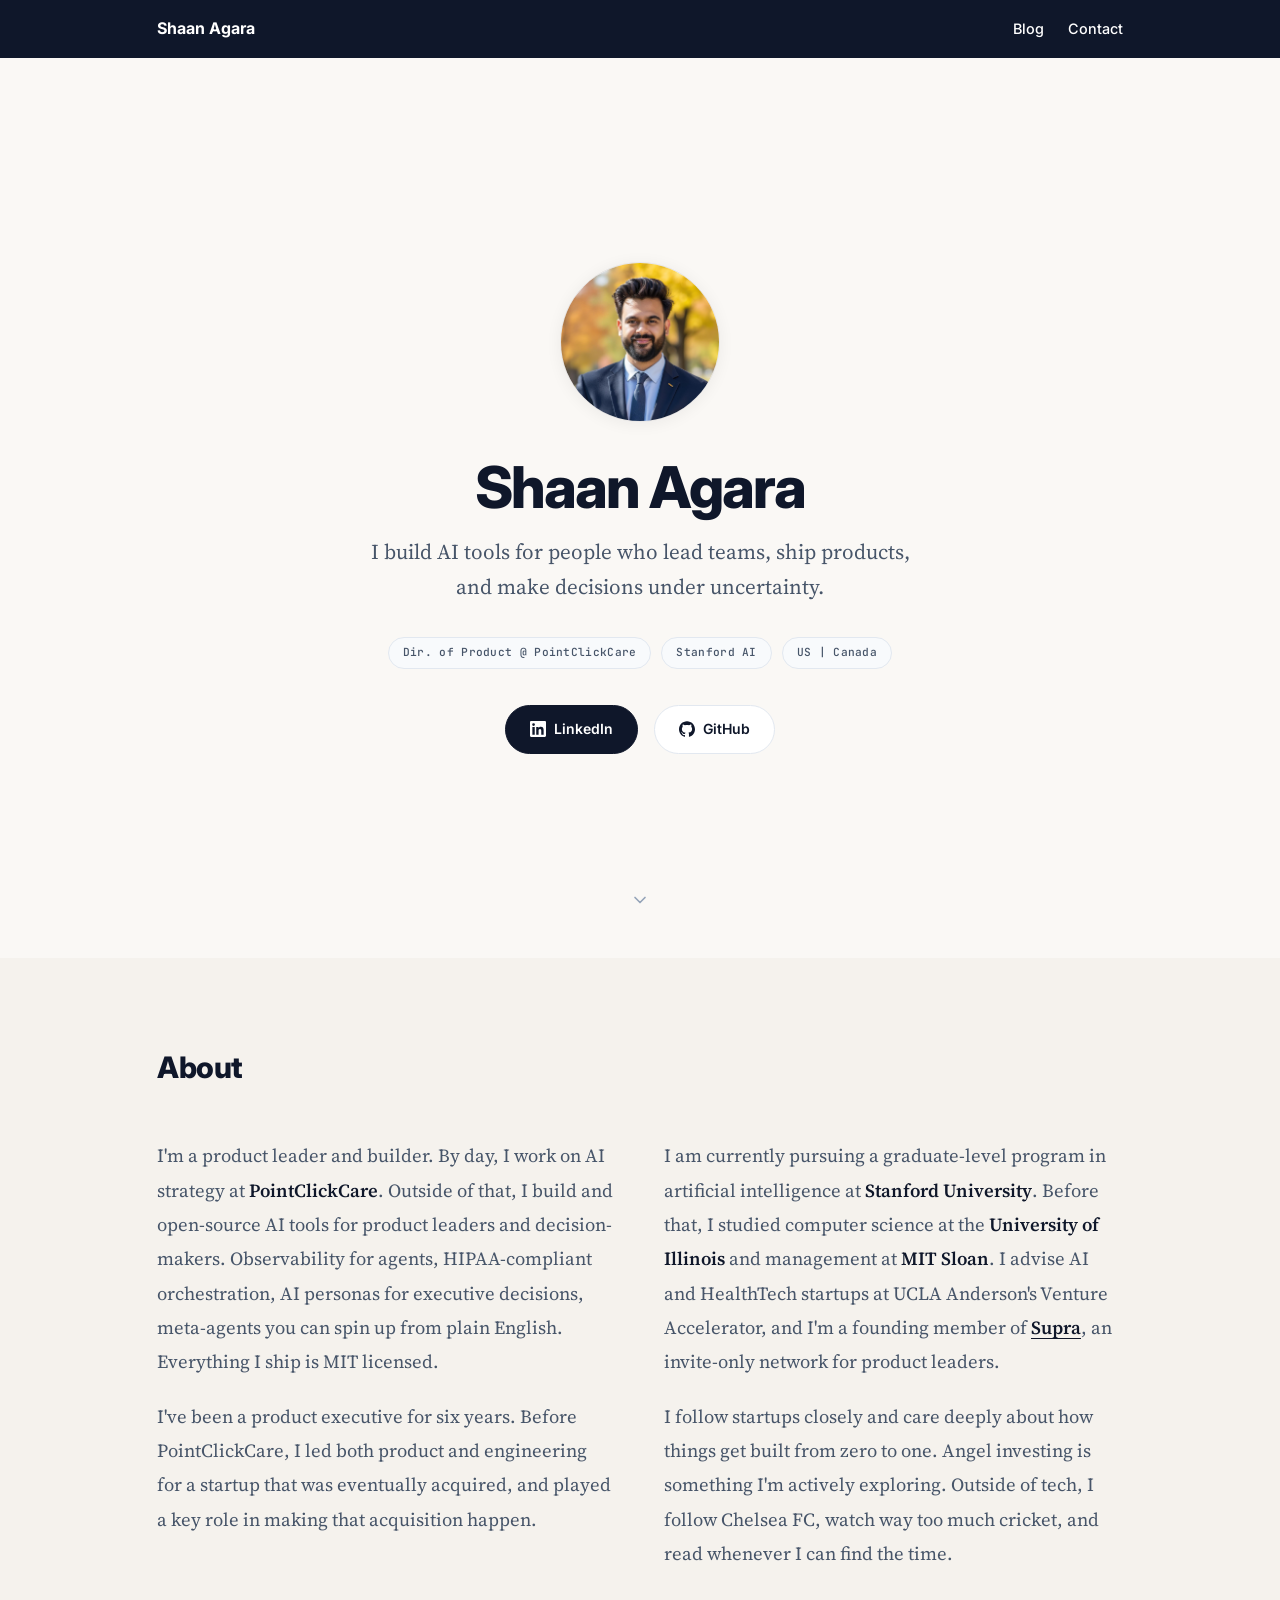
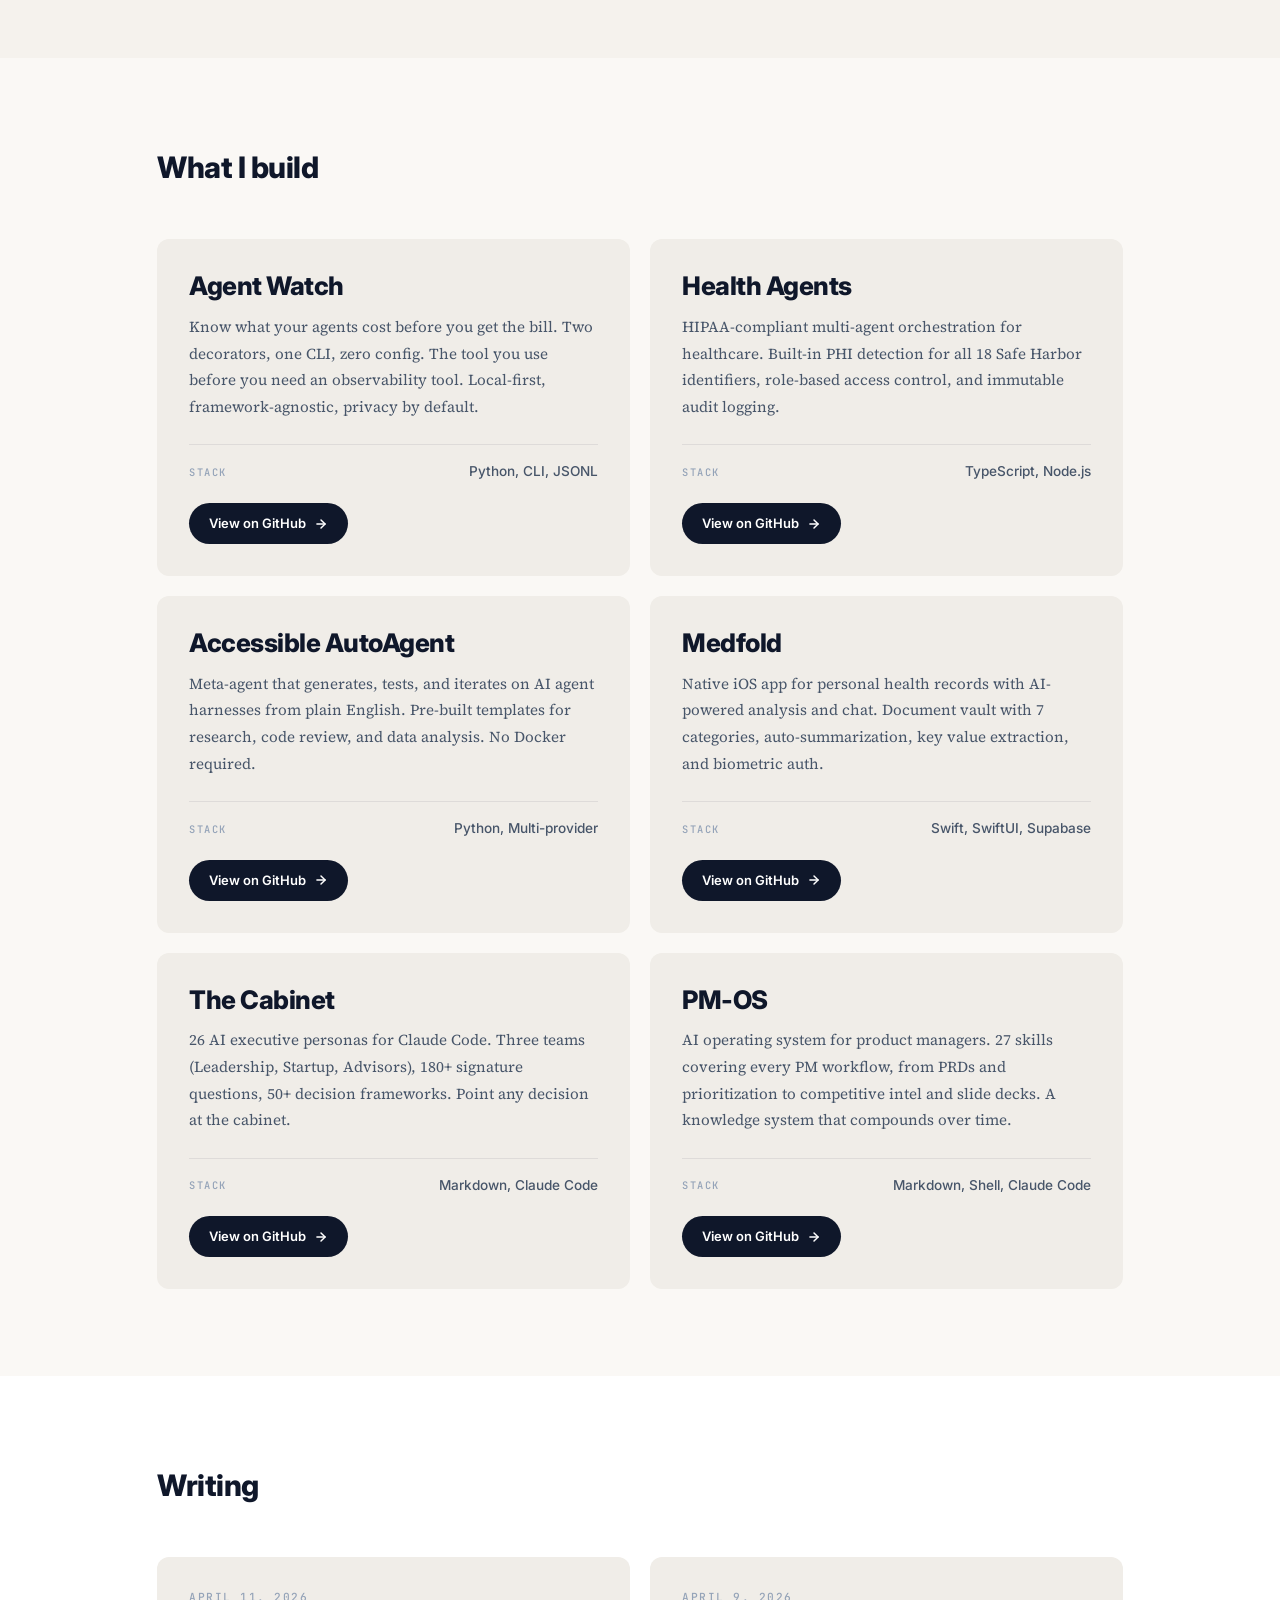
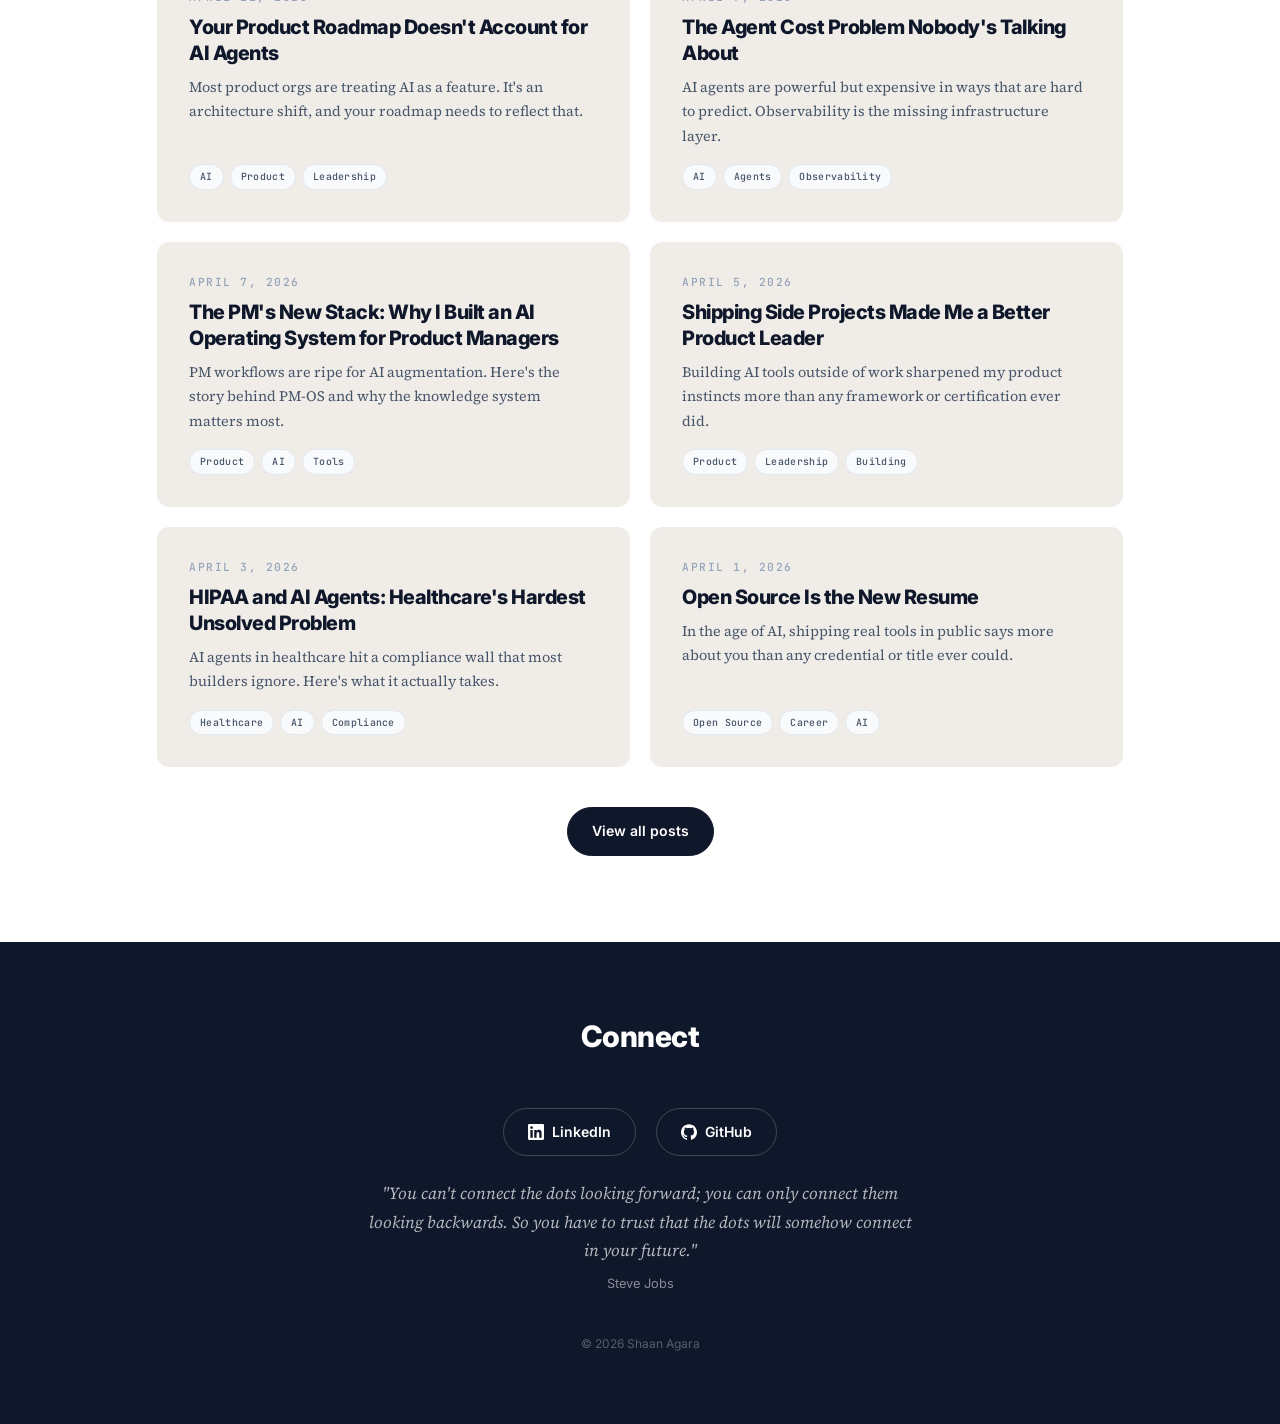
<file: index.html>
<!DOCTYPE html>
<html lang="en">
<head>
<meta charset="UTF-8">
<meta name="viewport" content="width=device-width, initial-scale=1.0">
<title>Shaan Agara</title>
<meta name="description" content="I build AI tools for people who lead teams, ship products, and make decisions under uncertainty.">
<meta property="og:title" content="Shaan Agara">
<meta property="og:description" content="I build AI tools for people who lead teams, ship products, and make decisions under uncertainty.">
<meta property="og:url" content="https://shaanagara.com">
<meta property="og:type" content="website">
<meta property="og:image" content="https://shaanagara.com/og-image.png">
<meta name="twitter:card" content="summary_large_image">
<meta name="twitter:title" content="Shaan Agara">
<meta name="twitter:description" content="I build AI tools for people who lead teams, ship products, and make decisions under uncertainty.">
<meta name="twitter:image" content="https://shaanagara.com/og-image.png">
<link rel="canonical" href="https://shaanagara.com/">
<link rel="preconnect" href="https://fonts.googleapis.com">
<link rel="preconnect" href="https://fonts.gstatic.com" crossorigin>
<link href="https://fonts.googleapis.com/css2?family=Inter:wght@400;500;600;700;800&family=JetBrains+Mono:wght@400;500&family=Source+Serif+4:ital,opsz,wght@0,8..60,400;0,8..60,500;0,8..60,600;1,8..60,400&display=swap" rel="stylesheet">
<link rel="icon" type="image/svg+xml" href="data:image/svg+xml,%3Csvg xmlns='http://www.w3.org/2000/svg' viewBox='0 0 32 32'%3E%3Ctext x='4' y='26' font-size='28'%3E%E2%9A%A1%3C/text%3E%3C/svg%3E">
<link rel="stylesheet" href="styles.css">
</head>
<body>

<!-- NAV -->
<nav class="site-nav">
  <a href="/" class="site-nav-brand">Shaan Agara</a>
  <div class="site-nav-links">
    <a href="/blog/" class="site-nav-link">Blog</a>
    <a href="/contact.html" class="site-nav-link">Contact</a>
  </div>
</nav>

<!-- HERO -->
<section class="hero bg-warm">
  <div class="hero-content">
    <img src="shaan-agara.jpeg" alt="Shaan Agara" class="headshot" loading="eager">
    <h1>Shaan Agara</h1>
    <p class="tagline">I build AI tools for people who lead teams, ship products, and make decisions under uncertainty.</p>
    <div class="pills">
      <span class="pill">Dir. of Product @ PointClickCare</span>
      <span class="pill">Stanford AI</span>
      <span class="pill">US | Canada</span>
    </div>
    <div class="hero-links">
      <a href="https://www.linkedin.com/in/shaan-agara/" class="hero-link" target="_blank" rel="noopener">
        <svg viewBox="0 0 24 24"><path d="M20.447 20.452h-3.554v-5.569c0-1.328-.027-3.037-1.852-3.037-1.853 0-2.136 1.445-2.136 2.939v5.667H9.351V9h3.414v1.561h.046c.477-.9 1.637-1.85 3.37-1.85 3.601 0 4.267 2.37 4.267 5.455v6.286zM5.337 7.433a2.062 2.062 0 01-2.063-2.065 2.064 2.064 0 112.063 2.065zm1.782 13.019H3.555V9h3.564v11.452zM22.225 0H1.771C.792 0 0 .774 0 1.729v20.542C0 23.227.792 24 1.771 24h20.451C23.2 24 24 23.227 24 22.271V1.729C24 .774 23.2 0 22.222 0h.003z"/></svg>
        LinkedIn
      </a>
      <a href="https://github.com/shaan-ad" class="hero-link secondary" target="_blank" rel="noopener">
        <svg viewBox="0 0 24 24"><path d="M12 .297c-6.63 0-12 5.373-12 12 0 5.303 3.438 9.8 8.205 11.385.6.113.82-.258.82-.577 0-.285-.01-1.04-.015-2.04-3.338.724-4.042-1.61-4.042-1.61C4.422 18.07 3.633 17.7 3.633 17.7c-1.087-.744.084-.729.084-.729 1.205.084 1.838 1.236 1.838 1.236 1.07 1.835 2.809 1.305 3.495.998.108-.776.417-1.305.76-1.605-2.665-.3-5.466-1.332-5.466-5.93 0-1.31.465-2.38 1.235-3.22-.135-.303-.54-1.523.105-3.176 0 0 1.005-.322 3.3 1.23.96-.267 1.98-.399 3-.405 1.02.006 2.04.138 3 .405 2.28-1.552 3.285-1.23 3.285-1.23.645 1.653.24 2.873.12 3.176.765.84 1.23 1.91 1.23 3.22 0 4.61-2.805 5.625-5.475 5.92.42.36.81 1.096.81 2.22 0 1.606-.015 2.896-.015 3.286 0 .315.21.69.825.57C20.565 22.092 24 17.592 24 12.297c0-6.627-5.373-12-12-12"/></svg>
        GitHub
      </a>
    </div>
  </div>
  <div class="scroll-hint">
    <svg viewBox="0 0 24 24"><polyline points="6 9 12 15 18 9"></polyline></svg>
  </div>
</section>

<hr class="section-divider">

<!-- ABOUT -->
<section class="section bg-cream about-section">
  <div class="container">
    <div class="section-label fade-in">About</div>
    <div class="about-grid fade-in">
      <div class="about">
        <p>I'm a product leader and builder. By day, I work on AI strategy at <strong>PointClickCare</strong>. Outside of that, I build and open-source AI tools for product leaders and decision-makers. Observability for agents, HIPAA-compliant orchestration, AI personas for executive decisions, meta-agents you can spin up from plain English. Everything I ship is MIT licensed.</p>
        <p>I've been a product executive for six years. Before PointClickCare, I led both product and engineering for a startup that was eventually acquired, and played a key role in making that acquisition happen.</p>
      </div>
      <div class="about">
        <p>I am currently pursuing a graduate-level program in artificial intelligence at <strong>Stanford University</strong>. Before that, I studied computer science at the <strong>University of Illinois</strong> and management at <strong>MIT Sloan</strong>. I advise AI and HealthTech startups at UCLA Anderson's Venture Accelerator, and I'm a founding member of <a href="https://joinsupra.com" target="_blank" rel="noopener">Supra</a>, an invite-only network for product leaders.</p>
        <p>I follow startups closely and care deeply about how things get built from zero to one. Angel investing is something I'm actively exploring. Outside of tech, I follow Chelsea FC, watch way too much cricket, and read whenever I can find the time.</p>
      </div>
    </div>
  </div>
</section>

<hr class="section-divider">

<!-- PROJECTS -->
<section class="section bg-warm">
  <div class="container">
    <div class="section-label fade-in">What I build</div>
    <div class="projects-grid">

      <div class="project-card fade-in">
        <div class="project-name">Agent Watch</div>
        <p class="project-desc">Know what your agents cost before you get the bill. Two decorators, one CLI, zero config. The tool you use before you need an observability tool. Local-first, framework-agnostic, privacy by default.</p>
        <div class="project-meta">
          <span class="project-meta-label">STACK</span>
          <span class="project-meta-value">Python, CLI, JSONL</span>
        </div>
        <a href="https://github.com/shaan-ad/agent-watch" class="project-cta" target="_blank" rel="noopener">
          View on GitHub <svg viewBox="0 0 24 24"><line x1="5" y1="12" x2="19" y2="12"></line><polyline points="12 5 19 12 12 19"></polyline></svg>
        </a>
      </div>

      <div class="project-card fade-in">
        <div class="project-name">Health Agents</div>
        <p class="project-desc">HIPAA-compliant multi-agent orchestration for healthcare. Built-in PHI detection for all 18 Safe Harbor identifiers, role-based access control, and immutable audit logging.</p>
        <div class="project-meta">
          <span class="project-meta-label">STACK</span>
          <span class="project-meta-value">TypeScript, Node.js</span>
        </div>
        <a href="https://github.com/shaan-ad/health-agents" class="project-cta" target="_blank" rel="noopener">
          View on GitHub <svg viewBox="0 0 24 24"><line x1="5" y1="12" x2="19" y2="12"></line><polyline points="12 5 19 12 12 19"></polyline></svg>
        </a>
      </div>

      <div class="project-card fade-in">
        <div class="project-name">Accessible AutoAgent</div>
        <p class="project-desc">Meta-agent that generates, tests, and iterates on AI agent harnesses from plain English. Pre-built templates for research, code review, and data analysis. No Docker required.</p>
        <div class="project-meta">
          <span class="project-meta-label">STACK</span>
          <span class="project-meta-value">Python, Multi-provider</span>
        </div>
        <a href="https://github.com/shaan-ad/accessible-autoagent" class="project-cta" target="_blank" rel="noopener">
          View on GitHub <svg viewBox="0 0 24 24"><line x1="5" y1="12" x2="19" y2="12"></line><polyline points="12 5 19 12 12 19"></polyline></svg>
        </a>
      </div>

      <div class="project-card fade-in">
        <div class="project-name">Medfold</div>
        <p class="project-desc">Native iOS app for personal health records with AI-powered analysis and chat. Document vault with 7 categories, auto-summarization, key value extraction, and biometric auth.</p>
        <div class="project-meta">
          <span class="project-meta-label">STACK</span>
          <span class="project-meta-value">Swift, SwiftUI, Supabase</span>
        </div>
        <a href="https://github.com/shaan-ad/Medfold" class="project-cta" target="_blank" rel="noopener">
          View on GitHub <svg viewBox="0 0 24 24"><line x1="5" y1="12" x2="19" y2="12"></line><polyline points="12 5 19 12 12 19"></polyline></svg>
        </a>
      </div>

      <div class="project-card fade-in">
        <div class="project-name">The Cabinet</div>
        <p class="project-desc">26 AI executive personas for Claude Code. Three teams (Leadership, Startup, Advisors), 180+ signature questions, 50+ decision frameworks. Point any decision at the cabinet.</p>
        <div class="project-meta">
          <span class="project-meta-label">STACK</span>
          <span class="project-meta-value">Markdown, Claude Code</span>
        </div>
        <a href="https://github.com/shaan-ad/the-cabinet" class="project-cta" target="_blank" rel="noopener">
          View on GitHub <svg viewBox="0 0 24 24"><line x1="5" y1="12" x2="19" y2="12"></line><polyline points="12 5 19 12 12 19"></polyline></svg>
        </a>
      </div>

      <div class="project-card fade-in">
        <div class="project-name">PM-OS</div>
        <p class="project-desc">AI operating system for product managers. 27 skills covering every PM workflow, from PRDs and prioritization to competitive intel and slide decks. A knowledge system that compounds over time.</p>
        <div class="project-meta">
          <span class="project-meta-label">STACK</span>
          <span class="project-meta-value">Markdown, Shell, Claude Code</span>
        </div>
        <a href="https://github.com/shaan-ad/pm-os" class="project-cta" target="_blank" rel="noopener">
          View on GitHub <svg viewBox="0 0 24 24"><line x1="5" y1="12" x2="19" y2="12"></line><polyline points="12 5 19 12 12 19"></polyline></svg>
        </a>
      </div>

    </div>
  </div>
</section>

<hr class="section-divider">

<!-- WRITING -->
<section class="section">
  <div class="container">
    <div class="section-label fade-in">Writing</div>
    <div class="blog-grid">

      <a href="blog/your-product-roadmap-ai-agents" class="blog-card fade-in">
        <span class="blog-card-date">April 11, 2026</span>
        <span class="blog-card-title">Your Product Roadmap Doesn't Account for AI Agents</span>
        <span class="blog-card-excerpt">Most product orgs are treating AI as a feature. It's an architecture shift, and your roadmap needs to reflect that.</span>
        <span class="blog-card-tags">
          <span class="blog-card-tag">AI</span>
          <span class="blog-card-tag">Product</span>
          <span class="blog-card-tag">Leadership</span>
        </span>
      </a>

      <a href="blog/agent-cost-problem" class="blog-card fade-in">
        <span class="blog-card-date">April 9, 2026</span>
        <span class="blog-card-title">The Agent Cost Problem Nobody's Talking About</span>
        <span class="blog-card-excerpt">AI agents are powerful but expensive in ways that are hard to predict. Observability is the missing infrastructure layer.</span>
        <span class="blog-card-tags">
          <span class="blog-card-tag">AI</span>
          <span class="blog-card-tag">Agents</span>
          <span class="blog-card-tag">Observability</span>
        </span>
      </a>

      <a href="blog/pm-new-stack-ai-os" class="blog-card fade-in">
        <span class="blog-card-date">April 7, 2026</span>
        <span class="blog-card-title">The PM's New Stack: Why I Built an AI Operating System for Product Managers</span>
        <span class="blog-card-excerpt">PM workflows are ripe for AI augmentation. Here's the story behind PM-OS and why the knowledge system matters most.</span>
        <span class="blog-card-tags">
          <span class="blog-card-tag">Product</span>
          <span class="blog-card-tag">AI</span>
          <span class="blog-card-tag">Tools</span>
        </span>
      </a>

      <a href="blog/shipping-side-projects" class="blog-card fade-in">
        <span class="blog-card-date">April 5, 2026</span>
        <span class="blog-card-title">Shipping Side Projects Made Me a Better Product Leader</span>
        <span class="blog-card-excerpt">Building AI tools outside of work sharpened my product instincts more than any framework or certification ever did.</span>
        <span class="blog-card-tags">
          <span class="blog-card-tag">Product</span>
          <span class="blog-card-tag">Leadership</span>
          <span class="blog-card-tag">Building</span>
        </span>
      </a>

      <a href="blog/hipaa-ai-agents" class="blog-card fade-in">
        <span class="blog-card-date">April 3, 2026</span>
        <span class="blog-card-title">HIPAA and AI Agents: Healthcare's Hardest Unsolved Problem</span>
        <span class="blog-card-excerpt">AI agents in healthcare hit a compliance wall that most builders ignore. Here's what it actually takes.</span>
        <span class="blog-card-tags">
          <span class="blog-card-tag">Healthcare</span>
          <span class="blog-card-tag">AI</span>
          <span class="blog-card-tag">Compliance</span>
        </span>
      </a>

      <a href="blog/open-source-new-resume" class="blog-card fade-in">
        <span class="blog-card-date">April 1, 2026</span>
        <span class="blog-card-title">Open Source Is the New Resume</span>
        <span class="blog-card-excerpt">In the age of AI, shipping real tools in public says more about you than any credential or title ever could.</span>
        <span class="blog-card-tags">
          <span class="blog-card-tag">Open Source</span>
          <span class="blog-card-tag">Career</span>
          <span class="blog-card-tag">AI</span>
        </span>
      </a>

    </div>
    <div class="writing-cta fade-in">
      <a href="blog/" class="hero-link">View all posts</a>
    </div>
  </div>
</section>

<!-- FOOTER -->
<footer class="footer">
  <div class="container">
    <div class="section-label">Connect</div>
    <div class="footer-links">
      <a href="https://www.linkedin.com/in/shaan-agara/" class="footer-link" target="_blank" rel="noopener">
        <svg viewBox="0 0 24 24"><path d="M20.447 20.452h-3.554v-5.569c0-1.328-.027-3.037-1.852-3.037-1.853 0-2.136 1.445-2.136 2.939v5.667H9.351V9h3.414v1.561h.046c.477-.9 1.637-1.85 3.37-1.85 3.601 0 4.267 2.37 4.267 5.455v6.286zM5.337 7.433a2.062 2.062 0 01-2.063-2.065 2.064 2.064 0 112.063 2.065zm1.782 13.019H3.555V9h3.564v11.452zM22.225 0H1.771C.792 0 0 .774 0 1.729v20.542C0 23.227.792 24 1.771 24h20.451C23.2 24 24 23.227 24 22.271V1.729C24 .774 23.2 0 22.222 0h.003z"/></svg>
        LinkedIn
      </a>
      <a href="https://github.com/shaan-ad" class="footer-link" target="_blank" rel="noopener">
        <svg viewBox="0 0 24 24"><path d="M12 .297c-6.63 0-12 5.373-12 12 0 5.303 3.438 9.8 8.205 11.385.6.113.82-.258.82-.577 0-.285-.01-1.04-.015-2.04-3.338.724-4.042-1.61-4.042-1.61C4.422 18.07 3.633 17.7 3.633 17.7c-1.087-.744.084-.729.084-.729 1.205.084 1.838 1.236 1.838 1.236 1.07 1.835 2.809 1.305 3.495.998.108-.776.417-1.305.76-1.605-2.665-.3-5.466-1.332-5.466-5.93 0-1.31.465-2.38 1.235-3.22-.135-.303-.54-1.523.105-3.176 0 0 1.005-.322 3.3 1.23.96-.267 1.98-.399 3-.405 1.02.006 2.04.138 3 .405 2.28-1.552 3.285-1.23 3.285-1.23.645 1.653.24 2.873.12 3.176.765.84 1.23 1.91 1.23 3.22 0 4.61-2.805 5.625-5.475 5.92.42.36.81 1.096.81 2.22 0 1.606-.015 2.896-.015 3.286 0 .315.21.69.825.57C20.565 22.092 24 17.592 24 12.297c0-6.627-5.373-12-12-12" fill="currentColor"/></svg>
        GitHub
      </a>
    </div>
    <p class="footer-quote">"You can't connect the dots looking forward; you can only connect them looking backwards. So you have to trust that the dots will somehow connect in your future."</p>
    <p class="footer-quote-attr">Steve Jobs</p>
    <p class="footer-copy">&copy; 2026 Shaan Agara</p>
  </div>
</footer>

<script>
const observer = new IntersectionObserver((entries) => {
  entries.forEach(entry => {
    if (entry.isIntersecting) {
      entry.target.classList.add('visible');
      observer.unobserve(entry.target);
    }
  });
}, { threshold: 0.1, rootMargin: '0px 0px -40px 0px' });

document.querySelectorAll('.fade-in').forEach(el => observer.observe(el));
</script>

</body>
</html>
</file>
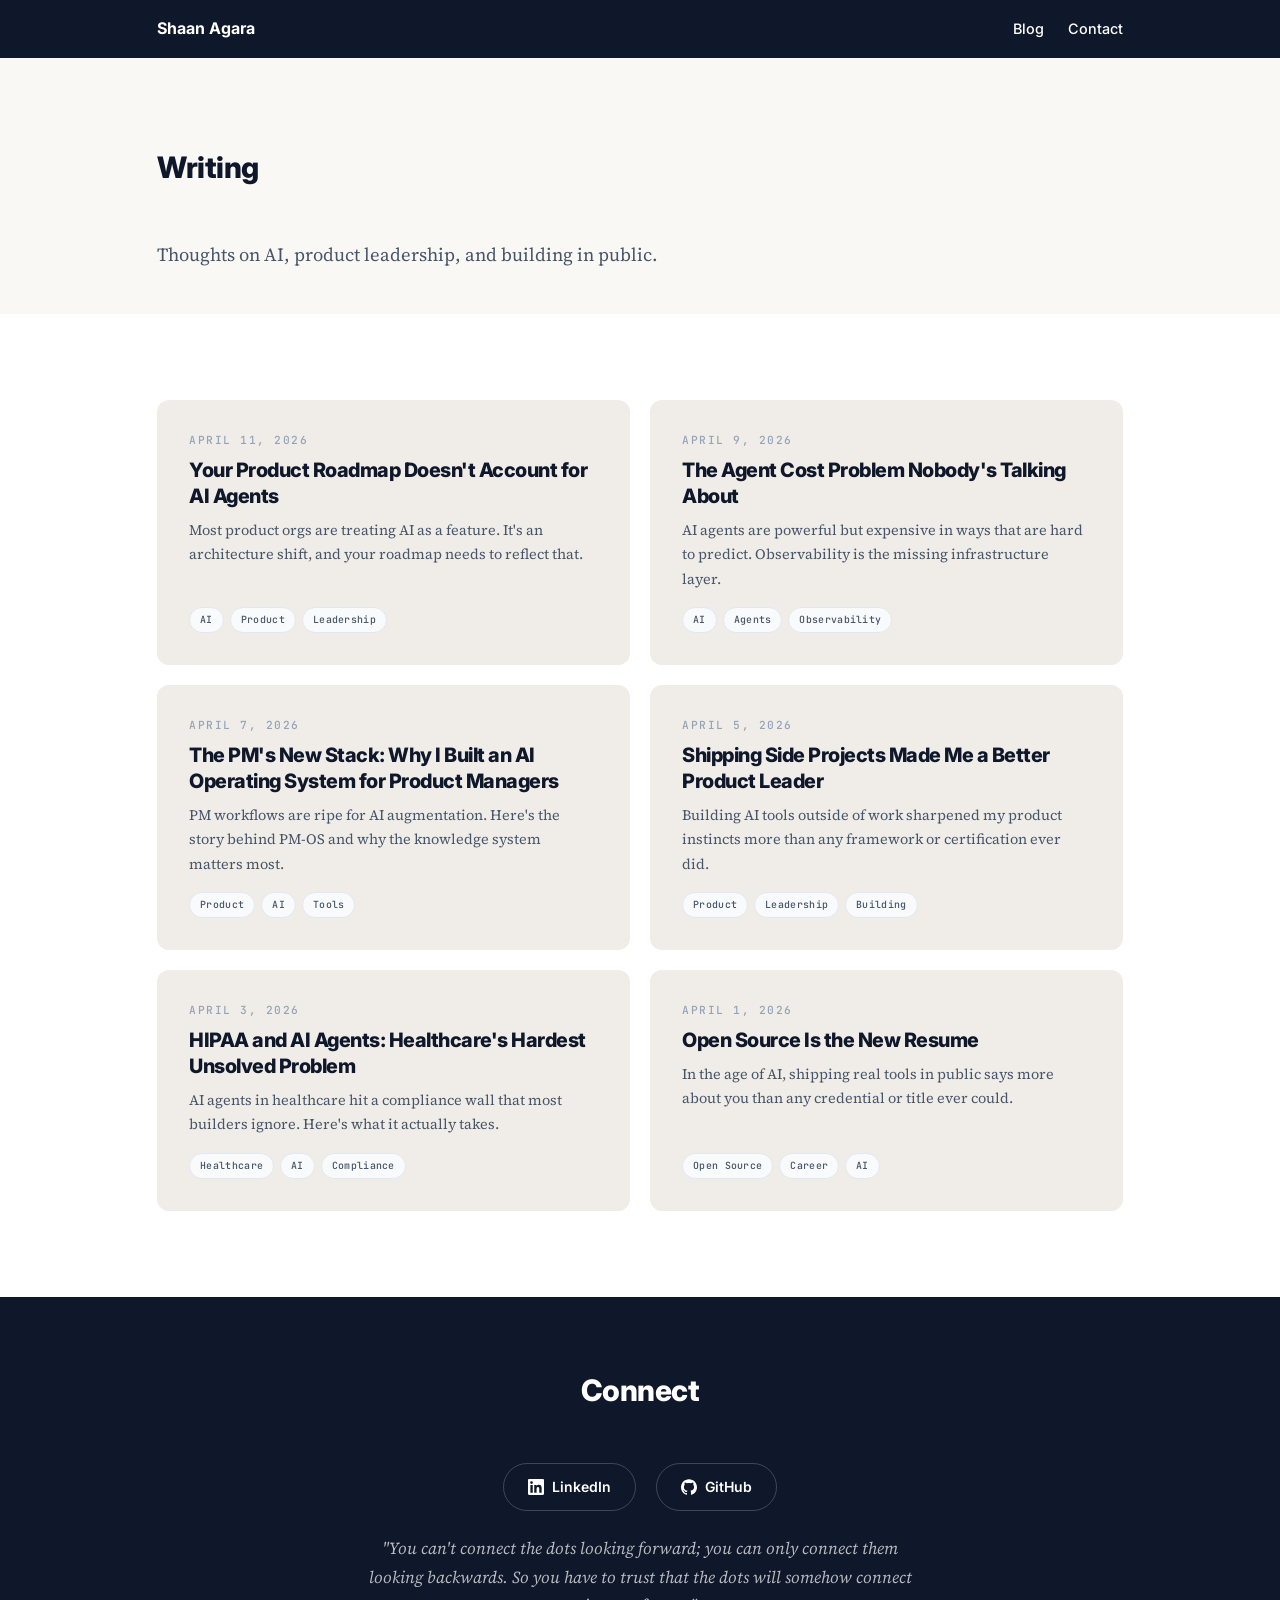
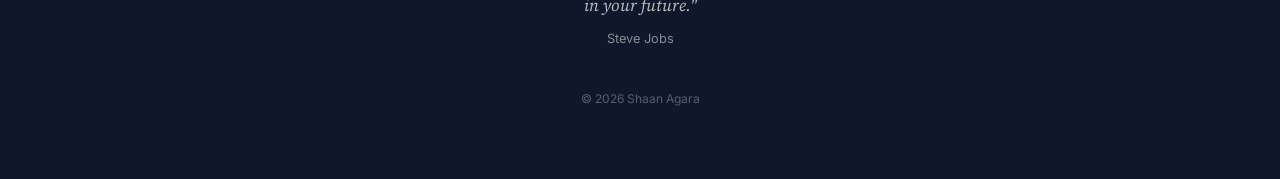
<file: blog/index.html>
<!DOCTYPE html>
<html lang="en">
<head>
<meta charset="UTF-8">
<meta name="viewport" content="width=device-width, initial-scale=1.0">
<title>Blog | Shaan Agara</title>
<meta name="description" content="Articles on AI, product management, and leadership by Shaan Agara.">
<meta property="og:title" content="Blog | Shaan Agara">
<meta property="og:description" content="Articles on AI, product management, and leadership by Shaan Agara.">
<meta property="og:url" content="https://shaanagara.com/blog/">
<meta property="og:type" content="website">
<meta property="og:image" content="https://shaanagara.com/og-image.png">
<meta name="twitter:card" content="summary_large_image">
<meta name="twitter:title" content="Blog | Shaan Agara">
<meta name="twitter:description" content="Articles on AI, product management, and leadership by Shaan Agara.">
<meta name="twitter:image" content="https://shaanagara.com/og-image.png">
<link rel="canonical" href="https://shaanagara.com/blog/">
<link rel="preconnect" href="https://fonts.googleapis.com">
<link rel="preconnect" href="https://fonts.gstatic.com" crossorigin>
<link href="https://fonts.googleapis.com/css2?family=Inter:wght@400;500;600;700;800&family=JetBrains+Mono:wght@400;500&family=Source+Serif+4:ital,opsz,wght@0,8..60,400;0,8..60,500;0,8..60,600;1,8..60,400&display=swap" rel="stylesheet">
<link rel="icon" type="image/svg+xml" href="data:image/svg+xml,%3Csvg xmlns='http://www.w3.org/2000/svg' viewBox='0 0 32 32'%3E%3Ctext x='4' y='26' font-size='28'%3E%E2%9A%A1%3C/text%3E%3C/svg%3E">
<link rel="stylesheet" href="../styles.css">
</head>
<body>

<!-- NAV -->
<nav class="site-nav">
  <a href="../" class="site-nav-brand">Shaan Agara</a>
  <div class="site-nav-links">
    <a href="./" class="site-nav-link">Blog</a>
    <a href="../contact.html" class="site-nav-link">Contact</a>
  </div>
</nav>

<!-- HEADER -->
<section class="blog-header bg-warm">
  <div class="container">
    <div class="section-label">Writing</div>
    <p class="blog-header-subtitle">Thoughts on AI, product leadership, and building in public.</p>
  </div>
</section>

<!-- POSTS -->
<section class="section">
  <div class="container">
    <div class="blog-grid">

      <a href="your-product-roadmap-ai-agents" class="blog-card fade-in">
        <span class="blog-card-date">April 11, 2026</span>
        <span class="blog-card-title">Your Product Roadmap Doesn't Account for AI Agents</span>
        <span class="blog-card-excerpt">Most product orgs are treating AI as a feature. It's an architecture shift, and your roadmap needs to reflect that.</span>
        <span class="blog-card-tags">
          <span class="blog-card-tag">AI</span>
          <span class="blog-card-tag">Product</span>
          <span class="blog-card-tag">Leadership</span>
        </span>
      </a>

      <a href="agent-cost-problem" class="blog-card fade-in">
        <span class="blog-card-date">April 9, 2026</span>
        <span class="blog-card-title">The Agent Cost Problem Nobody's Talking About</span>
        <span class="blog-card-excerpt">AI agents are powerful but expensive in ways that are hard to predict. Observability is the missing infrastructure layer.</span>
        <span class="blog-card-tags">
          <span class="blog-card-tag">AI</span>
          <span class="blog-card-tag">Agents</span>
          <span class="blog-card-tag">Observability</span>
        </span>
      </a>

      <a href="pm-new-stack-ai-os" class="blog-card fade-in">
        <span class="blog-card-date">April 7, 2026</span>
        <span class="blog-card-title">The PM's New Stack: Why I Built an AI Operating System for Product Managers</span>
        <span class="blog-card-excerpt">PM workflows are ripe for AI augmentation. Here's the story behind PM-OS and why the knowledge system matters most.</span>
        <span class="blog-card-tags">
          <span class="blog-card-tag">Product</span>
          <span class="blog-card-tag">AI</span>
          <span class="blog-card-tag">Tools</span>
        </span>
      </a>

      <a href="shipping-side-projects" class="blog-card fade-in">
        <span class="blog-card-date">April 5, 2026</span>
        <span class="blog-card-title">Shipping Side Projects Made Me a Better Product Leader</span>
        <span class="blog-card-excerpt">Building AI tools outside of work sharpened my product instincts more than any framework or certification ever did.</span>
        <span class="blog-card-tags">
          <span class="blog-card-tag">Product</span>
          <span class="blog-card-tag">Leadership</span>
          <span class="blog-card-tag">Building</span>
        </span>
      </a>

      <a href="hipaa-ai-agents" class="blog-card fade-in">
        <span class="blog-card-date">April 3, 2026</span>
        <span class="blog-card-title">HIPAA and AI Agents: Healthcare's Hardest Unsolved Problem</span>
        <span class="blog-card-excerpt">AI agents in healthcare hit a compliance wall that most builders ignore. Here's what it actually takes.</span>
        <span class="blog-card-tags">
          <span class="blog-card-tag">Healthcare</span>
          <span class="blog-card-tag">AI</span>
          <span class="blog-card-tag">Compliance</span>
        </span>
      </a>

      <a href="open-source-new-resume" class="blog-card fade-in">
        <span class="blog-card-date">April 1, 2026</span>
        <span class="blog-card-title">Open Source Is the New Resume</span>
        <span class="blog-card-excerpt">In the age of AI, shipping real tools in public says more about you than any credential or title ever could.</span>
        <span class="blog-card-tags">
          <span class="blog-card-tag">Open Source</span>
          <span class="blog-card-tag">Career</span>
          <span class="blog-card-tag">AI</span>
        </span>
      </a>

    </div>
  </div>
</section>

<!-- FOOTER -->
<footer class="footer">
  <div class="container">
    <div class="section-label">Connect</div>
    <div class="footer-links">
      <a href="https://www.linkedin.com/in/shaan-agara/" class="footer-link" target="_blank" rel="noopener">
        <svg viewBox="0 0 24 24"><path d="M20.447 20.452h-3.554v-5.569c0-1.328-.027-3.037-1.852-3.037-1.853 0-2.136 1.445-2.136 2.939v5.667H9.351V9h3.414v1.561h.046c.477-.9 1.637-1.85 3.37-1.85 3.601 0 4.267 2.37 4.267 5.455v6.286zM5.337 7.433a2.062 2.062 0 01-2.063-2.065 2.064 2.064 0 112.063 2.065zm1.782 13.019H3.555V9h3.564v11.452zM22.225 0H1.771C.792 0 0 .774 0 1.729v20.542C0 23.227.792 24 1.771 24h20.451C23.2 24 24 23.227 24 22.271V1.729C24 .774 23.2 0 22.222 0h.003z"/></svg>
        LinkedIn
      </a>
      <a href="https://github.com/shaan-ad" class="footer-link" target="_blank" rel="noopener">
        <svg viewBox="0 0 24 24"><path d="M12 .297c-6.63 0-12 5.373-12 12 0 5.303 3.438 9.8 8.205 11.385.6.113.82-.258.82-.577 0-.285-.01-1.04-.015-2.04-3.338.724-4.042-1.61-4.042-1.61C4.422 18.07 3.633 17.7 3.633 17.7c-1.087-.744.084-.729.084-.729 1.205.084 1.838 1.236 1.838 1.236 1.07 1.835 2.809 1.305 3.495.998.108-.776.417-1.305.76-1.605-2.665-.3-5.466-1.332-5.466-5.93 0-1.31.465-2.38 1.235-3.22-.135-.303-.54-1.523.105-3.176 0 0 1.005-.322 3.3 1.23.96-.267 1.98-.399 3-.405 1.02.006 2.04.138 3 .405 2.28-1.552 3.285-1.23 3.285-1.23.645 1.653.24 2.873.12 3.176.765.84 1.23 1.91 1.23 3.22 0 4.61-2.805 5.625-5.475 5.92.42.36.81 1.096.81 2.22 0 1.606-.015 2.896-.015 3.286 0 .315.21.69.825.57C20.565 22.092 24 17.592 24 12.297c0-6.627-5.373-12-12-12" fill="currentColor"/></svg>
        GitHub
      </a>
    </div>
    <p class="footer-quote">"You can't connect the dots looking forward; you can only connect them looking backwards. So you have to trust that the dots will somehow connect in your future."</p>
    <p class="footer-quote-attr">Steve Jobs</p>
    <p class="footer-copy">&copy; 2026 Shaan Agara</p>
  </div>
</footer>

<script>
const observer = new IntersectionObserver((entries) => {
  entries.forEach(entry => {
    if (entry.isIntersecting) {
      entry.target.classList.add('visible');
      observer.unobserve(entry.target);
    }
  });
}, { threshold: 0.1, rootMargin: '0px 0px -40px 0px' });
document.querySelectorAll('.fade-in').forEach(el => observer.observe(el));
</script>

</body>
</html>
</file>
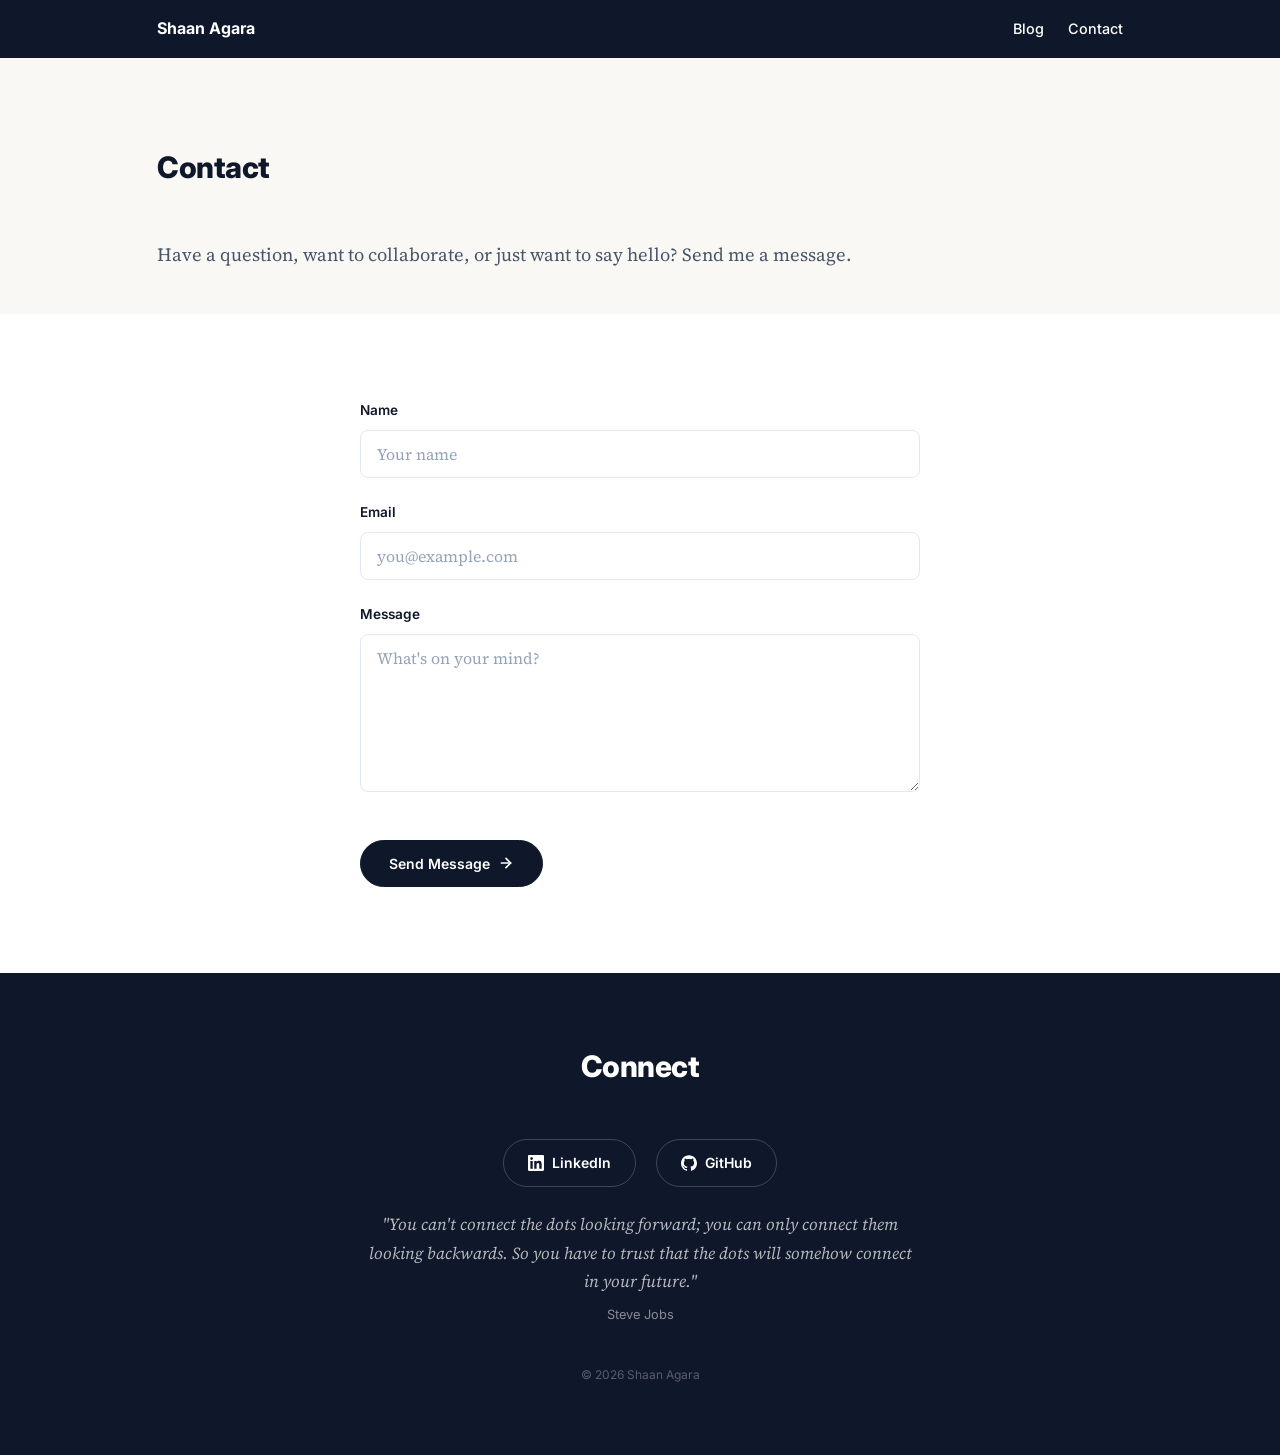
<file: contact.html>
<!DOCTYPE html>
<html lang="en">
<head>
<meta charset="UTF-8">
<meta name="viewport" content="width=device-width, initial-scale=1.0">
<title>Contact | Shaan Agara</title>
<meta name="description" content="Get in touch with Shaan Agara. Send a message about AI, product leadership, open-source collaboration, or anything else.">
<meta property="og:title" content="Contact | Shaan Agara">
<meta property="og:description" content="Get in touch with Shaan Agara. Send a message about AI, product leadership, open-source collaboration, or anything else.">
<meta property="og:url" content="https://shaanagara.com/contact.html">
<meta property="og:type" content="website">
<meta property="og:image" content="https://shaanagara.com/og-image.png">
<meta name="twitter:card" content="summary_large_image">
<meta name="twitter:title" content="Contact | Shaan Agara">
<meta name="twitter:description" content="Get in touch with Shaan Agara. Send a message about AI, product leadership, open-source collaboration, or anything else.">
<meta name="twitter:image" content="https://shaanagara.com/og-image.png">
<link rel="canonical" href="https://shaanagara.com/contact.html">
<link rel="preconnect" href="https://fonts.googleapis.com">
<link rel="preconnect" href="https://fonts.gstatic.com" crossorigin>
<link href="https://fonts.googleapis.com/css2?family=Inter:wght@400;500;600;700;800&family=JetBrains+Mono:wght@400;500&family=Source+Serif+4:ital,opsz,wght@0,8..60,400;0,8..60,500;0,8..60,600;1,8..60,400&display=swap" rel="stylesheet">
<link rel="icon" type="image/svg+xml" href="data:image/svg+xml,%3Csvg xmlns='http://www.w3.org/2000/svg' viewBox='0 0 32 32'%3E%3Ctext x='4' y='26' font-size='28'%3E%E2%9A%A1%3C/text%3E%3C/svg%3E">
<link rel="stylesheet" href="styles.css">
<script src="https://web3forms.com/client/script.js" async defer></script>
</head>
<body>

<!-- NAV -->
<nav class="site-nav">
  <a href="/" class="site-nav-brand">Shaan Agara</a>
  <div class="site-nav-links">
    <a href="/blog/" class="site-nav-link">Blog</a>
    <a href="/contact.html" class="site-nav-link">Contact</a>
  </div>
</nav>

<!-- HEADER -->
<section class="contact-header bg-warm">
  <div class="container">
    <div class="section-label">Contact</div>
    <p class="blog-header-subtitle">Have a question, want to collaborate, or just want to say hello? Send me a message.</p>
  </div>
</section>

<!-- FORM -->
<section class="section">
  <div class="container">
    <div class="contact-form-wrapper">
      <form action="https://api.web3forms.com/submit" method="POST" class="contact-form" id="contact-form">
        <input type="hidden" name="access_key" value="f45e1ec3-a1ef-4edb-92d4-cdad23d0bfe9">
        <input type="hidden" name="subject" value="New message from shaanagara.com">
        <input type="hidden" name="from_name" value="shaanagara.com Contact Form">
        <input type="checkbox" name="botcheck" class="hidden" style="display: none;">

        <div class="form-group">
          <label for="name" class="form-label">Name</label>
          <input type="text" name="name" id="name" class="form-input" placeholder="Your name" required>
        </div>

        <div class="form-group">
          <label for="email" class="form-label">Email</label>
          <input type="email" name="email" id="email" class="form-input" placeholder="you@example.com" required>
        </div>

        <div class="form-group">
          <label for="message" class="form-label">Message</label>
          <textarea name="message" id="message" class="form-input form-textarea" placeholder="What's on your mind?" rows="6" required></textarea>
        </div>

        <div class="form-group">
          <div class="h-captcha" data-captcha="true"></div>
        </div>

        <button type="submit" class="form-submit">
          Send Message
          <svg viewBox="0 0 24 24" width="16" height="16" fill="none" stroke="currentColor" stroke-width="2.5" stroke-linecap="round" stroke-linejoin="round"><line x1="5" y1="12" x2="19" y2="12"></line><polyline points="12 5 19 12 12 19"></polyline></svg>
        </button>
      </form>

      <div class="contact-success" id="contact-success" style="display: none;">
        <div class="success-icon">&#10003;</div>
        <h2>Message sent</h2>
        <p>Thanks for reaching out. I'll get back to you as soon as I can.</p>
        <a href="/" class="hero-link secondary" style="margin-top: 24px;">Back to home</a>
      </div>
    </div>
  </div>
</section>

<!-- FOOTER -->
<footer class="footer">
  <div class="container">
    <div class="section-label">Connect</div>
    <div class="footer-links">
      <a href="https://www.linkedin.com/in/shaan-agara/" class="footer-link" target="_blank" rel="noopener">
        <svg viewBox="0 0 24 24"><path d="M20.447 20.452h-3.554v-5.569c0-1.328-.027-3.037-1.852-3.037-1.853 0-2.136 1.445-2.136 2.939v5.667H9.351V9h3.414v1.561h.046c.477-.9 1.637-1.85 3.37-1.85 3.601 0 4.267 2.37 4.267 5.455v6.286zM5.337 7.433a2.062 2.062 0 01-2.063-2.065 2.064 2.064 0 112.063 2.065zm1.782 13.019H3.555V9h3.564v11.452zM22.225 0H1.771C.792 0 0 .774 0 1.729v20.542C0 23.227.792 24 1.771 24h20.451C23.2 24 24 23.227 24 22.271V1.729C24 .774 23.2 0 22.222 0h.003z"/></svg>
        LinkedIn
      </a>
      <a href="https://github.com/shaan-ad" class="footer-link" target="_blank" rel="noopener">
        <svg viewBox="0 0 24 24"><path d="M12 .297c-6.63 0-12 5.373-12 12 0 5.303 3.438 9.8 8.205 11.385.6.113.82-.258.82-.577 0-.285-.01-1.04-.015-2.04-3.338.724-4.042-1.61-4.042-1.61C4.422 18.07 3.633 17.7 3.633 17.7c-1.087-.744.084-.729.084-.729 1.205.084 1.838 1.236 1.838 1.236 1.07 1.835 2.809 1.305 3.495.998.108-.776.417-1.305.76-1.605-2.665-.3-5.466-1.332-5.466-5.93 0-1.31.465-2.38 1.235-3.22-.135-.303-.54-1.523.105-3.176 0 0 1.005-.322 3.3 1.23.96-.267 1.98-.399 3-.405 1.02.006 2.04.138 3 .405 2.28-1.552 3.285-1.23 3.285-1.23.645 1.653.24 2.873.12 3.176.765.84 1.23 1.91 1.23 3.22 0 4.61-2.805 5.625-5.475 5.92.42.36.81 1.096.81 2.22 0 1.606-.015 2.896-.015 3.286 0 .315.21.69.825.57C20.565 22.092 24 17.592 24 12.297c0-6.627-5.373-12-12-12" fill="currentColor"/></svg>
        GitHub
      </a>
    </div>
    <p class="footer-quote">"You can't connect the dots looking forward; you can only connect them looking backwards. So you have to trust that the dots will somehow connect in your future."</p>
    <p class="footer-quote-attr">Steve Jobs</p>
    <p class="footer-copy">&copy; 2026 Shaan Agara</p>
  </div>
</footer>

<script>
const form = document.getElementById('contact-form');
const successDiv = document.getElementById('contact-success');

form.addEventListener('submit', async function(e) {
  e.preventDefault();
  const formData = new FormData(form);
  const submitBtn = form.querySelector('.form-submit');
  submitBtn.disabled = true;
  submitBtn.textContent = 'Sending...';

  try {
    const response = await fetch('https://api.web3forms.com/submit', {
      method: 'POST',
      body: formData
    });
    const data = await response.json();
    if (data.success) {
      form.style.display = 'none';
      successDiv.style.display = 'flex';
    } else {
      submitBtn.disabled = false;
      submitBtn.textContent = 'Send Message';
      alert('Something went wrong. Please try again.');
    }
  } catch (err) {
    submitBtn.disabled = false;
    submitBtn.textContent = 'Send Message';
    alert('Something went wrong. Please try again.');
  }
});
</script>

</body>
</html>
</file>
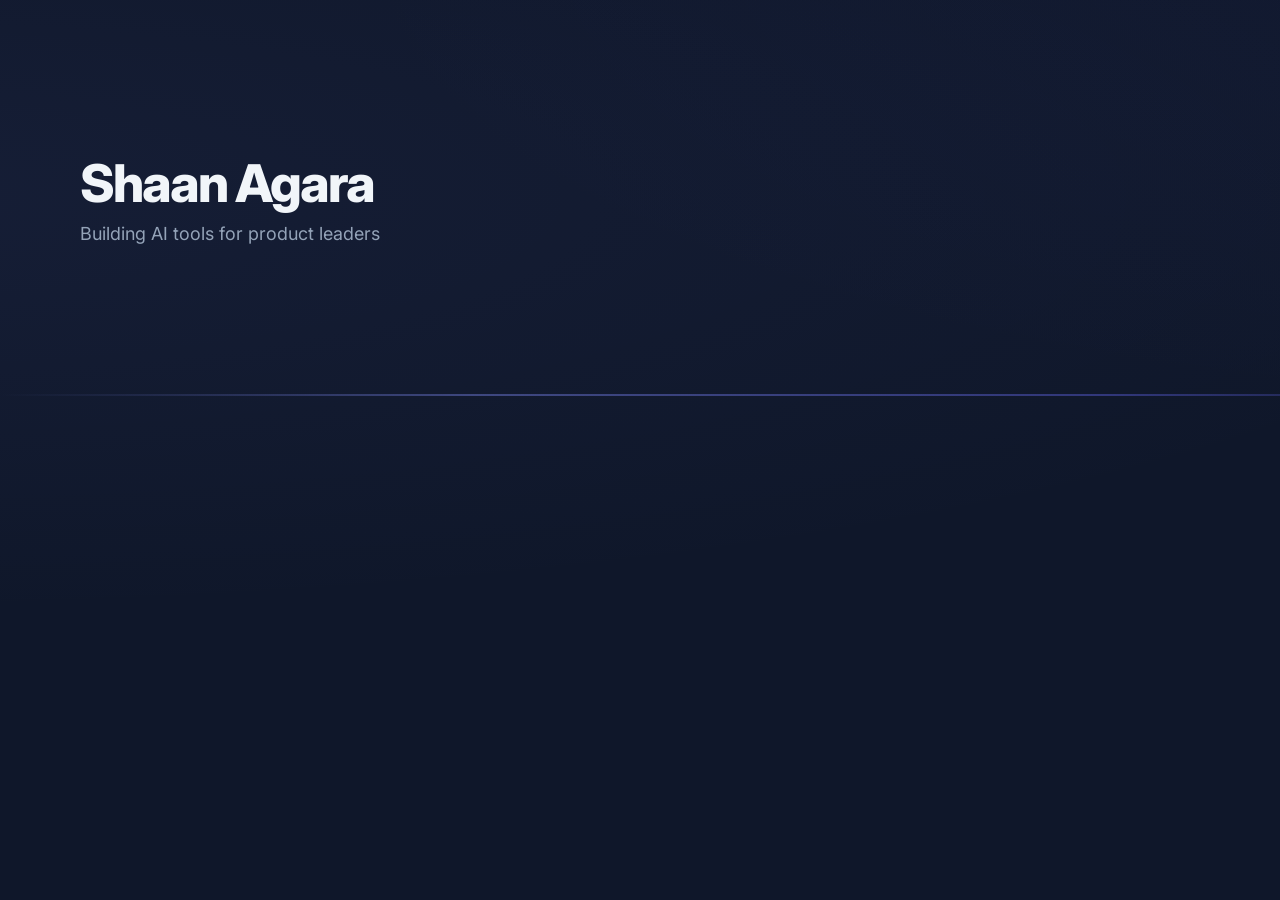
<file: linkedin-banner.html>
<!DOCTYPE html>
<html lang="en">
<head>
<meta charset="UTF-8">
<meta name="viewport" content="width=1584">
<title>LinkedIn Banner</title>
<link rel="preconnect" href="https://fonts.googleapis.com">
<link rel="preconnect" href="https://fonts.gstatic.com" crossorigin>
<link href="https://fonts.googleapis.com/css2?family=Inter:wght@400;500;700;800&family=JetBrains+Mono:wght@400;500&display=swap" rel="stylesheet">
<style>
* { margin: 0; padding: 0; box-sizing: border-box; }
body {
  width: 1584px;
  height: 396px;
  background: #0f172a;
  font-family: 'Inter', sans-serif;
  -webkit-font-smoothing: antialiased;
  overflow: hidden;
  position: relative;
}
/* Subtle gradient accent */
body::before {
  content: '';
  position: absolute;
  top: -100%;
  left: -50%;
  width: 200%;
  height: 300%;
  background:
    radial-gradient(ellipse at 20% 50%, rgba(129,140,248,0.06), transparent 50%),
    radial-gradient(ellipse at 80% 30%, rgba(99,102,241,0.04), transparent 40%);
}
.container {
  position: relative;
  z-index: 1;
  display: flex;
  align-items: center;
  justify-content: space-between;
  height: 100%;
  padding: 0 80px;
}
.left {
  display: flex;
  flex-direction: column;
  gap: 8px;
}
.name {
  font-size: 52px;
  font-weight: 800;
  color: #f1f5f9;
  letter-spacing: -2px;
}
.subtitle {
  font-size: 18px;
  color: #94a3b8;
  font-weight: 400;
}
.right {
  display: flex;
  flex-direction: column;
  gap: 10px;
  align-items: flex-end;
}
.project-pill {
  font-family: 'JetBrains Mono', monospace;
  font-size: 12px;
  font-weight: 500;
  color: #64748b;
  background: rgba(255, 255, 255, 0.03);
  border: 1px solid rgba(255, 255, 255, 0.06);
  border-radius: 8px;
  padding: 8px 16px;
  letter-spacing: 0.3px;
}
.project-pill.accent {
  color: #818cf8;
  border-color: rgba(129, 140, 248, 0.15);
  background: rgba(129, 140, 248, 0.05);
}
/* Thin accent line at bottom */
.accent-line {
  position: absolute;
  bottom: 0;
  left: 0;
  width: 100%;
  height: 2px;
  background: linear-gradient(90deg, transparent, #818cf8 30%, #6366f1 70%, transparent);
  opacity: 0.4;
}
</style>
</head>
<body>
<div class="container">
  <div class="left">
    <div class="name">Shaan Agara</div>
    <div class="subtitle">Building AI tools for product leaders</div>
  </div>
  <div class="right">
    <span class="project-pill accent">PM-OS</span>
    <span class="project-pill">Agent Watch</span>
    <span class="project-pill">Health Agents</span>
    <span class="project-pill">The Cabinet</span>
    <span class="project-pill">AutoAgent</span>
    <span class="project-pill">Medfold</span>
  </div>
</div>
<div class="accent-line"></div>
</body>
</html>
</file>
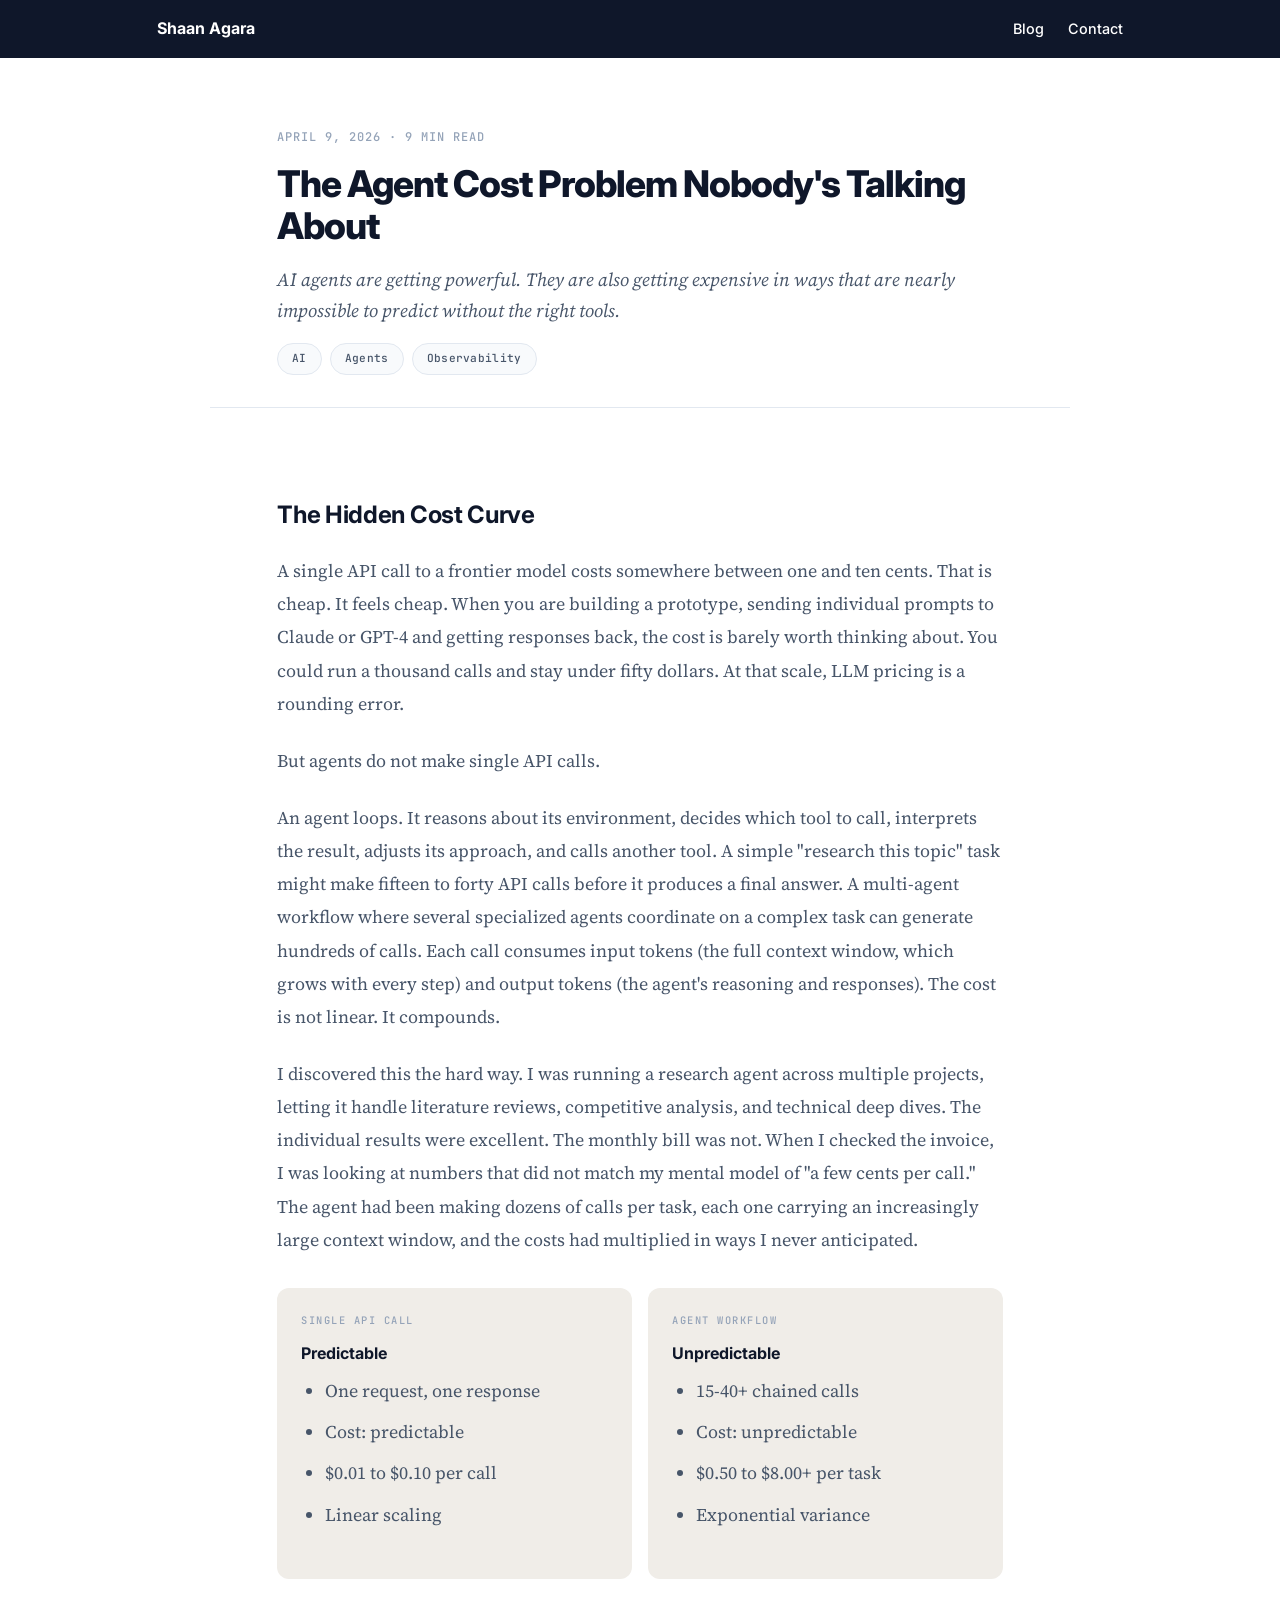
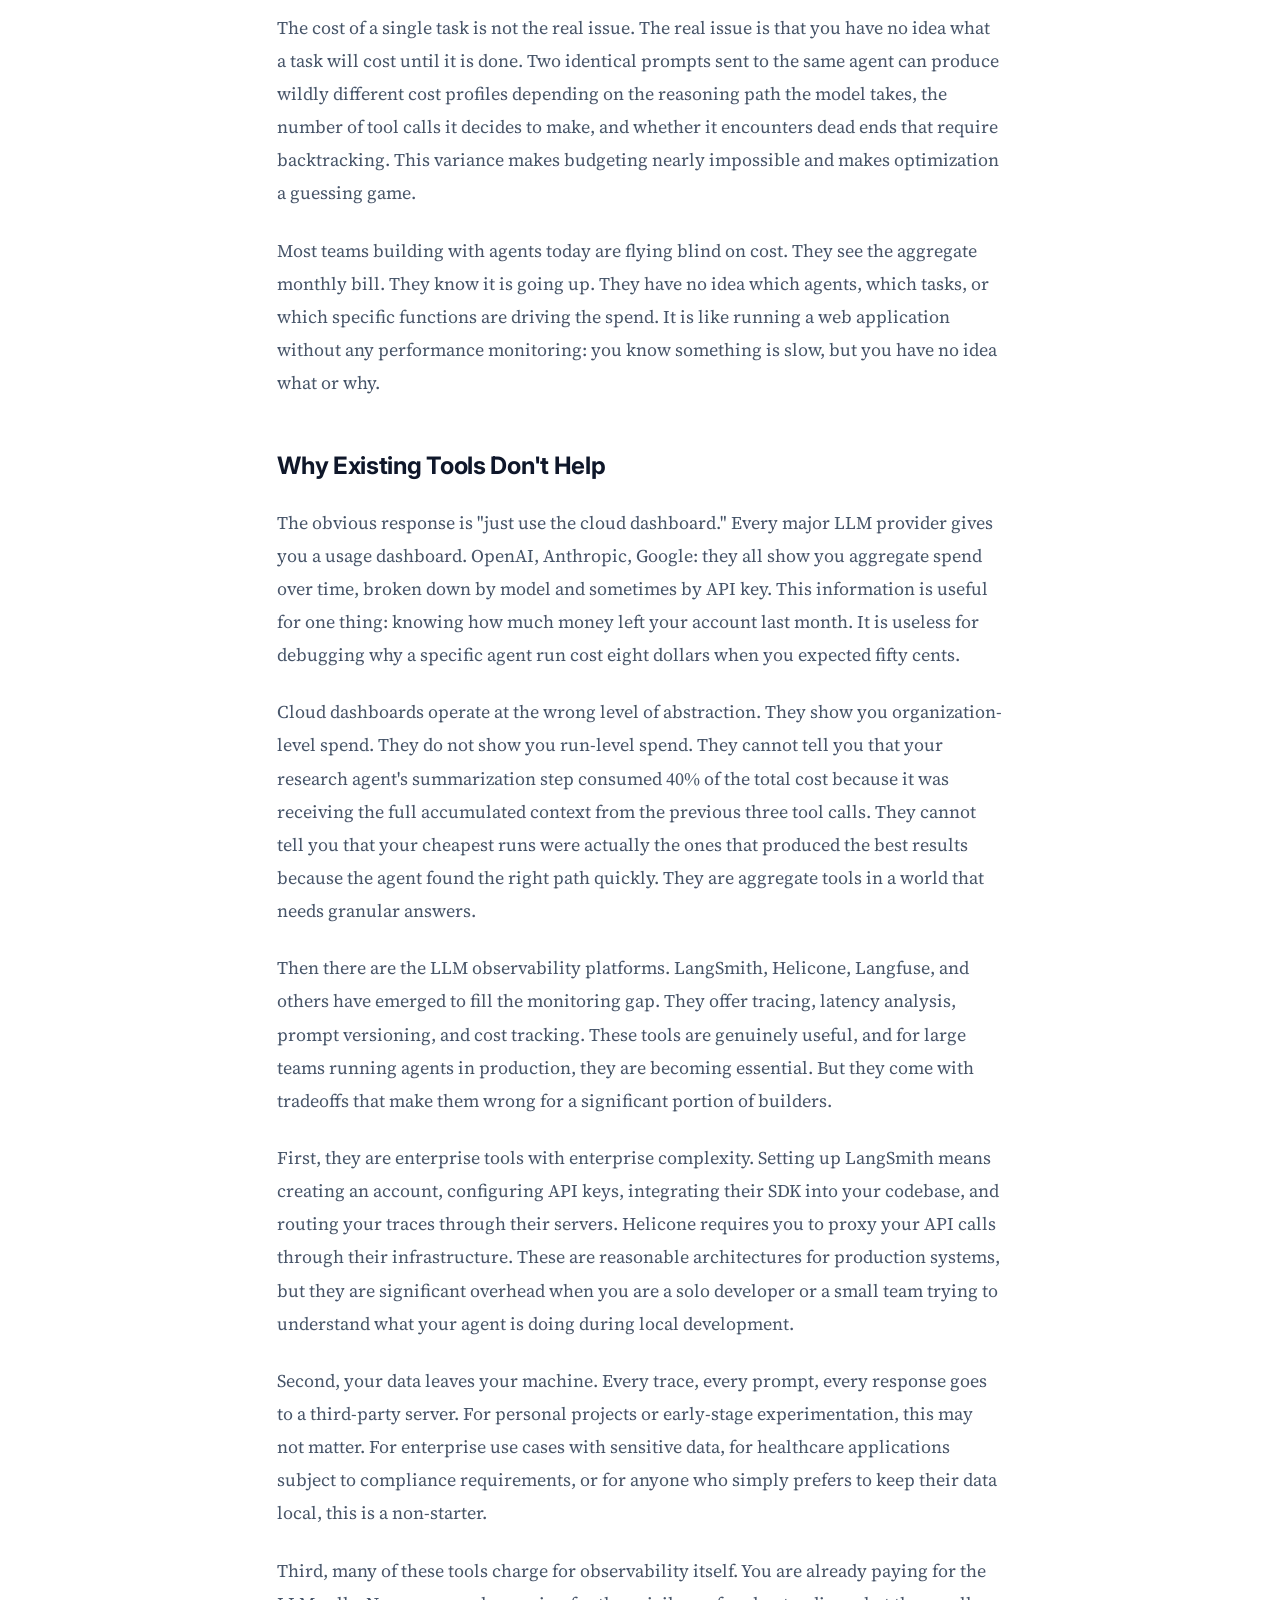
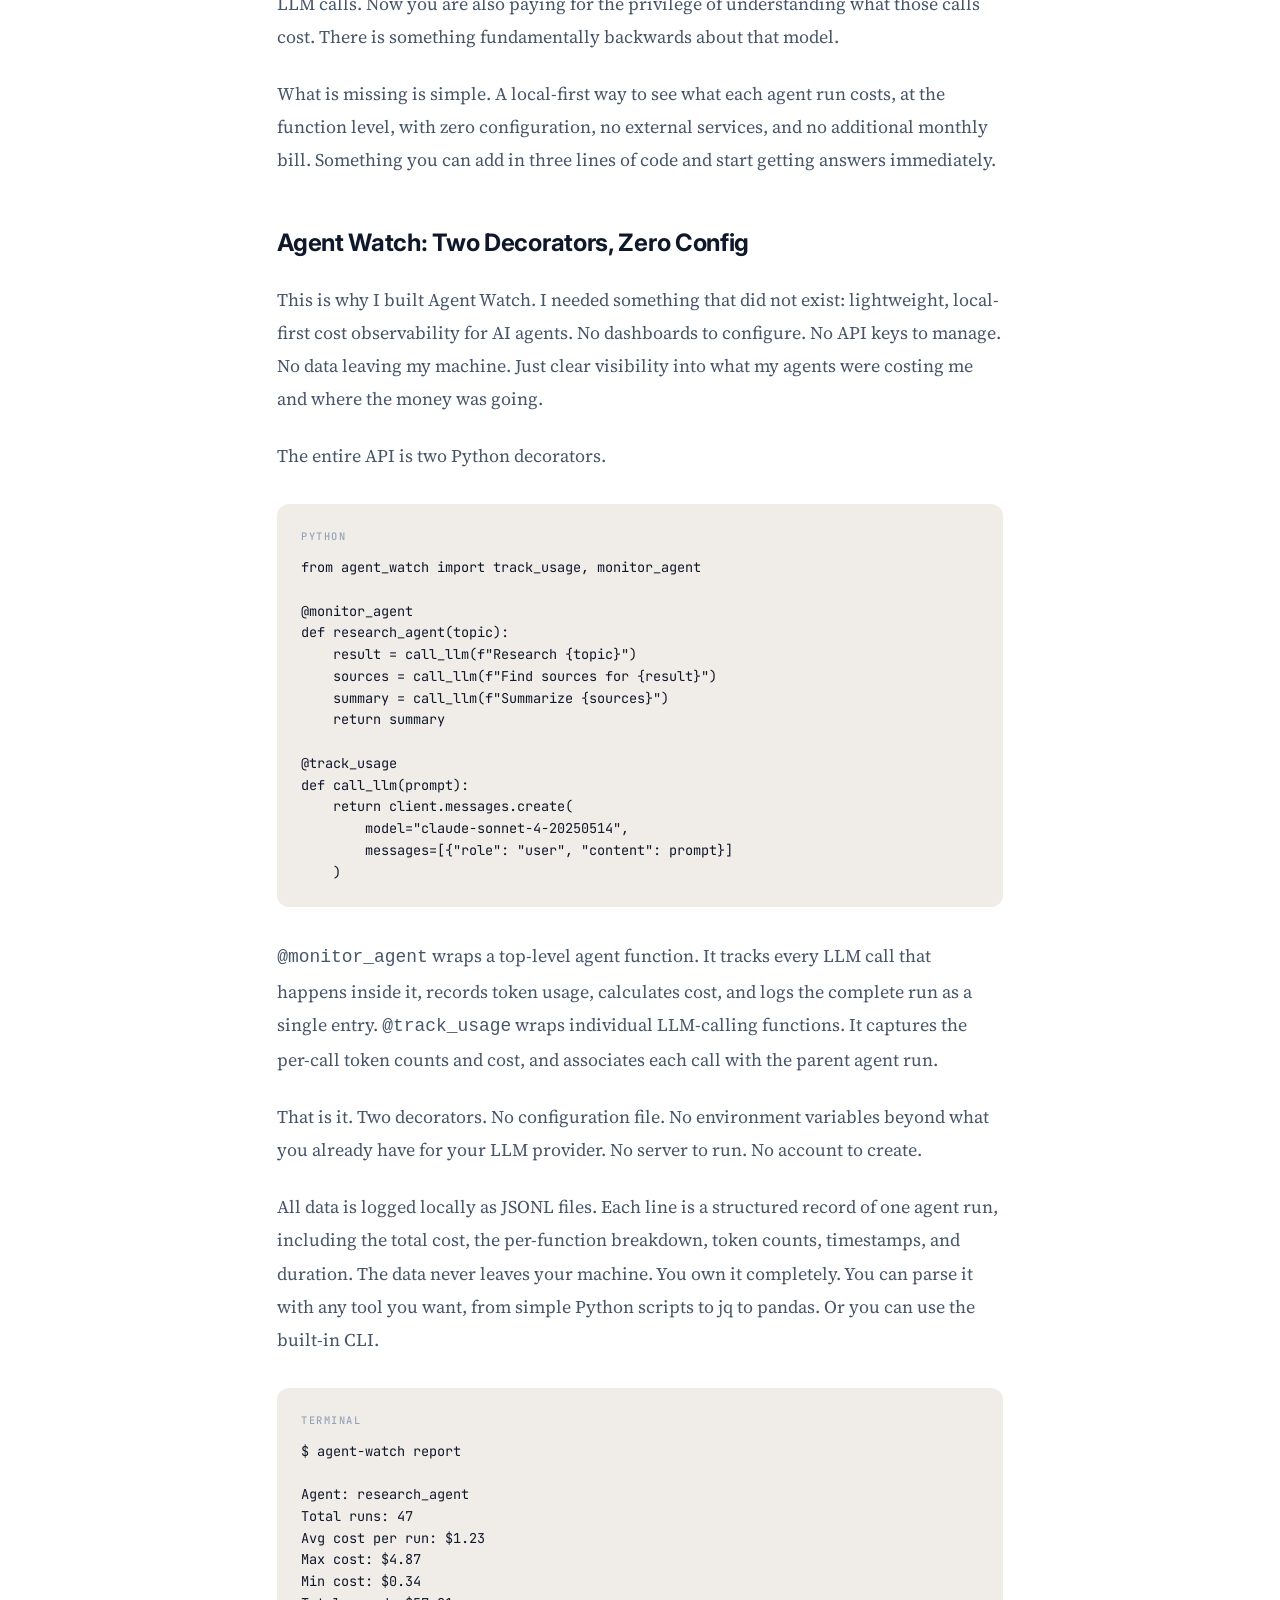
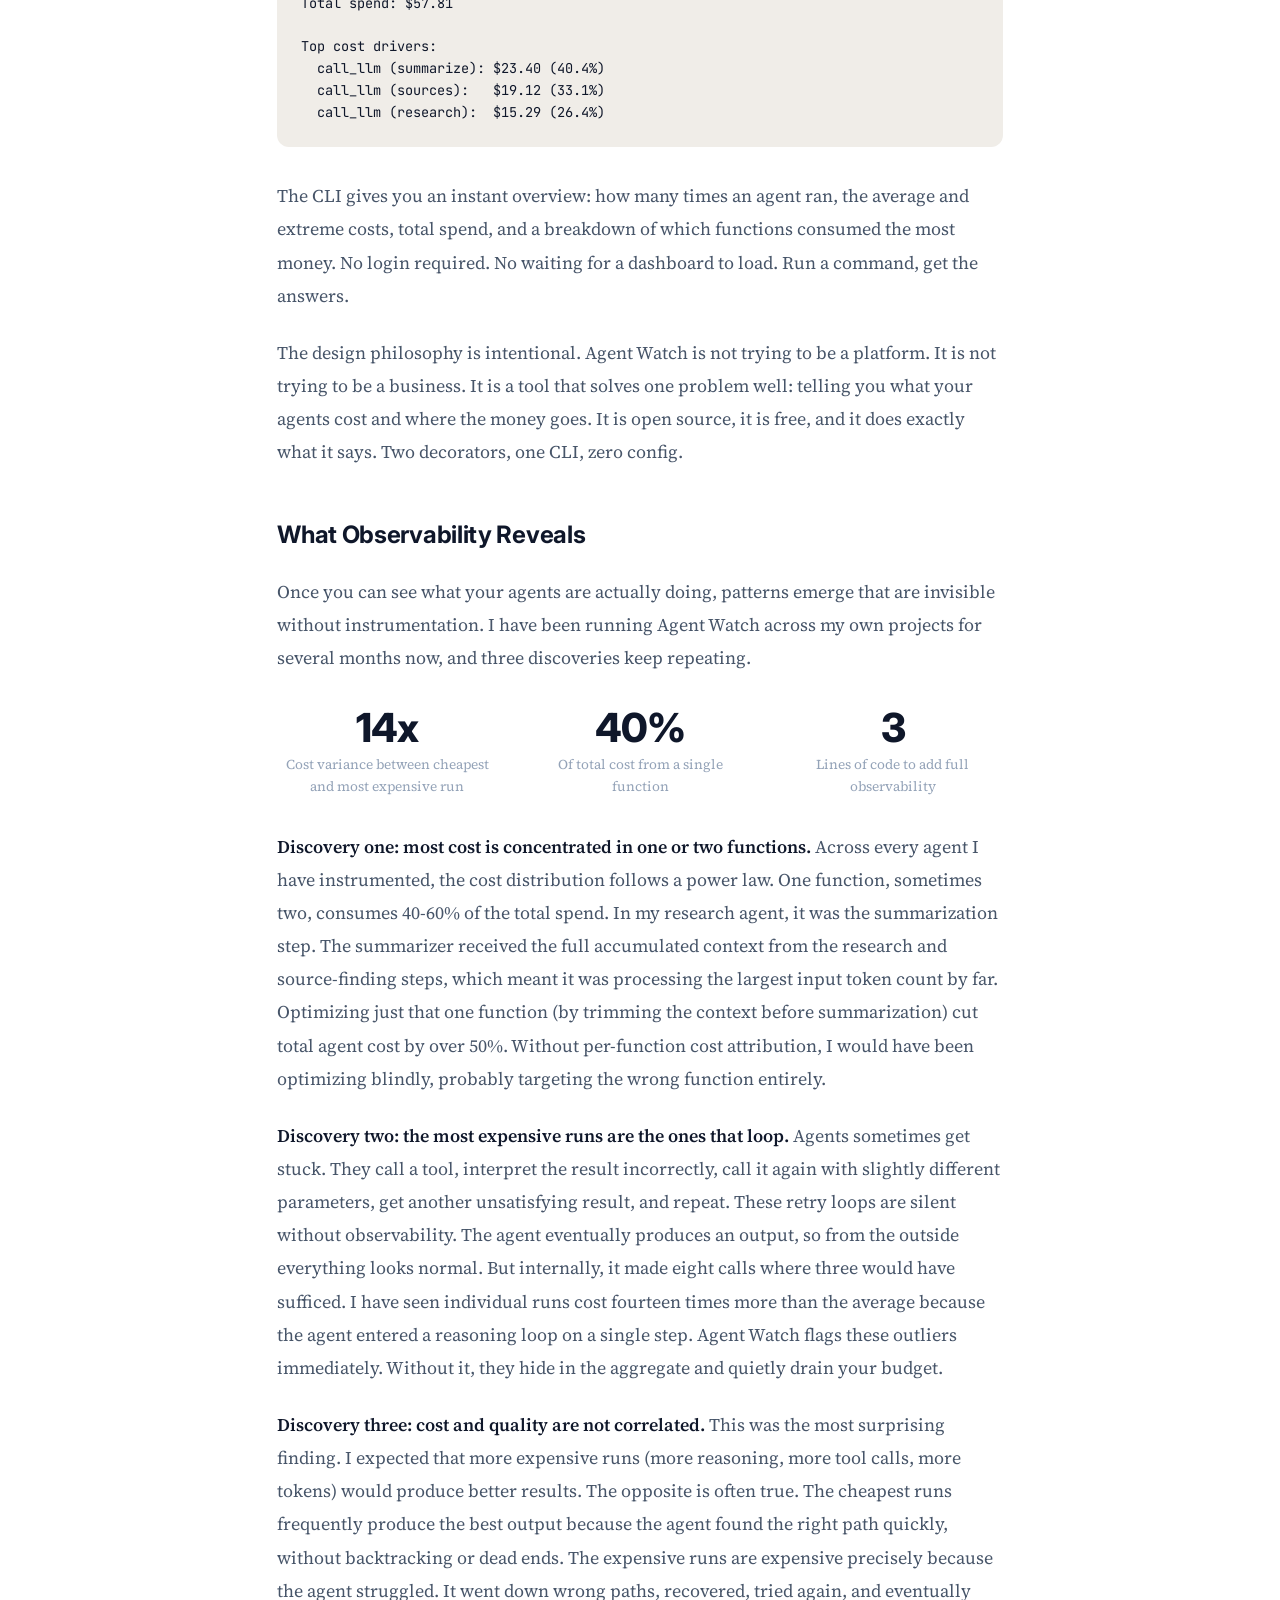
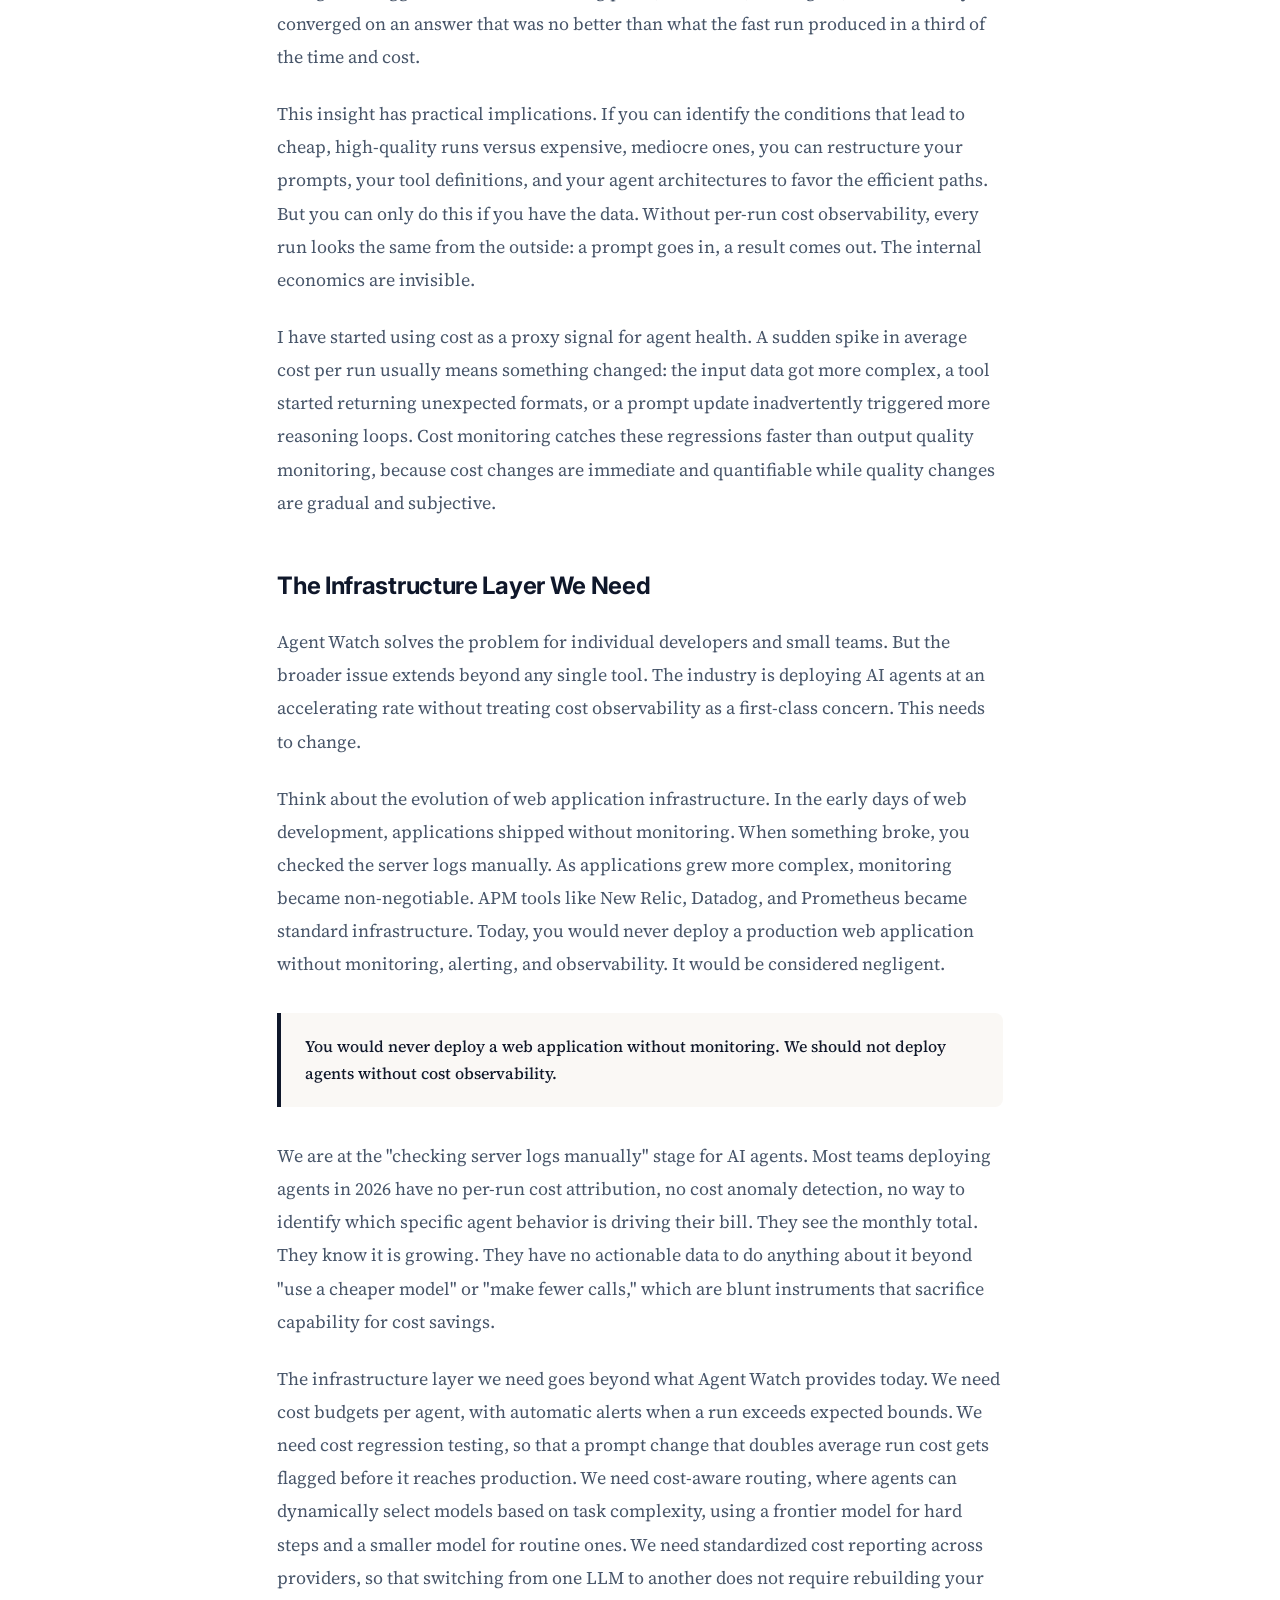
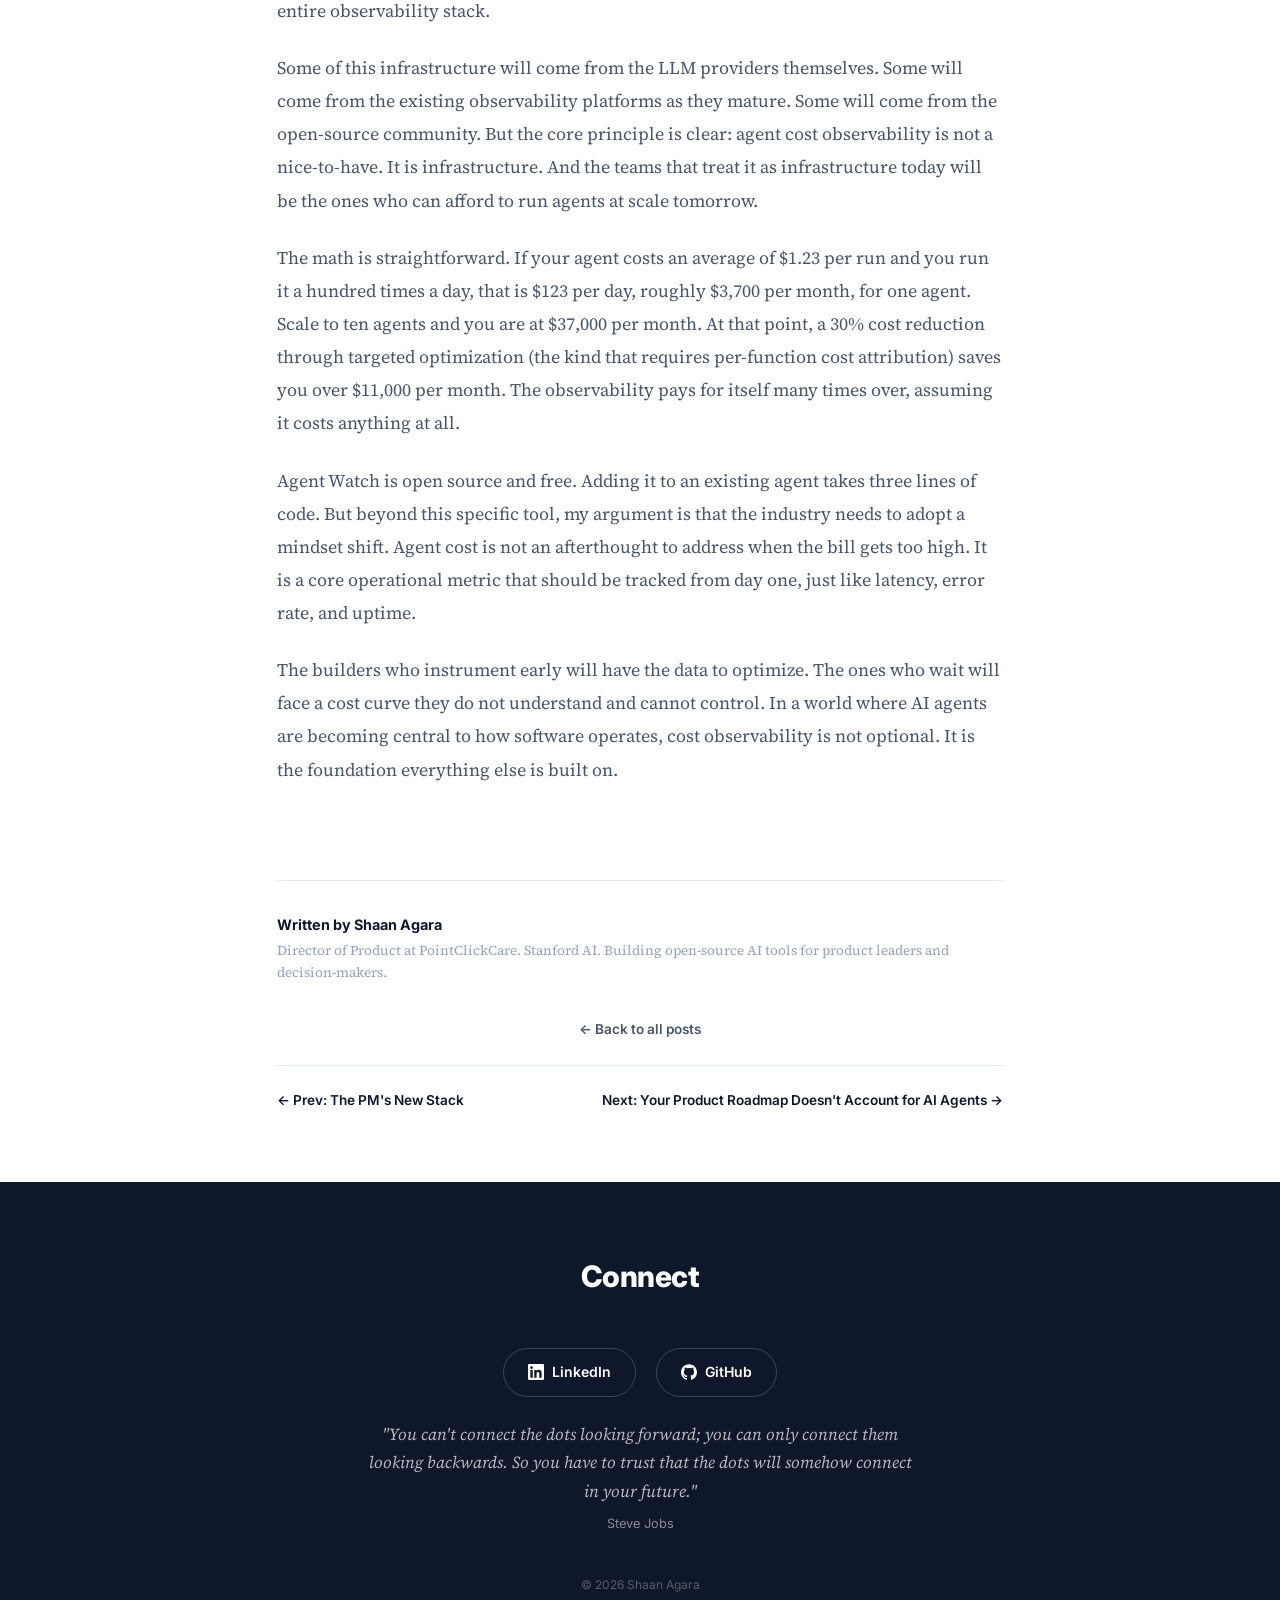
<file: blog/agent-cost-problem.html>
<!DOCTYPE html>
<html lang="en">
<head>
<meta charset="UTF-8">
<meta name="viewport" content="width=device-width, initial-scale=1.0">
<title>The Agent Cost Problem Nobody's Talking About | Shaan Agara</title>
<meta name="description" content="AI agents are powerful but expensive in unpredictable ways. Why observability for AI agents is the next critical infrastructure layer, and how Agent Watch solves it.">
<meta property="og:title" content="The Agent Cost Problem Nobody's Talking About | Shaan Agara">
<meta property="og:description" content="AI agents are powerful but expensive in unpredictable ways. Why observability for AI agents is the next critical infrastructure layer, and how Agent Watch solves it.">
<meta property="og:url" content="https://shaanagara.com/blog/agent-cost-problem">
<meta property="og:type" content="article">
<meta property="og:image" content="https://shaanagara.com/og-image.png">
<meta name="twitter:card" content="summary_large_image">
<meta name="twitter:title" content="The Agent Cost Problem Nobody's Talking About | Shaan Agara">
<meta name="twitter:description" content="AI agents are powerful but expensive in unpredictable ways. Why observability for AI agents is the next critical infrastructure layer, and how Agent Watch solves it.">
<meta name="twitter:image" content="https://shaanagara.com/og-image.png">
<link rel="canonical" href="https://shaanagara.com/blog/agent-cost-problem">
<link rel="preconnect" href="https://fonts.googleapis.com">
<link rel="preconnect" href="https://fonts.gstatic.com" crossorigin>
<link href="https://fonts.googleapis.com/css2?family=Inter:wght@400;500;600;700;800&family=JetBrains+Mono:wght@400;500&family=Source+Serif+4:ital,opsz,wght@0,8..60,400;0,8..60,500;0,8..60,600;1,8..60,400&display=swap" rel="stylesheet">
<link rel="icon" type="image/svg+xml" href="data:image/svg+xml,%3Csvg xmlns='http://www.w3.org/2000/svg' viewBox='0 0 32 32'%3E%3Ctext x='4' y='26' font-size='28'%3E%E2%9A%A1%3C/text%3E%3C/svg%3E">
<link rel="stylesheet" href="../styles.css">
<script type="application/ld+json">
{
  "@context": "https://schema.org",
  "@type": "Article",
  "headline": "The Agent Cost Problem Nobody's Talking About",
  "author": { "@type": "Person", "name": "Shaan Agara" },
  "datePublished": "2026-04-09",
  "description": "AI agents are powerful but expensive in unpredictable ways. Why observability for AI agents is the next critical infrastructure layer, and how Agent Watch solves it.",
  "url": "https://shaanagara.com/blog/agent-cost-problem"
}
</script>
</head>
<body>

<!-- NAV -->
<nav class="site-nav">
  <a href="../" class="site-nav-brand">Shaan Agara</a>
  <div class="site-nav-links">
    <a href="./" class="site-nav-link">Blog</a>
    <a href="../contact.html" class="site-nav-link">Contact</a>
  </div>
</nav>

<article>
  <header class="article-header">
    <div class="article-meta">APRIL 9, 2026 · 9 MIN READ</div>
    <h1 class="article-title">The Agent Cost Problem Nobody's Talking About</h1>
    <p class="article-subtitle">AI agents are getting powerful. They are also getting expensive in ways that are nearly impossible to predict without the right tools.</p>
    <div class="article-tags">
      <span class="pill">AI</span>
      <span class="pill">Agents</span>
      <span class="pill">Observability</span>
    </div>
  </header>

  <hr class="article-divider">

  <div class="article-body">

    <h2>The Hidden Cost Curve</h2>

    <p>A single API call to a frontier model costs somewhere between one and ten cents. That is cheap. It feels cheap. When you are building a prototype, sending individual prompts to Claude or GPT-4 and getting responses back, the cost is barely worth thinking about. You could run a thousand calls and stay under fifty dollars. At that scale, LLM pricing is a rounding error.</p>

    <p>But agents do not make single API calls.</p>

    <p>An agent loops. It reasons about its environment, decides which tool to call, interprets the result, adjusts its approach, and calls another tool. A simple "research this topic" task might make fifteen to forty API calls before it produces a final answer. A multi-agent workflow where several specialized agents coordinate on a complex task can generate hundreds of calls. Each call consumes input tokens (the full context window, which grows with every step) and output tokens (the agent's reasoning and responses). The cost is not linear. It compounds.</p>

    <p>I discovered this the hard way. I was running a research agent across multiple projects, letting it handle literature reviews, competitive analysis, and technical deep dives. The individual results were excellent. The monthly bill was not. When I checked the invoice, I was looking at numbers that did not match my mental model of "a few cents per call." The agent had been making dozens of calls per task, each one carrying an increasingly large context window, and the costs had multiplied in ways I never anticipated.</p>

    <div class="visual-comparison">
      <div class="visual-comparison-card">
        <div class="visual-comparison-label">SINGLE API CALL</div>
        <div class="visual-comparison-title">Predictable</div>
        <div class="visual-comparison-text">
          <ul>
            <li>One request, one response</li>
            <li>Cost: predictable</li>
            <li>$0.01 to $0.10 per call</li>
            <li>Linear scaling</li>
          </ul>
        </div>
      </div>
      <div class="visual-comparison-card">
        <div class="visual-comparison-label">AGENT WORKFLOW</div>
        <div class="visual-comparison-title">Unpredictable</div>
        <div class="visual-comparison-text">
          <ul>
            <li>15-40+ chained calls</li>
            <li>Cost: unpredictable</li>
            <li>$0.50 to $8.00+ per task</li>
            <li>Exponential variance</li>
          </ul>
        </div>
      </div>
    </div>

    <p>The cost of a single task is not the real issue. The real issue is that you have no idea what a task will cost until it is done. Two identical prompts sent to the same agent can produce wildly different cost profiles depending on the reasoning path the model takes, the number of tool calls it decides to make, and whether it encounters dead ends that require backtracking. This variance makes budgeting nearly impossible and makes optimization a guessing game.</p>

    <p>Most teams building with agents today are flying blind on cost. They see the aggregate monthly bill. They know it is going up. They have no idea which agents, which tasks, or which specific functions are driving the spend. It is like running a web application without any performance monitoring: you know something is slow, but you have no idea what or why.</p>

    <h2>Why Existing Tools Don't Help</h2>

    <p>The obvious response is "just use the cloud dashboard." Every major LLM provider gives you a usage dashboard. OpenAI, Anthropic, Google: they all show you aggregate spend over time, broken down by model and sometimes by API key. This information is useful for one thing: knowing how much money left your account last month. It is useless for debugging why a specific agent run cost eight dollars when you expected fifty cents.</p>

    <p>Cloud dashboards operate at the wrong level of abstraction. They show you organization-level spend. They do not show you run-level spend. They cannot tell you that your research agent's summarization step consumed 40% of the total cost because it was receiving the full accumulated context from the previous three tool calls. They cannot tell you that your cheapest runs were actually the ones that produced the best results because the agent found the right path quickly. They are aggregate tools in a world that needs granular answers.</p>

    <p>Then there are the LLM observability platforms. LangSmith, Helicone, Langfuse, and others have emerged to fill the monitoring gap. They offer tracing, latency analysis, prompt versioning, and cost tracking. These tools are genuinely useful, and for large teams running agents in production, they are becoming essential. But they come with tradeoffs that make them wrong for a significant portion of builders.</p>

    <p>First, they are enterprise tools with enterprise complexity. Setting up LangSmith means creating an account, configuring API keys, integrating their SDK into your codebase, and routing your traces through their servers. Helicone requires you to proxy your API calls through their infrastructure. These are reasonable architectures for production systems, but they are significant overhead when you are a solo developer or a small team trying to understand what your agent is doing during local development.</p>

    <p>Second, your data leaves your machine. Every trace, every prompt, every response goes to a third-party server. For personal projects or early-stage experimentation, this may not matter. For enterprise use cases with sensitive data, for healthcare applications subject to compliance requirements, or for anyone who simply prefers to keep their data local, this is a non-starter.</p>

    <p>Third, many of these tools charge for observability itself. You are already paying for the LLM calls. Now you are also paying for the privilege of understanding what those calls cost. There is something fundamentally backwards about that model.</p>

    <p>What is missing is simple. A local-first way to see what each agent run costs, at the function level, with zero configuration, no external services, and no additional monthly bill. Something you can add in three lines of code and start getting answers immediately.</p>

    <h2>Agent Watch: Two Decorators, Zero Config</h2>

    <p>This is why I built Agent Watch. I needed something that did not exist: lightweight, local-first cost observability for AI agents. No dashboards to configure. No API keys to manage. No data leaving my machine. Just clear visibility into what my agents were costing me and where the money was going.</p>

    <p>The entire API is two Python decorators.</p>

    <div class="visual-code">
      <div class="visual-code-label">Python</div>
      <pre>from agent_watch import track_usage, monitor_agent

@monitor_agent
def research_agent(topic):
    result = call_llm(f"Research {topic}")
    sources = call_llm(f"Find sources for {result}")
    summary = call_llm(f"Summarize {sources}")
    return summary

@track_usage
def call_llm(prompt):
    return client.messages.create(
        model="claude-sonnet-4-20250514",
        messages=[{"role": "user", "content": prompt}]
    )</pre>
    </div>

    <p><code>@monitor_agent</code> wraps a top-level agent function. It tracks every LLM call that happens inside it, records token usage, calculates cost, and logs the complete run as a single entry. <code>@track_usage</code> wraps individual LLM-calling functions. It captures the per-call token counts and cost, and associates each call with the parent agent run.</p>

    <p>That is it. Two decorators. No configuration file. No environment variables beyond what you already have for your LLM provider. No server to run. No account to create.</p>

    <p>All data is logged locally as JSONL files. Each line is a structured record of one agent run, including the total cost, the per-function breakdown, token counts, timestamps, and duration. The data never leaves your machine. You own it completely. You can parse it with any tool you want, from simple Python scripts to jq to pandas. Or you can use the built-in CLI.</p>

    <div class="visual-code">
      <div class="visual-code-label">Terminal</div>
      <pre>$ agent-watch report

Agent: research_agent
Total runs: 47
Avg cost per run: $1.23
Max cost: $4.87
Min cost: $0.34
Total spend: $57.81

Top cost drivers:
  call_llm (summarize): $23.40 (40.4%)
  call_llm (sources):   $19.12 (33.1%)
  call_llm (research):  $15.29 (26.4%)</pre>
    </div>

    <p>The CLI gives you an instant overview: how many times an agent ran, the average and extreme costs, total spend, and a breakdown of which functions consumed the most money. No login required. No waiting for a dashboard to load. Run a command, get the answers.</p>

    <p>The design philosophy is intentional. Agent Watch is not trying to be a platform. It is not trying to be a business. It is a tool that solves one problem well: telling you what your agents cost and where the money goes. It is open source, it is free, and it does exactly what it says. Two decorators, one CLI, zero config.</p>

    <h2>What Observability Reveals</h2>

    <p>Once you can see what your agents are actually doing, patterns emerge that are invisible without instrumentation. I have been running Agent Watch across my own projects for several months now, and three discoveries keep repeating.</p>

    <div class="visual-metric">
      <div class="visual-metric-item">
        <div class="visual-metric-number">14x</div>
        <div class="visual-metric-label">Cost variance between cheapest and most expensive run</div>
      </div>
      <div class="visual-metric-item">
        <div class="visual-metric-number">40%</div>
        <div class="visual-metric-label">Of total cost from a single function</div>
      </div>
      <div class="visual-metric-item">
        <div class="visual-metric-number">3</div>
        <div class="visual-metric-label">Lines of code to add full observability</div>
      </div>
    </div>

    <p><strong>Discovery one: most cost is concentrated in one or two functions.</strong> Across every agent I have instrumented, the cost distribution follows a power law. One function, sometimes two, consumes 40-60% of the total spend. In my research agent, it was the summarization step. The summarizer received the full accumulated context from the research and source-finding steps, which meant it was processing the largest input token count by far. Optimizing just that one function (by trimming the context before summarization) cut total agent cost by over 50%. Without per-function cost attribution, I would have been optimizing blindly, probably targeting the wrong function entirely.</p>

    <p><strong>Discovery two: the most expensive runs are the ones that loop.</strong> Agents sometimes get stuck. They call a tool, interpret the result incorrectly, call it again with slightly different parameters, get another unsatisfying result, and repeat. These retry loops are silent without observability. The agent eventually produces an output, so from the outside everything looks normal. But internally, it made eight calls where three would have sufficed. I have seen individual runs cost fourteen times more than the average because the agent entered a reasoning loop on a single step. Agent Watch flags these outliers immediately. Without it, they hide in the aggregate and quietly drain your budget.</p>

    <p><strong>Discovery three: cost and quality are not correlated.</strong> This was the most surprising finding. I expected that more expensive runs (more reasoning, more tool calls, more tokens) would produce better results. The opposite is often true. The cheapest runs frequently produce the best output because the agent found the right path quickly, without backtracking or dead ends. The expensive runs are expensive precisely because the agent struggled. It went down wrong paths, recovered, tried again, and eventually converged on an answer that was no better than what the fast run produced in a third of the time and cost.</p>

    <p>This insight has practical implications. If you can identify the conditions that lead to cheap, high-quality runs versus expensive, mediocre ones, you can restructure your prompts, your tool definitions, and your agent architectures to favor the efficient paths. But you can only do this if you have the data. Without per-run cost observability, every run looks the same from the outside: a prompt goes in, a result comes out. The internal economics are invisible.</p>

    <p>I have started using cost as a proxy signal for agent health. A sudden spike in average cost per run usually means something changed: the input data got more complex, a tool started returning unexpected formats, or a prompt update inadvertently triggered more reasoning loops. Cost monitoring catches these regressions faster than output quality monitoring, because cost changes are immediate and quantifiable while quality changes are gradual and subjective.</p>

    <h2>The Infrastructure Layer We Need</h2>

    <p>Agent Watch solves the problem for individual developers and small teams. But the broader issue extends beyond any single tool. The industry is deploying AI agents at an accelerating rate without treating cost observability as a first-class concern. This needs to change.</p>

    <p>Think about the evolution of web application infrastructure. In the early days of web development, applications shipped without monitoring. When something broke, you checked the server logs manually. As applications grew more complex, monitoring became non-negotiable. APM tools like New Relic, Datadog, and Prometheus became standard infrastructure. Today, you would never deploy a production web application without monitoring, alerting, and observability. It would be considered negligent.</p>

    <div class="visual-callout">
      <p>You would never deploy a web application without monitoring. We should not deploy agents without cost observability.</p>
    </div>

    <p>We are at the "checking server logs manually" stage for AI agents. Most teams deploying agents in 2026 have no per-run cost attribution, no cost anomaly detection, no way to identify which specific agent behavior is driving their bill. They see the monthly total. They know it is growing. They have no actionable data to do anything about it beyond "use a cheaper model" or "make fewer calls," which are blunt instruments that sacrifice capability for cost savings.</p>

    <p>The infrastructure layer we need goes beyond what Agent Watch provides today. We need cost budgets per agent, with automatic alerts when a run exceeds expected bounds. We need cost regression testing, so that a prompt change that doubles average run cost gets flagged before it reaches production. We need cost-aware routing, where agents can dynamically select models based on task complexity, using a frontier model for hard steps and a smaller model for routine ones. We need standardized cost reporting across providers, so that switching from one LLM to another does not require rebuilding your entire observability stack.</p>

    <p>Some of this infrastructure will come from the LLM providers themselves. Some will come from the existing observability platforms as they mature. Some will come from the open-source community. But the core principle is clear: agent cost observability is not a nice-to-have. It is infrastructure. And the teams that treat it as infrastructure today will be the ones who can afford to run agents at scale tomorrow.</p>

    <p>The math is straightforward. If your agent costs an average of $1.23 per run and you run it a hundred times a day, that is $123 per day, roughly $3,700 per month, for one agent. Scale to ten agents and you are at $37,000 per month. At that point, a 30% cost reduction through targeted optimization (the kind that requires per-function cost attribution) saves you over $11,000 per month. The observability pays for itself many times over, assuming it costs anything at all.</p>

    <p>Agent Watch is open source and free. Adding it to an existing agent takes three lines of code. But beyond this specific tool, my argument is that the industry needs to adopt a mindset shift. Agent cost is not an afterthought to address when the bill gets too high. It is a core operational metric that should be tracked from day one, just like latency, error rate, and uptime.</p>

    <p>The builders who instrument early will have the data to optimize. The ones who wait will face a cost curve they do not understand and cannot control. In a world where AI agents are becoming central to how software operates, cost observability is not optional. It is the foundation everything else is built on.</p>

  </div>

  <footer class="article-footer">
    <div class="article-author">
      <div class="article-author-name">Written by Shaan Agara</div>
      <div class="article-author-bio">Director of Product at PointClickCare. Stanford AI. Building open-source AI tools for product leaders and decision-makers.</div>
    </div>
    <div class="article-back">
      <a href="./">&larr; Back to all posts</a>
    </div>
    <div class="article-nav">
      <a href="pm-new-stack-ai-os">&larr; Prev: The PM's New Stack</a>
      <a href="your-product-roadmap-ai-agents">Next: Your Product Roadmap Doesn't Account for AI Agents &rarr;</a>
    </div>
  </footer>
</article>

<!-- FOOTER -->
<footer class="footer">
  <div class="container">
    <div class="section-label">Connect</div>
    <div class="footer-links">
      <a href="https://www.linkedin.com/in/shaan-agara/" class="footer-link" target="_blank" rel="noopener">
        <svg viewBox="0 0 24 24"><path d="M20.447 20.452h-3.554v-5.569c0-1.328-.027-3.037-1.852-3.037-1.853 0-2.136 1.445-2.136 2.939v5.667H9.351V9h3.414v1.561h.046c.477-.9 1.637-1.85 3.37-1.85 3.601 0 4.267 2.37 4.267 5.455v6.286zM5.337 7.433a2.062 2.062 0 01-2.063-2.065 2.064 2.064 0 112.063 2.065zm1.782 13.019H3.555V9h3.564v11.452zM22.225 0H1.771C.792 0 0 .774 0 1.729v20.542C0 23.227.792 24 1.771 24h20.451C23.2 24 24 23.227 24 22.271V1.729C24 .774 23.2 0 22.222 0h.003z"/></svg>
        LinkedIn
      </a>
      <a href="https://github.com/shaan-ad" class="footer-link" target="_blank" rel="noopener">
        <svg viewBox="0 0 24 24"><path d="M12 .297c-6.63 0-12 5.373-12 12 0 5.303 3.438 9.8 8.205 11.385.6.113.82-.258.82-.577 0-.285-.01-1.04-.015-2.04-3.338.724-4.042-1.61-4.042-1.61C4.422 18.07 3.633 17.7 3.633 17.7c-1.087-.744.084-.729.084-.729 1.205.084 1.838 1.236 1.838 1.236 1.07 1.835 2.809 1.305 3.495.998.108-.776.417-1.305.76-1.605-2.665-.3-5.466-1.332-5.466-5.93 0-1.31.465-2.38 1.235-3.22-.135-.303-.54-1.523.105-3.176 0 0 1.005-.322 3.3 1.23.96-.267 1.98-.399 3-.405 1.02.006 2.04.138 3 .405 2.28-1.552 3.285-1.23 3.285-1.23.645 1.653.24 2.873.12 3.176.765.84 1.23 1.91 1.23 3.22 0 4.61-2.805 5.625-5.475 5.92.42.36.81 1.096.81 2.22 0 1.606-.015 2.896-.015 3.286 0 .315.21.69.825.57C20.565 22.092 24 17.592 24 12.297c0-6.627-5.373-12-12-12" fill="currentColor"/></svg>
        GitHub
      </a>
    </div>
    <p class="footer-quote">"You can't connect the dots looking forward; you can only connect them looking backwards. So you have to trust that the dots will somehow connect in your future."</p>
    <p class="footer-quote-attr">Steve Jobs</p>
    <p class="footer-copy">&copy; 2026 Shaan Agara</p>
  </div>
</footer>

<script>
const observer = new IntersectionObserver((entries) => {
  entries.forEach(entry => {
    if (entry.isIntersecting) {
      entry.target.classList.add('visible');
      observer.unobserve(entry.target);
    }
  });
}, { threshold: 0.1, rootMargin: '0px 0px -40px 0px' });
document.querySelectorAll('.fade-in').forEach(el => observer.observe(el));
</script>

</body>
</html>
</file>
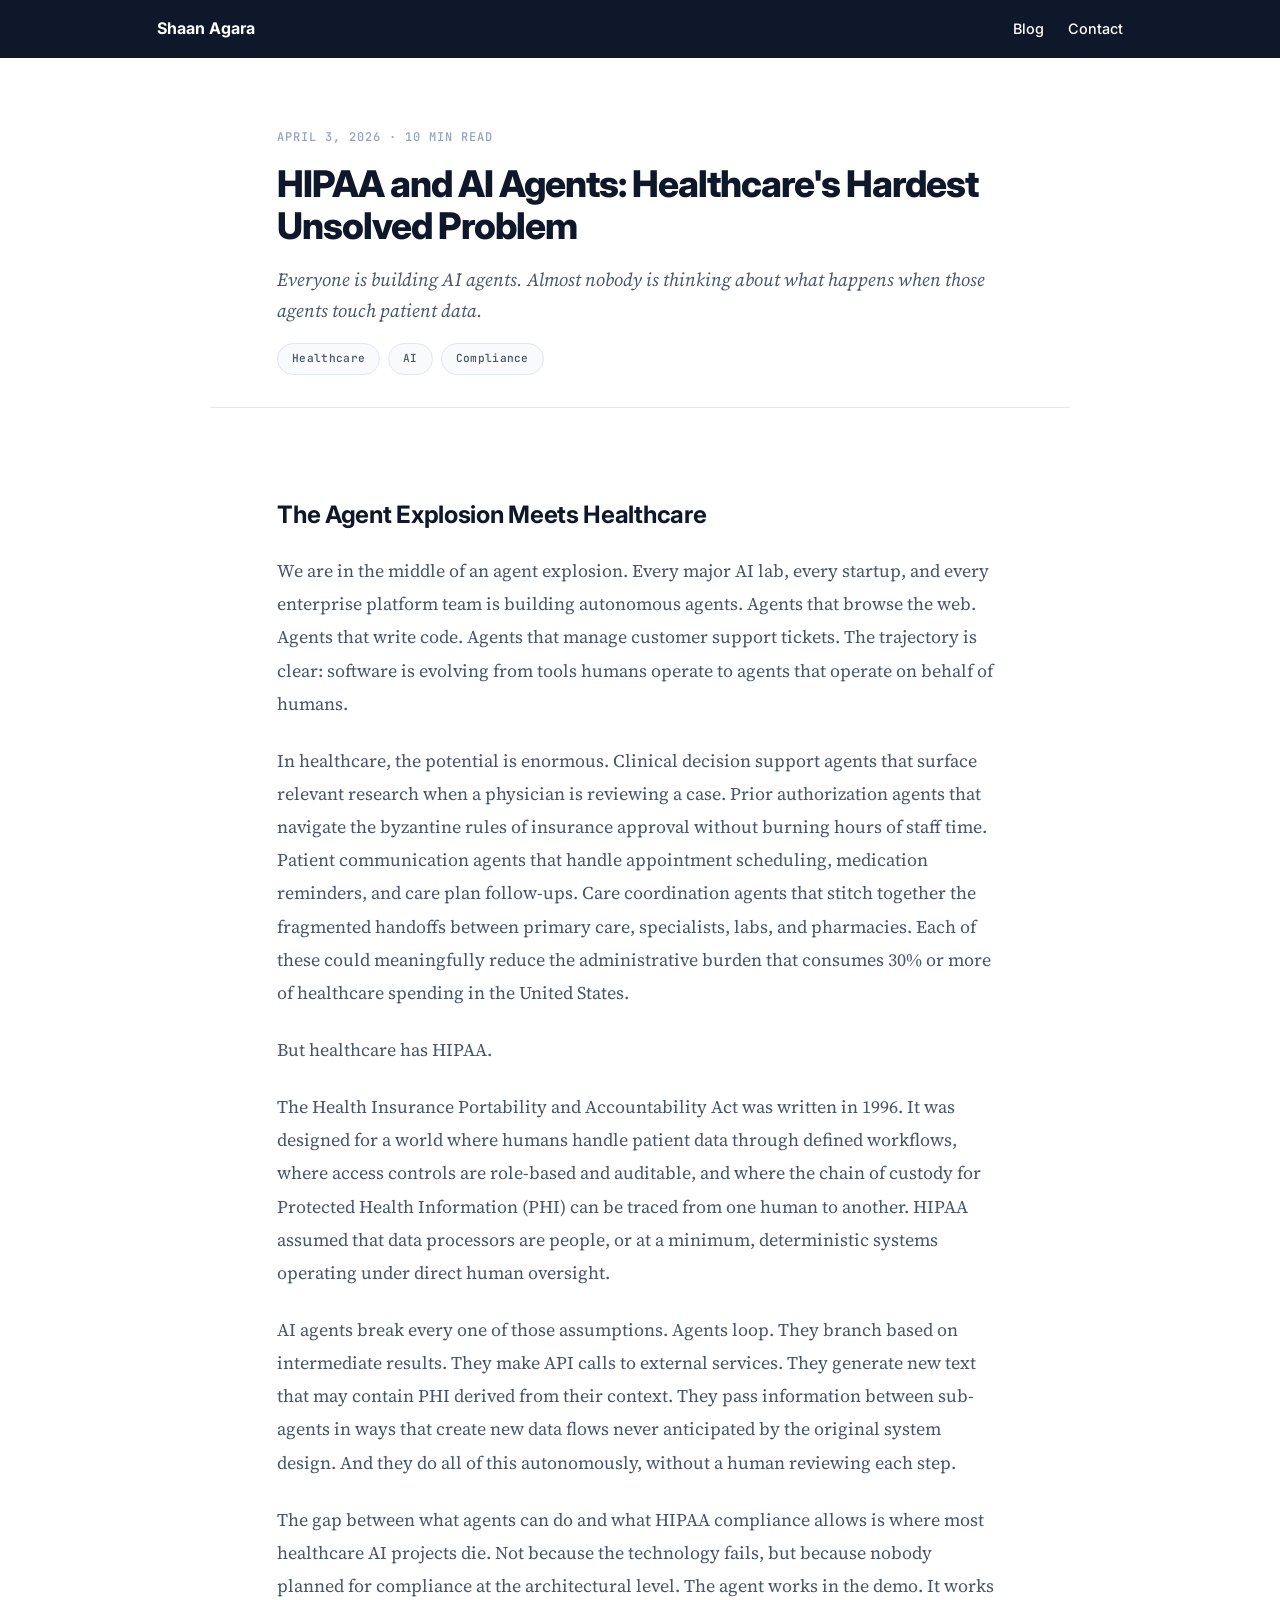
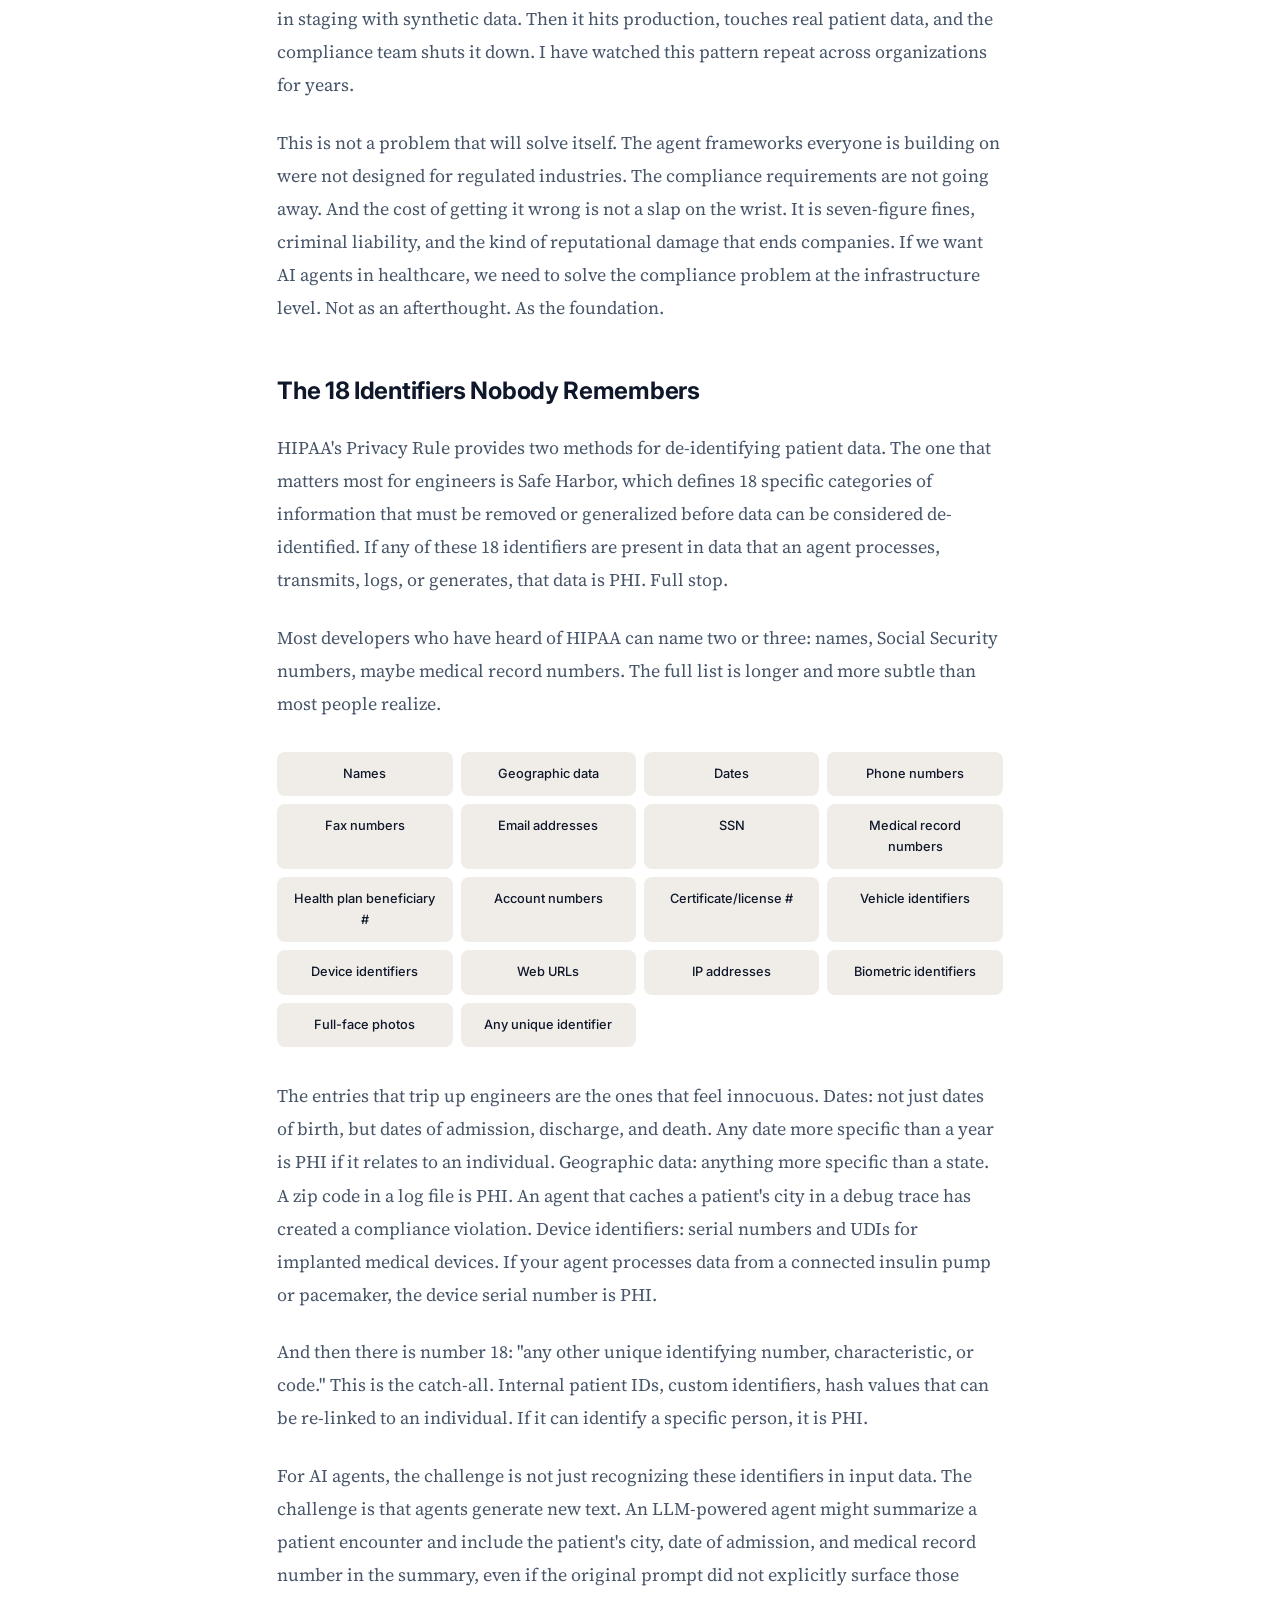
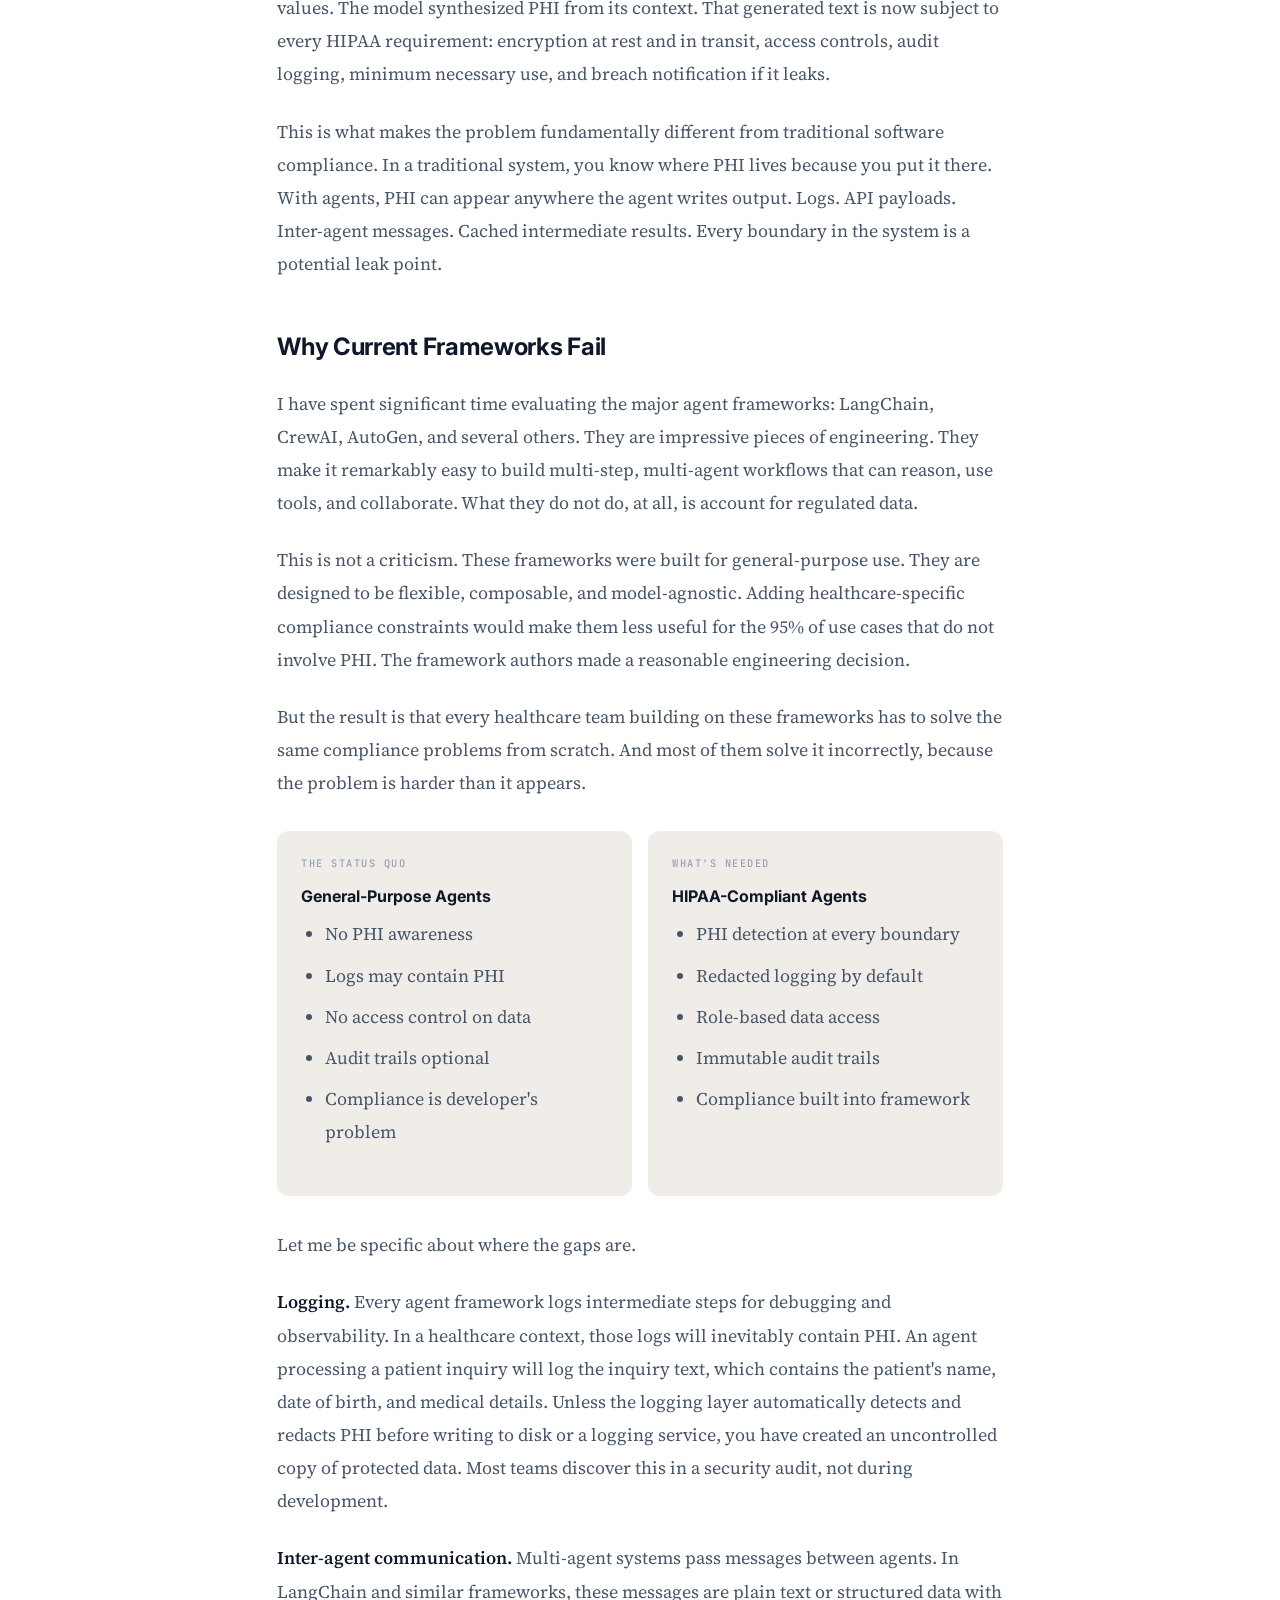
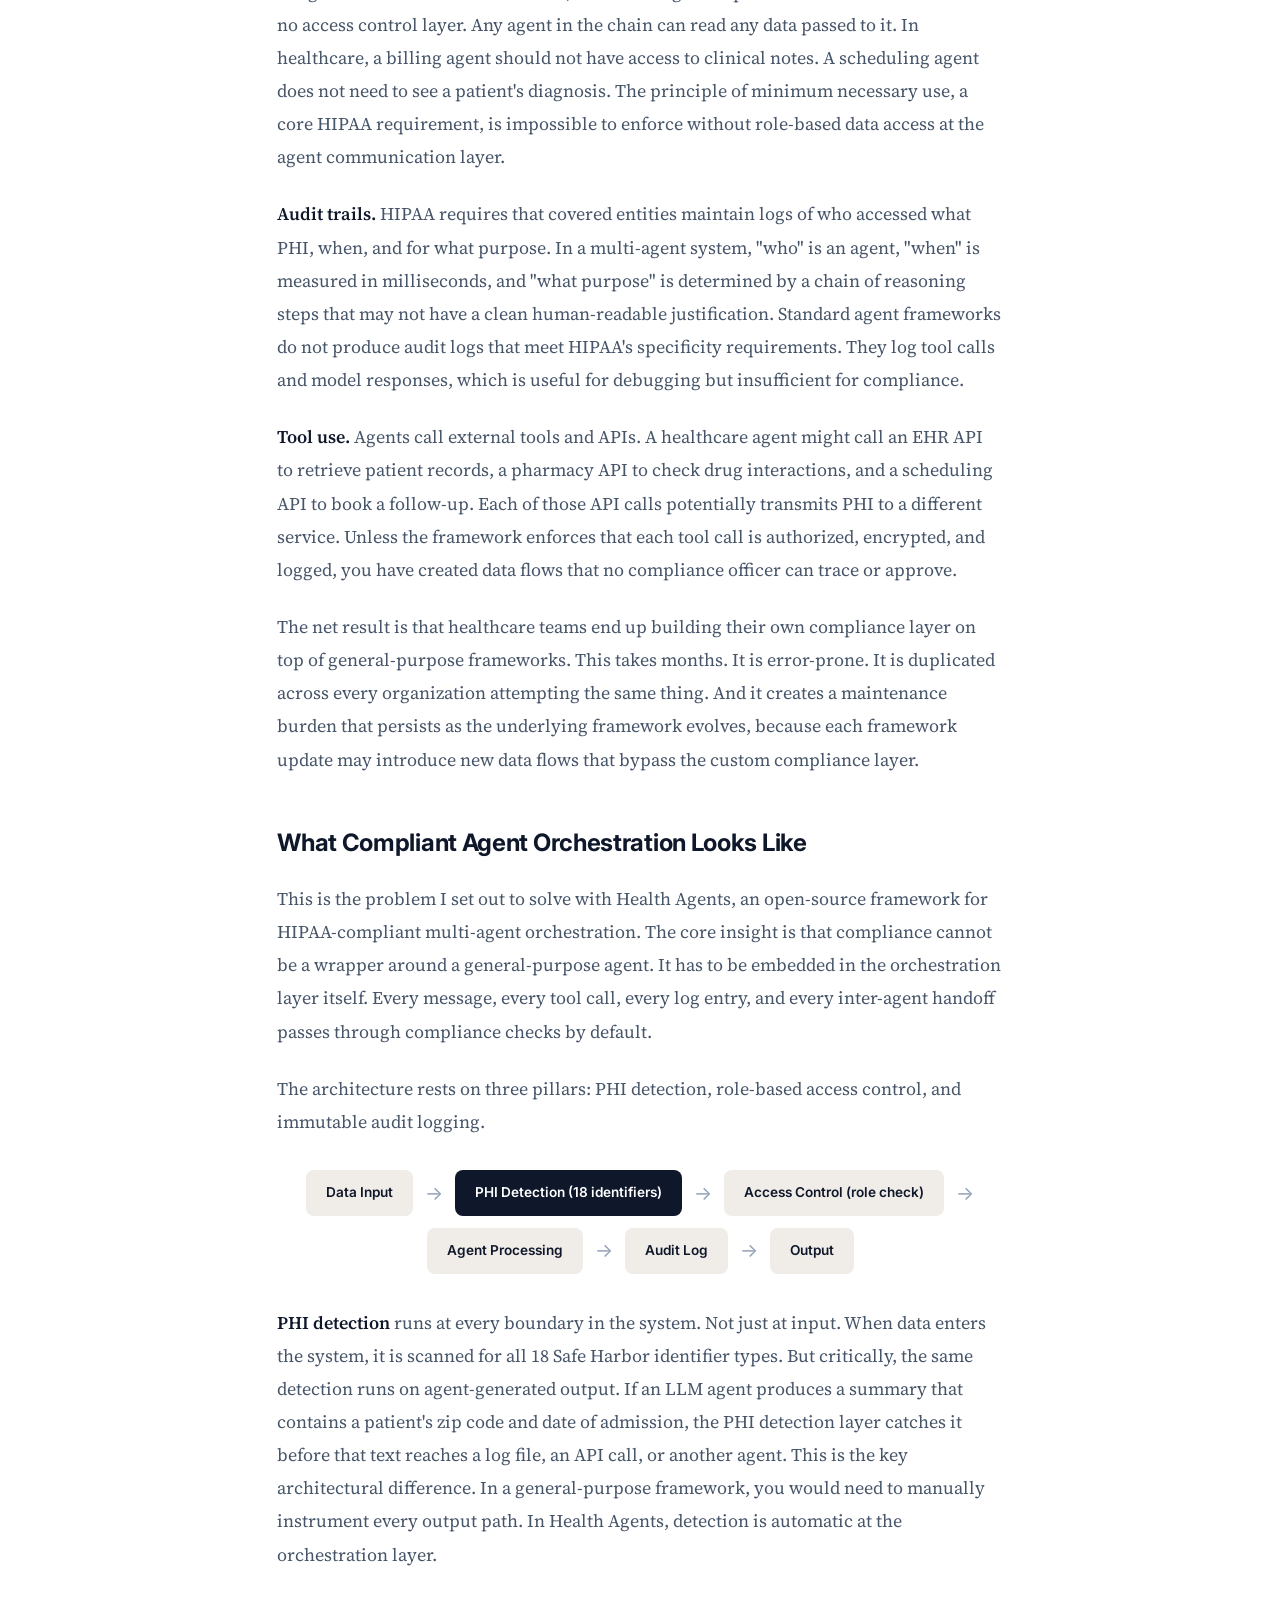
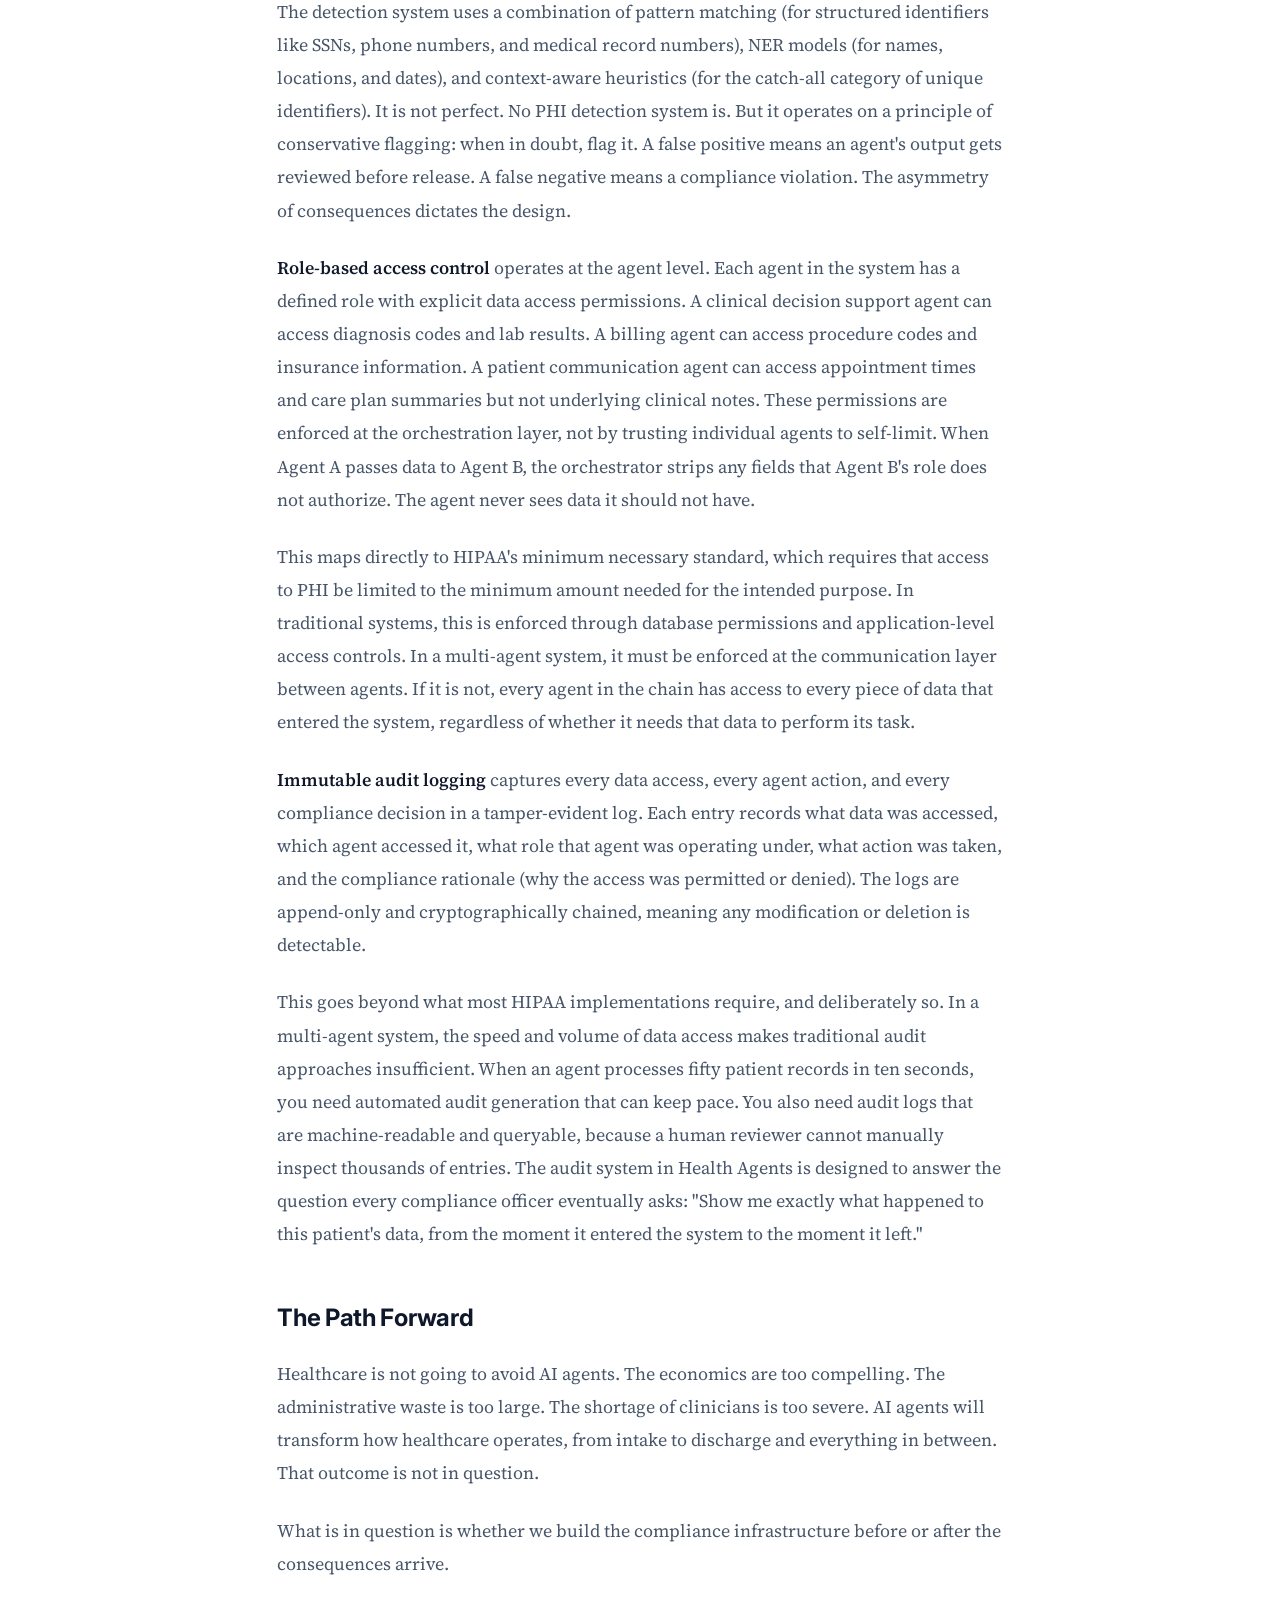
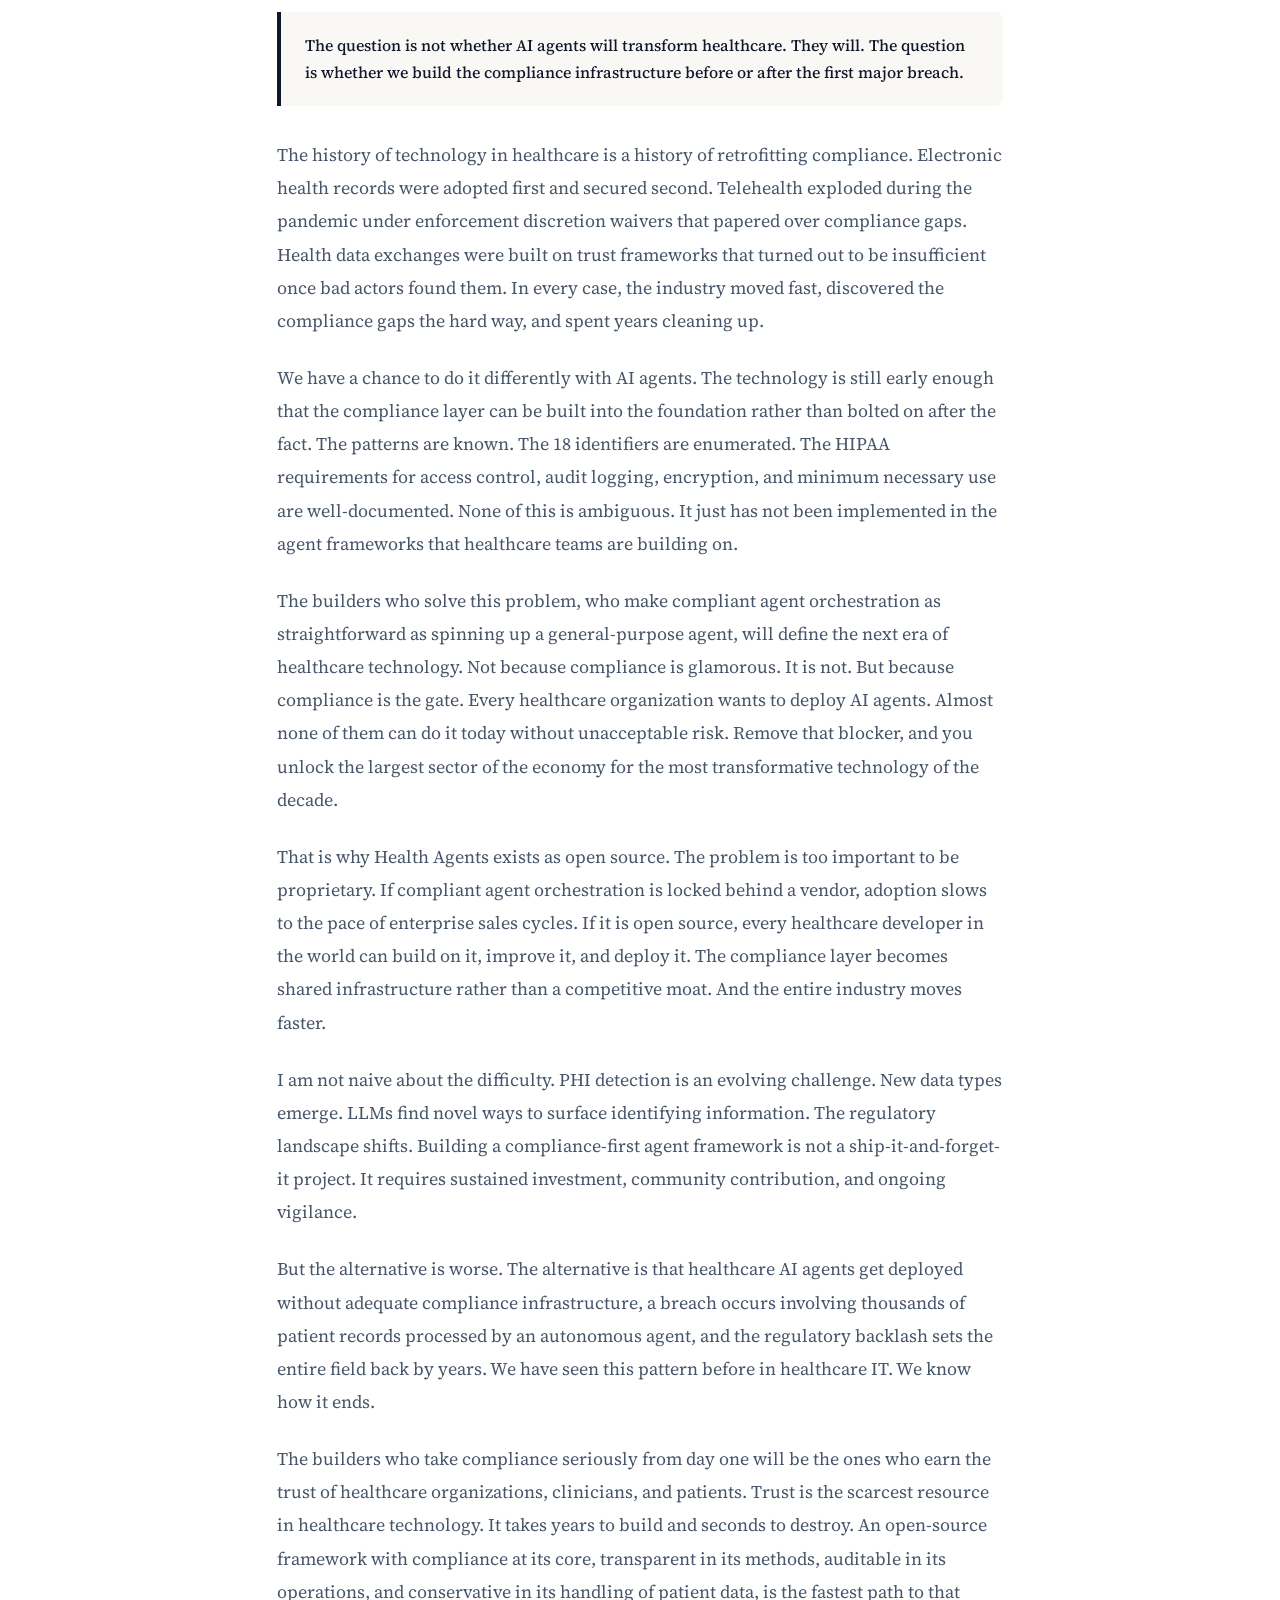
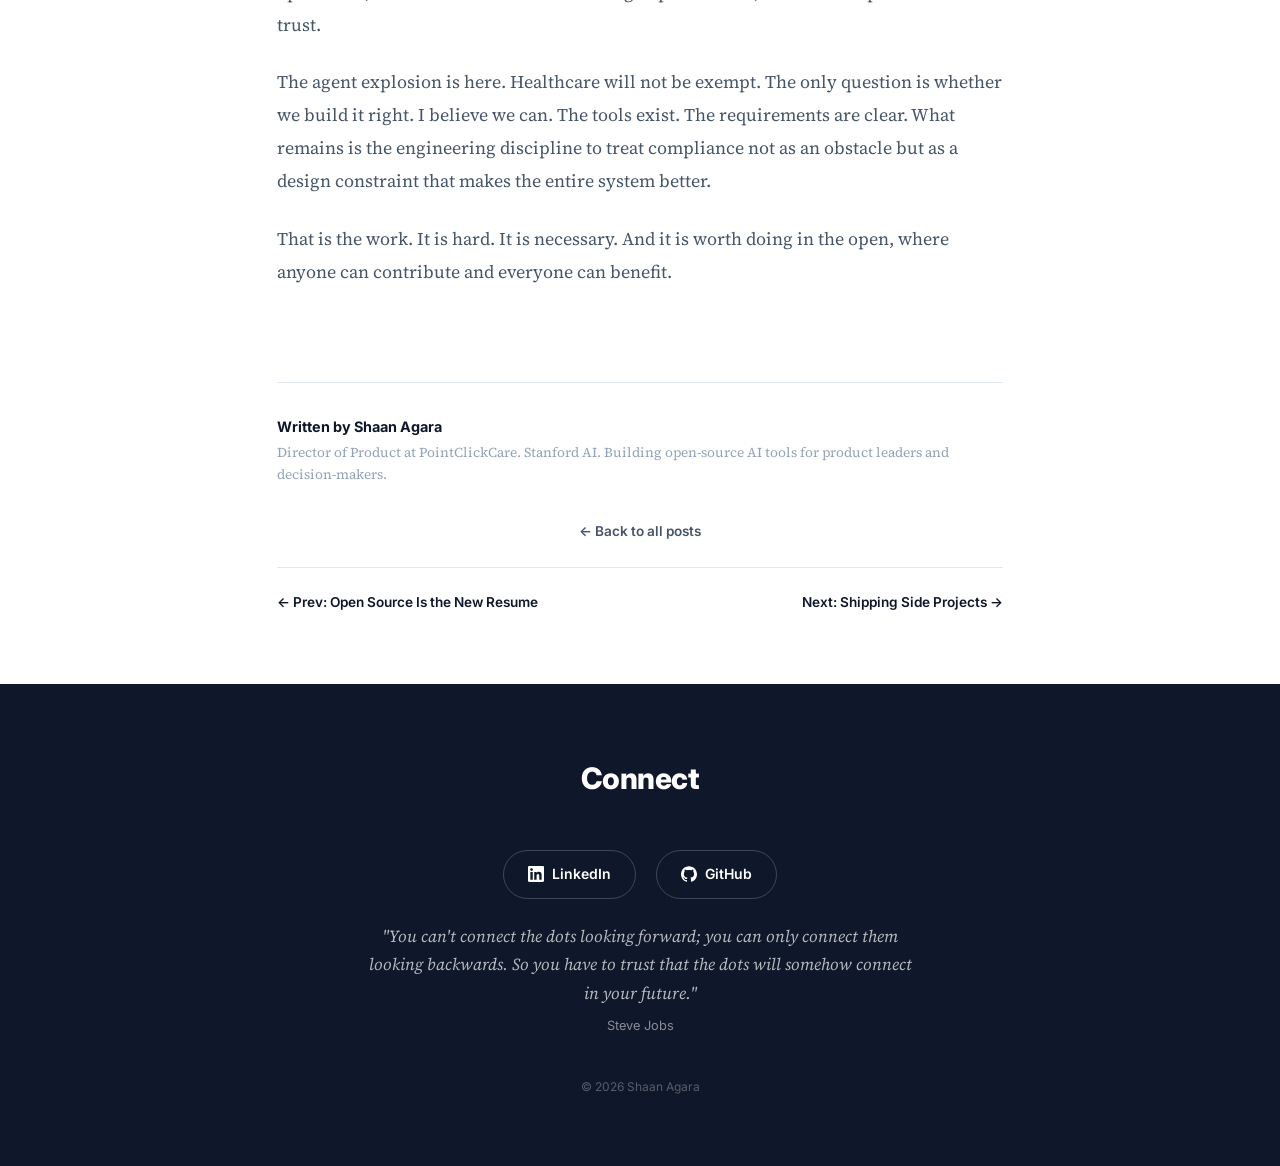
<file: blog/hipaa-ai-agents.html>
<!DOCTYPE html>
<html lang="en">
<head>
<meta charset="UTF-8">
<meta name="viewport" content="width=device-width, initial-scale=1.0">
<title>HIPAA and AI Agents: Healthcare's Hardest Unsolved Problem | Shaan Agara</title>
<meta name="description" content="AI agents in healthcare hit a compliance wall most builders ignore. The 18 Safe Harbor identifiers, why current frameworks fail, and what compliant agent orchestration requires.">
<meta property="og:title" content="HIPAA and AI Agents: Healthcare's Hardest Unsolved Problem | Shaan Agara">
<meta property="og:description" content="AI agents in healthcare hit a compliance wall most builders ignore. The 18 Safe Harbor identifiers, why current frameworks fail, and what compliant agent orchestration requires.">
<meta property="og:url" content="https://shaanagara.com/blog/hipaa-ai-agents">
<meta property="og:type" content="article">
<meta property="og:image" content="https://shaanagara.com/og-image.png">
<meta name="twitter:card" content="summary_large_image">
<meta name="twitter:title" content="HIPAA and AI Agents: Healthcare's Hardest Unsolved Problem | Shaan Agara">
<meta name="twitter:description" content="AI agents in healthcare hit a compliance wall most builders ignore. The 18 Safe Harbor identifiers, why current frameworks fail, and what compliant agent orchestration requires.">
<meta name="twitter:image" content="https://shaanagara.com/og-image.png">
<link rel="canonical" href="https://shaanagara.com/blog/hipaa-ai-agents">
<link rel="preconnect" href="https://fonts.googleapis.com">
<link rel="preconnect" href="https://fonts.gstatic.com" crossorigin>
<link href="https://fonts.googleapis.com/css2?family=Inter:wght@400;500;600;700;800&family=JetBrains+Mono:wght@400;500&family=Source+Serif+4:ital,opsz,wght@0,8..60,400;0,8..60,500;0,8..60,600;1,8..60,400&display=swap" rel="stylesheet">
<link rel="icon" type="image/svg+xml" href="data:image/svg+xml,%3Csvg xmlns='http://www.w3.org/2000/svg' viewBox='0 0 32 32'%3E%3Ctext x='4' y='26' font-size='28'%3E%E2%9A%A1%3C/text%3E%3C/svg%3E">
<link rel="stylesheet" href="../styles.css">
<script type="application/ld+json">
{
  "@context": "https://schema.org",
  "@type": "Article",
  "headline": "HIPAA and AI Agents: Healthcare's Hardest Unsolved Problem",
  "author": { "@type": "Person", "name": "Shaan Agara" },
  "datePublished": "2026-04-03",
  "description": "AI agents in healthcare hit a compliance wall most builders ignore. The 18 Safe Harbor identifiers, why current frameworks fail, and what compliant agent orchestration requires.",
  "url": "https://shaanagara.com/blog/hipaa-ai-agents"
}
</script>
</head>
<body>

<!-- NAV -->
<nav class="site-nav">
  <a href="../" class="site-nav-brand">Shaan Agara</a>
  <div class="site-nav-links">
    <a href="./" class="site-nav-link">Blog</a>
    <a href="../contact.html" class="site-nav-link">Contact</a>
  </div>
</nav>

<article>
  <header class="article-header">
    <div class="article-meta">APRIL 3, 2026 · 10 MIN READ</div>
    <h1 class="article-title">HIPAA and AI Agents: Healthcare's Hardest Unsolved Problem</h1>
    <p class="article-subtitle">Everyone is building AI agents. Almost nobody is thinking about what happens when those agents touch patient data.</p>
    <div class="article-tags">
      <span class="pill">Healthcare</span>
      <span class="pill">AI</span>
      <span class="pill">Compliance</span>
    </div>
  </header>

  <hr class="article-divider">

  <div class="article-body">

    <h2>The Agent Explosion Meets Healthcare</h2>

    <p>We are in the middle of an agent explosion. Every major AI lab, every startup, and every enterprise platform team is building autonomous agents. Agents that browse the web. Agents that write code. Agents that manage customer support tickets. The trajectory is clear: software is evolving from tools humans operate to agents that operate on behalf of humans.</p>

    <p>In healthcare, the potential is enormous. Clinical decision support agents that surface relevant research when a physician is reviewing a case. Prior authorization agents that navigate the byzantine rules of insurance approval without burning hours of staff time. Patient communication agents that handle appointment scheduling, medication reminders, and care plan follow-ups. Care coordination agents that stitch together the fragmented handoffs between primary care, specialists, labs, and pharmacies. Each of these could meaningfully reduce the administrative burden that consumes 30% or more of healthcare spending in the United States.</p>

    <p>But healthcare has HIPAA.</p>

    <p>The Health Insurance Portability and Accountability Act was written in 1996. It was designed for a world where humans handle patient data through defined workflows, where access controls are role-based and auditable, and where the chain of custody for Protected Health Information (PHI) can be traced from one human to another. HIPAA assumed that data processors are people, or at a minimum, deterministic systems operating under direct human oversight.</p>

    <p>AI agents break every one of those assumptions. Agents loop. They branch based on intermediate results. They make API calls to external services. They generate new text that may contain PHI derived from their context. They pass information between sub-agents in ways that create new data flows never anticipated by the original system design. And they do all of this autonomously, without a human reviewing each step.</p>

    <p>The gap between what agents can do and what HIPAA compliance allows is where most healthcare AI projects die. Not because the technology fails, but because nobody planned for compliance at the architectural level. The agent works in the demo. It works in staging with synthetic data. Then it hits production, touches real patient data, and the compliance team shuts it down. I have watched this pattern repeat across organizations for years.</p>

    <p>This is not a problem that will solve itself. The agent frameworks everyone is building on were not designed for regulated industries. The compliance requirements are not going away. And the cost of getting it wrong is not a slap on the wrist. It is seven-figure fines, criminal liability, and the kind of reputational damage that ends companies. If we want AI agents in healthcare, we need to solve the compliance problem at the infrastructure level. Not as an afterthought. As the foundation.</p>

    <h2>The 18 Identifiers Nobody Remembers</h2>

    <p>HIPAA's Privacy Rule provides two methods for de-identifying patient data. The one that matters most for engineers is Safe Harbor, which defines 18 specific categories of information that must be removed or generalized before data can be considered de-identified. If any of these 18 identifiers are present in data that an agent processes, transmits, logs, or generates, that data is PHI. Full stop.</p>

    <p>Most developers who have heard of HIPAA can name two or three: names, Social Security numbers, maybe medical record numbers. The full list is longer and more subtle than most people realize.</p>

    <div class="visual-grid">
      <div class="visual-grid-item">Names</div>
      <div class="visual-grid-item">Geographic data</div>
      <div class="visual-grid-item">Dates</div>
      <div class="visual-grid-item">Phone numbers</div>
      <div class="visual-grid-item">Fax numbers</div>
      <div class="visual-grid-item">Email addresses</div>
      <div class="visual-grid-item">SSN</div>
      <div class="visual-grid-item">Medical record numbers</div>
      <div class="visual-grid-item">Health plan beneficiary #</div>
      <div class="visual-grid-item">Account numbers</div>
      <div class="visual-grid-item">Certificate/license #</div>
      <div class="visual-grid-item">Vehicle identifiers</div>
      <div class="visual-grid-item">Device identifiers</div>
      <div class="visual-grid-item">Web URLs</div>
      <div class="visual-grid-item">IP addresses</div>
      <div class="visual-grid-item">Biometric identifiers</div>
      <div class="visual-grid-item">Full-face photos</div>
      <div class="visual-grid-item">Any unique identifier</div>
    </div>

    <p>The entries that trip up engineers are the ones that feel innocuous. Dates: not just dates of birth, but dates of admission, discharge, and death. Any date more specific than a year is PHI if it relates to an individual. Geographic data: anything more specific than a state. A zip code in a log file is PHI. An agent that caches a patient's city in a debug trace has created a compliance violation. Device identifiers: serial numbers and UDIs for implanted medical devices. If your agent processes data from a connected insulin pump or pacemaker, the device serial number is PHI.</p>

    <p>And then there is number 18: "any other unique identifying number, characteristic, or code." This is the catch-all. Internal patient IDs, custom identifiers, hash values that can be re-linked to an individual. If it can identify a specific person, it is PHI.</p>

    <p>For AI agents, the challenge is not just recognizing these identifiers in input data. The challenge is that agents generate new text. An LLM-powered agent might summarize a patient encounter and include the patient's city, date of admission, and medical record number in the summary, even if the original prompt did not explicitly surface those values. The model synthesized PHI from its context. That generated text is now subject to every HIPAA requirement: encryption at rest and in transit, access controls, audit logging, minimum necessary use, and breach notification if it leaks.</p>

    <p>This is what makes the problem fundamentally different from traditional software compliance. In a traditional system, you know where PHI lives because you put it there. With agents, PHI can appear anywhere the agent writes output. Logs. API payloads. Inter-agent messages. Cached intermediate results. Every boundary in the system is a potential leak point.</p>

    <h2>Why Current Frameworks Fail</h2>

    <p>I have spent significant time evaluating the major agent frameworks: LangChain, CrewAI, AutoGen, and several others. They are impressive pieces of engineering. They make it remarkably easy to build multi-step, multi-agent workflows that can reason, use tools, and collaborate. What they do not do, at all, is account for regulated data.</p>

    <p>This is not a criticism. These frameworks were built for general-purpose use. They are designed to be flexible, composable, and model-agnostic. Adding healthcare-specific compliance constraints would make them less useful for the 95% of use cases that do not involve PHI. The framework authors made a reasonable engineering decision.</p>

    <p>But the result is that every healthcare team building on these frameworks has to solve the same compliance problems from scratch. And most of them solve it incorrectly, because the problem is harder than it appears.</p>

    <div class="visual-comparison">
      <div class="visual-comparison-card">
        <div class="visual-comparison-label">THE STATUS QUO</div>
        <div class="visual-comparison-title">General-Purpose Agents</div>
        <div class="visual-comparison-text">
          <ul>
            <li>No PHI awareness</li>
            <li>Logs may contain PHI</li>
            <li>No access control on data</li>
            <li>Audit trails optional</li>
            <li>Compliance is developer's problem</li>
          </ul>
        </div>
      </div>
      <div class="visual-comparison-card">
        <div class="visual-comparison-label">WHAT'S NEEDED</div>
        <div class="visual-comparison-title">HIPAA-Compliant Agents</div>
        <div class="visual-comparison-text">
          <ul>
            <li>PHI detection at every boundary</li>
            <li>Redacted logging by default</li>
            <li>Role-based data access</li>
            <li>Immutable audit trails</li>
            <li>Compliance built into framework</li>
          </ul>
        </div>
      </div>
    </div>

    <p>Let me be specific about where the gaps are.</p>

    <p><strong>Logging.</strong> Every agent framework logs intermediate steps for debugging and observability. In a healthcare context, those logs will inevitably contain PHI. An agent processing a patient inquiry will log the inquiry text, which contains the patient's name, date of birth, and medical details. Unless the logging layer automatically detects and redacts PHI before writing to disk or a logging service, you have created an uncontrolled copy of protected data. Most teams discover this in a security audit, not during development.</p>

    <p><strong>Inter-agent communication.</strong> Multi-agent systems pass messages between agents. In LangChain and similar frameworks, these messages are plain text or structured data with no access control layer. Any agent in the chain can read any data passed to it. In healthcare, a billing agent should not have access to clinical notes. A scheduling agent does not need to see a patient's diagnosis. The principle of minimum necessary use, a core HIPAA requirement, is impossible to enforce without role-based data access at the agent communication layer.</p>

    <p><strong>Audit trails.</strong> HIPAA requires that covered entities maintain logs of who accessed what PHI, when, and for what purpose. In a multi-agent system, "who" is an agent, "when" is measured in milliseconds, and "what purpose" is determined by a chain of reasoning steps that may not have a clean human-readable justification. Standard agent frameworks do not produce audit logs that meet HIPAA's specificity requirements. They log tool calls and model responses, which is useful for debugging but insufficient for compliance.</p>

    <p><strong>Tool use.</strong> Agents call external tools and APIs. A healthcare agent might call an EHR API to retrieve patient records, a pharmacy API to check drug interactions, and a scheduling API to book a follow-up. Each of those API calls potentially transmits PHI to a different service. Unless the framework enforces that each tool call is authorized, encrypted, and logged, you have created data flows that no compliance officer can trace or approve.</p>

    <p>The net result is that healthcare teams end up building their own compliance layer on top of general-purpose frameworks. This takes months. It is error-prone. It is duplicated across every organization attempting the same thing. And it creates a maintenance burden that persists as the underlying framework evolves, because each framework update may introduce new data flows that bypass the custom compliance layer.</p>

    <h2>What Compliant Agent Orchestration Looks Like</h2>

    <p>This is the problem I set out to solve with Health Agents, an open-source framework for HIPAA-compliant multi-agent orchestration. The core insight is that compliance cannot be a wrapper around a general-purpose agent. It has to be embedded in the orchestration layer itself. Every message, every tool call, every log entry, and every inter-agent handoff passes through compliance checks by default.</p>

    <p>The architecture rests on three pillars: PHI detection, role-based access control, and immutable audit logging.</p>

    <div class="visual-flow">
      <div class="visual-flow-step">Data Input</div>
      <span class="visual-flow-arrow">&rarr;</span>
      <div class="visual-flow-step active">PHI Detection (18 identifiers)</div>
      <span class="visual-flow-arrow">&rarr;</span>
      <div class="visual-flow-step">Access Control (role check)</div>
      <span class="visual-flow-arrow">&rarr;</span>
      <div class="visual-flow-step">Agent Processing</div>
      <span class="visual-flow-arrow">&rarr;</span>
      <div class="visual-flow-step">Audit Log</div>
      <span class="visual-flow-arrow">&rarr;</span>
      <div class="visual-flow-step">Output</div>
    </div>

    <p><strong>PHI detection</strong> runs at every boundary in the system. Not just at input. When data enters the system, it is scanned for all 18 Safe Harbor identifier types. But critically, the same detection runs on agent-generated output. If an LLM agent produces a summary that contains a patient's zip code and date of admission, the PHI detection layer catches it before that text reaches a log file, an API call, or another agent. This is the key architectural difference. In a general-purpose framework, you would need to manually instrument every output path. In Health Agents, detection is automatic at the orchestration layer.</p>

    <p>The detection system uses a combination of pattern matching (for structured identifiers like SSNs, phone numbers, and medical record numbers), NER models (for names, locations, and dates), and context-aware heuristics (for the catch-all category of unique identifiers). It is not perfect. No PHI detection system is. But it operates on a principle of conservative flagging: when in doubt, flag it. A false positive means an agent's output gets reviewed before release. A false negative means a compliance violation. The asymmetry of consequences dictates the design.</p>

    <p><strong>Role-based access control</strong> operates at the agent level. Each agent in the system has a defined role with explicit data access permissions. A clinical decision support agent can access diagnosis codes and lab results. A billing agent can access procedure codes and insurance information. A patient communication agent can access appointment times and care plan summaries but not underlying clinical notes. These permissions are enforced at the orchestration layer, not by trusting individual agents to self-limit. When Agent A passes data to Agent B, the orchestrator strips any fields that Agent B's role does not authorize. The agent never sees data it should not have.</p>

    <p>This maps directly to HIPAA's minimum necessary standard, which requires that access to PHI be limited to the minimum amount needed for the intended purpose. In traditional systems, this is enforced through database permissions and application-level access controls. In a multi-agent system, it must be enforced at the communication layer between agents. If it is not, every agent in the chain has access to every piece of data that entered the system, regardless of whether it needs that data to perform its task.</p>

    <p><strong>Immutable audit logging</strong> captures every data access, every agent action, and every compliance decision in a tamper-evident log. Each entry records what data was accessed, which agent accessed it, what role that agent was operating under, what action was taken, and the compliance rationale (why the access was permitted or denied). The logs are append-only and cryptographically chained, meaning any modification or deletion is detectable.</p>

    <p>This goes beyond what most HIPAA implementations require, and deliberately so. In a multi-agent system, the speed and volume of data access makes traditional audit approaches insufficient. When an agent processes fifty patient records in ten seconds, you need automated audit generation that can keep pace. You also need audit logs that are machine-readable and queryable, because a human reviewer cannot manually inspect thousands of entries. The audit system in Health Agents is designed to answer the question every compliance officer eventually asks: "Show me exactly what happened to this patient's data, from the moment it entered the system to the moment it left."</p>

    <h2>The Path Forward</h2>

    <p>Healthcare is not going to avoid AI agents. The economics are too compelling. The administrative waste is too large. The shortage of clinicians is too severe. AI agents will transform how healthcare operates, from intake to discharge and everything in between. That outcome is not in question.</p>

    <p>What is in question is whether we build the compliance infrastructure before or after the consequences arrive.</p>

    <div class="visual-callout">
      <p>The question is not whether AI agents will transform healthcare. They will. The question is whether we build the compliance infrastructure before or after the first major breach.</p>
    </div>

    <p>The history of technology in healthcare is a history of retrofitting compliance. Electronic health records were adopted first and secured second. Telehealth exploded during the pandemic under enforcement discretion waivers that papered over compliance gaps. Health data exchanges were built on trust frameworks that turned out to be insufficient once bad actors found them. In every case, the industry moved fast, discovered the compliance gaps the hard way, and spent years cleaning up.</p>

    <p>We have a chance to do it differently with AI agents. The technology is still early enough that the compliance layer can be built into the foundation rather than bolted on after the fact. The patterns are known. The 18 identifiers are enumerated. The HIPAA requirements for access control, audit logging, encryption, and minimum necessary use are well-documented. None of this is ambiguous. It just has not been implemented in the agent frameworks that healthcare teams are building on.</p>

    <p>The builders who solve this problem, who make compliant agent orchestration as straightforward as spinning up a general-purpose agent, will define the next era of healthcare technology. Not because compliance is glamorous. It is not. But because compliance is the gate. Every healthcare organization wants to deploy AI agents. Almost none of them can do it today without unacceptable risk. Remove that blocker, and you unlock the largest sector of the economy for the most transformative technology of the decade.</p>

    <p>That is why Health Agents exists as open source. The problem is too important to be proprietary. If compliant agent orchestration is locked behind a vendor, adoption slows to the pace of enterprise sales cycles. If it is open source, every healthcare developer in the world can build on it, improve it, and deploy it. The compliance layer becomes shared infrastructure rather than a competitive moat. And the entire industry moves faster.</p>

    <p>I am not naive about the difficulty. PHI detection is an evolving challenge. New data types emerge. LLMs find novel ways to surface identifying information. The regulatory landscape shifts. Building a compliance-first agent framework is not a ship-it-and-forget-it project. It requires sustained investment, community contribution, and ongoing vigilance.</p>

    <p>But the alternative is worse. The alternative is that healthcare AI agents get deployed without adequate compliance infrastructure, a breach occurs involving thousands of patient records processed by an autonomous agent, and the regulatory backlash sets the entire field back by years. We have seen this pattern before in healthcare IT. We know how it ends.</p>

    <p>The builders who take compliance seriously from day one will be the ones who earn the trust of healthcare organizations, clinicians, and patients. Trust is the scarcest resource in healthcare technology. It takes years to build and seconds to destroy. An open-source framework with compliance at its core, transparent in its methods, auditable in its operations, and conservative in its handling of patient data, is the fastest path to that trust.</p>

    <p>The agent explosion is here. Healthcare will not be exempt. The only question is whether we build it right. I believe we can. The tools exist. The requirements are clear. What remains is the engineering discipline to treat compliance not as an obstacle but as a design constraint that makes the entire system better.</p>

    <p>That is the work. It is hard. It is necessary. And it is worth doing in the open, where anyone can contribute and everyone can benefit.</p>

  </div>

  <footer class="article-footer">
    <div class="article-author">
      <div class="article-author-name">Written by Shaan Agara</div>
      <div class="article-author-bio">Director of Product at PointClickCare. Stanford AI. Building open-source AI tools for product leaders and decision-makers.</div>
    </div>
    <div class="article-back">
      <a href="./">&larr; Back to all posts</a>
    </div>
    <div class="article-nav">
      <a href="open-source-new-resume">&larr; Prev: Open Source Is the New Resume</a>
      <a href="shipping-side-projects">Next: Shipping Side Projects &rarr;</a>
    </div>
  </footer>
</article>

<!-- FOOTER -->
<footer class="footer">
  <div class="container">
    <div class="section-label">Connect</div>
    <div class="footer-links">
      <a href="https://www.linkedin.com/in/shaan-agara/" class="footer-link" target="_blank" rel="noopener">
        <svg viewBox="0 0 24 24"><path d="M20.447 20.452h-3.554v-5.569c0-1.328-.027-3.037-1.852-3.037-1.853 0-2.136 1.445-2.136 2.939v5.667H9.351V9h3.414v1.561h.046c.477-.9 1.637-1.85 3.37-1.85 3.601 0 4.267 2.37 4.267 5.455v6.286zM5.337 7.433a2.062 2.062 0 01-2.063-2.065 2.064 2.064 0 112.063 2.065zm1.782 13.019H3.555V9h3.564v11.452zM22.225 0H1.771C.792 0 0 .774 0 1.729v20.542C0 23.227.792 24 1.771 24h20.451C23.2 24 24 23.227 24 22.271V1.729C24 .774 23.2 0 22.222 0h.003z"/></svg>
        LinkedIn
      </a>
      <a href="https://github.com/shaan-ad" class="footer-link" target="_blank" rel="noopener">
        <svg viewBox="0 0 24 24"><path d="M12 .297c-6.63 0-12 5.373-12 12 0 5.303 3.438 9.8 8.205 11.385.6.113.82-.258.82-.577 0-.285-.01-1.04-.015-2.04-3.338.724-4.042-1.61-4.042-1.61C4.422 18.07 3.633 17.7 3.633 17.7c-1.087-.744.084-.729.084-.729 1.205.084 1.838 1.236 1.838 1.236 1.07 1.835 2.809 1.305 3.495.998.108-.776.417-1.305.76-1.605-2.665-.3-5.466-1.332-5.466-5.93 0-1.31.465-2.38 1.235-3.22-.135-.303-.54-1.523.105-3.176 0 0 1.005-.322 3.3 1.23.96-.267 1.98-.399 3-.405 1.02.006 2.04.138 3 .405 2.28-1.552 3.285-1.23 3.285-1.23.645 1.653.24 2.873.12 3.176.765.84 1.23 1.91 1.23 3.22 0 4.61-2.805 5.625-5.475 5.92.42.36.81 1.096.81 2.22 0 1.606-.015 2.896-.015 3.286 0 .315.21.69.825.57C20.565 22.092 24 17.592 24 12.297c0-6.627-5.373-12-12-12" fill="currentColor"/></svg>
        GitHub
      </a>
    </div>
    <p class="footer-quote">"You can't connect the dots looking forward; you can only connect them looking backwards. So you have to trust that the dots will somehow connect in your future."</p>
    <p class="footer-quote-attr">Steve Jobs</p>
    <p class="footer-copy">&copy; 2026 Shaan Agara</p>
  </div>
</footer>

<script>
const observer = new IntersectionObserver((entries) => {
  entries.forEach(entry => {
    if (entry.isIntersecting) {
      entry.target.classList.add('visible');
      observer.unobserve(entry.target);
    }
  });
}, { threshold: 0.1, rootMargin: '0px 0px -40px 0px' });
document.querySelectorAll('.fade-in').forEach(el => observer.observe(el));
</script>

</body>
</html>
</file>
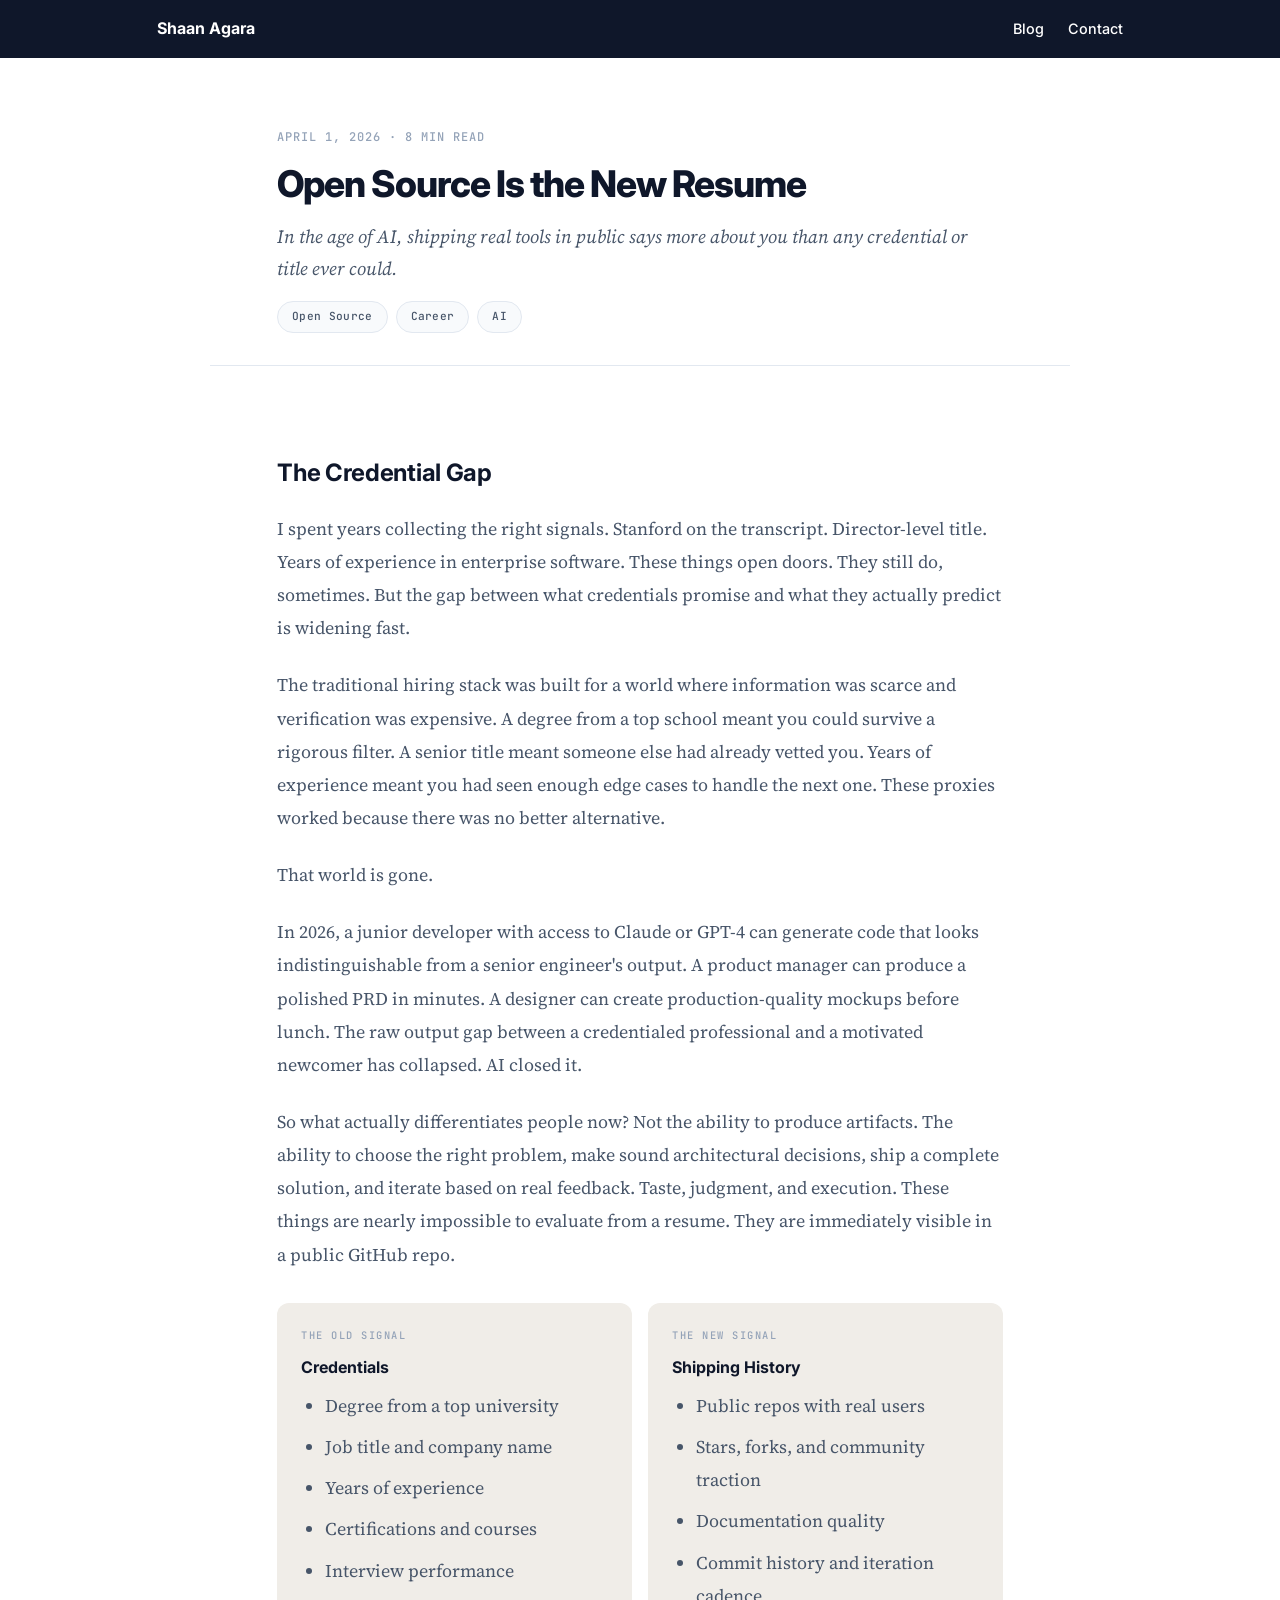
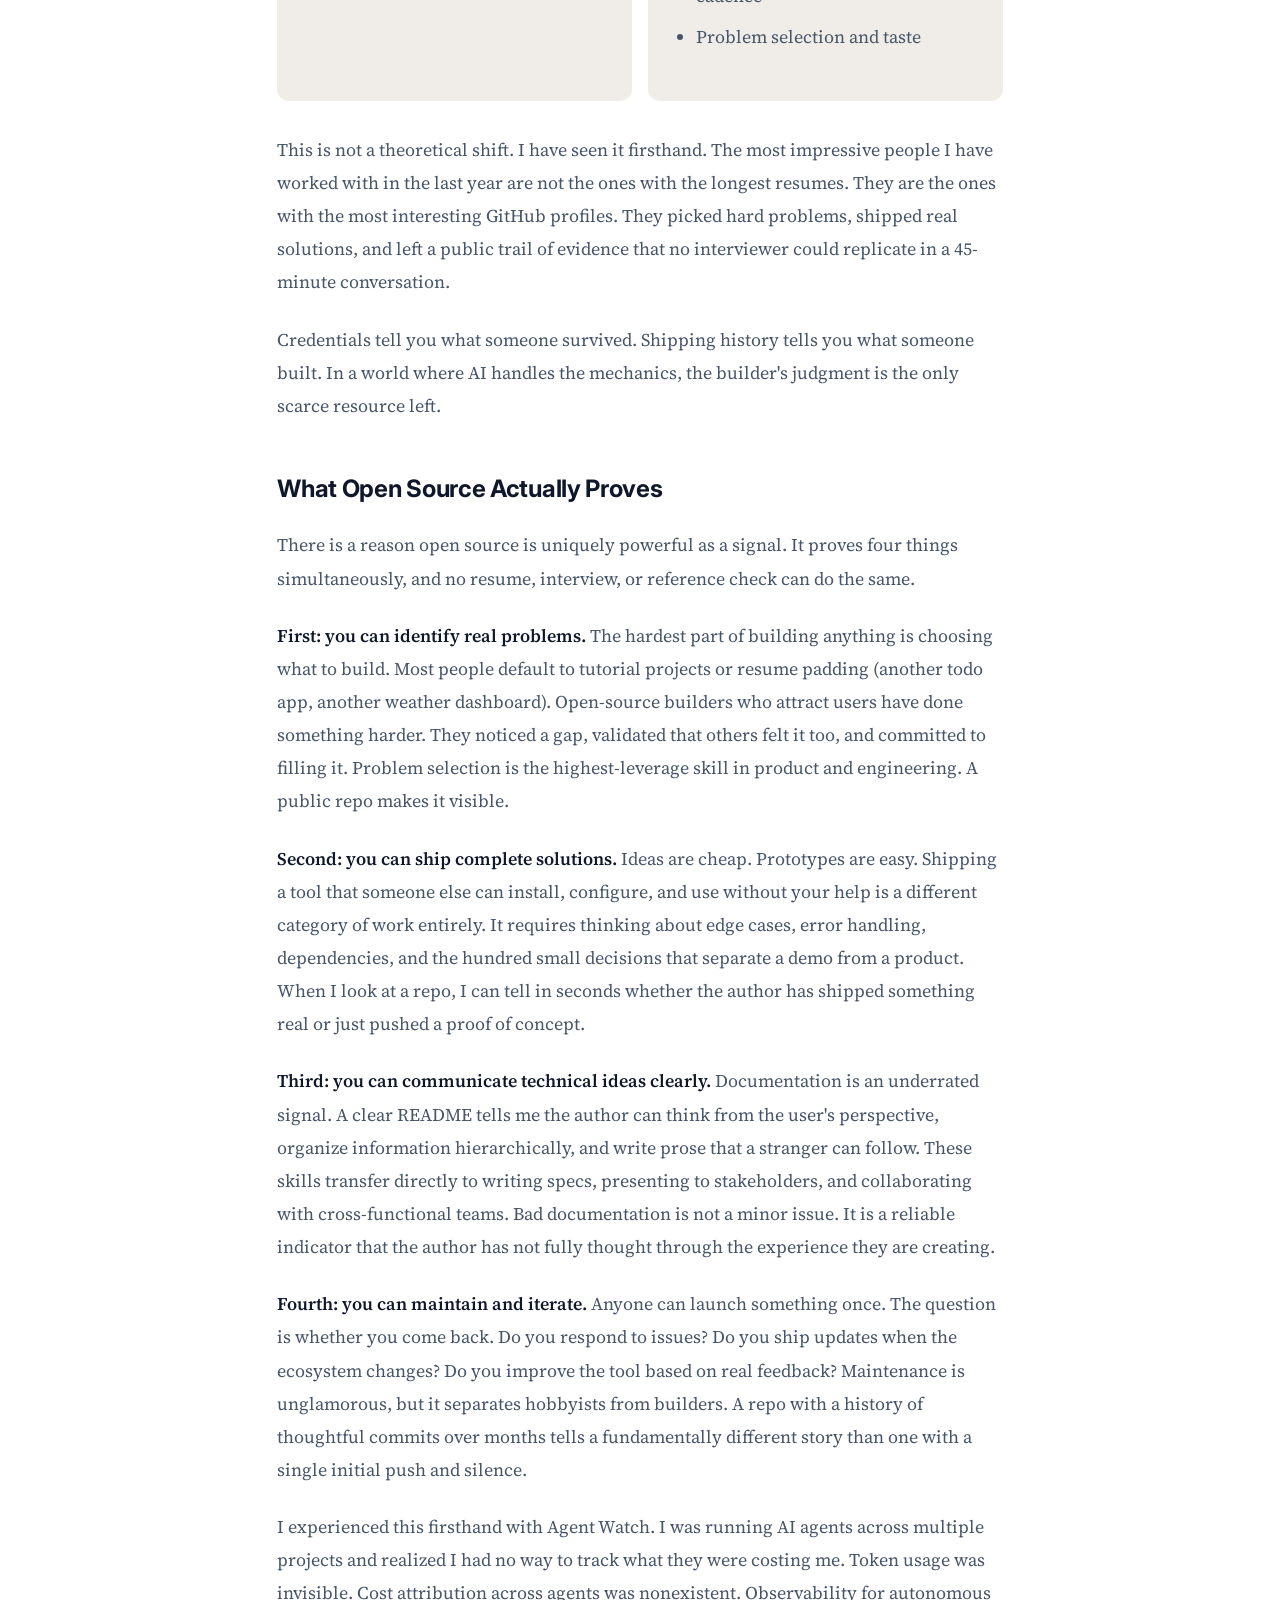
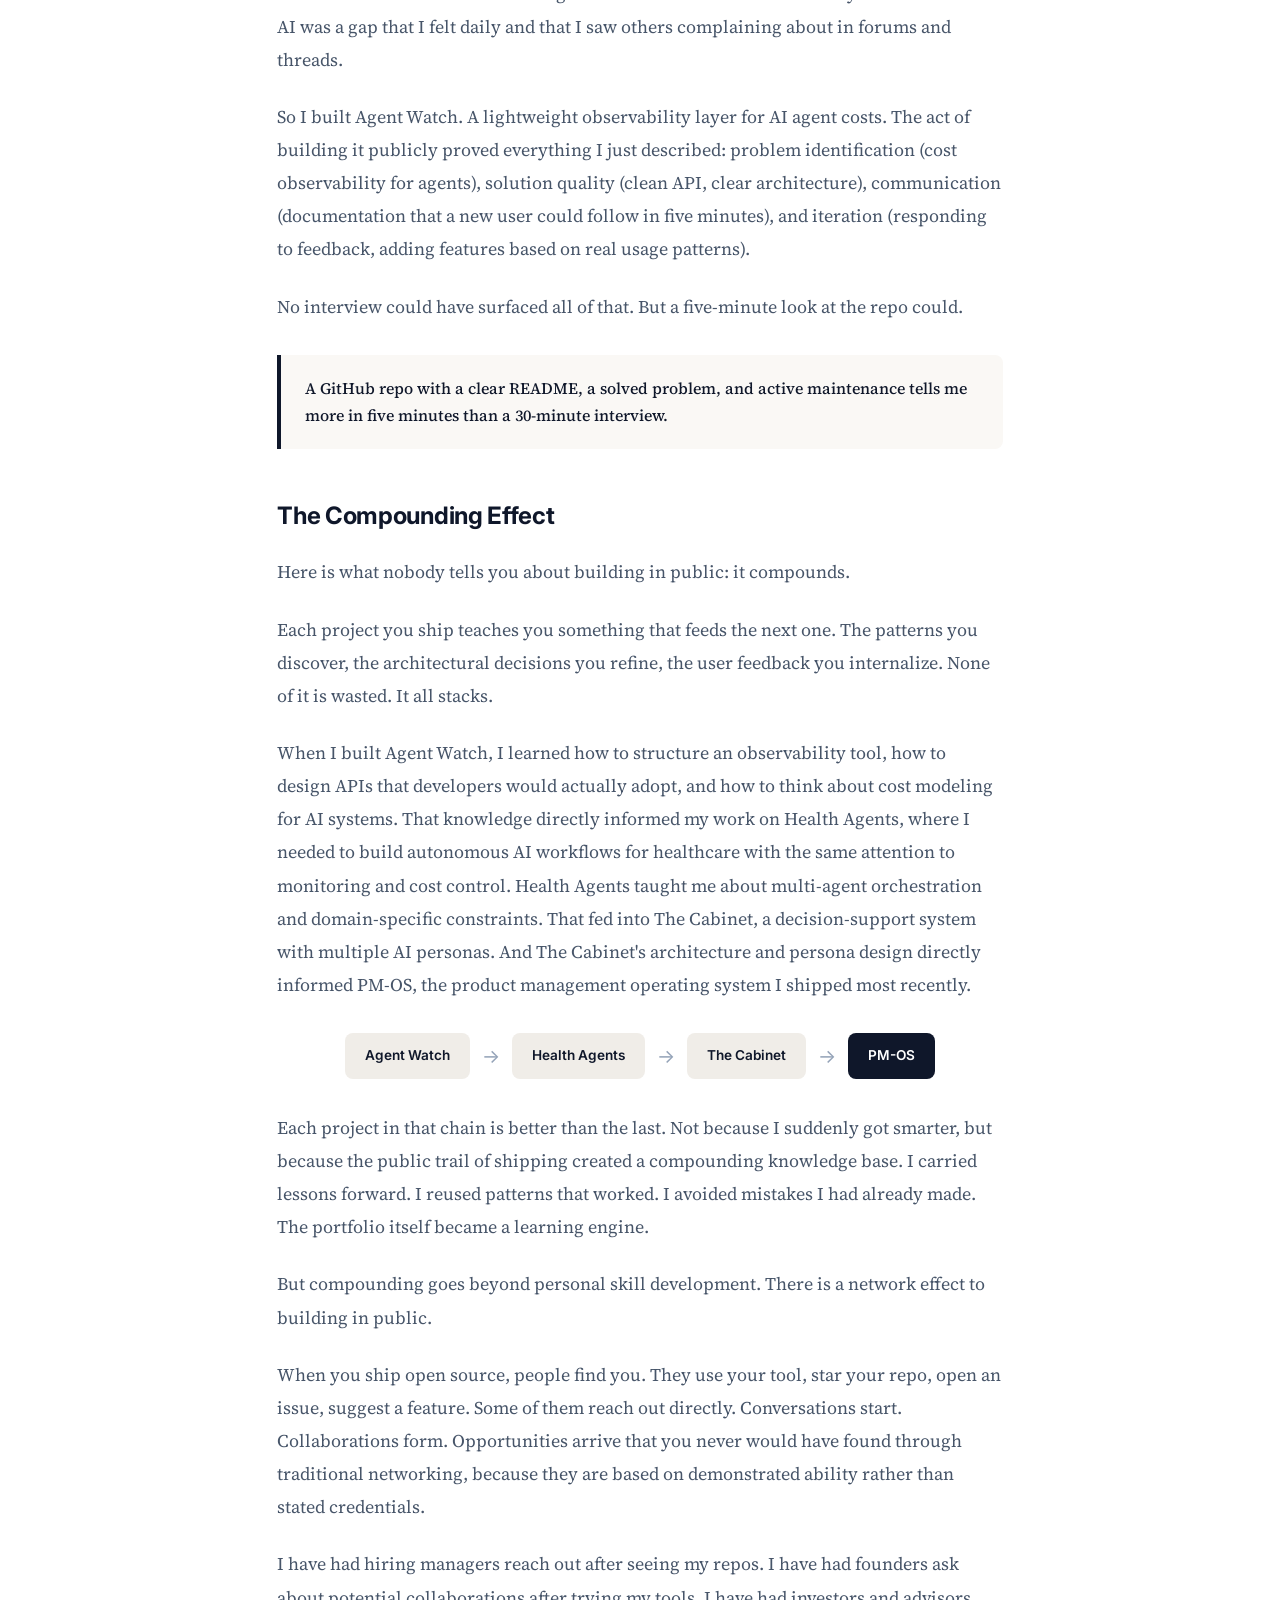
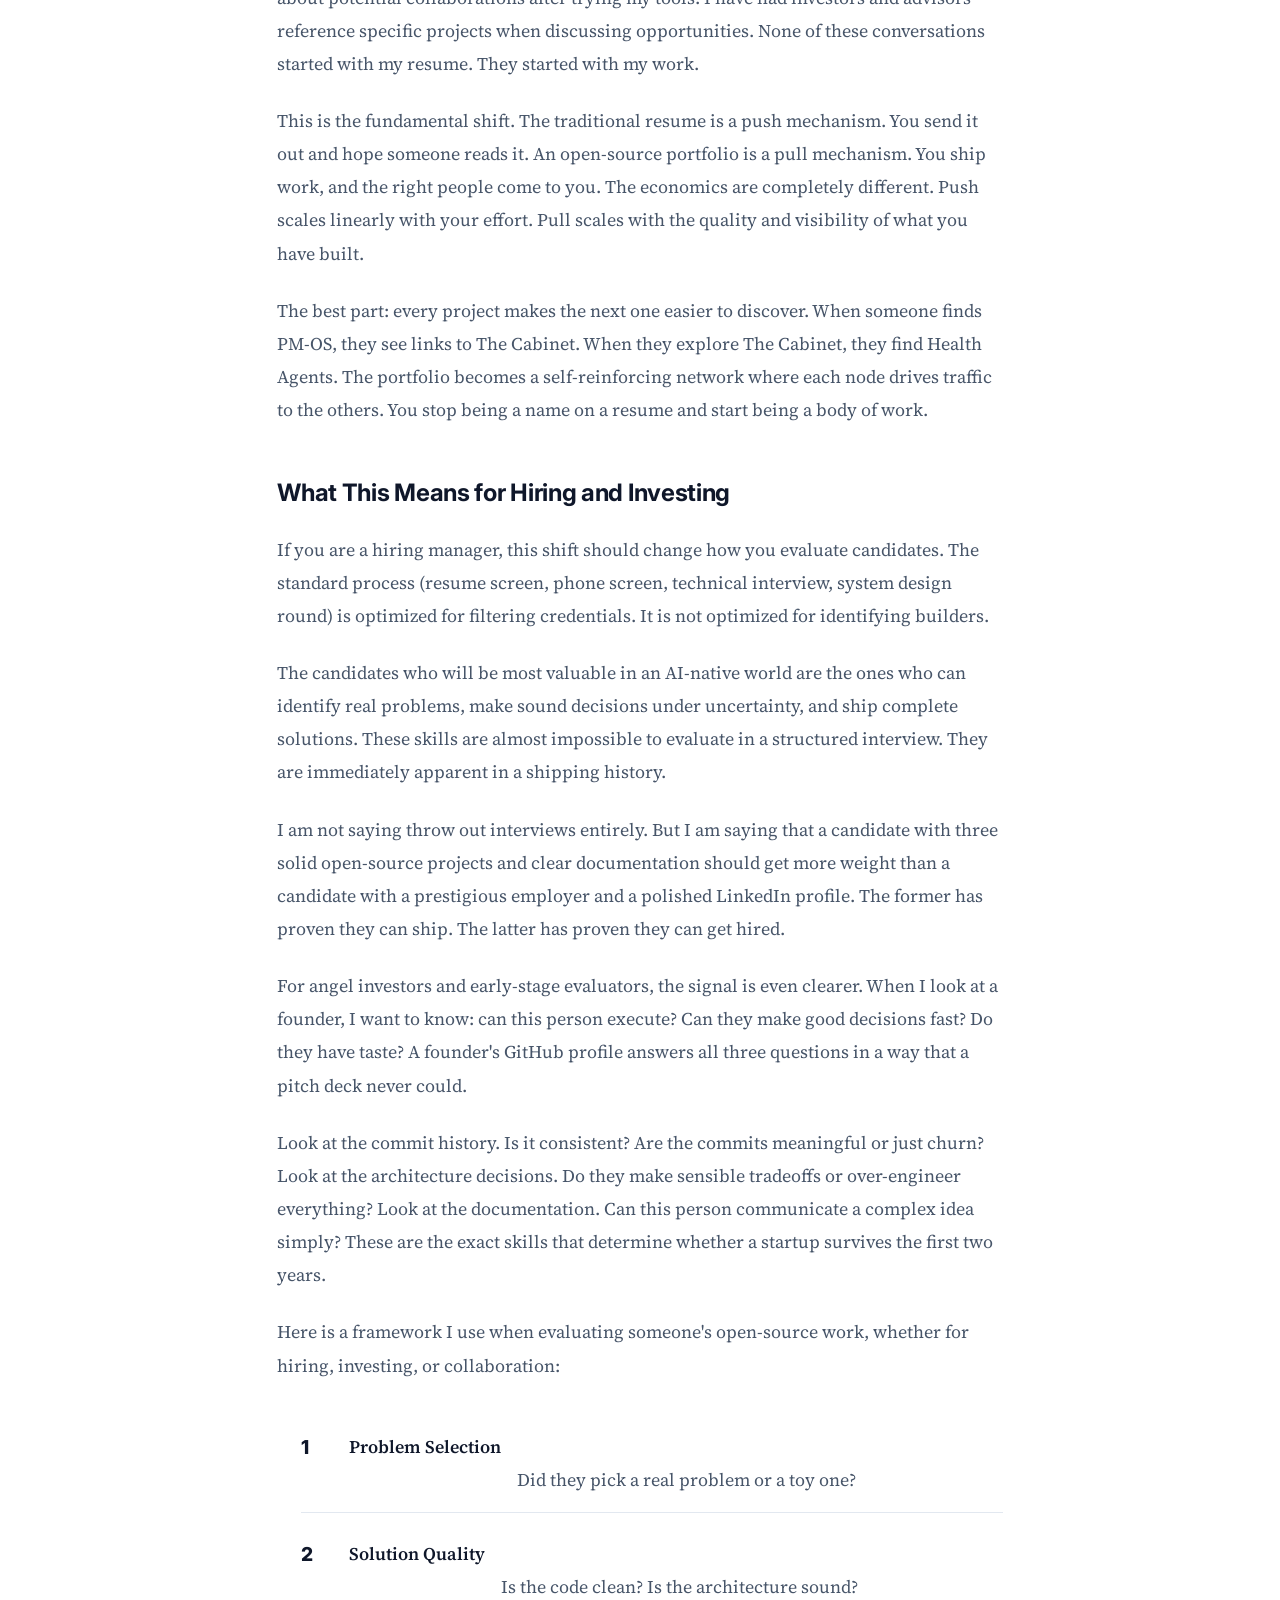
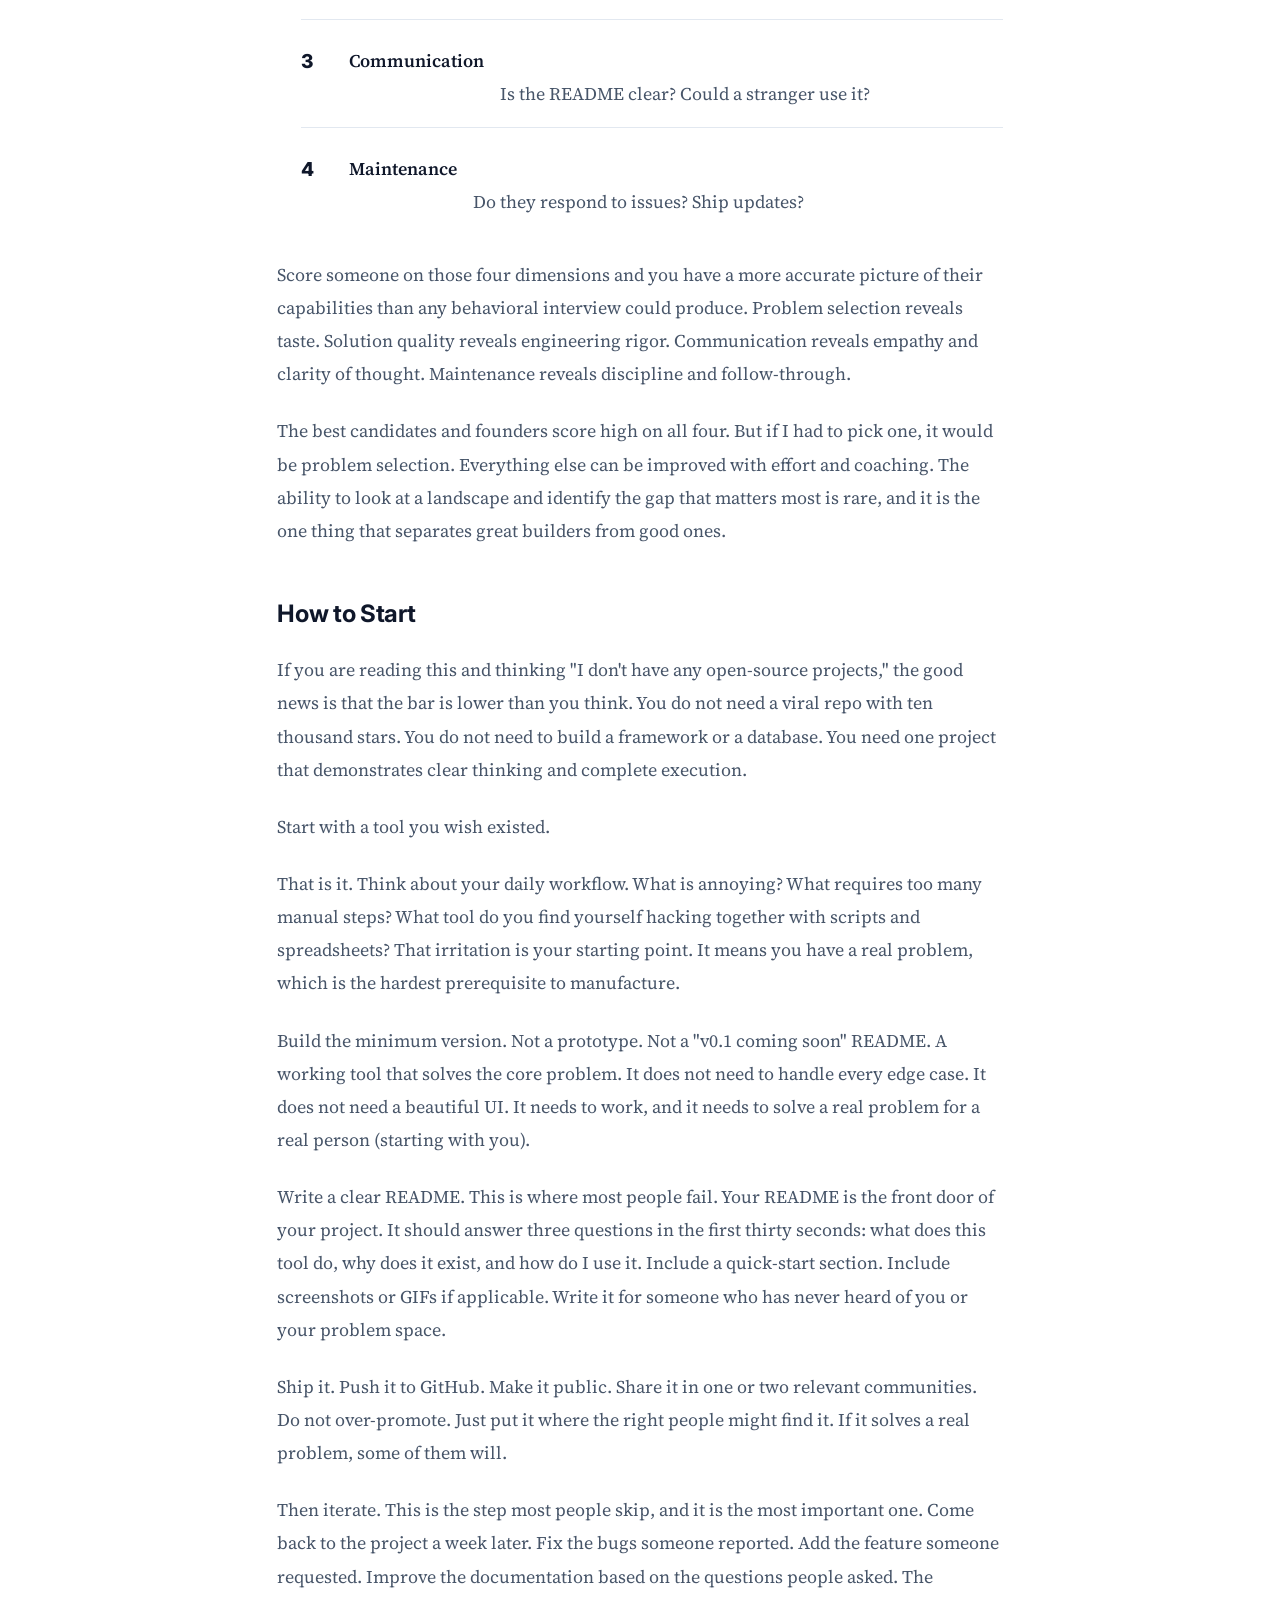
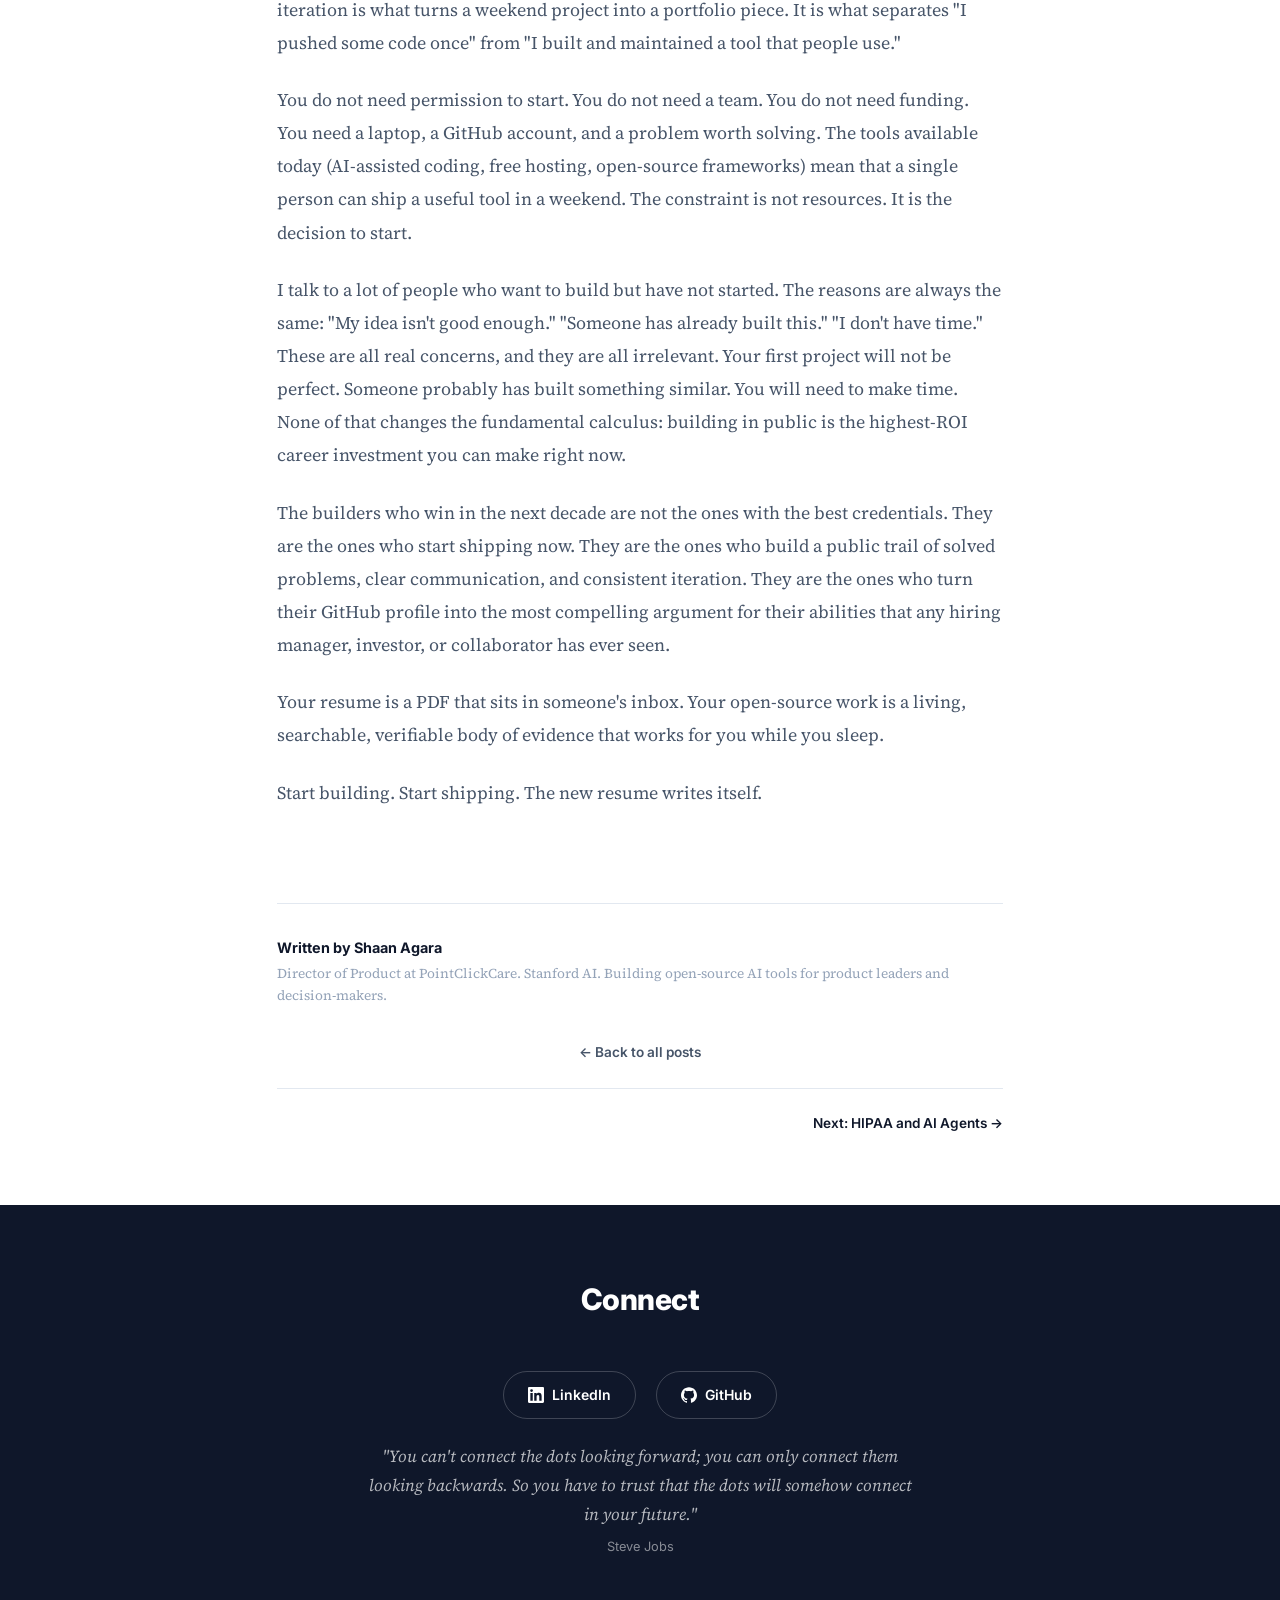
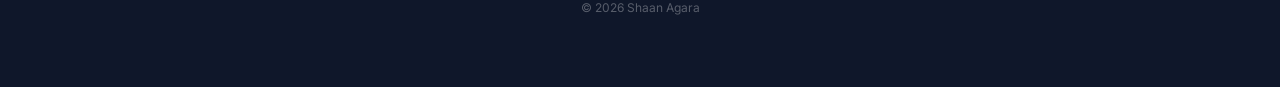
<file: blog/open-source-new-resume.html>
<!DOCTYPE html>
<html lang="en">
<head>
<meta charset="UTF-8">
<meta name="viewport" content="width=device-width, initial-scale=1.0">
<title>Open Source Is the New Resume | Shaan Agara</title>
<meta name="description" content="In the age of AI, shipping real tools in public says more than credentials. Why open-source builders are pulling ahead in hiring, investing, and career strategy.">
<meta property="og:title" content="Open Source Is the New Resume | Shaan Agara">
<meta property="og:description" content="In the age of AI, shipping real tools in public says more than credentials. Why open-source builders are pulling ahead in hiring, investing, and career strategy.">
<meta property="og:url" content="https://shaanagara.com/blog/open-source-new-resume">
<meta property="og:type" content="article">
<meta property="og:image" content="https://shaanagara.com/og-image.png">
<meta name="twitter:card" content="summary_large_image">
<meta name="twitter:title" content="Open Source Is the New Resume | Shaan Agara">
<meta name="twitter:description" content="In the age of AI, shipping real tools in public says more than credentials. Why open-source builders are pulling ahead in hiring, investing, and career strategy.">
<meta name="twitter:image" content="https://shaanagara.com/og-image.png">
<link rel="canonical" href="https://shaanagara.com/blog/open-source-new-resume">
<link rel="preconnect" href="https://fonts.googleapis.com">
<link rel="preconnect" href="https://fonts.gstatic.com" crossorigin>
<link href="https://fonts.googleapis.com/css2?family=Inter:wght@400;500;600;700;800&family=JetBrains+Mono:wght@400;500&family=Source+Serif+4:ital,opsz,wght@0,8..60,400;0,8..60,500;0,8..60,600;1,8..60,400&display=swap" rel="stylesheet">
<link rel="icon" type="image/svg+xml" href="data:image/svg+xml,%3Csvg xmlns='http://www.w3.org/2000/svg' viewBox='0 0 32 32'%3E%3Ctext x='4' y='26' font-size='28'%3E%E2%9A%A1%3C/text%3E%3C/svg%3E">
<link rel="stylesheet" href="../styles.css">
<script type="application/ld+json">
{
  "@context": "https://schema.org",
  "@type": "Article",
  "headline": "Open Source Is the New Resume",
  "author": { "@type": "Person", "name": "Shaan Agara" },
  "datePublished": "2026-04-01",
  "description": "In the age of AI, shipping real tools in public says more than credentials. Why open-source builders are pulling ahead in hiring, investing, and career strategy.",
  "url": "https://shaanagara.com/blog/open-source-new-resume"
}
</script>
</head>
<body>

<!-- NAV -->
<nav class="site-nav">
  <a href="../" class="site-nav-brand">Shaan Agara</a>
  <div class="site-nav-links">
    <a href="./" class="site-nav-link">Blog</a>
    <a href="../contact.html" class="site-nav-link">Contact</a>
  </div>
</nav>

<article>
  <header class="article-header">
    <div class="article-meta">APRIL 1, 2026 · 8 MIN READ</div>
    <h1 class="article-title">Open Source Is the New Resume</h1>
    <p class="article-subtitle">In the age of AI, shipping real tools in public says more about you than any credential or title ever could.</p>
    <div class="article-tags">
      <span class="pill">Open Source</span>
      <span class="pill">Career</span>
      <span class="pill">AI</span>
    </div>
  </header>

  <hr class="article-divider">

  <div class="article-body">

    <h2>The Credential Gap</h2>

    <p>I spent years collecting the right signals. Stanford on the transcript. Director-level title. Years of experience in enterprise software. These things open doors. They still do, sometimes. But the gap between what credentials promise and what they actually predict is widening fast.</p>

    <p>The traditional hiring stack was built for a world where information was scarce and verification was expensive. A degree from a top school meant you could survive a rigorous filter. A senior title meant someone else had already vetted you. Years of experience meant you had seen enough edge cases to handle the next one. These proxies worked because there was no better alternative.</p>

    <p>That world is gone.</p>

    <p>In 2026, a junior developer with access to Claude or GPT-4 can generate code that looks indistinguishable from a senior engineer's output. A product manager can produce a polished PRD in minutes. A designer can create production-quality mockups before lunch. The raw output gap between a credentialed professional and a motivated newcomer has collapsed. AI closed it.</p>

    <p>So what actually differentiates people now? Not the ability to produce artifacts. The ability to choose the right problem, make sound architectural decisions, ship a complete solution, and iterate based on real feedback. Taste, judgment, and execution. These things are nearly impossible to evaluate from a resume. They are immediately visible in a public GitHub repo.</p>

    <div class="visual-comparison">
      <div class="visual-comparison-card">
        <div class="visual-comparison-label">THE OLD SIGNAL</div>
        <div class="visual-comparison-title">Credentials</div>
        <div class="visual-comparison-text">
          <ul>
            <li>Degree from a top university</li>
            <li>Job title and company name</li>
            <li>Years of experience</li>
            <li>Certifications and courses</li>
            <li>Interview performance</li>
          </ul>
        </div>
      </div>
      <div class="visual-comparison-card">
        <div class="visual-comparison-label">THE NEW SIGNAL</div>
        <div class="visual-comparison-title">Shipping History</div>
        <div class="visual-comparison-text">
          <ul>
            <li>Public repos with real users</li>
            <li>Stars, forks, and community traction</li>
            <li>Documentation quality</li>
            <li>Commit history and iteration cadence</li>
            <li>Problem selection and taste</li>
          </ul>
        </div>
      </div>
    </div>

    <p>This is not a theoretical shift. I have seen it firsthand. The most impressive people I have worked with in the last year are not the ones with the longest resumes. They are the ones with the most interesting GitHub profiles. They picked hard problems, shipped real solutions, and left a public trail of evidence that no interviewer could replicate in a 45-minute conversation.</p>

    <p>Credentials tell you what someone survived. Shipping history tells you what someone built. In a world where AI handles the mechanics, the builder's judgment is the only scarce resource left.</p>

    <h2>What Open Source Actually Proves</h2>

    <p>There is a reason open source is uniquely powerful as a signal. It proves four things simultaneously, and no resume, interview, or reference check can do the same.</p>

    <p><strong>First: you can identify real problems.</strong> The hardest part of building anything is choosing what to build. Most people default to tutorial projects or resume padding (another todo app, another weather dashboard). Open-source builders who attract users have done something harder. They noticed a gap, validated that others felt it too, and committed to filling it. Problem selection is the highest-leverage skill in product and engineering. A public repo makes it visible.</p>

    <p><strong>Second: you can ship complete solutions.</strong> Ideas are cheap. Prototypes are easy. Shipping a tool that someone else can install, configure, and use without your help is a different category of work entirely. It requires thinking about edge cases, error handling, dependencies, and the hundred small decisions that separate a demo from a product. When I look at a repo, I can tell in seconds whether the author has shipped something real or just pushed a proof of concept.</p>

    <p><strong>Third: you can communicate technical ideas clearly.</strong> Documentation is an underrated signal. A clear README tells me the author can think from the user's perspective, organize information hierarchically, and write prose that a stranger can follow. These skills transfer directly to writing specs, presenting to stakeholders, and collaborating with cross-functional teams. Bad documentation is not a minor issue. It is a reliable indicator that the author has not fully thought through the experience they are creating.</p>

    <p><strong>Fourth: you can maintain and iterate.</strong> Anyone can launch something once. The question is whether you come back. Do you respond to issues? Do you ship updates when the ecosystem changes? Do you improve the tool based on real feedback? Maintenance is unglamorous, but it separates hobbyists from builders. A repo with a history of thoughtful commits over months tells a fundamentally different story than one with a single initial push and silence.</p>

    <p>I experienced this firsthand with Agent Watch. I was running AI agents across multiple projects and realized I had no way to track what they were costing me. Token usage was invisible. Cost attribution across agents was nonexistent. Observability for autonomous AI was a gap that I felt daily and that I saw others complaining about in forums and threads.</p>

    <p>So I built Agent Watch. A lightweight observability layer for AI agent costs. The act of building it publicly proved everything I just described: problem identification (cost observability for agents), solution quality (clean API, clear architecture), communication (documentation that a new user could follow in five minutes), and iteration (responding to feedback, adding features based on real usage patterns).</p>

    <p>No interview could have surfaced all of that. But a five-minute look at the repo could.</p>

    <div class="visual-callout">
      <p>A GitHub repo with a clear README, a solved problem, and active maintenance tells me more in five minutes than a 30-minute interview.</p>
    </div>

    <h2>The Compounding Effect</h2>

    <p>Here is what nobody tells you about building in public: it compounds.</p>

    <p>Each project you ship teaches you something that feeds the next one. The patterns you discover, the architectural decisions you refine, the user feedback you internalize. None of it is wasted. It all stacks.</p>

    <p>When I built Agent Watch, I learned how to structure an observability tool, how to design APIs that developers would actually adopt, and how to think about cost modeling for AI systems. That knowledge directly informed my work on Health Agents, where I needed to build autonomous AI workflows for healthcare with the same attention to monitoring and cost control. Health Agents taught me about multi-agent orchestration and domain-specific constraints. That fed into The Cabinet, a decision-support system with multiple AI personas. And The Cabinet's architecture and persona design directly informed PM-OS, the product management operating system I shipped most recently.</p>

    <div class="visual-flow">
      <div class="visual-flow-step">Agent Watch</div>
      <span class="visual-flow-arrow">&rarr;</span>
      <div class="visual-flow-step">Health Agents</div>
      <span class="visual-flow-arrow">&rarr;</span>
      <div class="visual-flow-step">The Cabinet</div>
      <span class="visual-flow-arrow">&rarr;</span>
      <div class="visual-flow-step active">PM-OS</div>
    </div>

    <p>Each project in that chain is better than the last. Not because I suddenly got smarter, but because the public trail of shipping created a compounding knowledge base. I carried lessons forward. I reused patterns that worked. I avoided mistakes I had already made. The portfolio itself became a learning engine.</p>

    <p>But compounding goes beyond personal skill development. There is a network effect to building in public.</p>

    <p>When you ship open source, people find you. They use your tool, star your repo, open an issue, suggest a feature. Some of them reach out directly. Conversations start. Collaborations form. Opportunities arrive that you never would have found through traditional networking, because they are based on demonstrated ability rather than stated credentials.</p>

    <p>I have had hiring managers reach out after seeing my repos. I have had founders ask about potential collaborations after trying my tools. I have had investors and advisors reference specific projects when discussing opportunities. None of these conversations started with my resume. They started with my work.</p>

    <p>This is the fundamental shift. The traditional resume is a push mechanism. You send it out and hope someone reads it. An open-source portfolio is a pull mechanism. You ship work, and the right people come to you. The economics are completely different. Push scales linearly with your effort. Pull scales with the quality and visibility of what you have built.</p>

    <p>The best part: every project makes the next one easier to discover. When someone finds PM-OS, they see links to The Cabinet. When they explore The Cabinet, they find Health Agents. The portfolio becomes a self-reinforcing network where each node drives traffic to the others. You stop being a name on a resume and start being a body of work.</p>

    <h2>What This Means for Hiring and Investing</h2>

    <p>If you are a hiring manager, this shift should change how you evaluate candidates. The standard process (resume screen, phone screen, technical interview, system design round) is optimized for filtering credentials. It is not optimized for identifying builders.</p>

    <p>The candidates who will be most valuable in an AI-native world are the ones who can identify real problems, make sound decisions under uncertainty, and ship complete solutions. These skills are almost impossible to evaluate in a structured interview. They are immediately apparent in a shipping history.</p>

    <p>I am not saying throw out interviews entirely. But I am saying that a candidate with three solid open-source projects and clear documentation should get more weight than a candidate with a prestigious employer and a polished LinkedIn profile. The former has proven they can ship. The latter has proven they can get hired.</p>

    <p>For angel investors and early-stage evaluators, the signal is even clearer. When I look at a founder, I want to know: can this person execute? Can they make good decisions fast? Do they have taste? A founder's GitHub profile answers all three questions in a way that a pitch deck never could.</p>

    <p>Look at the commit history. Is it consistent? Are the commits meaningful or just churn? Look at the architecture decisions. Do they make sensible tradeoffs or over-engineer everything? Look at the documentation. Can this person communicate a complex idea simply? These are the exact skills that determine whether a startup survives the first two years.</p>

    <p>Here is a framework I use when evaluating someone's open-source work, whether for hiring, investing, or collaboration:</p>

    <ol class="visual-framework">
      <li><strong>Problem Selection</strong><br>Did they pick a real problem or a toy one?</li>
      <li><strong>Solution Quality</strong><br>Is the code clean? Is the architecture sound?</li>
      <li><strong>Communication</strong><br>Is the README clear? Could a stranger use it?</li>
      <li><strong>Maintenance</strong><br>Do they respond to issues? Ship updates?</li>
    </ol>

    <p>Score someone on those four dimensions and you have a more accurate picture of their capabilities than any behavioral interview could produce. Problem selection reveals taste. Solution quality reveals engineering rigor. Communication reveals empathy and clarity of thought. Maintenance reveals discipline and follow-through.</p>

    <p>The best candidates and founders score high on all four. But if I had to pick one, it would be problem selection. Everything else can be improved with effort and coaching. The ability to look at a landscape and identify the gap that matters most is rare, and it is the one thing that separates great builders from good ones.</p>

    <h2>How to Start</h2>

    <p>If you are reading this and thinking "I don't have any open-source projects," the good news is that the bar is lower than you think. You do not need a viral repo with ten thousand stars. You do not need to build a framework or a database. You need one project that demonstrates clear thinking and complete execution.</p>

    <p>Start with a tool you wish existed.</p>

    <p>That is it. Think about your daily workflow. What is annoying? What requires too many manual steps? What tool do you find yourself hacking together with scripts and spreadsheets? That irritation is your starting point. It means you have a real problem, which is the hardest prerequisite to manufacture.</p>

    <p>Build the minimum version. Not a prototype. Not a "v0.1 coming soon" README. A working tool that solves the core problem. It does not need to handle every edge case. It does not need a beautiful UI. It needs to work, and it needs to solve a real problem for a real person (starting with you).</p>

    <p>Write a clear README. This is where most people fail. Your README is the front door of your project. It should answer three questions in the first thirty seconds: what does this tool do, why does it exist, and how do I use it. Include a quick-start section. Include screenshots or GIFs if applicable. Write it for someone who has never heard of you or your problem space.</p>

    <p>Ship it. Push it to GitHub. Make it public. Share it in one or two relevant communities. Do not over-promote. Just put it where the right people might find it. If it solves a real problem, some of them will.</p>

    <p>Then iterate. This is the step most people skip, and it is the most important one. Come back to the project a week later. Fix the bugs someone reported. Add the feature someone requested. Improve the documentation based on the questions people asked. The iteration is what turns a weekend project into a portfolio piece. It is what separates "I pushed some code once" from "I built and maintained a tool that people use."</p>

    <p>You do not need permission to start. You do not need a team. You do not need funding. You need a laptop, a GitHub account, and a problem worth solving. The tools available today (AI-assisted coding, free hosting, open-source frameworks) mean that a single person can ship a useful tool in a weekend. The constraint is not resources. It is the decision to start.</p>

    <p>I talk to a lot of people who want to build but have not started. The reasons are always the same: "My idea isn't good enough." "Someone has already built this." "I don't have time." These are all real concerns, and they are all irrelevant. Your first project will not be perfect. Someone probably has built something similar. You will need to make time. None of that changes the fundamental calculus: building in public is the highest-ROI career investment you can make right now.</p>

    <p>The builders who win in the next decade are not the ones with the best credentials. They are the ones who start shipping now. They are the ones who build a public trail of solved problems, clear communication, and consistent iteration. They are the ones who turn their GitHub profile into the most compelling argument for their abilities that any hiring manager, investor, or collaborator has ever seen.</p>

    <p>Your resume is a PDF that sits in someone's inbox. Your open-source work is a living, searchable, verifiable body of evidence that works for you while you sleep.</p>

    <p>Start building. Start shipping. The new resume writes itself.</p>

  </div>

  <footer class="article-footer">
    <div class="article-author">
      <div class="article-author-name">Written by Shaan Agara</div>
      <div class="article-author-bio">Director of Product at PointClickCare. Stanford AI. Building open-source AI tools for product leaders and decision-makers.</div>
    </div>
    <div class="article-back">
      <a href="./">&larr; Back to all posts</a>
    </div>
    <div class="article-nav">
      <span></span>
      <a href="hipaa-ai-agents">Next: HIPAA and AI Agents &rarr;</a>
    </div>
  </footer>
</article>

<!-- FOOTER -->
<footer class="footer">
  <div class="container">
    <div class="section-label">Connect</div>
    <div class="footer-links">
      <a href="https://www.linkedin.com/in/shaan-agara/" class="footer-link" target="_blank" rel="noopener">
        <svg viewBox="0 0 24 24"><path d="M20.447 20.452h-3.554v-5.569c0-1.328-.027-3.037-1.852-3.037-1.853 0-2.136 1.445-2.136 2.939v5.667H9.351V9h3.414v1.561h.046c.477-.9 1.637-1.85 3.37-1.85 3.601 0 4.267 2.37 4.267 5.455v6.286zM5.337 7.433a2.062 2.062 0 01-2.063-2.065 2.064 2.064 0 112.063 2.065zm1.782 13.019H3.555V9h3.564v11.452zM22.225 0H1.771C.792 0 0 .774 0 1.729v20.542C0 23.227.792 24 1.771 24h20.451C23.2 24 24 23.227 24 22.271V1.729C24 .774 23.2 0 22.222 0h.003z"/></svg>
        LinkedIn
      </a>
      <a href="https://github.com/shaan-ad" class="footer-link" target="_blank" rel="noopener">
        <svg viewBox="0 0 24 24"><path d="M12 .297c-6.63 0-12 5.373-12 12 0 5.303 3.438 9.8 8.205 11.385.6.113.82-.258.82-.577 0-.285-.01-1.04-.015-2.04-3.338.724-4.042-1.61-4.042-1.61C4.422 18.07 3.633 17.7 3.633 17.7c-1.087-.744.084-.729.084-.729 1.205.084 1.838 1.236 1.838 1.236 1.07 1.835 2.809 1.305 3.495.998.108-.776.417-1.305.76-1.605-2.665-.3-5.466-1.332-5.466-5.93 0-1.31.465-2.38 1.235-3.22-.135-.303-.54-1.523.105-3.176 0 0 1.005-.322 3.3 1.23.96-.267 1.98-.399 3-.405 1.02.006 2.04.138 3 .405 2.28-1.552 3.285-1.23 3.285-1.23.645 1.653.24 2.873.12 3.176.765.84 1.23 1.91 1.23 3.22 0 4.61-2.805 5.625-5.475 5.92.42.36.81 1.096.81 2.22 0 1.606-.015 2.896-.015 3.286 0 .315.21.69.825.57C20.565 22.092 24 17.592 24 12.297c0-6.627-5.373-12-12-12" fill="currentColor"/></svg>
        GitHub
      </a>
    </div>
    <p class="footer-quote">"You can't connect the dots looking forward; you can only connect them looking backwards. So you have to trust that the dots will somehow connect in your future."</p>
    <p class="footer-quote-attr">Steve Jobs</p>
    <p class="footer-copy">&copy; 2026 Shaan Agara</p>
  </div>
</footer>

<script>
const observer = new IntersectionObserver((entries) => {
  entries.forEach(entry => {
    if (entry.isIntersecting) {
      entry.target.classList.add('visible');
      observer.unobserve(entry.target);
    }
  });
}, { threshold: 0.1, rootMargin: '0px 0px -40px 0px' });
document.querySelectorAll('.fade-in').forEach(el => observer.observe(el));
</script>

</body>
</html>
</file>
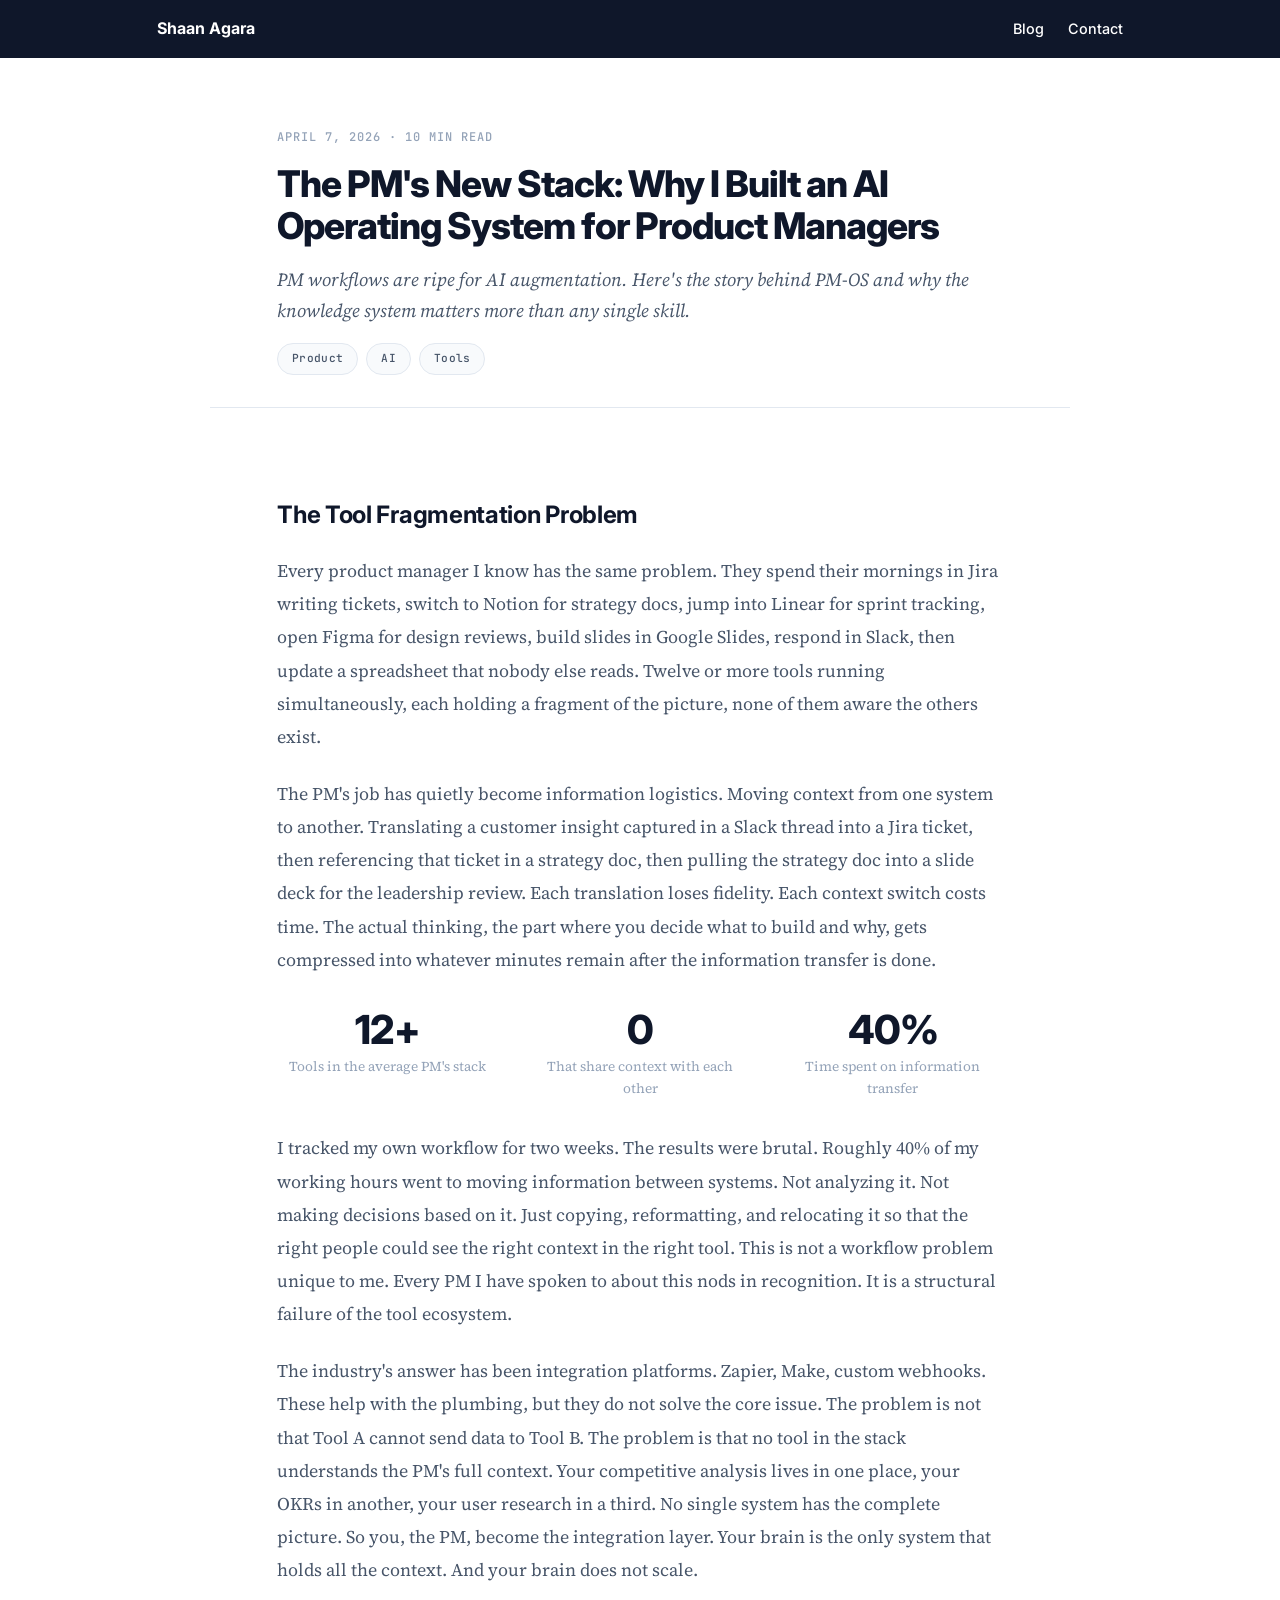
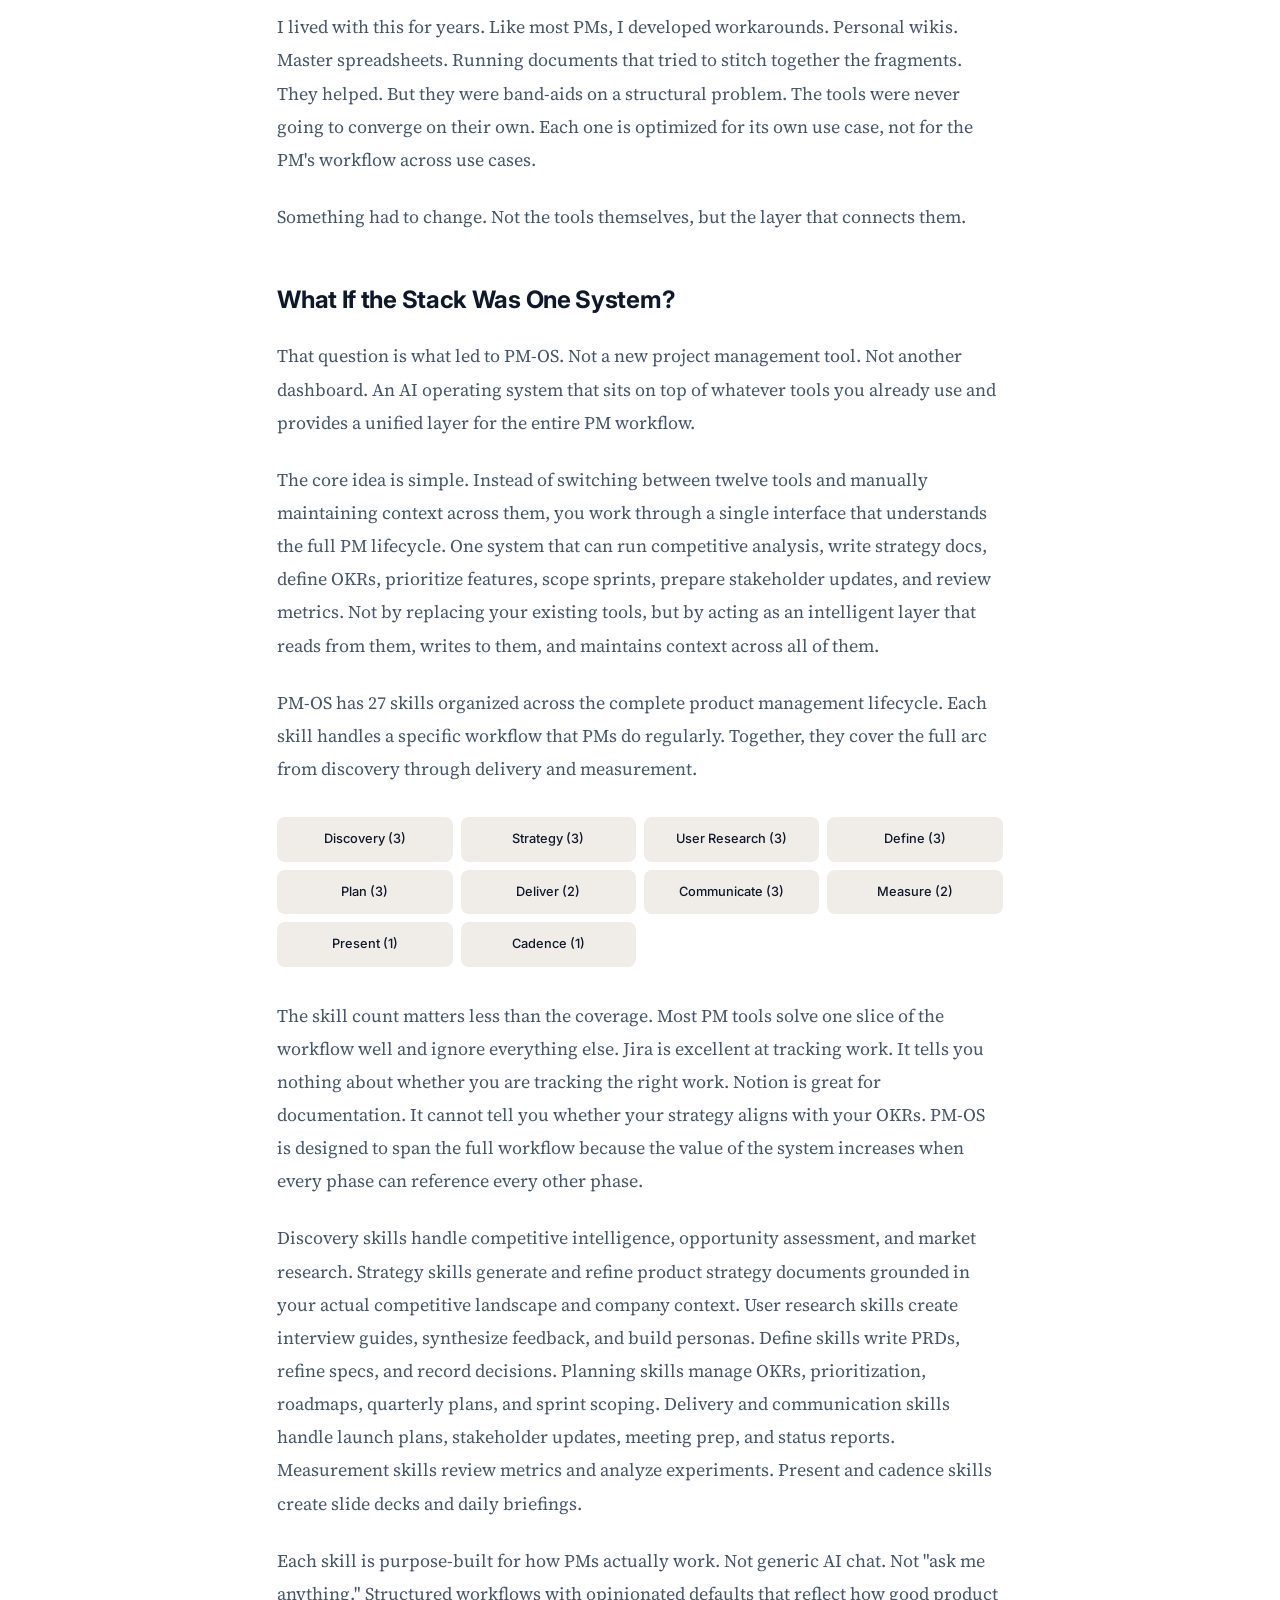
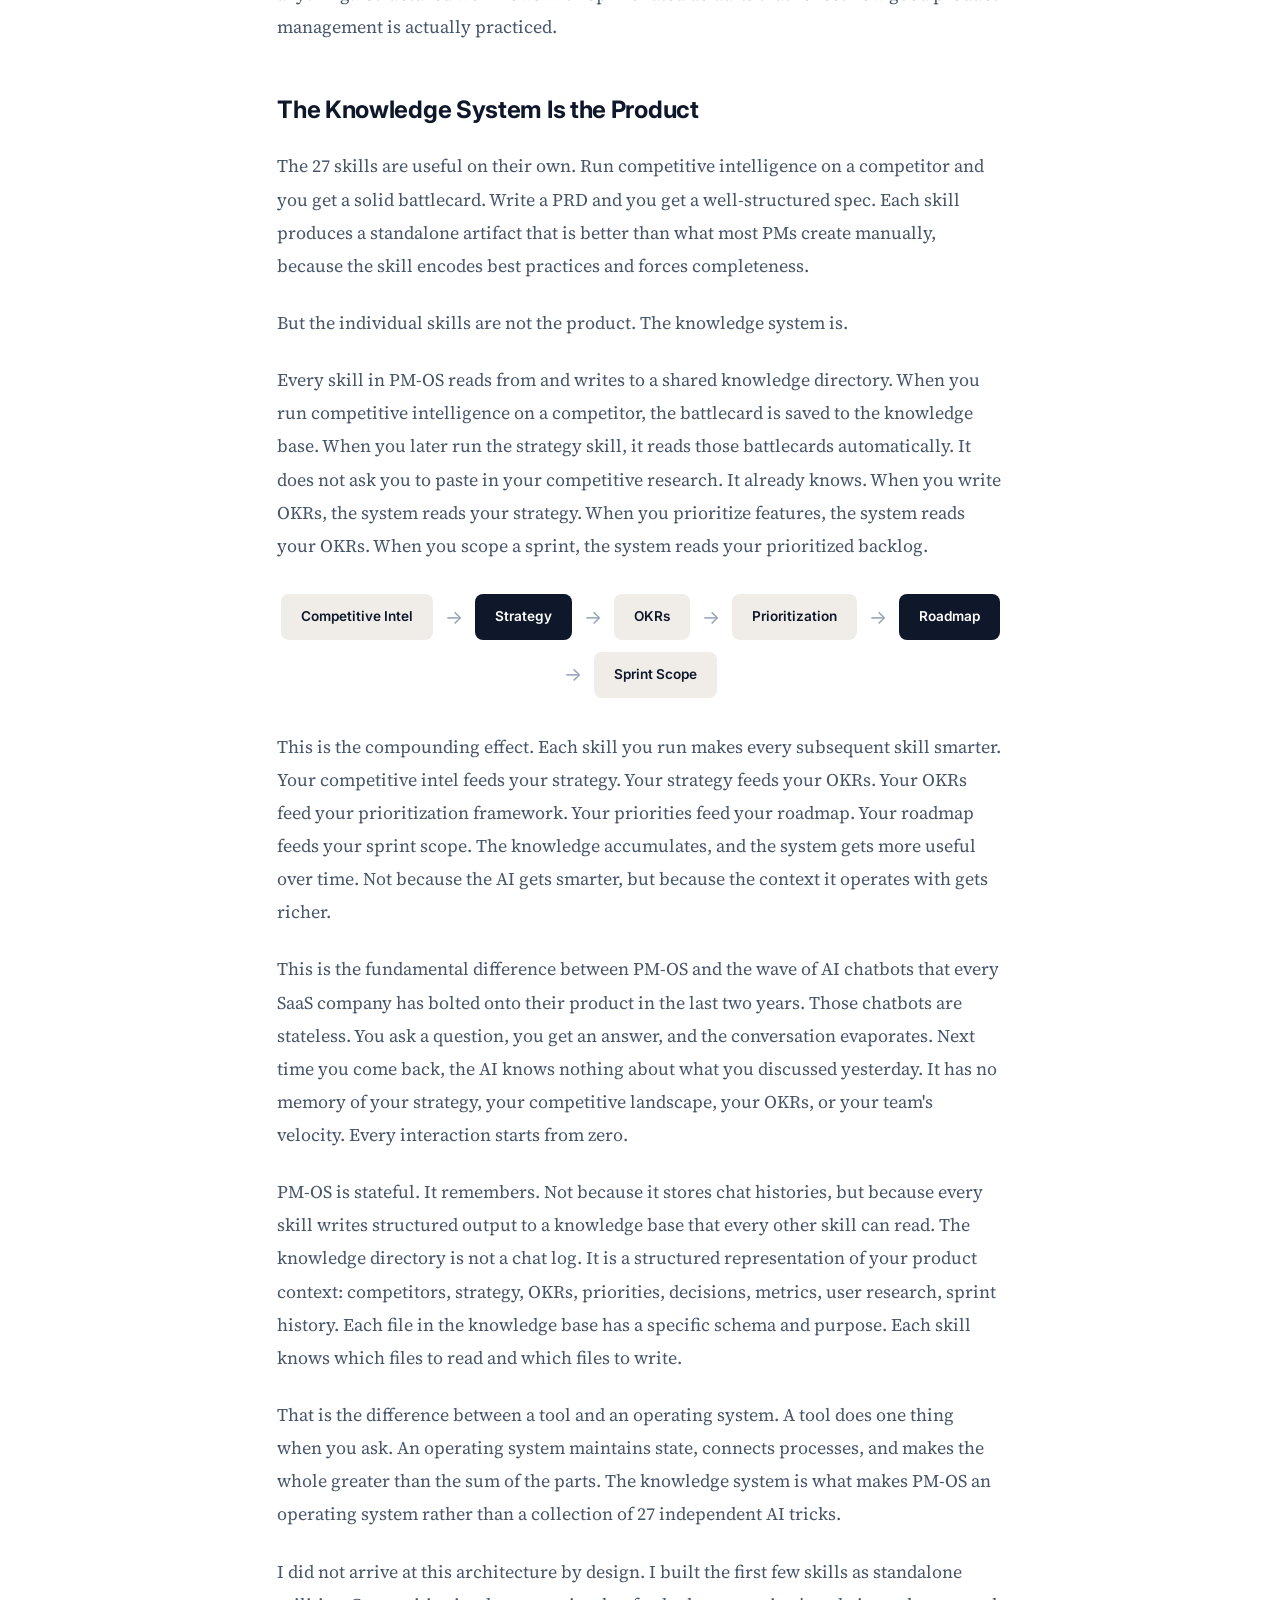
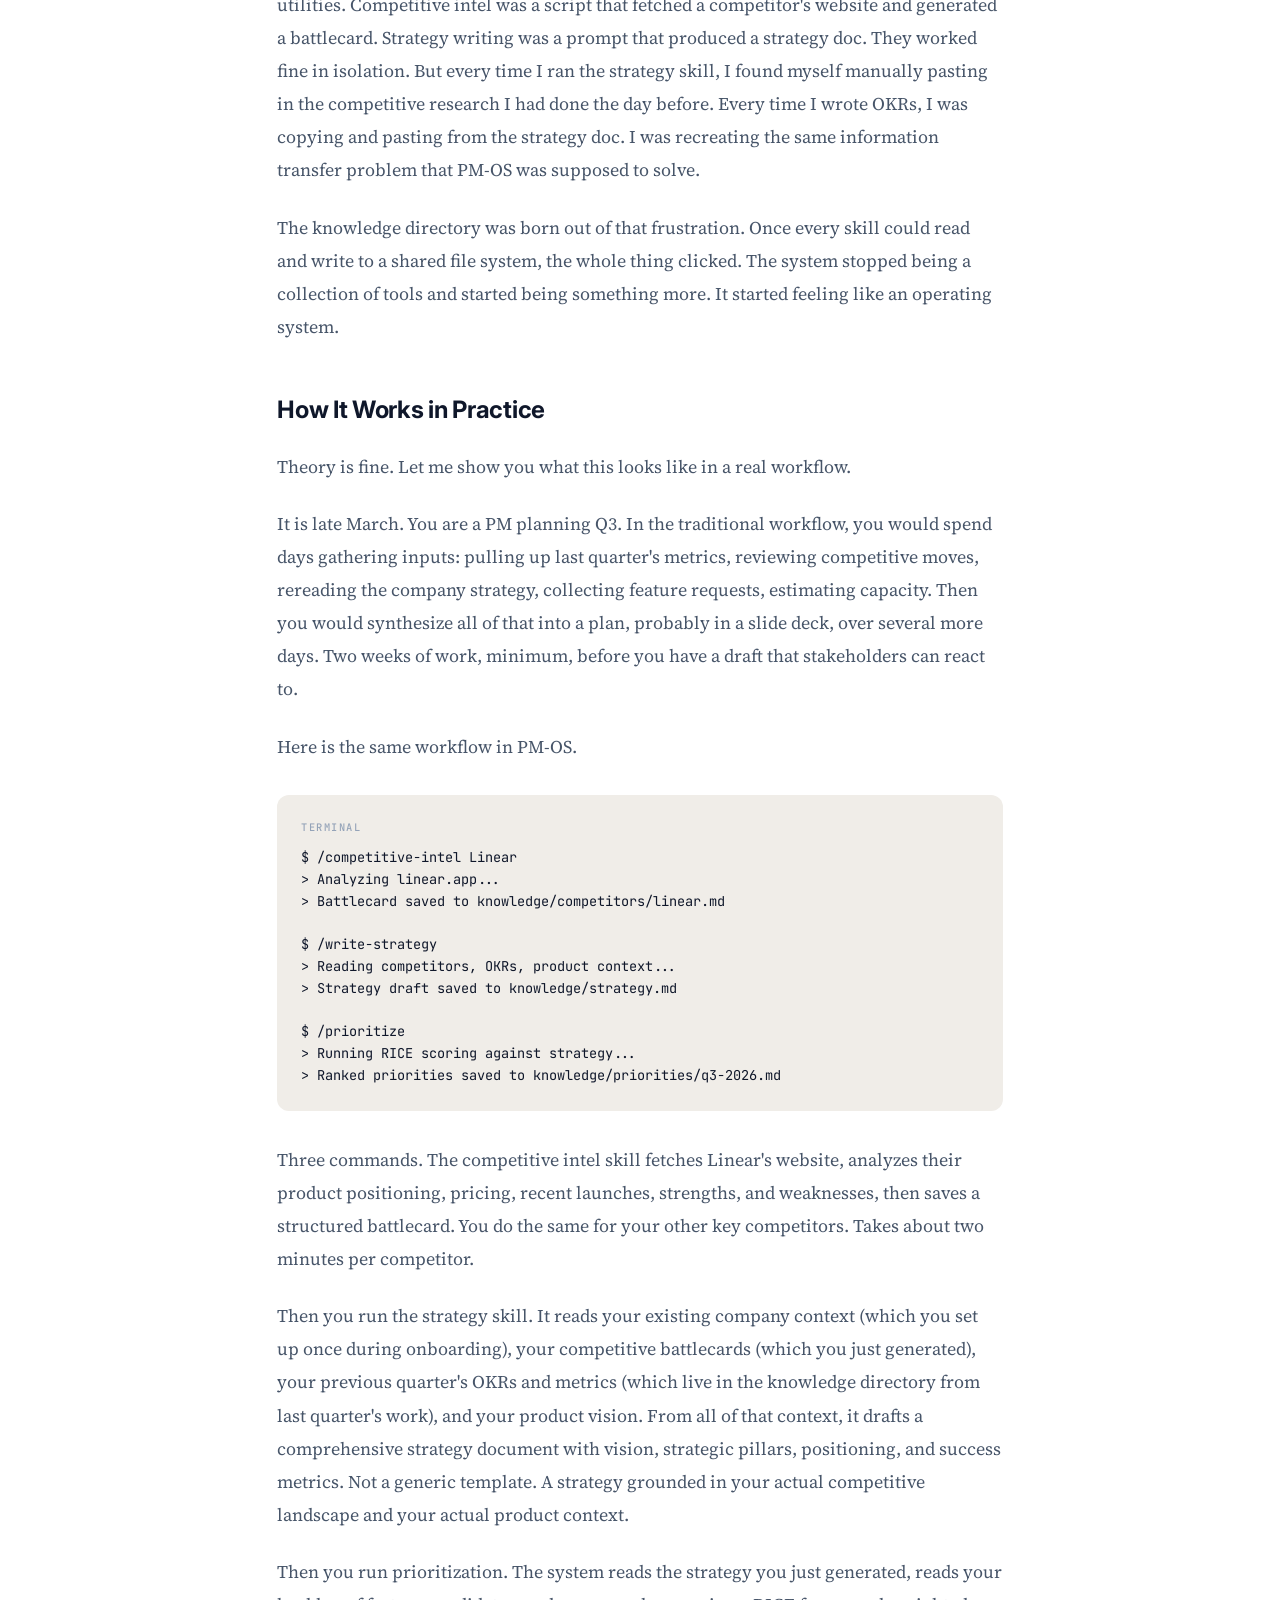
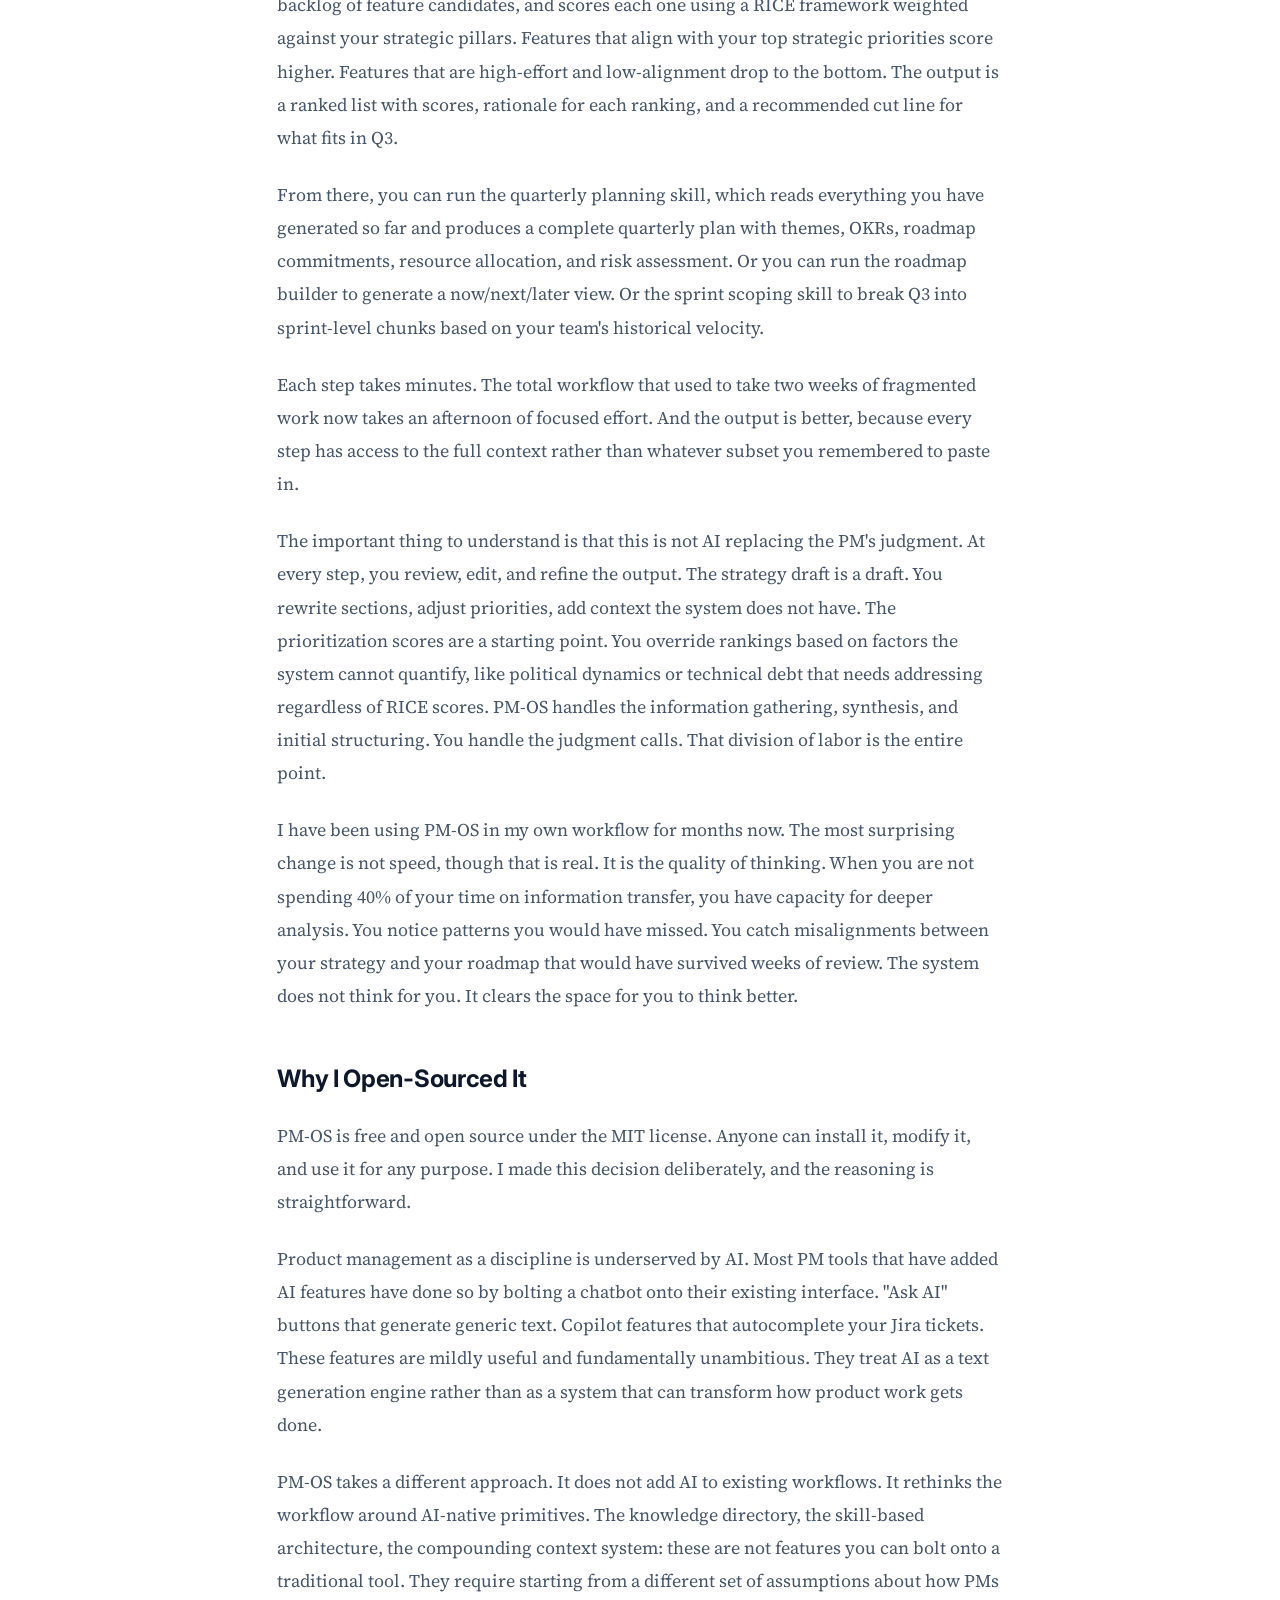
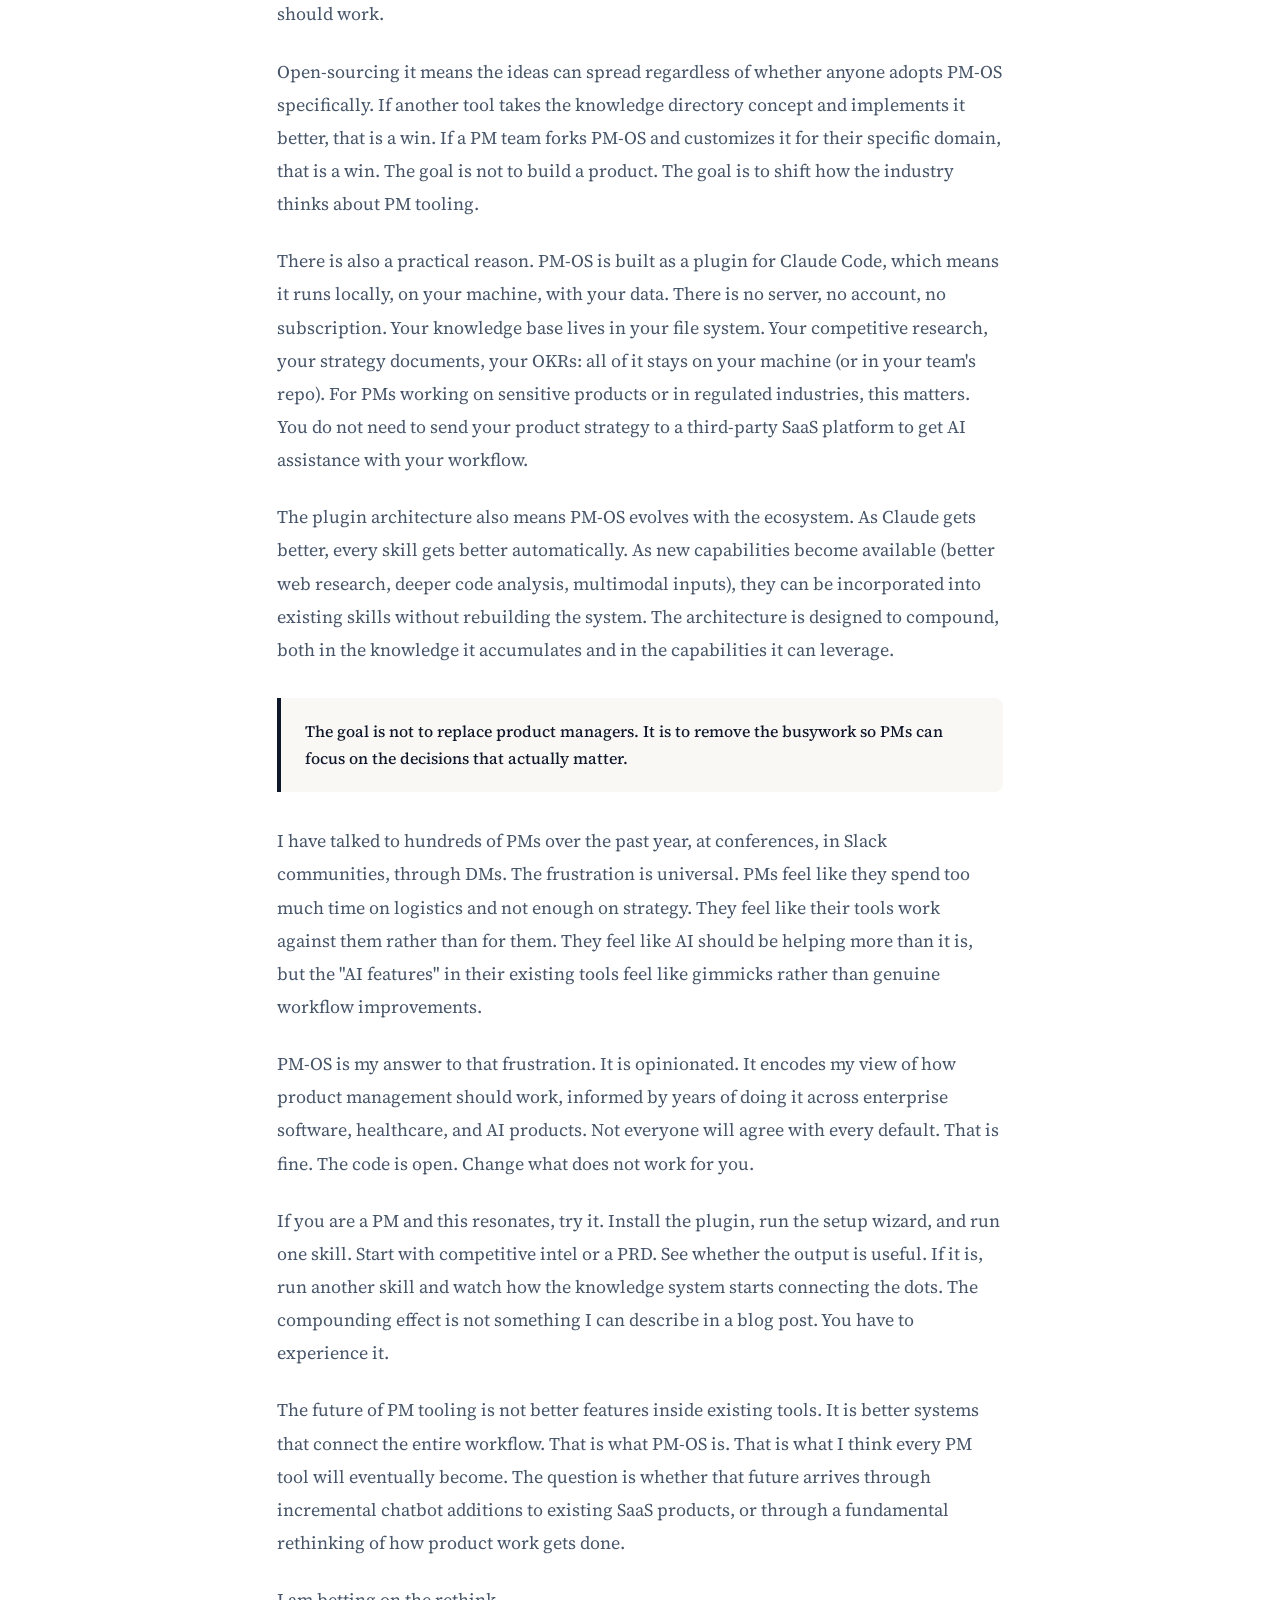
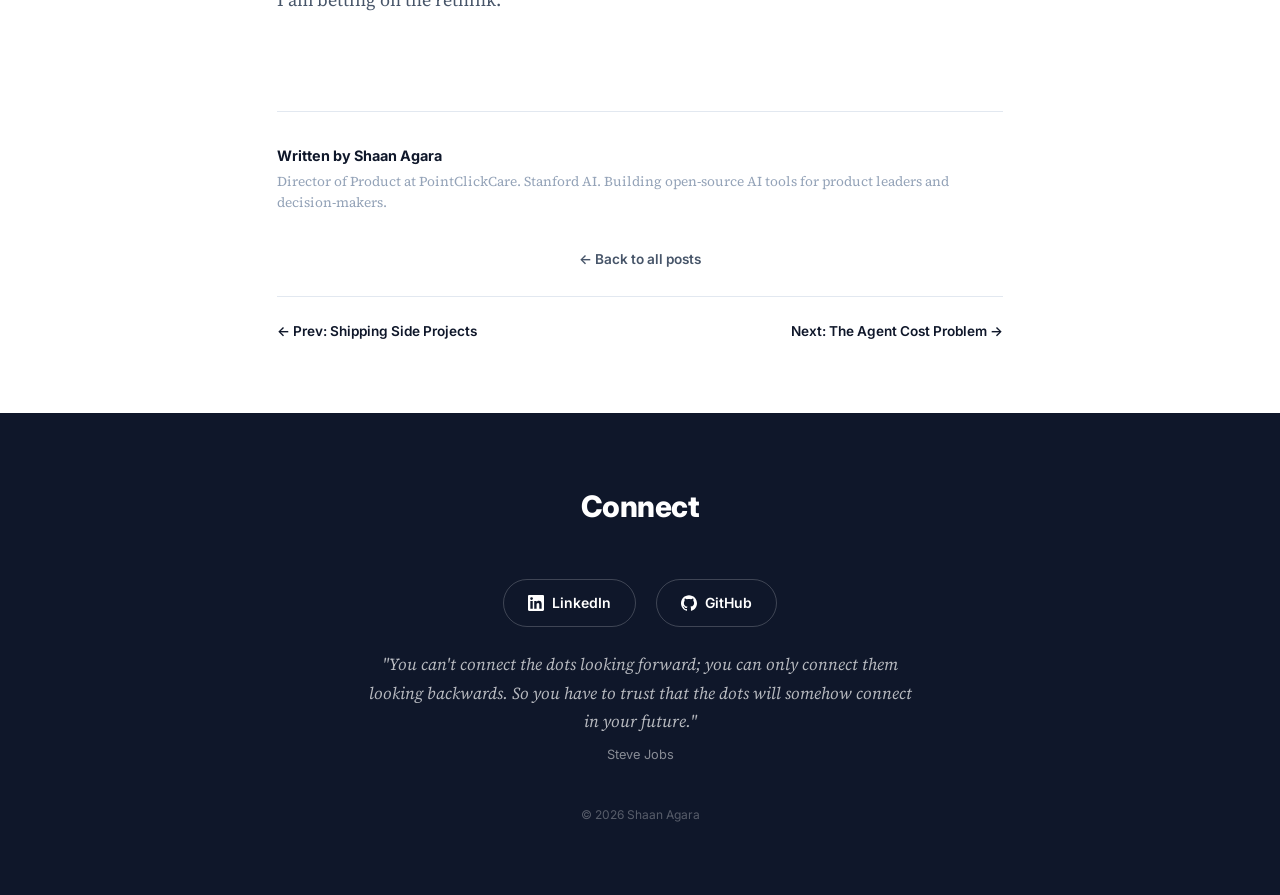
<file: blog/pm-new-stack-ai-os.html>
<!DOCTYPE html>
<html lang="en">
<head>
<meta charset="UTF-8">
<meta name="viewport" content="width=device-width, initial-scale=1.0">
<title>The PM's New Stack: Why I Built an AI Operating System for Product Managers | Shaan Agara</title>
<meta name="description" content="PM workflows are ripe for AI augmentation. The story behind PM-OS: 27 AI skills, a compounding knowledge system, and why it changes how product managers work.">
<meta property="og:title" content="The PM's New Stack: Why I Built an AI Operating System for Product Managers | Shaan Agara">
<meta property="og:description" content="PM workflows are ripe for AI augmentation. The story behind PM-OS: 27 AI skills, a compounding knowledge system, and why it changes how product managers work.">
<meta property="og:url" content="https://shaanagara.com/blog/pm-new-stack-ai-os">
<meta property="og:type" content="article">
<meta property="og:image" content="https://shaanagara.com/og-image.png">
<meta name="twitter:card" content="summary_large_image">
<meta name="twitter:title" content="The PM's New Stack: Why I Built an AI Operating System for Product Managers | Shaan Agara">
<meta name="twitter:description" content="PM workflows are ripe for AI augmentation. The story behind PM-OS: 27 AI skills, a compounding knowledge system, and why it changes how product managers work.">
<meta name="twitter:image" content="https://shaanagara.com/og-image.png">
<link rel="canonical" href="https://shaanagara.com/blog/pm-new-stack-ai-os">
<link rel="preconnect" href="https://fonts.googleapis.com">
<link rel="preconnect" href="https://fonts.gstatic.com" crossorigin>
<link href="https://fonts.googleapis.com/css2?family=Inter:wght@400;500;600;700;800&family=JetBrains+Mono:wght@400;500&family=Source+Serif+4:ital,opsz,wght@0,8..60,400;0,8..60,500;0,8..60,600;1,8..60,400&display=swap" rel="stylesheet">
<link rel="icon" type="image/svg+xml" href="data:image/svg+xml,%3Csvg xmlns='http://www.w3.org/2000/svg' viewBox='0 0 32 32'%3E%3Ctext x='4' y='26' font-size='28'%3E%E2%9A%A1%3C/text%3E%3C/svg%3E">
<link rel="stylesheet" href="../styles.css">
<script type="application/ld+json">
{
  "@context": "https://schema.org",
  "@type": "Article",
  "headline": "The PM's New Stack: Why I Built an AI Operating System for Product Managers",
  "author": { "@type": "Person", "name": "Shaan Agara" },
  "datePublished": "2026-04-07",
  "description": "PM workflows are ripe for AI augmentation. The story behind PM-OS: 27 AI skills, a compounding knowledge system, and why it changes how product managers work.",
  "url": "https://shaanagara.com/blog/pm-new-stack-ai-os"
}
</script>
</head>
<body>

<!-- NAV -->
<nav class="site-nav">
  <a href="../" class="site-nav-brand">Shaan Agara</a>
  <div class="site-nav-links">
    <a href="./" class="site-nav-link">Blog</a>
    <a href="../contact.html" class="site-nav-link">Contact</a>
  </div>
</nav>

<article>
  <header class="article-header">
    <div class="article-meta">APRIL 7, 2026 · 10 MIN READ</div>
    <h1 class="article-title">The PM's New Stack: Why I Built an AI Operating System for Product Managers</h1>
    <p class="article-subtitle">PM workflows are ripe for AI augmentation. Here's the story behind PM-OS and why the knowledge system matters more than any single skill.</p>
    <div class="article-tags">
      <span class="pill">Product</span>
      <span class="pill">AI</span>
      <span class="pill">Tools</span>
    </div>
  </header>

  <hr class="article-divider">

  <div class="article-body">

    <h2>The Tool Fragmentation Problem</h2>

    <p>Every product manager I know has the same problem. They spend their mornings in Jira writing tickets, switch to Notion for strategy docs, jump into Linear for sprint tracking, open Figma for design reviews, build slides in Google Slides, respond in Slack, then update a spreadsheet that nobody else reads. Twelve or more tools running simultaneously, each holding a fragment of the picture, none of them aware the others exist.</p>

    <p>The PM's job has quietly become information logistics. Moving context from one system to another. Translating a customer insight captured in a Slack thread into a Jira ticket, then referencing that ticket in a strategy doc, then pulling the strategy doc into a slide deck for the leadership review. Each translation loses fidelity. Each context switch costs time. The actual thinking, the part where you decide what to build and why, gets compressed into whatever minutes remain after the information transfer is done.</p>

    <div class="visual-metric">
      <div class="visual-metric-item">
        <div class="visual-metric-number">12+</div>
        <div class="visual-metric-label">Tools in the average PM's stack</div>
      </div>
      <div class="visual-metric-item">
        <div class="visual-metric-number">0</div>
        <div class="visual-metric-label">That share context with each other</div>
      </div>
      <div class="visual-metric-item">
        <div class="visual-metric-number">40%</div>
        <div class="visual-metric-label">Time spent on information transfer</div>
      </div>
    </div>

    <p>I tracked my own workflow for two weeks. The results were brutal. Roughly 40% of my working hours went to moving information between systems. Not analyzing it. Not making decisions based on it. Just copying, reformatting, and relocating it so that the right people could see the right context in the right tool. This is not a workflow problem unique to me. Every PM I have spoken to about this nods in recognition. It is a structural failure of the tool ecosystem.</p>

    <p>The industry's answer has been integration platforms. Zapier, Make, custom webhooks. These help with the plumbing, but they do not solve the core issue. The problem is not that Tool A cannot send data to Tool B. The problem is that no tool in the stack understands the PM's full context. Your competitive analysis lives in one place, your OKRs in another, your user research in a third. No single system has the complete picture. So you, the PM, become the integration layer. Your brain is the only system that holds all the context. And your brain does not scale.</p>

    <p>I lived with this for years. Like most PMs, I developed workarounds. Personal wikis. Master spreadsheets. Running documents that tried to stitch together the fragments. They helped. But they were band-aids on a structural problem. The tools were never going to converge on their own. Each one is optimized for its own use case, not for the PM's workflow across use cases.</p>

    <p>Something had to change. Not the tools themselves, but the layer that connects them.</p>

    <h2>What If the Stack Was One System?</h2>

    <p>That question is what led to PM-OS. Not a new project management tool. Not another dashboard. An AI operating system that sits on top of whatever tools you already use and provides a unified layer for the entire PM workflow.</p>

    <p>The core idea is simple. Instead of switching between twelve tools and manually maintaining context across them, you work through a single interface that understands the full PM lifecycle. One system that can run competitive analysis, write strategy docs, define OKRs, prioritize features, scope sprints, prepare stakeholder updates, and review metrics. Not by replacing your existing tools, but by acting as an intelligent layer that reads from them, writes to them, and maintains context across all of them.</p>

    <p>PM-OS has 27 skills organized across the complete product management lifecycle. Each skill handles a specific workflow that PMs do regularly. Together, they cover the full arc from discovery through delivery and measurement.</p>

    <div class="visual-grid">
      <div class="visual-grid-item">Discovery (3)</div>
      <div class="visual-grid-item">Strategy (3)</div>
      <div class="visual-grid-item">User Research (3)</div>
      <div class="visual-grid-item">Define (3)</div>
      <div class="visual-grid-item">Plan (3)</div>
      <div class="visual-grid-item">Deliver (2)</div>
      <div class="visual-grid-item">Communicate (3)</div>
      <div class="visual-grid-item">Measure (2)</div>
      <div class="visual-grid-item">Present (1)</div>
      <div class="visual-grid-item">Cadence (1)</div>
    </div>

    <p>The skill count matters less than the coverage. Most PM tools solve one slice of the workflow well and ignore everything else. Jira is excellent at tracking work. It tells you nothing about whether you are tracking the right work. Notion is great for documentation. It cannot tell you whether your strategy aligns with your OKRs. PM-OS is designed to span the full workflow because the value of the system increases when every phase can reference every other phase.</p>

    <p>Discovery skills handle competitive intelligence, opportunity assessment, and market research. Strategy skills generate and refine product strategy documents grounded in your actual competitive landscape and company context. User research skills create interview guides, synthesize feedback, and build personas. Define skills write PRDs, refine specs, and record decisions. Planning skills manage OKRs, prioritization, roadmaps, quarterly plans, and sprint scoping. Delivery and communication skills handle launch plans, stakeholder updates, meeting prep, and status reports. Measurement skills review metrics and analyze experiments. Present and cadence skills create slide decks and daily briefings.</p>

    <p>Each skill is purpose-built for how PMs actually work. Not generic AI chat. Not "ask me anything." Structured workflows with opinionated defaults that reflect how good product management is actually practiced.</p>

    <h2>The Knowledge System Is the Product</h2>

    <p>The 27 skills are useful on their own. Run competitive intelligence on a competitor and you get a solid battlecard. Write a PRD and you get a well-structured spec. Each skill produces a standalone artifact that is better than what most PMs create manually, because the skill encodes best practices and forces completeness.</p>

    <p>But the individual skills are not the product. The knowledge system is.</p>

    <p>Every skill in PM-OS reads from and writes to a shared knowledge directory. When you run competitive intelligence on a competitor, the battlecard is saved to the knowledge base. When you later run the strategy skill, it reads those battlecards automatically. It does not ask you to paste in your competitive research. It already knows. When you write OKRs, the system reads your strategy. When you prioritize features, the system reads your OKRs. When you scope a sprint, the system reads your prioritized backlog.</p>

    <div class="visual-flow">
      <div class="visual-flow-step">Competitive Intel</div>
      <span class="visual-flow-arrow">&rarr;</span>
      <div class="visual-flow-step active">Strategy</div>
      <span class="visual-flow-arrow">&rarr;</span>
      <div class="visual-flow-step">OKRs</div>
      <span class="visual-flow-arrow">&rarr;</span>
      <div class="visual-flow-step">Prioritization</div>
      <span class="visual-flow-arrow">&rarr;</span>
      <div class="visual-flow-step active">Roadmap</div>
      <span class="visual-flow-arrow">&rarr;</span>
      <div class="visual-flow-step">Sprint Scope</div>
    </div>

    <p>This is the compounding effect. Each skill you run makes every subsequent skill smarter. Your competitive intel feeds your strategy. Your strategy feeds your OKRs. Your OKRs feed your prioritization framework. Your priorities feed your roadmap. Your roadmap feeds your sprint scope. The knowledge accumulates, and the system gets more useful over time. Not because the AI gets smarter, but because the context it operates with gets richer.</p>

    <p>This is the fundamental difference between PM-OS and the wave of AI chatbots that every SaaS company has bolted onto their product in the last two years. Those chatbots are stateless. You ask a question, you get an answer, and the conversation evaporates. Next time you come back, the AI knows nothing about what you discussed yesterday. It has no memory of your strategy, your competitive landscape, your OKRs, or your team's velocity. Every interaction starts from zero.</p>

    <p>PM-OS is stateful. It remembers. Not because it stores chat histories, but because every skill writes structured output to a knowledge base that every other skill can read. The knowledge directory is not a chat log. It is a structured representation of your product context: competitors, strategy, OKRs, priorities, decisions, metrics, user research, sprint history. Each file in the knowledge base has a specific schema and purpose. Each skill knows which files to read and which files to write.</p>

    <p>That is the difference between a tool and an operating system. A tool does one thing when you ask. An operating system maintains state, connects processes, and makes the whole greater than the sum of the parts. The knowledge system is what makes PM-OS an operating system rather than a collection of 27 independent AI tricks.</p>

    <p>I did not arrive at this architecture by design. I built the first few skills as standalone utilities. Competitive intel was a script that fetched a competitor's website and generated a battlecard. Strategy writing was a prompt that produced a strategy doc. They worked fine in isolation. But every time I ran the strategy skill, I found myself manually pasting in the competitive research I had done the day before. Every time I wrote OKRs, I was copying and pasting from the strategy doc. I was recreating the same information transfer problem that PM-OS was supposed to solve.</p>

    <p>The knowledge directory was born out of that frustration. Once every skill could read and write to a shared file system, the whole thing clicked. The system stopped being a collection of tools and started being something more. It started feeling like an operating system.</p>

    <h2>How It Works in Practice</h2>

    <p>Theory is fine. Let me show you what this looks like in a real workflow.</p>

    <p>It is late March. You are a PM planning Q3. In the traditional workflow, you would spend days gathering inputs: pulling up last quarter's metrics, reviewing competitive moves, rereading the company strategy, collecting feature requests, estimating capacity. Then you would synthesize all of that into a plan, probably in a slide deck, over several more days. Two weeks of work, minimum, before you have a draft that stakeholders can react to.</p>

    <p>Here is the same workflow in PM-OS.</p>

    <div class="visual-code">
      <div class="visual-code-label">Terminal</div>
      <pre>$ /competitive-intel Linear
> Analyzing linear.app...
> Battlecard saved to knowledge/competitors/linear.md

$ /write-strategy
> Reading competitors, OKRs, product context...
> Strategy draft saved to knowledge/strategy.md

$ /prioritize
> Running RICE scoring against strategy...
> Ranked priorities saved to knowledge/priorities/q3-2026.md</pre>
    </div>

    <p>Three commands. The competitive intel skill fetches Linear's website, analyzes their product positioning, pricing, recent launches, strengths, and weaknesses, then saves a structured battlecard. You do the same for your other key competitors. Takes about two minutes per competitor.</p>

    <p>Then you run the strategy skill. It reads your existing company context (which you set up once during onboarding), your competitive battlecards (which you just generated), your previous quarter's OKRs and metrics (which live in the knowledge directory from last quarter's work), and your product vision. From all of that context, it drafts a comprehensive strategy document with vision, strategic pillars, positioning, and success metrics. Not a generic template. A strategy grounded in your actual competitive landscape and your actual product context.</p>

    <p>Then you run prioritization. The system reads the strategy you just generated, reads your backlog of feature candidates, and scores each one using a RICE framework weighted against your strategic pillars. Features that align with your top strategic priorities score higher. Features that are high-effort and low-alignment drop to the bottom. The output is a ranked list with scores, rationale for each ranking, and a recommended cut line for what fits in Q3.</p>

    <p>From there, you can run the quarterly planning skill, which reads everything you have generated so far and produces a complete quarterly plan with themes, OKRs, roadmap commitments, resource allocation, and risk assessment. Or you can run the roadmap builder to generate a now/next/later view. Or the sprint scoping skill to break Q3 into sprint-level chunks based on your team's historical velocity.</p>

    <p>Each step takes minutes. The total workflow that used to take two weeks of fragmented work now takes an afternoon of focused effort. And the output is better, because every step has access to the full context rather than whatever subset you remembered to paste in.</p>

    <p>The important thing to understand is that this is not AI replacing the PM's judgment. At every step, you review, edit, and refine the output. The strategy draft is a draft. You rewrite sections, adjust priorities, add context the system does not have. The prioritization scores are a starting point. You override rankings based on factors the system cannot quantify, like political dynamics or technical debt that needs addressing regardless of RICE scores. PM-OS handles the information gathering, synthesis, and initial structuring. You handle the judgment calls. That division of labor is the entire point.</p>

    <p>I have been using PM-OS in my own workflow for months now. The most surprising change is not speed, though that is real. It is the quality of thinking. When you are not spending 40% of your time on information transfer, you have capacity for deeper analysis. You notice patterns you would have missed. You catch misalignments between your strategy and your roadmap that would have survived weeks of review. The system does not think for you. It clears the space for you to think better.</p>

    <h2>Why I Open-Sourced It</h2>

    <p>PM-OS is free and open source under the MIT license. Anyone can install it, modify it, and use it for any purpose. I made this decision deliberately, and the reasoning is straightforward.</p>

    <p>Product management as a discipline is underserved by AI. Most PM tools that have added AI features have done so by bolting a chatbot onto their existing interface. "Ask AI" buttons that generate generic text. Copilot features that autocomplete your Jira tickets. These features are mildly useful and fundamentally unambitious. They treat AI as a text generation engine rather than as a system that can transform how product work gets done.</p>

    <p>PM-OS takes a different approach. It does not add AI to existing workflows. It rethinks the workflow around AI-native primitives. The knowledge directory, the skill-based architecture, the compounding context system: these are not features you can bolt onto a traditional tool. They require starting from a different set of assumptions about how PMs should work.</p>

    <p>Open-sourcing it means the ideas can spread regardless of whether anyone adopts PM-OS specifically. If another tool takes the knowledge directory concept and implements it better, that is a win. If a PM team forks PM-OS and customizes it for their specific domain, that is a win. The goal is not to build a product. The goal is to shift how the industry thinks about PM tooling.</p>

    <p>There is also a practical reason. PM-OS is built as a plugin for Claude Code, which means it runs locally, on your machine, with your data. There is no server, no account, no subscription. Your knowledge base lives in your file system. Your competitive research, your strategy documents, your OKRs: all of it stays on your machine (or in your team's repo). For PMs working on sensitive products or in regulated industries, this matters. You do not need to send your product strategy to a third-party SaaS platform to get AI assistance with your workflow.</p>

    <p>The plugin architecture also means PM-OS evolves with the ecosystem. As Claude gets better, every skill gets better automatically. As new capabilities become available (better web research, deeper code analysis, multimodal inputs), they can be incorporated into existing skills without rebuilding the system. The architecture is designed to compound, both in the knowledge it accumulates and in the capabilities it can leverage.</p>

    <div class="visual-callout">
      <p>The goal is not to replace product managers. It is to remove the busywork so PMs can focus on the decisions that actually matter.</p>
    </div>

    <p>I have talked to hundreds of PMs over the past year, at conferences, in Slack communities, through DMs. The frustration is universal. PMs feel like they spend too much time on logistics and not enough on strategy. They feel like their tools work against them rather than for them. They feel like AI should be helping more than it is, but the "AI features" in their existing tools feel like gimmicks rather than genuine workflow improvements.</p>

    <p>PM-OS is my answer to that frustration. It is opinionated. It encodes my view of how product management should work, informed by years of doing it across enterprise software, healthcare, and AI products. Not everyone will agree with every default. That is fine. The code is open. Change what does not work for you.</p>

    <p>If you are a PM and this resonates, try it. Install the plugin, run the setup wizard, and run one skill. Start with competitive intel or a PRD. See whether the output is useful. If it is, run another skill and watch how the knowledge system starts connecting the dots. The compounding effect is not something I can describe in a blog post. You have to experience it.</p>

    <p>The future of PM tooling is not better features inside existing tools. It is better systems that connect the entire workflow. That is what PM-OS is. That is what I think every PM tool will eventually become. The question is whether that future arrives through incremental chatbot additions to existing SaaS products, or through a fundamental rethinking of how product work gets done.</p>

    <p>I am betting on the rethink.</p>

  </div>

  <footer class="article-footer">
    <div class="article-author">
      <div class="article-author-name">Written by Shaan Agara</div>
      <div class="article-author-bio">Director of Product at PointClickCare. Stanford AI. Building open-source AI tools for product leaders and decision-makers.</div>
    </div>
    <div class="article-back">
      <a href="./">&larr; Back to all posts</a>
    </div>
    <div class="article-nav">
      <a href="shipping-side-projects">&larr; Prev: Shipping Side Projects</a>
      <a href="agent-cost-problem">Next: The Agent Cost Problem &rarr;</a>
    </div>
  </footer>
</article>

<!-- FOOTER -->
<footer class="footer">
  <div class="container">
    <div class="section-label">Connect</div>
    <div class="footer-links">
      <a href="https://www.linkedin.com/in/shaan-agara/" class="footer-link" target="_blank" rel="noopener">
        <svg viewBox="0 0 24 24"><path d="M20.447 20.452h-3.554v-5.569c0-1.328-.027-3.037-1.852-3.037-1.853 0-2.136 1.445-2.136 2.939v5.667H9.351V9h3.414v1.561h.046c.477-.9 1.637-1.85 3.37-1.85 3.601 0 4.267 2.37 4.267 5.455v6.286zM5.337 7.433a2.062 2.062 0 01-2.063-2.065 2.064 2.064 0 112.063 2.065zm1.782 13.019H3.555V9h3.564v11.452zM22.225 0H1.771C.792 0 0 .774 0 1.729v20.542C0 23.227.792 24 1.771 24h20.451C23.2 24 24 23.227 24 22.271V1.729C24 .774 23.2 0 22.222 0h.003z"/></svg>
        LinkedIn
      </a>
      <a href="https://github.com/shaan-ad" class="footer-link" target="_blank" rel="noopener">
        <svg viewBox="0 0 24 24"><path d="M12 .297c-6.63 0-12 5.373-12 12 0 5.303 3.438 9.8 8.205 11.385.6.113.82-.258.82-.577 0-.285-.01-1.04-.015-2.04-3.338.724-4.042-1.61-4.042-1.61C4.422 18.07 3.633 17.7 3.633 17.7c-1.087-.744.084-.729.084-.729 1.205.084 1.838 1.236 1.838 1.236 1.07 1.835 2.809 1.305 3.495.998.108-.776.417-1.305.76-1.605-2.665-.3-5.466-1.332-5.466-5.93 0-1.31.465-2.38 1.235-3.22-.135-.303-.54-1.523.105-3.176 0 0 1.005-.322 3.3 1.23.96-.267 1.98-.399 3-.405 1.02.006 2.04.138 3 .405 2.28-1.552 3.285-1.23 3.285-1.23.645 1.653.24 2.873.12 3.176.765.84 1.23 1.91 1.23 3.22 0 4.61-2.805 5.625-5.475 5.92.42.36.81 1.096.81 2.22 0 1.606-.015 2.896-.015 3.286 0 .315.21.69.825.57C20.565 22.092 24 17.592 24 12.297c0-6.627-5.373-12-12-12" fill="currentColor"/></svg>
        GitHub
      </a>
    </div>
    <p class="footer-quote">"You can't connect the dots looking forward; you can only connect them looking backwards. So you have to trust that the dots will somehow connect in your future."</p>
    <p class="footer-quote-attr">Steve Jobs</p>
    <p class="footer-copy">&copy; 2026 Shaan Agara</p>
  </div>
</footer>

<script>
const observer = new IntersectionObserver((entries) => {
  entries.forEach(entry => {
    if (entry.isIntersecting) {
      entry.target.classList.add('visible');
      observer.unobserve(entry.target);
    }
  });
}, { threshold: 0.1, rootMargin: '0px 0px -40px 0px' });
document.querySelectorAll('.fade-in').forEach(el => observer.observe(el));
</script>

</body>
</html>
</file>
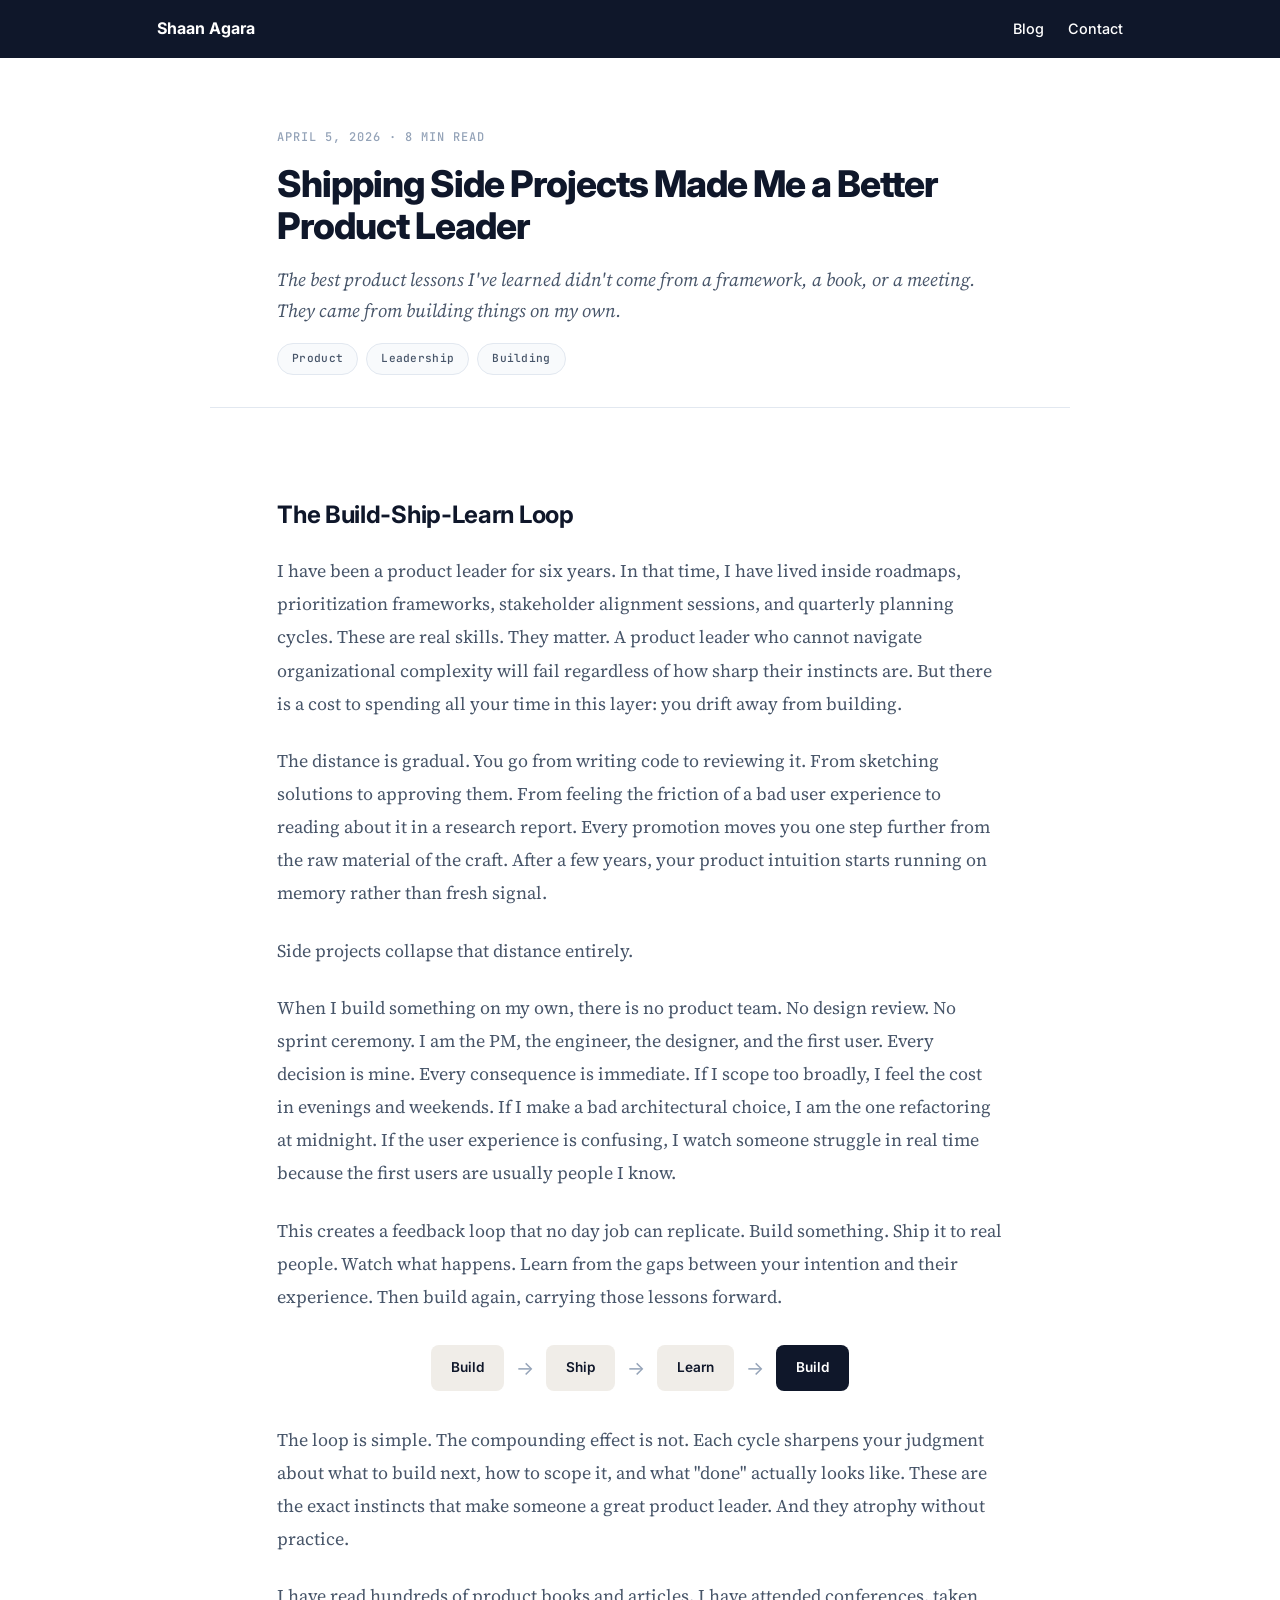
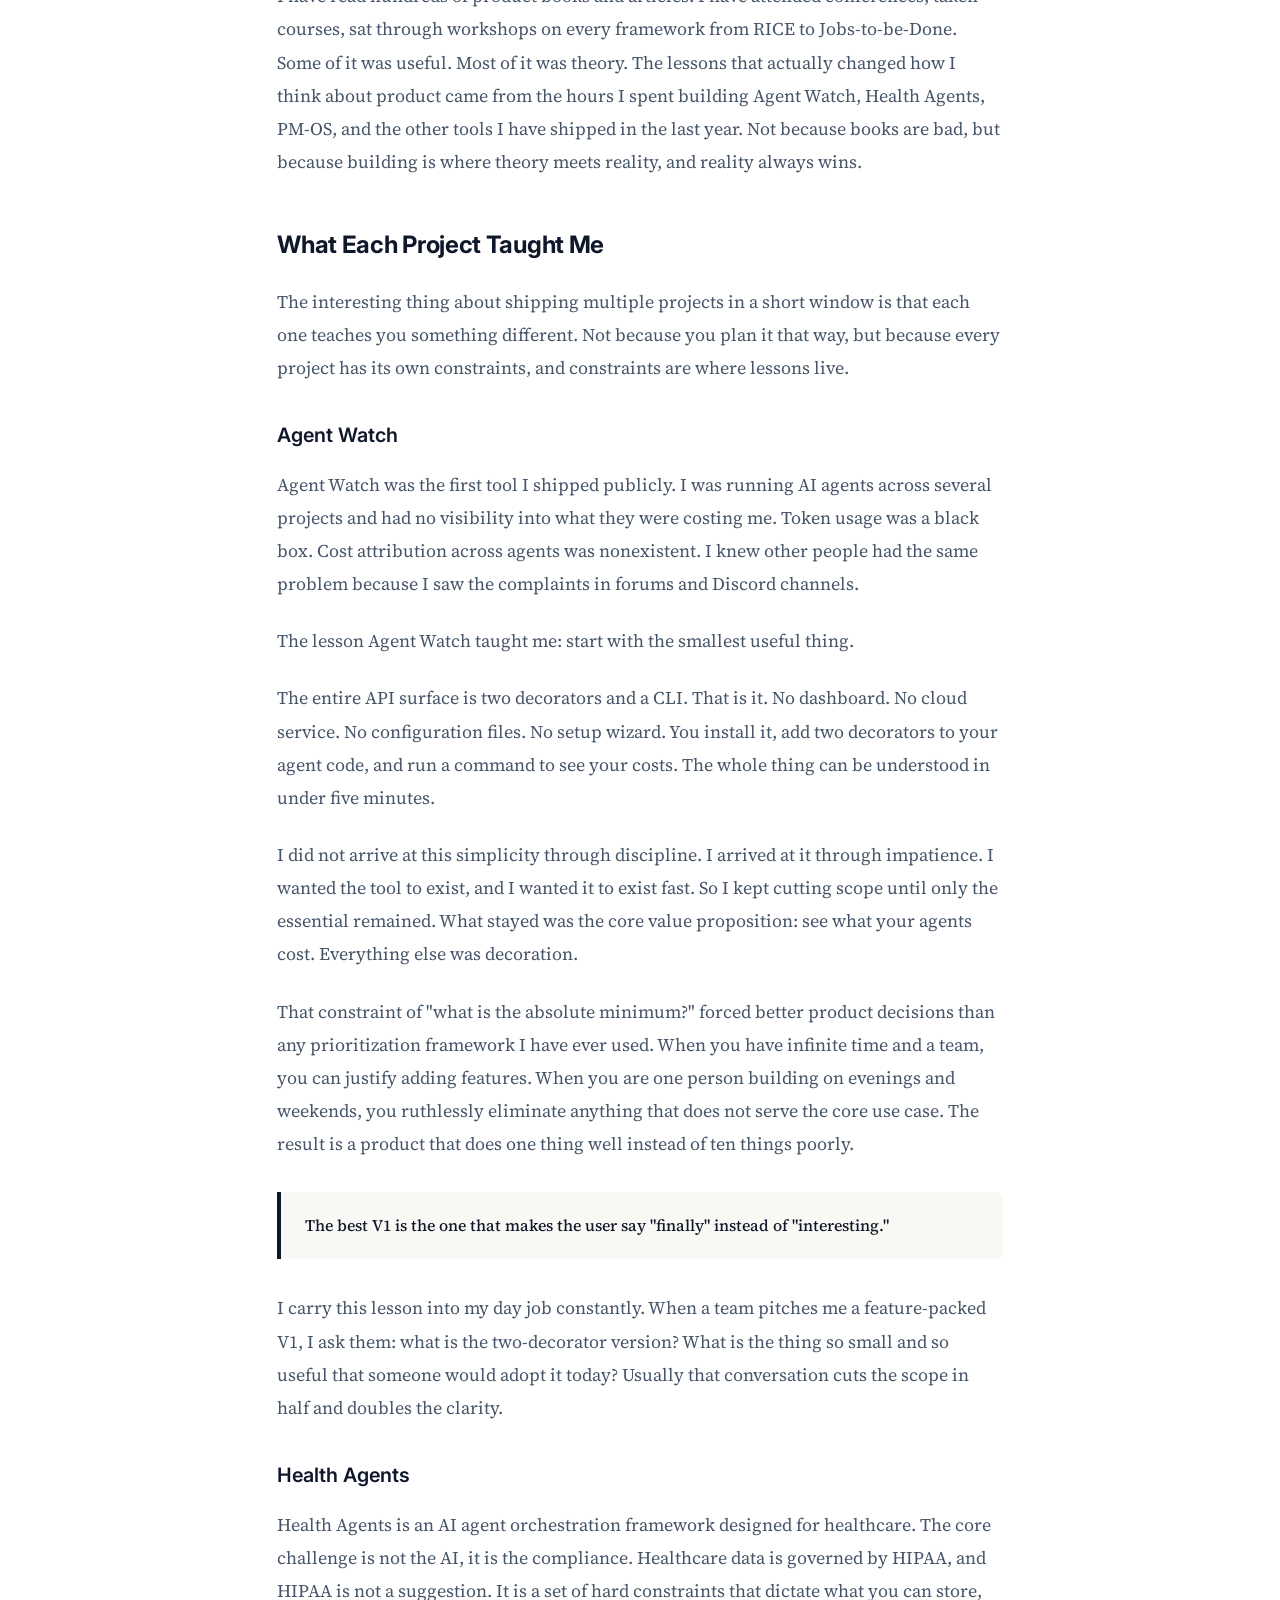
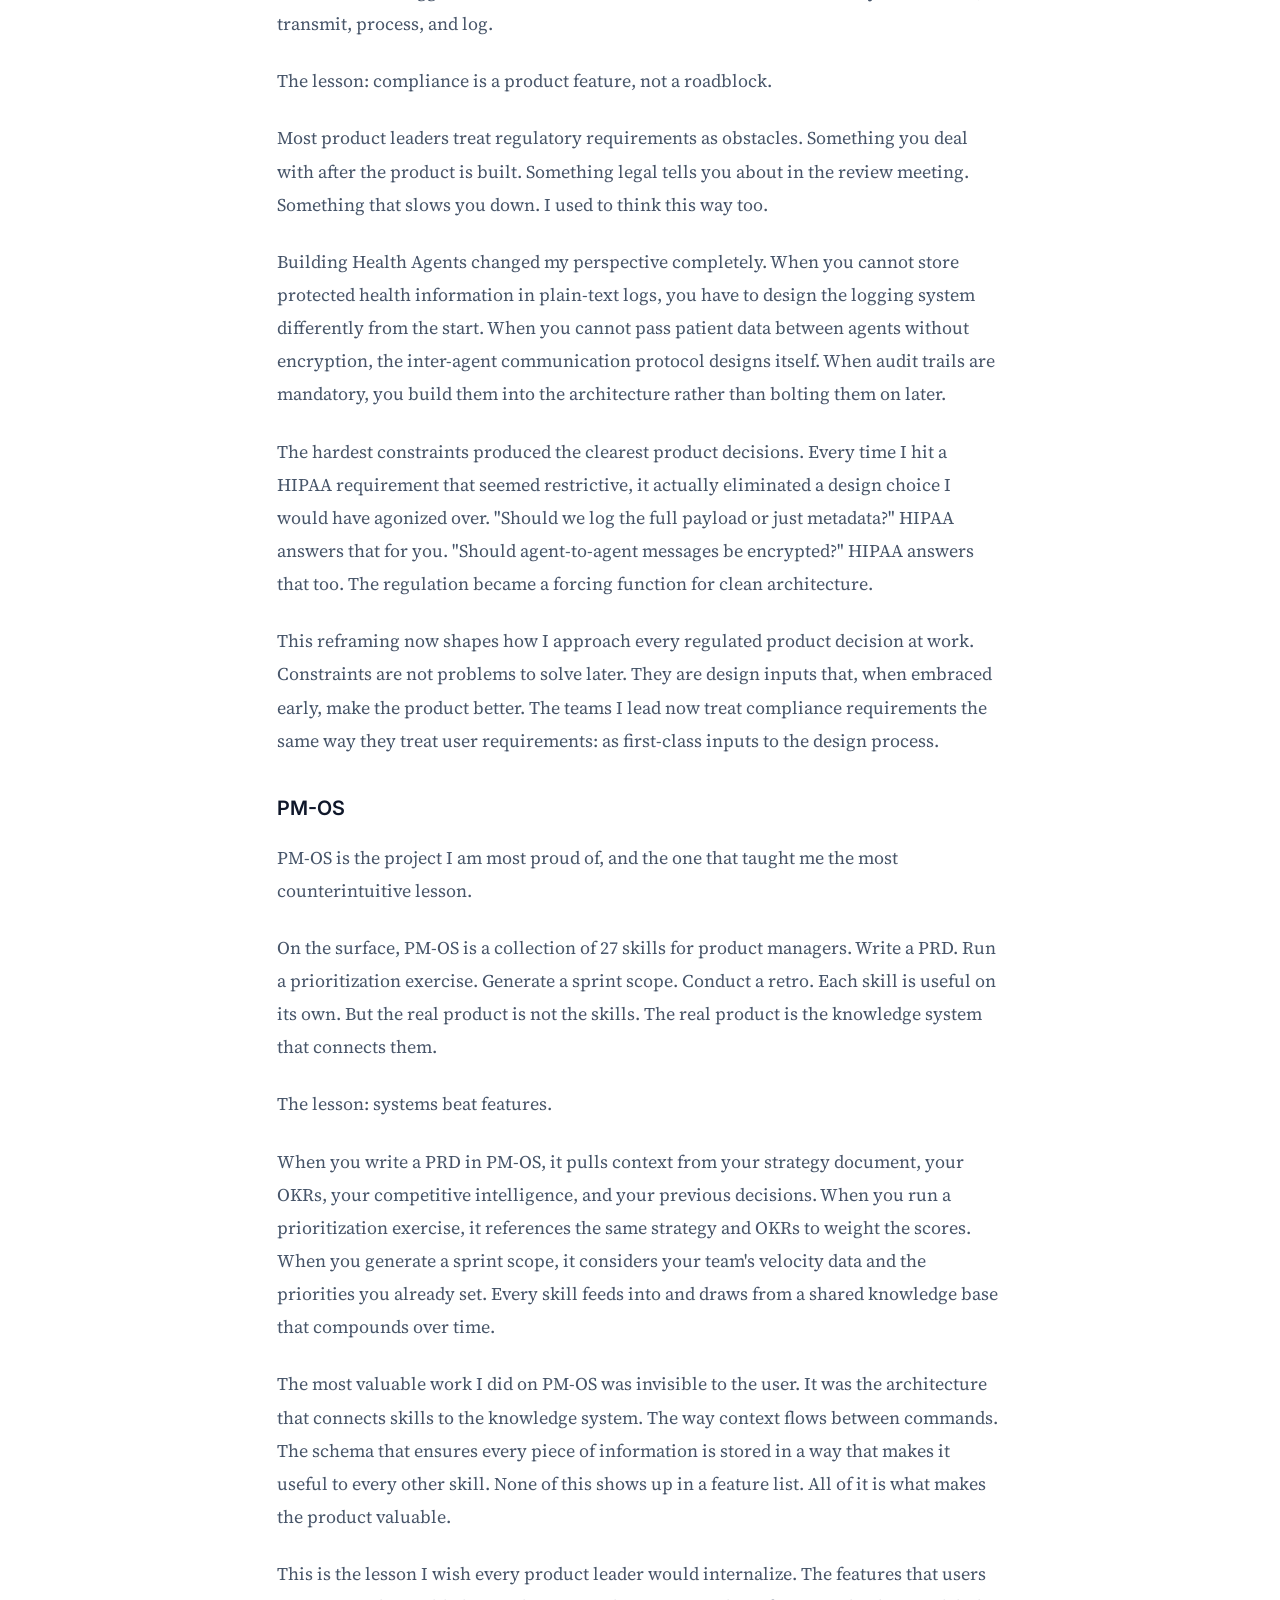
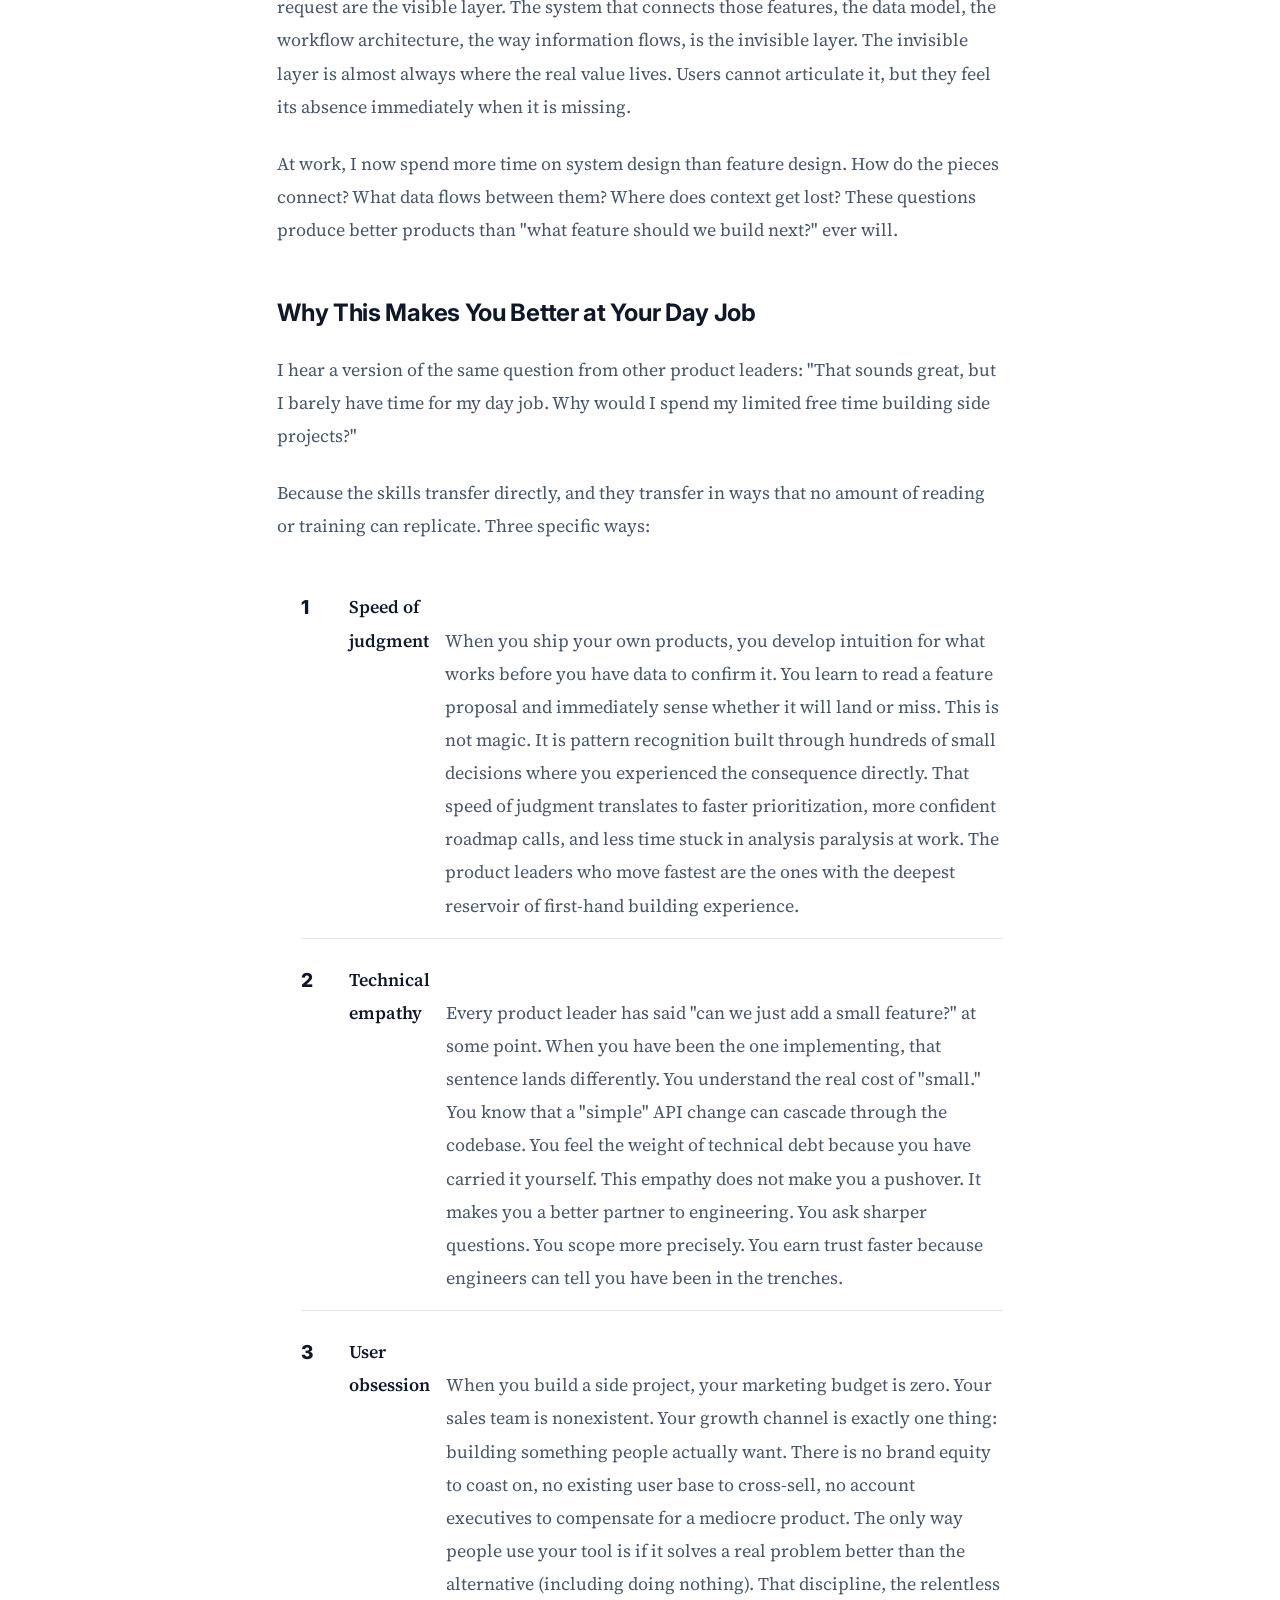
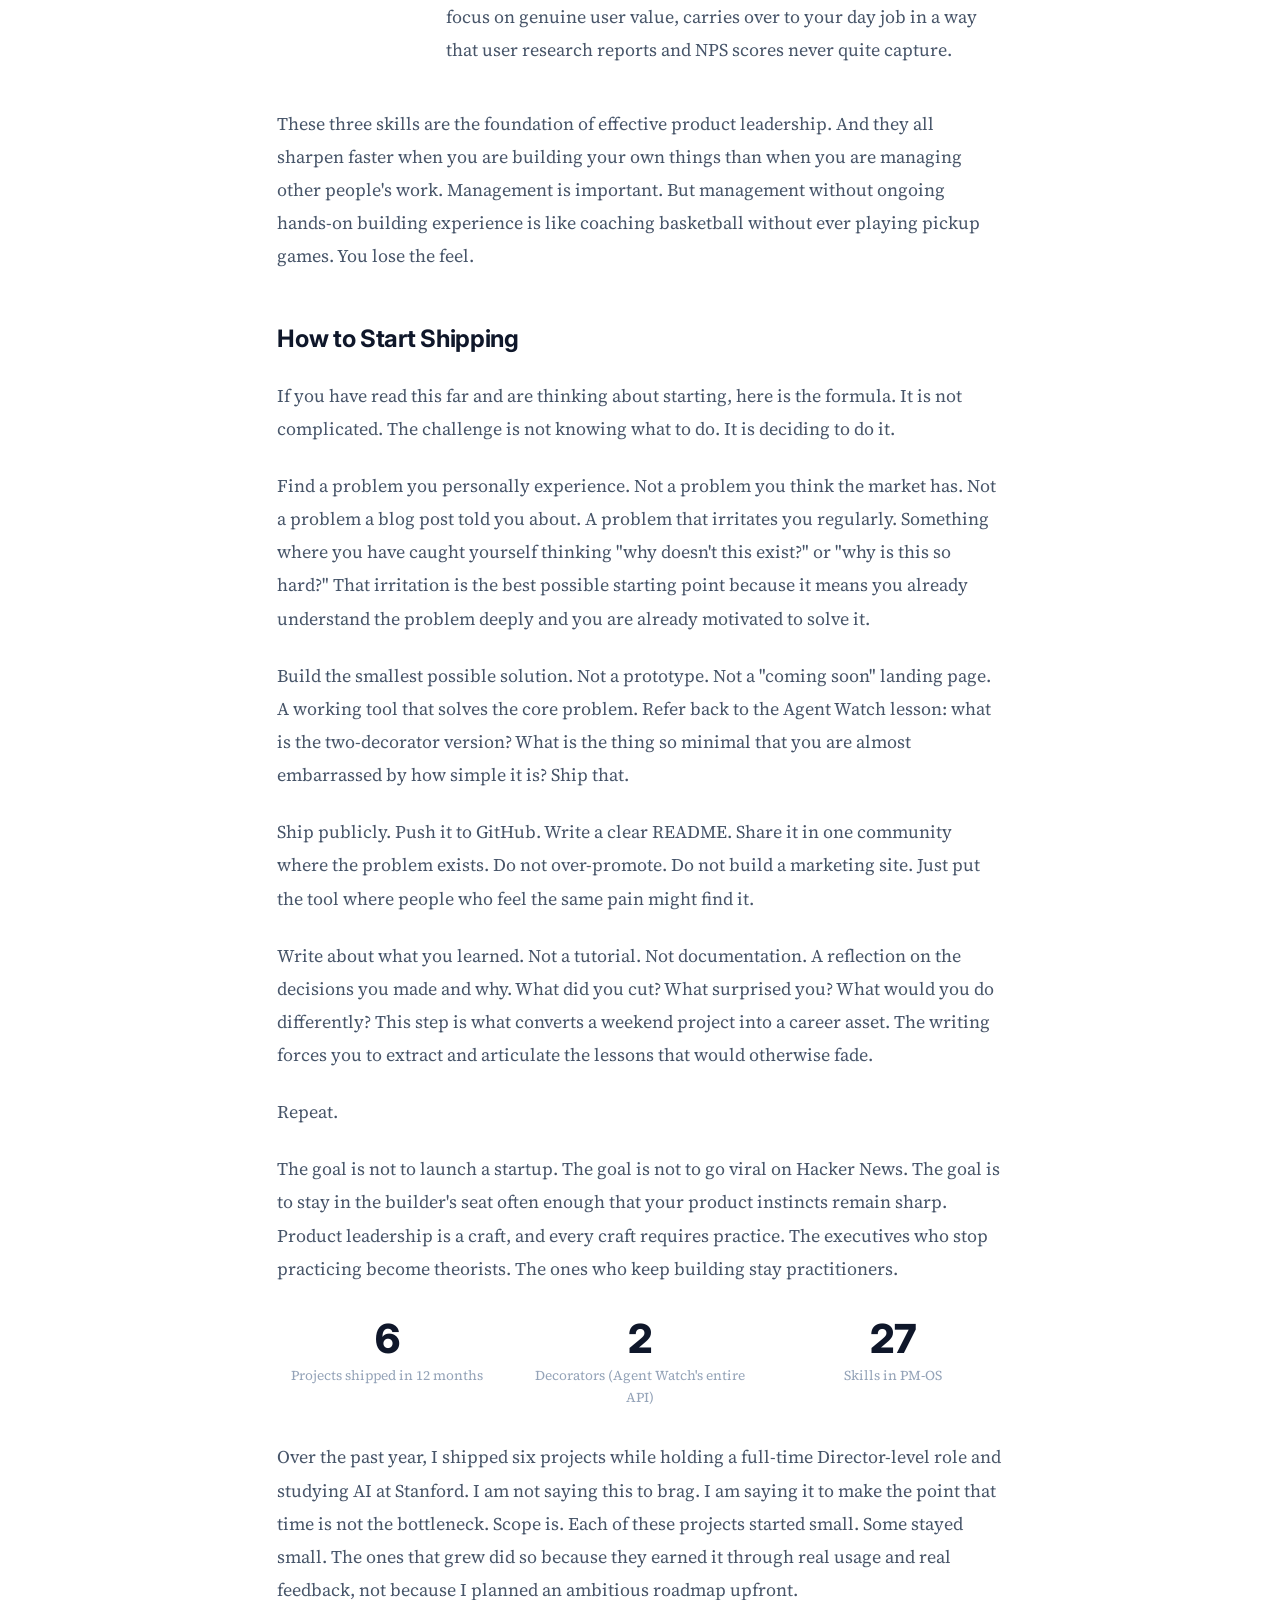
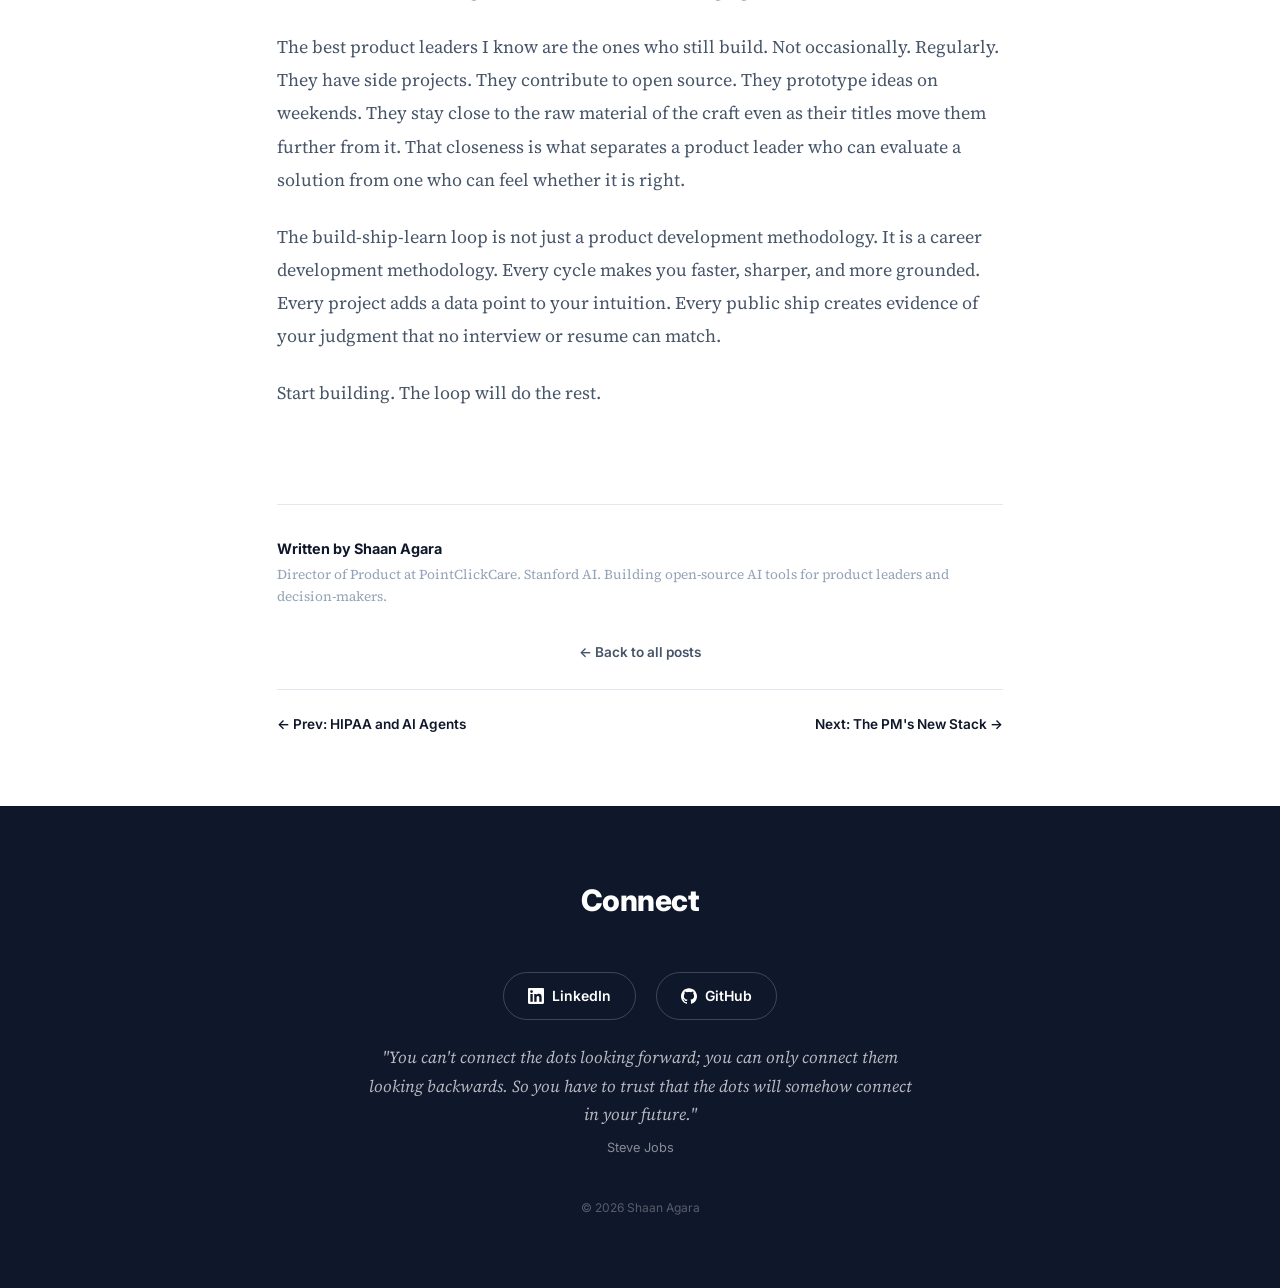
<file: blog/shipping-side-projects.html>
<!DOCTYPE html>
<html lang="en">
<head>
<meta charset="UTF-8">
<meta name="viewport" content="width=device-width, initial-scale=1.0">
<title>Shipping Side Projects Made Me a Better Product Leader | Shaan Agara</title>
<meta name="description" content="Building open-source AI tools outside of work sharpened my product instincts more than any framework. The build-ship-learn loop applied to career growth.">
<meta property="og:title" content="Shipping Side Projects Made Me a Better Product Leader | Shaan Agara">
<meta property="og:description" content="Building open-source AI tools outside of work sharpened my product instincts more than any framework. The build-ship-learn loop applied to career growth.">
<meta property="og:url" content="https://shaanagara.com/blog/shipping-side-projects">
<meta property="og:type" content="article">
<meta property="og:image" content="https://shaanagara.com/og-image.png">
<meta name="twitter:card" content="summary_large_image">
<meta name="twitter:title" content="Shipping Side Projects Made Me a Better Product Leader | Shaan Agara">
<meta name="twitter:description" content="Building open-source AI tools outside of work sharpened my product instincts more than any framework. The build-ship-learn loop applied to career growth.">
<meta name="twitter:image" content="https://shaanagara.com/og-image.png">
<link rel="canonical" href="https://shaanagara.com/blog/shipping-side-projects">
<link rel="preconnect" href="https://fonts.googleapis.com">
<link rel="preconnect" href="https://fonts.gstatic.com" crossorigin>
<link href="https://fonts.googleapis.com/css2?family=Inter:wght@400;500;600;700;800&family=JetBrains+Mono:wght@400;500&family=Source+Serif+4:ital,opsz,wght@0,8..60,400;0,8..60,500;0,8..60,600;1,8..60,400&display=swap" rel="stylesheet">
<link rel="icon" type="image/svg+xml" href="data:image/svg+xml,%3Csvg xmlns='http://www.w3.org/2000/svg' viewBox='0 0 32 32'%3E%3Ctext x='4' y='26' font-size='28'%3E%E2%9A%A1%3C/text%3E%3C/svg%3E">
<link rel="stylesheet" href="../styles.css">
<script type="application/ld+json">
{
  "@context": "https://schema.org",
  "@type": "Article",
  "headline": "Shipping Side Projects Made Me a Better Product Leader",
  "author": { "@type": "Person", "name": "Shaan Agara" },
  "datePublished": "2026-04-05",
  "description": "Building open-source AI tools outside of work sharpened my product instincts more than any framework. The build-ship-learn loop applied to career growth.",
  "url": "https://shaanagara.com/blog/shipping-side-projects"
}
</script>
</head>
<body>

<!-- NAV -->
<nav class="site-nav">
  <a href="../" class="site-nav-brand">Shaan Agara</a>
  <div class="site-nav-links">
    <a href="./" class="site-nav-link">Blog</a>
    <a href="../contact.html" class="site-nav-link">Contact</a>
  </div>
</nav>

<article>
  <header class="article-header">
    <div class="article-meta">APRIL 5, 2026 · 8 MIN READ</div>
    <h1 class="article-title">Shipping Side Projects Made Me a Better Product Leader</h1>
    <p class="article-subtitle">The best product lessons I've learned didn't come from a framework, a book, or a meeting. They came from building things on my own.</p>
    <div class="article-tags">
      <span class="pill">Product</span>
      <span class="pill">Leadership</span>
      <span class="pill">Building</span>
    </div>
  </header>

  <hr class="article-divider">

  <div class="article-body">

    <h2>The Build-Ship-Learn Loop</h2>

    <p>I have been a product leader for six years. In that time, I have lived inside roadmaps, prioritization frameworks, stakeholder alignment sessions, and quarterly planning cycles. These are real skills. They matter. A product leader who cannot navigate organizational complexity will fail regardless of how sharp their instincts are. But there is a cost to spending all your time in this layer: you drift away from building.</p>

    <p>The distance is gradual. You go from writing code to reviewing it. From sketching solutions to approving them. From feeling the friction of a bad user experience to reading about it in a research report. Every promotion moves you one step further from the raw material of the craft. After a few years, your product intuition starts running on memory rather than fresh signal.</p>

    <p>Side projects collapse that distance entirely.</p>

    <p>When I build something on my own, there is no product team. No design review. No sprint ceremony. I am the PM, the engineer, the designer, and the first user. Every decision is mine. Every consequence is immediate. If I scope too broadly, I feel the cost in evenings and weekends. If I make a bad architectural choice, I am the one refactoring at midnight. If the user experience is confusing, I watch someone struggle in real time because the first users are usually people I know.</p>

    <p>This creates a feedback loop that no day job can replicate. Build something. Ship it to real people. Watch what happens. Learn from the gaps between your intention and their experience. Then build again, carrying those lessons forward.</p>

    <div class="visual-flow">
      <div class="visual-flow-step">Build</div>
      <span class="visual-flow-arrow">&rarr;</span>
      <div class="visual-flow-step">Ship</div>
      <span class="visual-flow-arrow">&rarr;</span>
      <div class="visual-flow-step">Learn</div>
      <span class="visual-flow-arrow">&rarr;</span>
      <div class="visual-flow-step active">Build</div>
    </div>

    <p>The loop is simple. The compounding effect is not. Each cycle sharpens your judgment about what to build next, how to scope it, and what "done" actually looks like. These are the exact instincts that make someone a great product leader. And they atrophy without practice.</p>

    <p>I have read hundreds of product books and articles. I have attended conferences, taken courses, sat through workshops on every framework from RICE to Jobs-to-be-Done. Some of it was useful. Most of it was theory. The lessons that actually changed how I think about product came from the hours I spent building Agent Watch, Health Agents, PM-OS, and the other tools I have shipped in the last year. Not because books are bad, but because building is where theory meets reality, and reality always wins.</p>

    <h2>What Each Project Taught Me</h2>

    <p>The interesting thing about shipping multiple projects in a short window is that each one teaches you something different. Not because you plan it that way, but because every project has its own constraints, and constraints are where lessons live.</p>

    <h3>Agent Watch</h3>

    <p>Agent Watch was the first tool I shipped publicly. I was running AI agents across several projects and had no visibility into what they were costing me. Token usage was a black box. Cost attribution across agents was nonexistent. I knew other people had the same problem because I saw the complaints in forums and Discord channels.</p>

    <p>The lesson Agent Watch taught me: start with the smallest useful thing.</p>

    <p>The entire API surface is two decorators and a CLI. That is it. No dashboard. No cloud service. No configuration files. No setup wizard. You install it, add two decorators to your agent code, and run a command to see your costs. The whole thing can be understood in under five minutes.</p>

    <p>I did not arrive at this simplicity through discipline. I arrived at it through impatience. I wanted the tool to exist, and I wanted it to exist fast. So I kept cutting scope until only the essential remained. What stayed was the core value proposition: see what your agents cost. Everything else was decoration.</p>

    <p>That constraint of "what is the absolute minimum?" forced better product decisions than any prioritization framework I have ever used. When you have infinite time and a team, you can justify adding features. When you are one person building on evenings and weekends, you ruthlessly eliminate anything that does not serve the core use case. The result is a product that does one thing well instead of ten things poorly.</p>

    <div class="visual-callout">
      <p>The best V1 is the one that makes the user say "finally" instead of "interesting."</p>
    </div>

    <p>I carry this lesson into my day job constantly. When a team pitches me a feature-packed V1, I ask them: what is the two-decorator version? What is the thing so small and so useful that someone would adopt it today? Usually that conversation cuts the scope in half and doubles the clarity.</p>

    <h3>Health Agents</h3>

    <p>Health Agents is an AI agent orchestration framework designed for healthcare. The core challenge is not the AI, it is the compliance. Healthcare data is governed by HIPAA, and HIPAA is not a suggestion. It is a set of hard constraints that dictate what you can store, transmit, process, and log.</p>

    <p>The lesson: compliance is a product feature, not a roadblock.</p>

    <p>Most product leaders treat regulatory requirements as obstacles. Something you deal with after the product is built. Something legal tells you about in the review meeting. Something that slows you down. I used to think this way too.</p>

    <p>Building Health Agents changed my perspective completely. When you cannot store protected health information in plain-text logs, you have to design the logging system differently from the start. When you cannot pass patient data between agents without encryption, the inter-agent communication protocol designs itself. When audit trails are mandatory, you build them into the architecture rather than bolting them on later.</p>

    <p>The hardest constraints produced the clearest product decisions. Every time I hit a HIPAA requirement that seemed restrictive, it actually eliminated a design choice I would have agonized over. "Should we log the full payload or just metadata?" HIPAA answers that for you. "Should agent-to-agent messages be encrypted?" HIPAA answers that too. The regulation became a forcing function for clean architecture.</p>

    <p>This reframing now shapes how I approach every regulated product decision at work. Constraints are not problems to solve later. They are design inputs that, when embraced early, make the product better. The teams I lead now treat compliance requirements the same way they treat user requirements: as first-class inputs to the design process.</p>

    <h3>PM-OS</h3>

    <p>PM-OS is the project I am most proud of, and the one that taught me the most counterintuitive lesson.</p>

    <p>On the surface, PM-OS is a collection of 27 skills for product managers. Write a PRD. Run a prioritization exercise. Generate a sprint scope. Conduct a retro. Each skill is useful on its own. But the real product is not the skills. The real product is the knowledge system that connects them.</p>

    <p>The lesson: systems beat features.</p>

    <p>When you write a PRD in PM-OS, it pulls context from your strategy document, your OKRs, your competitive intelligence, and your previous decisions. When you run a prioritization exercise, it references the same strategy and OKRs to weight the scores. When you generate a sprint scope, it considers your team's velocity data and the priorities you already set. Every skill feeds into and draws from a shared knowledge base that compounds over time.</p>

    <p>The most valuable work I did on PM-OS was invisible to the user. It was the architecture that connects skills to the knowledge system. The way context flows between commands. The schema that ensures every piece of information is stored in a way that makes it useful to every other skill. None of this shows up in a feature list. All of it is what makes the product valuable.</p>

    <p>This is the lesson I wish every product leader would internalize. The features that users request are the visible layer. The system that connects those features, the data model, the workflow architecture, the way information flows, is the invisible layer. The invisible layer is almost always where the real value lives. Users cannot articulate it, but they feel its absence immediately when it is missing.</p>

    <p>At work, I now spend more time on system design than feature design. How do the pieces connect? What data flows between them? Where does context get lost? These questions produce better products than "what feature should we build next?" ever will.</p>

    <h2>Why This Makes You Better at Your Day Job</h2>

    <p>I hear a version of the same question from other product leaders: "That sounds great, but I barely have time for my day job. Why would I spend my limited free time building side projects?"</p>

    <p>Because the skills transfer directly, and they transfer in ways that no amount of reading or training can replicate. Three specific ways:</p>

    <ol class="visual-framework">
      <li><strong>Speed of judgment</strong><br>When you ship your own products, you develop intuition for what works before you have data to confirm it. You learn to read a feature proposal and immediately sense whether it will land or miss. This is not magic. It is pattern recognition built through hundreds of small decisions where you experienced the consequence directly. That speed of judgment translates to faster prioritization, more confident roadmap calls, and less time stuck in analysis paralysis at work. The product leaders who move fastest are the ones with the deepest reservoir of first-hand building experience.</li>
      <li><strong>Technical empathy</strong><br>Every product leader has said "can we just add a small feature?" at some point. When you have been the one implementing, that sentence lands differently. You understand the real cost of "small." You know that a "simple" API change can cascade through the codebase. You feel the weight of technical debt because you have carried it yourself. This empathy does not make you a pushover. It makes you a better partner to engineering. You ask sharper questions. You scope more precisely. You earn trust faster because engineers can tell you have been in the trenches.</li>
      <li><strong>User obsession</strong><br>When you build a side project, your marketing budget is zero. Your sales team is nonexistent. Your growth channel is exactly one thing: building something people actually want. There is no brand equity to coast on, no existing user base to cross-sell, no account executives to compensate for a mediocre product. The only way people use your tool is if it solves a real problem better than the alternative (including doing nothing). That discipline, the relentless focus on genuine user value, carries over to your day job in a way that user research reports and NPS scores never quite capture.</li>
    </ol>

    <p>These three skills are the foundation of effective product leadership. And they all sharpen faster when you are building your own things than when you are managing other people's work. Management is important. But management without ongoing hands-on building experience is like coaching basketball without ever playing pickup games. You lose the feel.</p>

    <h2>How to Start Shipping</h2>

    <p>If you have read this far and are thinking about starting, here is the formula. It is not complicated. The challenge is not knowing what to do. It is deciding to do it.</p>

    <p>Find a problem you personally experience. Not a problem you think the market has. Not a problem a blog post told you about. A problem that irritates you regularly. Something where you have caught yourself thinking "why doesn't this exist?" or "why is this so hard?" That irritation is the best possible starting point because it means you already understand the problem deeply and you are already motivated to solve it.</p>

    <p>Build the smallest possible solution. Not a prototype. Not a "coming soon" landing page. A working tool that solves the core problem. Refer back to the Agent Watch lesson: what is the two-decorator version? What is the thing so minimal that you are almost embarrassed by how simple it is? Ship that.</p>

    <p>Ship publicly. Push it to GitHub. Write a clear README. Share it in one community where the problem exists. Do not over-promote. Do not build a marketing site. Just put the tool where people who feel the same pain might find it.</p>

    <p>Write about what you learned. Not a tutorial. Not documentation. A reflection on the decisions you made and why. What did you cut? What surprised you? What would you do differently? This step is what converts a weekend project into a career asset. The writing forces you to extract and articulate the lessons that would otherwise fade.</p>

    <p>Repeat.</p>

    <p>The goal is not to launch a startup. The goal is not to go viral on Hacker News. The goal is to stay in the builder's seat often enough that your product instincts remain sharp. Product leadership is a craft, and every craft requires practice. The executives who stop practicing become theorists. The ones who keep building stay practitioners.</p>

    <div class="visual-metric">
      <div class="visual-metric-item">
        <div class="visual-metric-number">6</div>
        <div class="visual-metric-label">Projects shipped in 12 months</div>
      </div>
      <div class="visual-metric-item">
        <div class="visual-metric-number">2</div>
        <div class="visual-metric-label">Decorators (Agent Watch's entire API)</div>
      </div>
      <div class="visual-metric-item">
        <div class="visual-metric-number">27</div>
        <div class="visual-metric-label">Skills in PM-OS</div>
      </div>
    </div>

    <p>Over the past year, I shipped six projects while holding a full-time Director-level role and studying AI at Stanford. I am not saying this to brag. I am saying it to make the point that time is not the bottleneck. Scope is. Each of these projects started small. Some stayed small. The ones that grew did so because they earned it through real usage and real feedback, not because I planned an ambitious roadmap upfront.</p>

    <p>The best product leaders I know are the ones who still build. Not occasionally. Regularly. They have side projects. They contribute to open source. They prototype ideas on weekends. They stay close to the raw material of the craft even as their titles move them further from it. That closeness is what separates a product leader who can evaluate a solution from one who can feel whether it is right.</p>

    <p>The build-ship-learn loop is not just a product development methodology. It is a career development methodology. Every cycle makes you faster, sharper, and more grounded. Every project adds a data point to your intuition. Every public ship creates evidence of your judgment that no interview or resume can match.</p>

    <p>Start building. The loop will do the rest.</p>

  </div>

  <footer class="article-footer">
    <div class="article-author">
      <div class="article-author-name">Written by Shaan Agara</div>
      <div class="article-author-bio">Director of Product at PointClickCare. Stanford AI. Building open-source AI tools for product leaders and decision-makers.</div>
    </div>
    <div class="article-back">
      <a href="./">&larr; Back to all posts</a>
    </div>
    <div class="article-nav">
      <a href="hipaa-ai-agents">&larr; Prev: HIPAA and AI Agents</a>
      <a href="pm-new-stack-ai-os">Next: The PM's New Stack &rarr;</a>
    </div>
  </footer>
</article>

<!-- FOOTER -->
<footer class="footer">
  <div class="container">
    <div class="section-label">Connect</div>
    <div class="footer-links">
      <a href="https://www.linkedin.com/in/shaan-agara/" class="footer-link" target="_blank" rel="noopener">
        <svg viewBox="0 0 24 24"><path d="M20.447 20.452h-3.554v-5.569c0-1.328-.027-3.037-1.852-3.037-1.853 0-2.136 1.445-2.136 2.939v5.667H9.351V9h3.414v1.561h.046c.477-.9 1.637-1.85 3.37-1.85 3.601 0 4.267 2.37 4.267 5.455v6.286zM5.337 7.433a2.062 2.062 0 01-2.063-2.065 2.064 2.064 0 112.063 2.065zm1.782 13.019H3.555V9h3.564v11.452zM22.225 0H1.771C.792 0 0 .774 0 1.729v20.542C0 23.227.792 24 1.771 24h20.451C23.2 24 24 23.227 24 22.271V1.729C24 .774 23.2 0 22.222 0h.003z"/></svg>
        LinkedIn
      </a>
      <a href="https://github.com/shaan-ad" class="footer-link" target="_blank" rel="noopener">
        <svg viewBox="0 0 24 24"><path d="M12 .297c-6.63 0-12 5.373-12 12 0 5.303 3.438 9.8 8.205 11.385.6.113.82-.258.82-.577 0-.285-.01-1.04-.015-2.04-3.338.724-4.042-1.61-4.042-1.61C4.422 18.07 3.633 17.7 3.633 17.7c-1.087-.744.084-.729.084-.729 1.205.084 1.838 1.236 1.838 1.236 1.07 1.835 2.809 1.305 3.495.998.108-.776.417-1.305.76-1.605-2.665-.3-5.466-1.332-5.466-5.93 0-1.31.465-2.38 1.235-3.22-.135-.303-.54-1.523.105-3.176 0 0 1.005-.322 3.3 1.23.96-.267 1.98-.399 3-.405 1.02.006 2.04.138 3 .405 2.28-1.552 3.285-1.23 3.285-1.23.645 1.653.24 2.873.12 3.176.765.84 1.23 1.91 1.23 3.22 0 4.61-2.805 5.625-5.475 5.92.42.36.81 1.096.81 2.22 0 1.606-.015 2.896-.015 3.286 0 .315.21.69.825.57C20.565 22.092 24 17.592 24 12.297c0-6.627-5.373-12-12-12" fill="currentColor"/></svg>
        GitHub
      </a>
    </div>
    <p class="footer-quote">"You can't connect the dots looking forward; you can only connect them looking backwards. So you have to trust that the dots will somehow connect in your future."</p>
    <p class="footer-quote-attr">Steve Jobs</p>
    <p class="footer-copy">&copy; 2026 Shaan Agara</p>
  </div>
</footer>

<script>
const observer = new IntersectionObserver((entries) => {
  entries.forEach(entry => {
    if (entry.isIntersecting) {
      entry.target.classList.add('visible');
      observer.unobserve(entry.target);
    }
  });
}, { threshold: 0.1, rootMargin: '0px 0px -40px 0px' });
document.querySelectorAll('.fade-in').forEach(el => observer.observe(el));
</script>

</body>
</html>
</file>
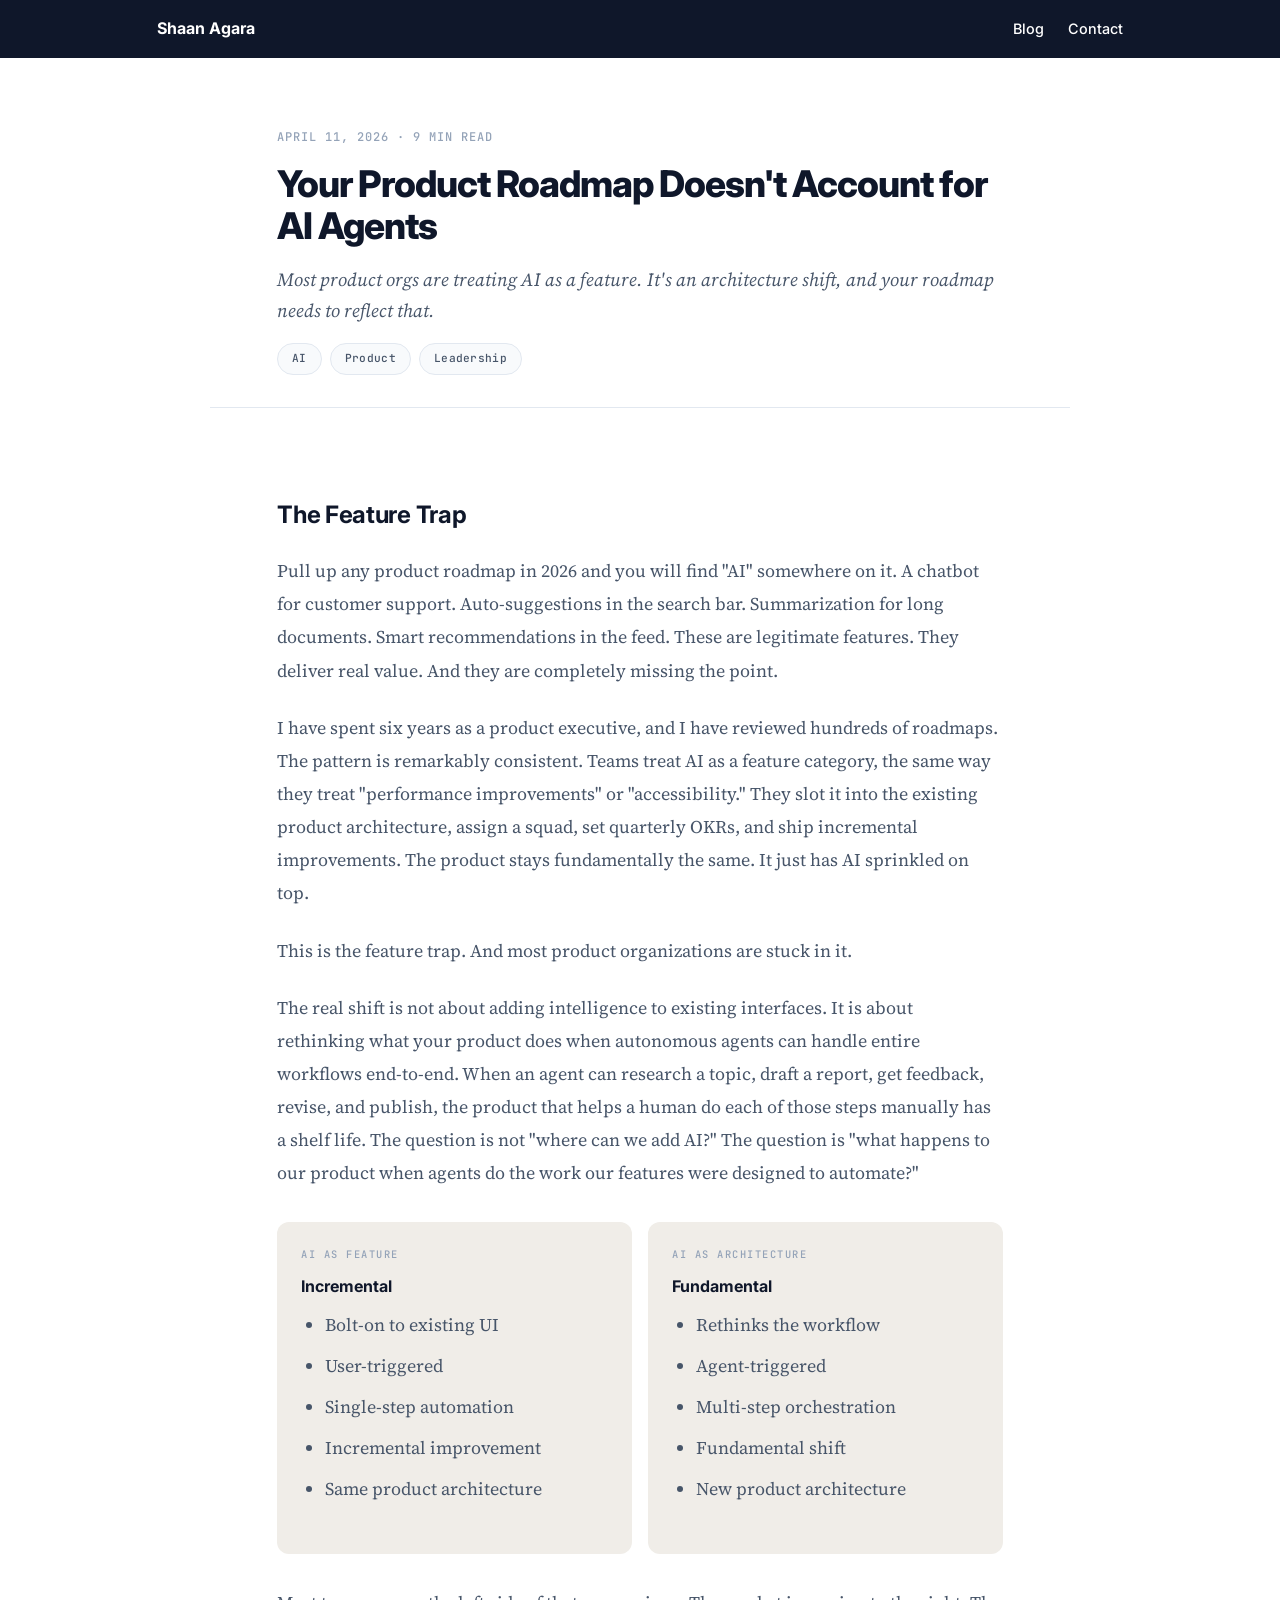
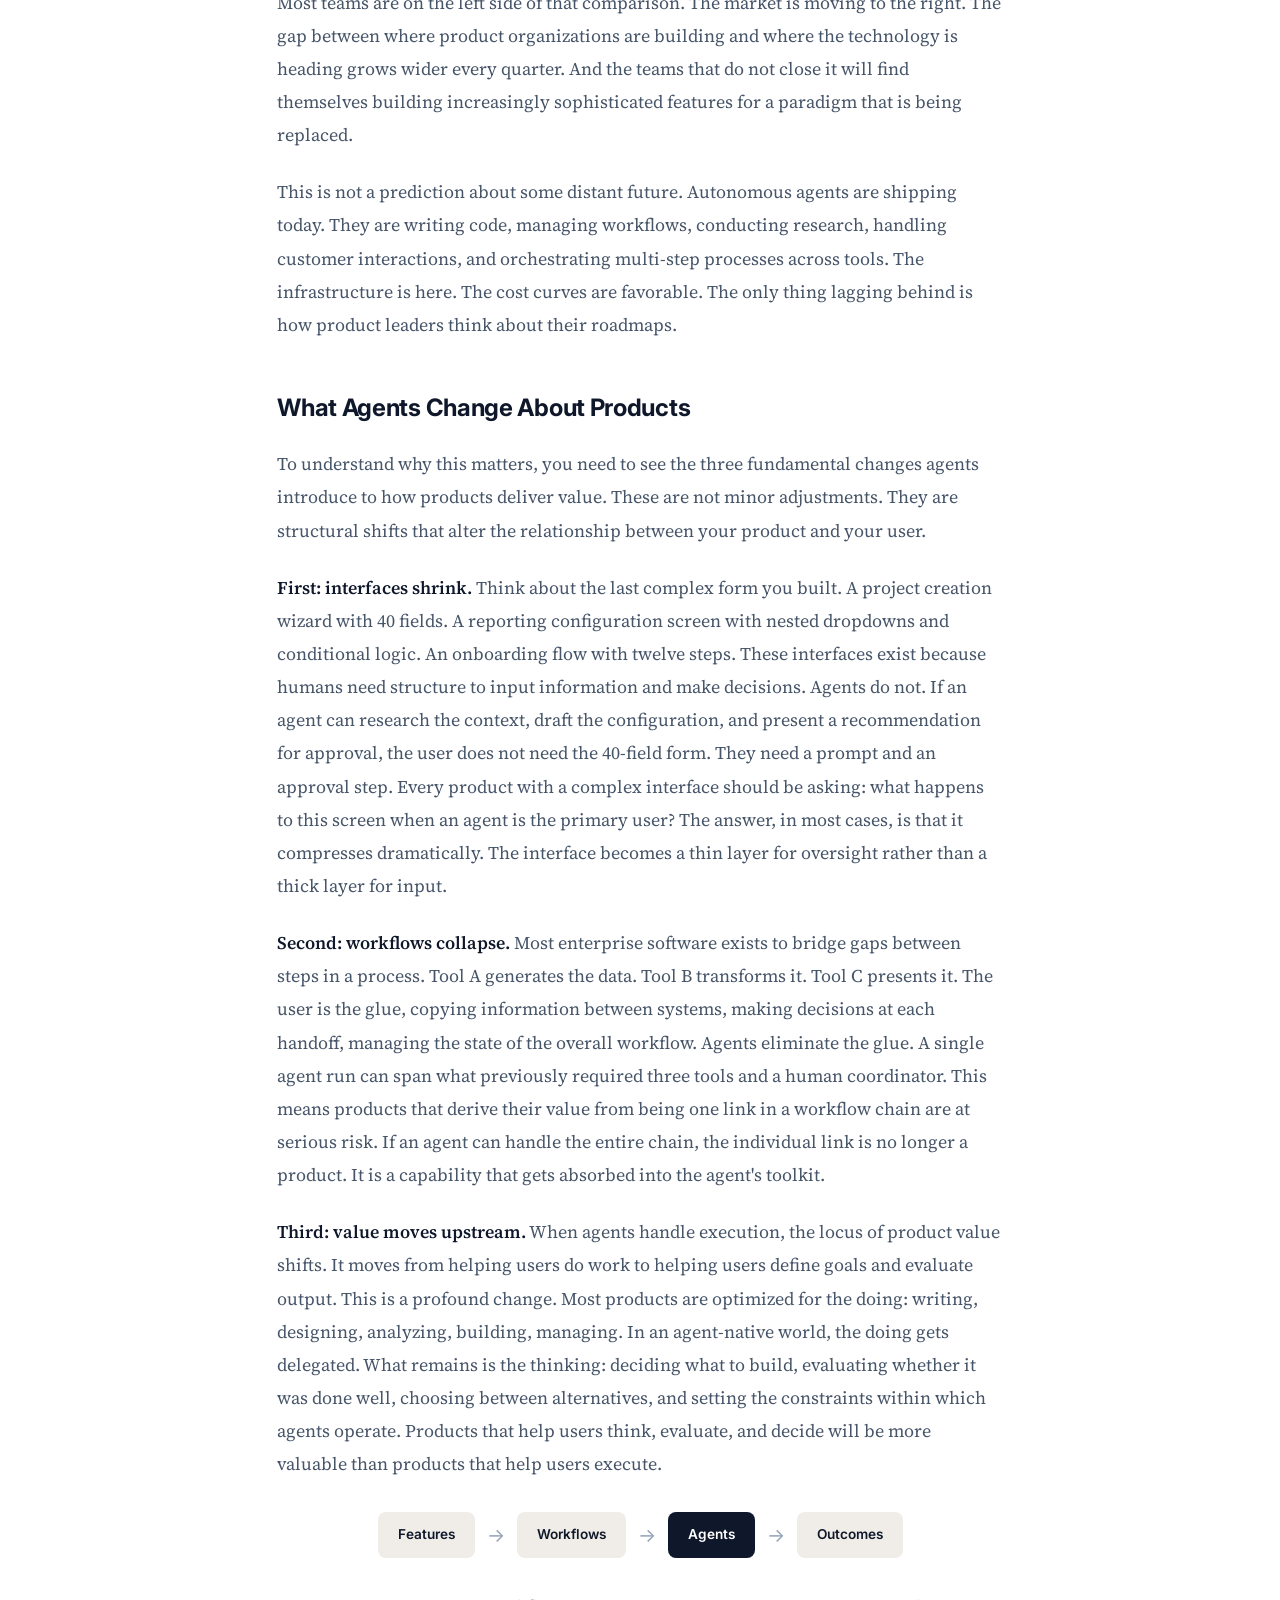
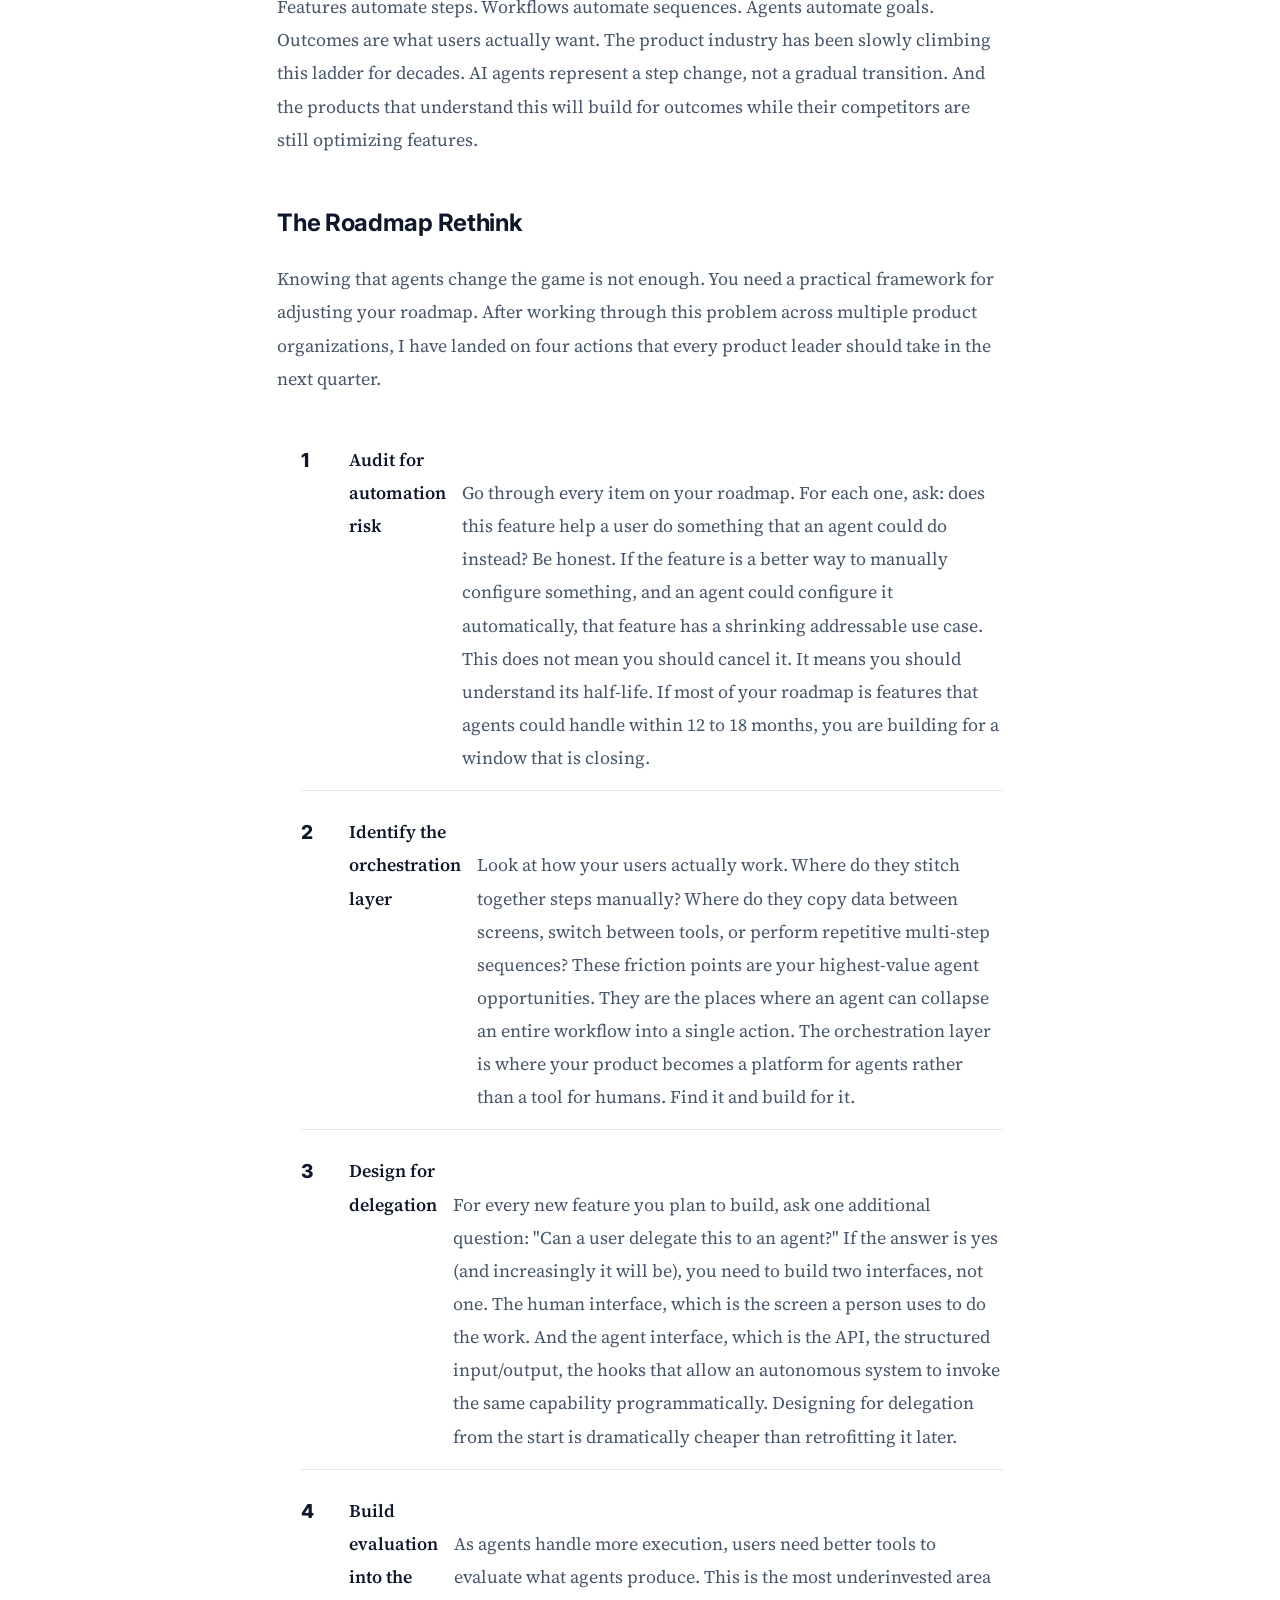
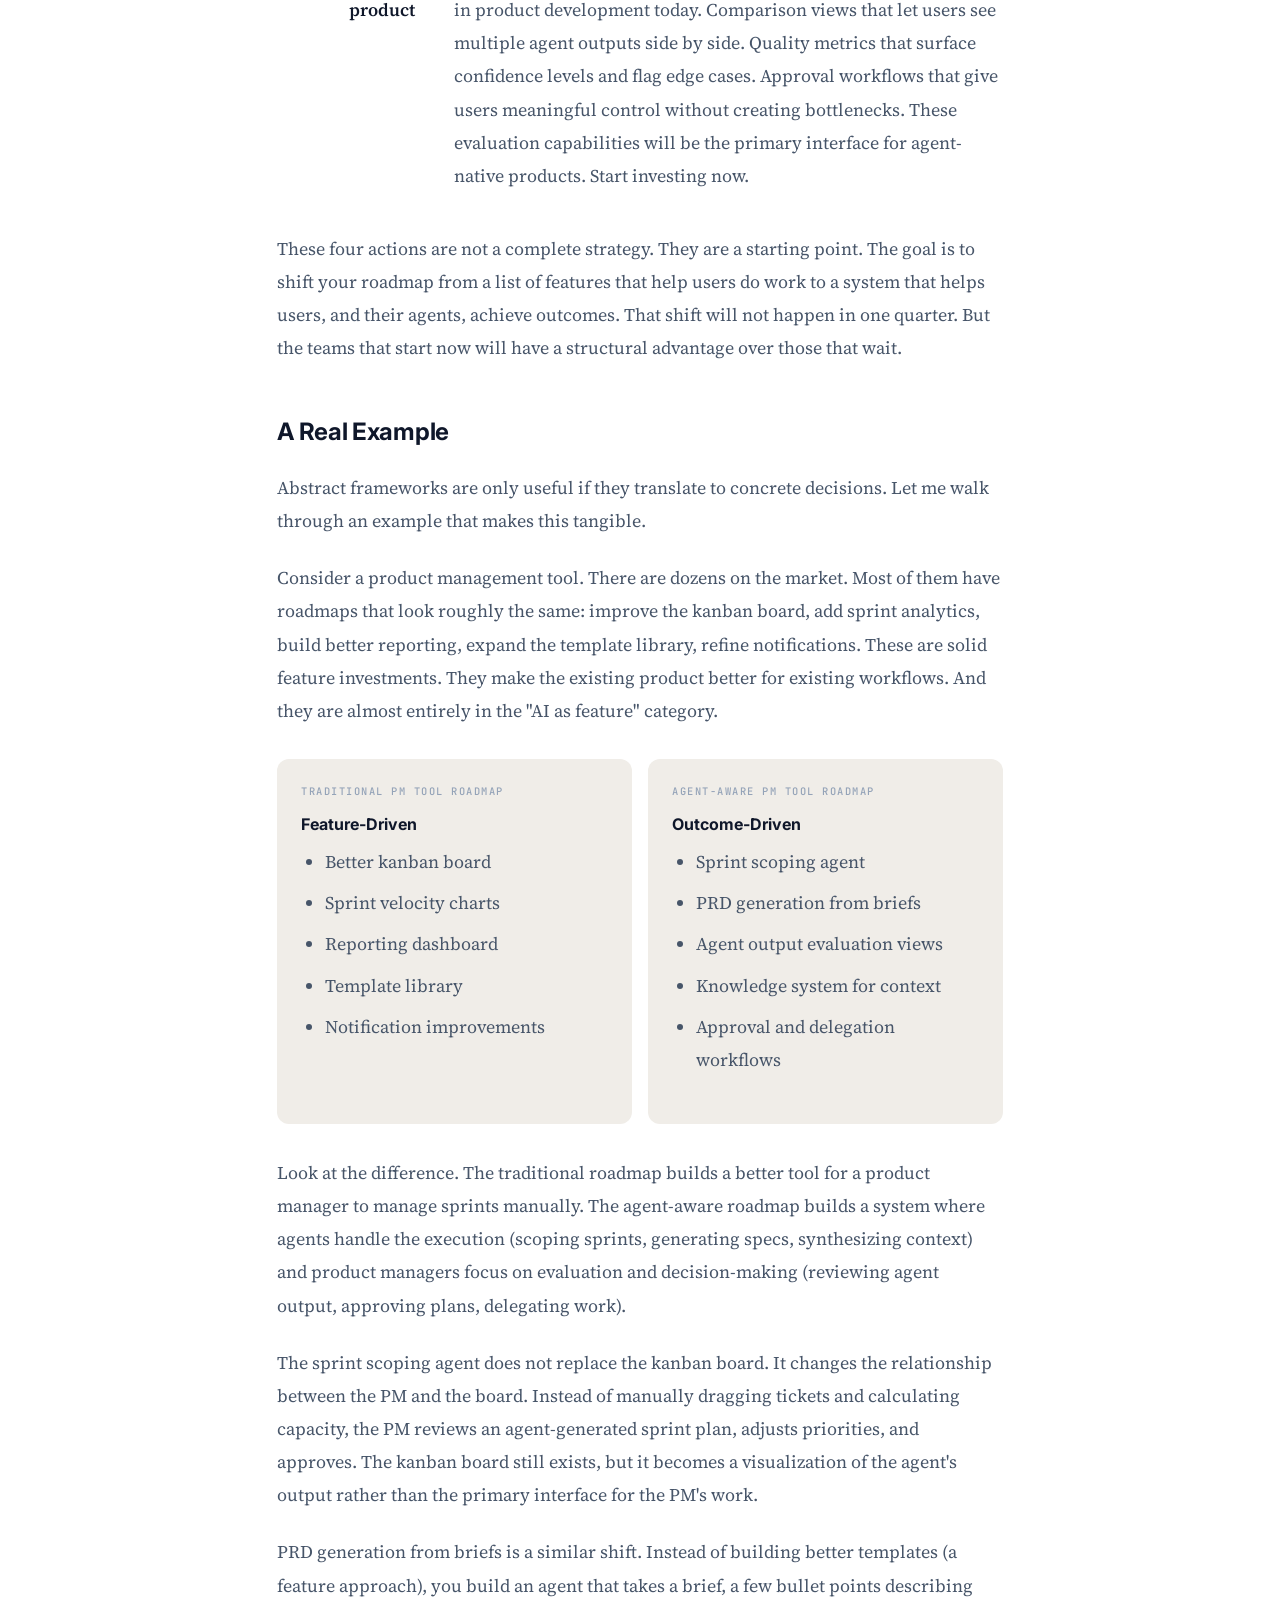
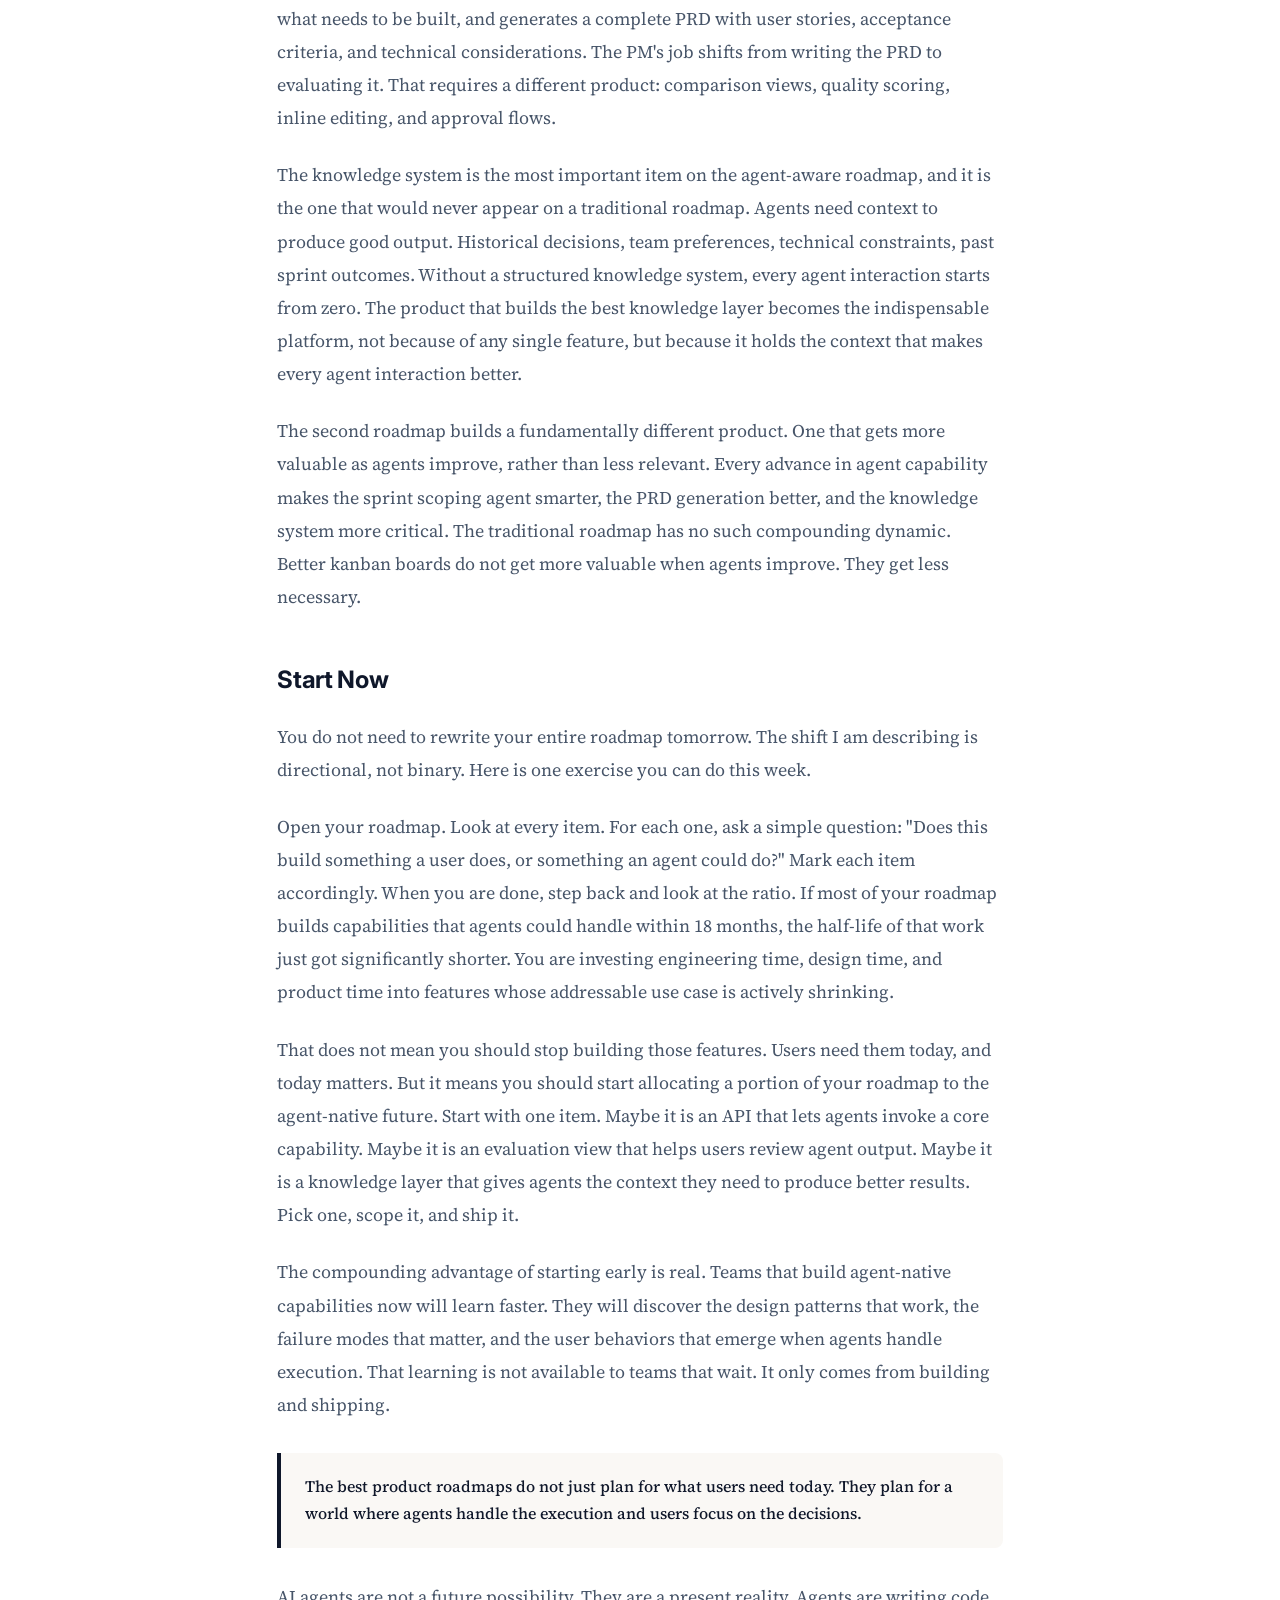
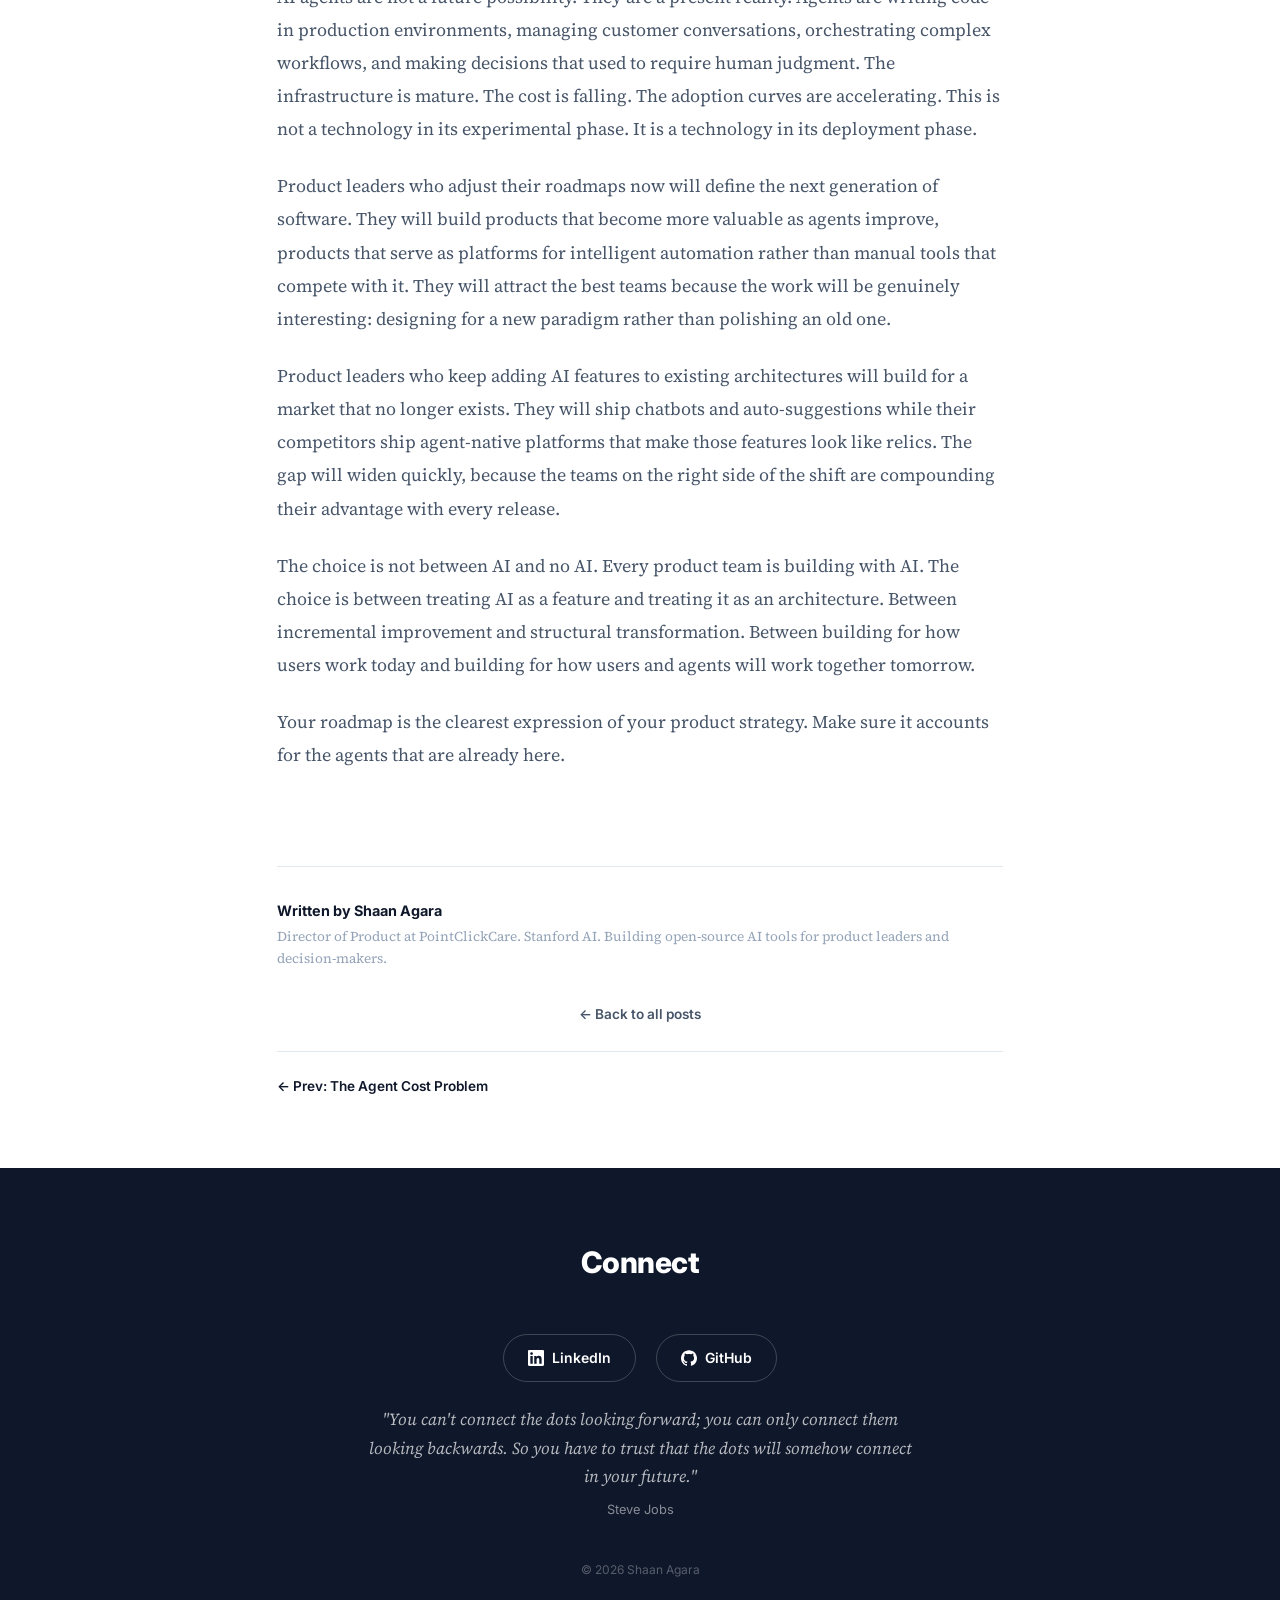
<file: blog/your-product-roadmap-ai-agents.html>
<!DOCTYPE html>
<html lang="en">
<head>
<meta charset="UTF-8">
<meta name="viewport" content="width=device-width, initial-scale=1.0">
<title>Your Product Roadmap Doesn't Account for AI Agents | Shaan Agara</title>
<meta name="description" content="Most product orgs treat AI as a feature, not an architecture shift. How product leaders should rethink roadmaps when agents can do the work features used to automate.">
<meta property="og:title" content="Your Product Roadmap Doesn't Account for AI Agents | Shaan Agara">
<meta property="og:description" content="Most product orgs treat AI as a feature, not an architecture shift. How product leaders should rethink roadmaps when agents can do the work features used to automate.">
<meta property="og:url" content="https://shaanagara.com/blog/your-product-roadmap-ai-agents">
<meta property="og:type" content="article">
<meta property="og:image" content="https://shaanagara.com/og-image.png">
<meta name="twitter:card" content="summary_large_image">
<meta name="twitter:title" content="Your Product Roadmap Doesn't Account for AI Agents | Shaan Agara">
<meta name="twitter:description" content="Most product orgs treat AI as a feature, not an architecture shift. How product leaders should rethink roadmaps when agents can do the work features used to automate.">
<meta name="twitter:image" content="https://shaanagara.com/og-image.png">
<link rel="canonical" href="https://shaanagara.com/blog/your-product-roadmap-ai-agents">
<link rel="preconnect" href="https://fonts.googleapis.com">
<link rel="preconnect" href="https://fonts.gstatic.com" crossorigin>
<link href="https://fonts.googleapis.com/css2?family=Inter:wght@400;500;600;700;800&family=JetBrains+Mono:wght@400;500&family=Source+Serif+4:ital,opsz,wght@0,8..60,400;0,8..60,500;0,8..60,600;1,8..60,400&display=swap" rel="stylesheet">
<link rel="icon" type="image/svg+xml" href="data:image/svg+xml,%3Csvg xmlns='http://www.w3.org/2000/svg' viewBox='0 0 32 32'%3E%3Ctext x='4' y='26' font-size='28'%3E%E2%9A%A1%3C/text%3E%3C/svg%3E">
<link rel="stylesheet" href="../styles.css">
<script type="application/ld+json">
{
  "@context": "https://schema.org",
  "@type": "Article",
  "headline": "Your Product Roadmap Doesn't Account for AI Agents",
  "author": { "@type": "Person", "name": "Shaan Agara" },
  "datePublished": "2026-04-11",
  "description": "Most product orgs treat AI as a feature, not an architecture shift. How product leaders should rethink roadmaps when agents can do the work features used to automate.",
  "url": "https://shaanagara.com/blog/your-product-roadmap-ai-agents"
}
</script>
</head>
<body>

<!-- NAV -->
<nav class="site-nav">
  <a href="../" class="site-nav-brand">Shaan Agara</a>
  <div class="site-nav-links">
    <a href="./" class="site-nav-link">Blog</a>
    <a href="../contact.html" class="site-nav-link">Contact</a>
  </div>
</nav>

<article>
  <header class="article-header">
    <div class="article-meta">APRIL 11, 2026 · 9 MIN READ</div>
    <h1 class="article-title">Your Product Roadmap Doesn't Account for AI Agents</h1>
    <p class="article-subtitle">Most product orgs are treating AI as a feature. It's an architecture shift, and your roadmap needs to reflect that.</p>
    <div class="article-tags">
      <span class="pill">AI</span>
      <span class="pill">Product</span>
      <span class="pill">Leadership</span>
    </div>
  </header>

  <hr class="article-divider">

  <div class="article-body">

    <h2>The Feature Trap</h2>

    <p>Pull up any product roadmap in 2026 and you will find "AI" somewhere on it. A chatbot for customer support. Auto-suggestions in the search bar. Summarization for long documents. Smart recommendations in the feed. These are legitimate features. They deliver real value. And they are completely missing the point.</p>

    <p>I have spent six years as a product executive, and I have reviewed hundreds of roadmaps. The pattern is remarkably consistent. Teams treat AI as a feature category, the same way they treat "performance improvements" or "accessibility." They slot it into the existing product architecture, assign a squad, set quarterly OKRs, and ship incremental improvements. The product stays fundamentally the same. It just has AI sprinkled on top.</p>

    <p>This is the feature trap. And most product organizations are stuck in it.</p>

    <p>The real shift is not about adding intelligence to existing interfaces. It is about rethinking what your product does when autonomous agents can handle entire workflows end-to-end. When an agent can research a topic, draft a report, get feedback, revise, and publish, the product that helps a human do each of those steps manually has a shelf life. The question is not "where can we add AI?" The question is "what happens to our product when agents do the work our features were designed to automate?"</p>

    <div class="visual-comparison">
      <div class="visual-comparison-card">
        <div class="visual-comparison-label">AI AS FEATURE</div>
        <div class="visual-comparison-title">Incremental</div>
        <div class="visual-comparison-text">
          <ul>
            <li>Bolt-on to existing UI</li>
            <li>User-triggered</li>
            <li>Single-step automation</li>
            <li>Incremental improvement</li>
            <li>Same product architecture</li>
          </ul>
        </div>
      </div>
      <div class="visual-comparison-card">
        <div class="visual-comparison-label">AI AS ARCHITECTURE</div>
        <div class="visual-comparison-title">Fundamental</div>
        <div class="visual-comparison-text">
          <ul>
            <li>Rethinks the workflow</li>
            <li>Agent-triggered</li>
            <li>Multi-step orchestration</li>
            <li>Fundamental shift</li>
            <li>New product architecture</li>
          </ul>
        </div>
      </div>
    </div>

    <p>Most teams are on the left side of that comparison. The market is moving to the right. The gap between where product organizations are building and where the technology is heading grows wider every quarter. And the teams that do not close it will find themselves building increasingly sophisticated features for a paradigm that is being replaced.</p>

    <p>This is not a prediction about some distant future. Autonomous agents are shipping today. They are writing code, managing workflows, conducting research, handling customer interactions, and orchestrating multi-step processes across tools. The infrastructure is here. The cost curves are favorable. The only thing lagging behind is how product leaders think about their roadmaps.</p>

    <h2>What Agents Change About Products</h2>

    <p>To understand why this matters, you need to see the three fundamental changes agents introduce to how products deliver value. These are not minor adjustments. They are structural shifts that alter the relationship between your product and your user.</p>

    <p><strong>First: interfaces shrink.</strong> Think about the last complex form you built. A project creation wizard with 40 fields. A reporting configuration screen with nested dropdowns and conditional logic. An onboarding flow with twelve steps. These interfaces exist because humans need structure to input information and make decisions. Agents do not. If an agent can research the context, draft the configuration, and present a recommendation for approval, the user does not need the 40-field form. They need a prompt and an approval step. Every product with a complex interface should be asking: what happens to this screen when an agent is the primary user? The answer, in most cases, is that it compresses dramatically. The interface becomes a thin layer for oversight rather than a thick layer for input.</p>

    <p><strong>Second: workflows collapse.</strong> Most enterprise software exists to bridge gaps between steps in a process. Tool A generates the data. Tool B transforms it. Tool C presents it. The user is the glue, copying information between systems, making decisions at each handoff, managing the state of the overall workflow. Agents eliminate the glue. A single agent run can span what previously required three tools and a human coordinator. This means products that derive their value from being one link in a workflow chain are at serious risk. If an agent can handle the entire chain, the individual link is no longer a product. It is a capability that gets absorbed into the agent's toolkit.</p>

    <p><strong>Third: value moves upstream.</strong> When agents handle execution, the locus of product value shifts. It moves from helping users do work to helping users define goals and evaluate output. This is a profound change. Most products are optimized for the doing: writing, designing, analyzing, building, managing. In an agent-native world, the doing gets delegated. What remains is the thinking: deciding what to build, evaluating whether it was done well, choosing between alternatives, and setting the constraints within which agents operate. Products that help users think, evaluate, and decide will be more valuable than products that help users execute.</p>

    <div class="visual-flow">
      <div class="visual-flow-step">Features</div>
      <span class="visual-flow-arrow">&rarr;</span>
      <div class="visual-flow-step">Workflows</div>
      <span class="visual-flow-arrow">&rarr;</span>
      <div class="visual-flow-step active">Agents</div>
      <span class="visual-flow-arrow">&rarr;</span>
      <div class="visual-flow-step">Outcomes</div>
    </div>

    <p>Features automate steps. Workflows automate sequences. Agents automate goals. Outcomes are what users actually want. The product industry has been slowly climbing this ladder for decades. AI agents represent a step change, not a gradual transition. And the products that understand this will build for outcomes while their competitors are still optimizing features.</p>

    <h2>The Roadmap Rethink</h2>

    <p>Knowing that agents change the game is not enough. You need a practical framework for adjusting your roadmap. After working through this problem across multiple product organizations, I have landed on four actions that every product leader should take in the next quarter.</p>

    <ol class="visual-framework">
      <li><strong>Audit for automation risk</strong><br>Go through every item on your roadmap. For each one, ask: does this feature help a user do something that an agent could do instead? Be honest. If the feature is a better way to manually configure something, and an agent could configure it automatically, that feature has a shrinking addressable use case. This does not mean you should cancel it. It means you should understand its half-life. If most of your roadmap is features that agents could handle within 12 to 18 months, you are building for a window that is closing.</li>
      <li><strong>Identify the orchestration layer</strong><br>Look at how your users actually work. Where do they stitch together steps manually? Where do they copy data between screens, switch between tools, or perform repetitive multi-step sequences? These friction points are your highest-value agent opportunities. They are the places where an agent can collapse an entire workflow into a single action. The orchestration layer is where your product becomes a platform for agents rather than a tool for humans. Find it and build for it.</li>
      <li><strong>Design for delegation</strong><br>For every new feature you plan to build, ask one additional question: "Can a user delegate this to an agent?" If the answer is yes (and increasingly it will be), you need to build two interfaces, not one. The human interface, which is the screen a person uses to do the work. And the agent interface, which is the API, the structured input/output, the hooks that allow an autonomous system to invoke the same capability programmatically. Designing for delegation from the start is dramatically cheaper than retrofitting it later.</li>
      <li><strong>Build evaluation into the product</strong><br>As agents handle more execution, users need better tools to evaluate what agents produce. This is the most underinvested area in product development today. Comparison views that let users see multiple agent outputs side by side. Quality metrics that surface confidence levels and flag edge cases. Approval workflows that give users meaningful control without creating bottlenecks. These evaluation capabilities will be the primary interface for agent-native products. Start investing now.</li>
    </ol>

    <p>These four actions are not a complete strategy. They are a starting point. The goal is to shift your roadmap from a list of features that help users do work to a system that helps users, and their agents, achieve outcomes. That shift will not happen in one quarter. But the teams that start now will have a structural advantage over those that wait.</p>

    <h2>A Real Example</h2>

    <p>Abstract frameworks are only useful if they translate to concrete decisions. Let me walk through an example that makes this tangible.</p>

    <p>Consider a product management tool. There are dozens on the market. Most of them have roadmaps that look roughly the same: improve the kanban board, add sprint analytics, build better reporting, expand the template library, refine notifications. These are solid feature investments. They make the existing product better for existing workflows. And they are almost entirely in the "AI as feature" category.</p>

    <div class="visual-comparison">
      <div class="visual-comparison-card">
        <div class="visual-comparison-label">TRADITIONAL PM TOOL ROADMAP</div>
        <div class="visual-comparison-title">Feature-Driven</div>
        <div class="visual-comparison-text">
          <ul>
            <li>Better kanban board</li>
            <li>Sprint velocity charts</li>
            <li>Reporting dashboard</li>
            <li>Template library</li>
            <li>Notification improvements</li>
          </ul>
        </div>
      </div>
      <div class="visual-comparison-card">
        <div class="visual-comparison-label">AGENT-AWARE PM TOOL ROADMAP</div>
        <div class="visual-comparison-title">Outcome-Driven</div>
        <div class="visual-comparison-text">
          <ul>
            <li>Sprint scoping agent</li>
            <li>PRD generation from briefs</li>
            <li>Agent output evaluation views</li>
            <li>Knowledge system for context</li>
            <li>Approval and delegation workflows</li>
          </ul>
        </div>
      </div>
    </div>

    <p>Look at the difference. The traditional roadmap builds a better tool for a product manager to manage sprints manually. The agent-aware roadmap builds a system where agents handle the execution (scoping sprints, generating specs, synthesizing context) and product managers focus on evaluation and decision-making (reviewing agent output, approving plans, delegating work).</p>

    <p>The sprint scoping agent does not replace the kanban board. It changes the relationship between the PM and the board. Instead of manually dragging tickets and calculating capacity, the PM reviews an agent-generated sprint plan, adjusts priorities, and approves. The kanban board still exists, but it becomes a visualization of the agent's output rather than the primary interface for the PM's work.</p>

    <p>PRD generation from briefs is a similar shift. Instead of building better templates (a feature approach), you build an agent that takes a brief, a few bullet points describing what needs to be built, and generates a complete PRD with user stories, acceptance criteria, and technical considerations. The PM's job shifts from writing the PRD to evaluating it. That requires a different product: comparison views, quality scoring, inline editing, and approval flows.</p>

    <p>The knowledge system is the most important item on the agent-aware roadmap, and it is the one that would never appear on a traditional roadmap. Agents need context to produce good output. Historical decisions, team preferences, technical constraints, past sprint outcomes. Without a structured knowledge system, every agent interaction starts from zero. The product that builds the best knowledge layer becomes the indispensable platform, not because of any single feature, but because it holds the context that makes every agent interaction better.</p>

    <p>The second roadmap builds a fundamentally different product. One that gets more valuable as agents improve, rather than less relevant. Every advance in agent capability makes the sprint scoping agent smarter, the PRD generation better, and the knowledge system more critical. The traditional roadmap has no such compounding dynamic. Better kanban boards do not get more valuable when agents improve. They get less necessary.</p>

    <h2>Start Now</h2>

    <p>You do not need to rewrite your entire roadmap tomorrow. The shift I am describing is directional, not binary. Here is one exercise you can do this week.</p>

    <p>Open your roadmap. Look at every item. For each one, ask a simple question: "Does this build something a user does, or something an agent could do?" Mark each item accordingly. When you are done, step back and look at the ratio. If most of your roadmap builds capabilities that agents could handle within 18 months, the half-life of that work just got significantly shorter. You are investing engineering time, design time, and product time into features whose addressable use case is actively shrinking.</p>

    <p>That does not mean you should stop building those features. Users need them today, and today matters. But it means you should start allocating a portion of your roadmap to the agent-native future. Start with one item. Maybe it is an API that lets agents invoke a core capability. Maybe it is an evaluation view that helps users review agent output. Maybe it is a knowledge layer that gives agents the context they need to produce better results. Pick one, scope it, and ship it.</p>

    <p>The compounding advantage of starting early is real. Teams that build agent-native capabilities now will learn faster. They will discover the design patterns that work, the failure modes that matter, and the user behaviors that emerge when agents handle execution. That learning is not available to teams that wait. It only comes from building and shipping.</p>

    <div class="visual-callout">
      <p>The best product roadmaps do not just plan for what users need today. They plan for a world where agents handle the execution and users focus on the decisions.</p>
    </div>

    <p>AI agents are not a future possibility. They are a present reality. Agents are writing code in production environments, managing customer conversations, orchestrating complex workflows, and making decisions that used to require human judgment. The infrastructure is mature. The cost is falling. The adoption curves are accelerating. This is not a technology in its experimental phase. It is a technology in its deployment phase.</p>

    <p>Product leaders who adjust their roadmaps now will define the next generation of software. They will build products that become more valuable as agents improve, products that serve as platforms for intelligent automation rather than manual tools that compete with it. They will attract the best teams because the work will be genuinely interesting: designing for a new paradigm rather than polishing an old one.</p>

    <p>Product leaders who keep adding AI features to existing architectures will build for a market that no longer exists. They will ship chatbots and auto-suggestions while their competitors ship agent-native platforms that make those features look like relics. The gap will widen quickly, because the teams on the right side of the shift are compounding their advantage with every release.</p>

    <p>The choice is not between AI and no AI. Every product team is building with AI. The choice is between treating AI as a feature and treating it as an architecture. Between incremental improvement and structural transformation. Between building for how users work today and building for how users and agents will work together tomorrow.</p>

    <p>Your roadmap is the clearest expression of your product strategy. Make sure it accounts for the agents that are already here.</p>

  </div>

  <footer class="article-footer">
    <div class="article-author">
      <div class="article-author-name">Written by Shaan Agara</div>
      <div class="article-author-bio">Director of Product at PointClickCare. Stanford AI. Building open-source AI tools for product leaders and decision-makers.</div>
    </div>
    <div class="article-back">
      <a href="./">&larr; Back to all posts</a>
    </div>
    <div class="article-nav">
      <a href="agent-cost-problem">&larr; Prev: The Agent Cost Problem</a>
      <span></span>
    </div>
  </footer>
</article>

<!-- FOOTER -->
<footer class="footer">
  <div class="container">
    <div class="section-label">Connect</div>
    <div class="footer-links">
      <a href="https://www.linkedin.com/in/shaan-agara/" class="footer-link" target="_blank" rel="noopener">
        <svg viewBox="0 0 24 24"><path d="M20.447 20.452h-3.554v-5.569c0-1.328-.027-3.037-1.852-3.037-1.853 0-2.136 1.445-2.136 2.939v5.667H9.351V9h3.414v1.561h.046c.477-.9 1.637-1.85 3.37-1.85 3.601 0 4.267 2.37 4.267 5.455v6.286zM5.337 7.433a2.062 2.062 0 01-2.063-2.065 2.064 2.064 0 112.063 2.065zm1.782 13.019H3.555V9h3.564v11.452zM22.225 0H1.771C.792 0 0 .774 0 1.729v20.542C0 23.227.792 24 1.771 24h20.451C23.2 24 24 23.227 24 22.271V1.729C24 .774 23.2 0 22.222 0h.003z"/></svg>
        LinkedIn
      </a>
      <a href="https://github.com/shaan-ad" class="footer-link" target="_blank" rel="noopener">
        <svg viewBox="0 0 24 24"><path d="M12 .297c-6.63 0-12 5.373-12 12 0 5.303 3.438 9.8 8.205 11.385.6.113.82-.258.82-.577 0-.285-.01-1.04-.015-2.04-3.338.724-4.042-1.61-4.042-1.61C4.422 18.07 3.633 17.7 3.633 17.7c-1.087-.744.084-.729.084-.729 1.205.084 1.838 1.236 1.838 1.236 1.07 1.835 2.809 1.305 3.495.998.108-.776.417-1.305.76-1.605-2.665-.3-5.466-1.332-5.466-5.93 0-1.31.465-2.38 1.235-3.22-.135-.303-.54-1.523.105-3.176 0 0 1.005-.322 3.3 1.23.96-.267 1.98-.399 3-.405 1.02.006 2.04.138 3 .405 2.28-1.552 3.285-1.23 3.285-1.23.645 1.653.24 2.873.12 3.176.765.84 1.23 1.91 1.23 3.22 0 4.61-2.805 5.625-5.475 5.92.42.36.81 1.096.81 2.22 0 1.606-.015 2.896-.015 3.286 0 .315.21.69.825.57C20.565 22.092 24 17.592 24 12.297c0-6.627-5.373-12-12-12" fill="currentColor"/></svg>
        GitHub
      </a>
    </div>
    <p class="footer-quote">"You can't connect the dots looking forward; you can only connect them looking backwards. So you have to trust that the dots will somehow connect in your future."</p>
    <p class="footer-quote-attr">Steve Jobs</p>
    <p class="footer-copy">&copy; 2026 Shaan Agara</p>
  </div>
</footer>

<script>
const observer = new IntersectionObserver((entries) => {
  entries.forEach(entry => {
    if (entry.isIntersecting) {
      entry.target.classList.add('visible');
      observer.unobserve(entry.target);
    }
  });
}, { threshold: 0.1, rootMargin: '0px 0px -40px 0px' });
document.querySelectorAll('.fade-in').forEach(el => observer.observe(el));
</script>

</body>
</html>
</file>
<file: styles.css>
/* ===== RESET & BASE ===== */
*, *::before, *::after { margin: 0; padding: 0; box-sizing: border-box; }
html { scroll-behavior: smooth; }
body {
  background: #ffffff;
  color: #0f172a;
  font-family: 'Inter', system-ui, -apple-system, sans-serif;
  font-size: 16px;
  line-height: 1.6;
  -webkit-font-smoothing: antialiased;
  -moz-osx-font-smoothing: grayscale;
}
::selection {
  background: rgba(79, 70, 229, 0.15);
  color: #0f172a;
}

/* ===== LAYOUT ===== */
.container {
  max-width: 1100px;
  margin: 0 auto;
  padding: 0 clamp(1.5rem, 1rem + 4vw, 5rem);
}

/* ===== HERO ===== */
.hero {
  min-height: 100vh;
  display: flex;
  flex-direction: column;
  align-items: center;
  justify-content: center;
  text-align: center;
  padding: 80px 24px;
  position: relative;
  background: #faf8f5;
}
.hero-content {
  position: relative;
  z-index: 1;
  max-width: 680px;
}
.headshot {
  width: 160px;
  height: 160px;
  border-radius: 50%;
  border: 1px solid rgba(15, 23, 42, 0.08);
  object-fit: cover;
  margin-bottom: 28px;
  box-shadow: 0 2px 16px rgba(15, 23, 42, 0.06);
}
.hero h1 {
  font-size: clamp(2.5rem, 2rem + 2vw, 4rem);
  font-weight: 800;
  letter-spacing: -2px;
  line-height: 1.05;
  margin-bottom: 16px;
  color: #0f172a;
}
.hero .tagline {
  font-family: 'Source Serif 4', Georgia, serif;
  font-size: clamp(1.1rem, 1rem + 0.4vw, 1.35rem);
  color: #475569;
  margin-bottom: 32px;
  line-height: 1.7;
  max-width: 560px;
  margin-left: auto;
  margin-right: auto;
}
.pills {
  display: flex;
  gap: 10px;
  justify-content: center;
  flex-wrap: wrap;
  margin-bottom: 36px;
}
.pill {
  font-family: 'JetBrains Mono', monospace;
  font-size: 0.7rem;
  font-weight: 500;
  color: #475569;
  background: #f8fafc;
  border: 1px solid #e2e8f0;
  border-radius: 999px;
  padding: 6px 14px;
  letter-spacing: 0.3px;
}
.hero-links {
  display: flex;
  gap: 16px;
  justify-content: center;
}
.hero-link {
  display: inline-flex;
  align-items: center;
  gap: 8px;
  padding: 12px 24px;
  border-radius: 999px;
  font-size: 14px;
  font-weight: 600;
  text-decoration: none;
  color: #ffffff;
  border: 1px solid #0f172a;
  background: #0f172a;
  transition: box-shadow 100ms ease-in-out, background 100ms ease-in-out, transform 100ms ease-in-out;
}
.hero-link:hover {
  background: #1e293b;
  box-shadow: 0 2px 8px rgba(15, 23, 42, 0.12);
  transform: translateY(-1px);
}
.hero-link:active {
  transform: translateY(0);
  transition-duration: 50ms;
}
.hero-link.secondary {
  color: #0f172a;
  background: #ffffff;
  border: 1px solid #e2e8f0;
}
.hero-link.secondary:hover {
  background: #f8fafc;
  border-color: #cbd5e1;
  box-shadow: 0 2px 8px rgba(15, 23, 42, 0.06);
}
.hero-link svg {
  width: 16px;
  height: 16px;
  fill: currentColor;
}
.scroll-hint {
  position: absolute;
  bottom: 40px;
  left: 50%;
  transform: translateX(-50%);
  animation: scroll-fade 2s ease-in-out infinite;
}
.scroll-hint svg {
  width: 20px;
  height: 20px;
  stroke: #94a3b8;
  fill: none;
  stroke-width: 2;
  stroke-linecap: round;
  stroke-linejoin: round;
}
@keyframes scroll-fade {
  0%, 100% { opacity: 0.3; transform: translateX(-50%) translateY(0); }
  50% { opacity: 0.6; transform: translateX(-50%) translateY(6px); }
}

/* ===== SECTIONS ===== */
.section {
  padding: clamp(4rem, 3rem + 3vw, 8rem) 0;
}
.bg-warm {
  background: #faf8f5;
}
.bg-cream {
  background: #f5f2ed;
}
.section-divider {
  display: none;
}
.section-label {
  font-family: 'Inter', system-ui, sans-serif;
  font-size: clamp(1.5rem, 1.25rem + 0.75vw, 2rem);
  font-weight: 800;
  letter-spacing: -0.5px;
  color: #0f172a;
  margin-bottom: 48px;
}

/* ===== ABOUT ===== */
.about-grid {
  display: grid;
  grid-template-columns: 1fr 1fr;
  gap: 48px;
  align-items: start;
}
.loop-container {
  display: flex;
  align-items: center;
  justify-content: center;
  order: 0;
}
.loop-svg {
  width: 100%;
  max-width: 480px;
  height: auto;
}
.loop-node-bg {
  fill: #0f172a;
}
.loop-label-text {
  font-family: 'Inter', sans-serif;
  font-size: 14px;
  font-weight: 700;
  fill: #ffffff;
  text-anchor: middle;
  dominant-baseline: central;
  letter-spacing: 0.5px;
}
.loop-line {
  stroke: #cbd5e1;
  stroke-width: 1.5;
  fill: none;
}
.loop-dot {
  fill: #0f172a;
  r: 3.5;
}
/* Traveling dot animations along triangle edges */
@keyframes travel-build-ship {
  0% { cx: 180; cy: 100; }
  100% { cx: 295; cy: 245; }
}
@keyframes travel-ship-learn {
  0% { cx: 275; cy: 260; }
  100% { cx: 85; cy: 260; }
}
@keyframes travel-learn-build {
  0% { cx: 65; cy: 245; }
  100% { cx: 180; cy: 100; }
}
.dot-1 {
  animation: travel-build-ship 1.5s ease-in-out 0s infinite;
}
.dot-2 {
  animation: travel-ship-learn 1.5s ease-in-out 1.5s infinite;
}
.dot-3 {
  animation: travel-learn-build 1.5s ease-in-out 3s infinite;
}
/* Node pulse: each node highlights when the dot arrives */
@keyframes node-pulse {
  0%, 28% { r: 40; fill: #0f172a; }
  33%, 38% { r: 44; fill: #1e293b; }
  43%, 100% { r: 40; fill: #0f172a; }
}
.pulse-build { animation: node-pulse 4.5s ease-in-out 0s infinite; }
.pulse-ship { animation: node-pulse 4.5s ease-in-out 1.5s infinite; }
.pulse-learn { animation: node-pulse 4.5s ease-in-out 3s infinite; }
.about p {
  font-family: 'Source Serif 4', Georgia, serif;
  font-size: clamp(1.05rem, 1rem + 0.2vw, 1.175rem);
  color: #475569;
  line-height: 1.85;
}
.about p + p {
  margin-top: 20px;
}
.about strong {
  color: #0f172a;
  font-weight: 600;
}
.about a {
  color: #0f172a;
  font-weight: 600;
  text-decoration: underline;
  text-underline-offset: 0.2em;
  text-decoration-thickness: 0.06em;
  transition: color 100ms ease-in-out;
}
.about a:hover {
  color: #475569;
}

/* ===== PROJECTS ===== */
.projects-grid {
  display: grid;
  grid-template-columns: repeat(auto-fit, minmax(320px, 1fr));
  gap: 20px;
}
.project-card {
  background: #f0ede8;
  border: none;
  border-radius: 12px;
  padding: 32px;
  transition: all 0.25s cubic-bezier(0.16, 1, 0.3, 1);
  display: flex;
  flex-direction: column;
  position: relative;
}
.project-card:hover {
  transform: translateY(-2px);
  box-shadow: 0 8px 32px rgba(15, 23, 42, 0.08);
}
.project-name {
  font-size: clamp(1.35rem, 1.2rem + 0.5vw, 1.6rem);
  font-weight: 800;
  color: #0f172a;
  letter-spacing: -0.5px;
  margin-bottom: 12px;
  line-height: 1.2;
}
.project-desc {
  font-family: 'Source Serif 4', Georgia, serif;
  font-size: 0.95rem;
  color: #475569;
  line-height: 1.75;
  margin-bottom: 24px;
  flex: 1;
}
.project-meta {
  border-top: 1px solid rgba(15, 23, 42, 0.08);
  padding-top: 16px;
  margin-bottom: 20px;
  display: flex;
  justify-content: space-between;
  align-items: center;
}
.project-meta-label {
  font-family: 'JetBrains Mono', monospace;
  font-size: 0.65rem;
  font-weight: 500;
  text-transform: uppercase;
  letter-spacing: 1.5px;
  color: #94a3b8;
}
.project-meta-value {
  font-size: 0.85rem;
  color: #475569;
  font-weight: 500;
}
.project-cta {
  display: inline-flex;
  align-items: center;
  gap: 8px;
  padding: 10px 20px;
  border-radius: 999px;
  font-size: 13px;
  font-weight: 600;
  text-decoration: none;
  color: #ffffff;
  background: #0f172a;
  border: none;
  transition: background 100ms ease-in-out, transform 100ms ease-in-out;
  align-self: flex-start;
}
.project-cta:hover {
  background: #1e293b;
  transform: translateY(-1px);
}
.project-cta:active {
  transform: translateY(0);
  transition-duration: 50ms;
}
.project-cta svg {
  width: 14px;
  height: 14px;
  stroke: currentColor;
  fill: none;
  stroke-width: 2.5;
  stroke-linecap: round;
  stroke-linejoin: round;
}

/* ===== TIMELINE ===== */
.timeline {
  position: relative;
  padding-left: 32px;
}
.timeline::before {
  content: '';
  position: absolute;
  left: 6px;
  top: 8px;
  bottom: 8px;
  width: 1px;
  background: #cbd5e1;
}
.timeline-item {
  position: relative;
  padding-bottom: 36px;
}
.timeline-item:last-child {
  padding-bottom: 0;
}
.timeline-item::before {
  content: '';
  position: absolute;
  left: -28px;
  top: 8px;
  width: 8px;
  height: 8px;
  border-radius: 50%;
  background: #0f172a;
}
.timeline-year {
  font-family: 'JetBrains Mono', monospace;
  font-size: 0.7rem;
  color: #94a3b8;
  letter-spacing: 1px;
  margin-bottom: 4px;
}
.timeline-role {
  font-size: 1rem;
  font-weight: 700;
  color: #0f172a;
  margin-bottom: 2px;
}
.timeline-company {
  font-size: 0.9rem;
  font-weight: 500;
  color: #475569;
  margin-bottom: 4px;
}
.timeline-detail {
  font-family: 'Source Serif 4', Georgia, serif;
  font-size: 0.85rem;
  color: #94a3b8;
  line-height: 1.6;
}
.education-row {
  display: flex;
  gap: 32px;
  flex-wrap: wrap;
  margin-top: 48px;
  padding-top: 32px;
  border-top: 1px solid #f1f5f9;
}
.edu-item {
  display: flex;
  flex-direction: column;
}
.edu-school {
  font-size: 0.9rem;
  font-weight: 600;
  color: #0f172a;
}
.edu-degree {
  font-size: 0.8rem;
  color: #94a3b8;
}

/* ===== CREDENTIALS ===== */
.credentials-grid {
  display: grid;
  grid-template-columns: repeat(auto-fit, minmax(260px, 1fr));
  gap: 16px;
}
.credential {
  background: #f0ede8;
  border: none;
  border-radius: 12px;
  padding: 32px;
}
.credential-title {
  font-size: clamp(1.15rem, 1rem + 0.3vw, 1.3rem);
  font-weight: 800;
  color: #0f172a;
  letter-spacing: -0.3px;
  margin-bottom: 12px;
}
.credential-title a {
  color: inherit;
  text-decoration: none;
  transition: color 100ms ease-in-out;
}
.credential-title a:hover {
  color: #475569;
}
.credential-desc {
  font-family: 'Source Serif 4', Georgia, serif;
  font-size: 0.9rem;
  color: #475569;
  line-height: 1.7;
}

/* ===== FOOTER ===== */
.footer {
  padding: clamp(3rem, 2rem + 3vw, 6rem) 0;
  text-align: center;
  background: #0f172a;
  color: #ffffff;
}
.footer .section-label {
  color: #ffffff;
}
.footer-links {
  display: flex;
  gap: 20px;
  justify-content: center;
  margin-bottom: 24px;
}
.footer-link {
  display: inline-flex;
  align-items: center;
  gap: 8px;
  padding: 12px 24px;
  border-radius: 999px;
  font-size: 14px;
  font-weight: 600;
  text-decoration: none;
  color: #ffffff;
  border: 1px solid rgba(255, 255, 255, 0.2);
  background: transparent;
  transition: box-shadow 100ms ease-in-out, background 100ms ease-in-out, transform 100ms ease-in-out;
}
.footer-link:hover {
  background: rgba(255, 255, 255, 0.1);
  border-color: rgba(255, 255, 255, 0.4);
  box-shadow: 0 2px 8px rgba(0, 0, 0, 0.2);
  transform: translateY(-1px);
}
.footer-link:active {
  transform: translateY(0);
  transition-duration: 50ms;
}
.footer-link svg {
  width: 16px;
  height: 16px;
  fill: currentColor;
}
.footer-quote {
  font-family: 'Source Serif 4', Georgia, serif;
  font-size: 1.05rem;
  font-style: italic;
  color: rgba(255, 255, 255, 0.7);
  line-height: 1.7;
  max-width: 560px;
  margin: 0 auto 8px;
}
.footer-quote-attr {
  font-size: 0.8rem;
  color: rgba(255, 255, 255, 0.5);
  margin-bottom: 40px;
}
.footer-copy {
  font-size: 0.75rem;
  color: rgba(255, 255, 255, 0.3);
}

/* ===== ANIMATIONS ===== */
.fade-in {
  opacity: 0;
  transform: translateY(16px);
  transition: opacity 0.6s cubic-bezier(0.16, 1, 0.3, 1),
              transform 0.6s cubic-bezier(0.16, 1, 0.3, 1);
}
.fade-in.visible {
  opacity: 1;
  transform: translateY(0);
}

/* ===== RESPONSIVE ===== */
@media (max-width: 900px) {
  .about-grid { grid-template-columns: 1fr; gap: 0; }
  .projects-grid { grid-template-columns: 1fr; }
  .credentials-grid { grid-template-columns: 1fr; }
}

@media (max-width: 640px) {
  .hero { min-height: 90vh; padding: 60px 20px; }
  .headshot { width: 120px; height: 120px; }
  .hero h1 { letter-spacing: -1px; }
  .pills { gap: 8px; }
  .pill { font-size: 0.62rem; padding: 5px 10px; }
  .hero-links { flex-direction: column; align-items: center; }
  .section-label { font-size: 1.25rem; }
  .project-name { font-size: 1.2rem; }
  .timeline { padding-left: 28px; }
  .footer-links { flex-direction: column; align-items: center; }
}

@media (prefers-reduced-motion: reduce) {
  .scroll-hint { animation: none; opacity: 0.5; }
  .fade-in { opacity: 1; transform: none; transition: none; }
  .project-card { transition: none; }
  .hero-link, .footer-link { transition: none; }
  .dot-1, .dot-2, .dot-3 { animation: none; }
  .pulse-build, .pulse-ship, .pulse-learn { animation: none; }
}

/* ===== NAV ===== */
.site-nav {
  display: flex;
  justify-content: space-between;
  align-items: center;
  padding: 16px calc((100% - 1100px) / 2 + clamp(1.5rem, 1rem + 4vw, 5rem));
  background: #0f172a;
  position: sticky;
  top: 0;
  z-index: 100;
}
.site-nav a {
  text-decoration: none;
  color: #ffffff;
  transition: color 100ms ease-in-out;
}
.site-nav-brand {
  font-weight: 700;
  font-size: 1rem;
}
.site-nav-links {
  display: flex;
  gap: 24px;
}
.site-nav-link {
  font-weight: 500;
  font-size: 0.9rem;
  color: rgba(255, 255, 255, 0.7);
}
.site-nav-link:hover {
  color: #ffffff;
}

/* ===== BLOG CARDS ===== */
.blog-grid {
  display: grid;
  grid-template-columns: repeat(auto-fit, minmax(320px, 1fr));
  gap: 20px;
}
.blog-card {
  background: #f0ede8;
  border-radius: 12px;
  padding: 32px;
  text-decoration: none;
  color: inherit;
  display: flex;
  flex-direction: column;
  transition: all 0.25s cubic-bezier(0.16, 1, 0.3, 1);
}
.blog-card:hover {
  transform: translateY(-2px);
  box-shadow: 0 8px 32px rgba(15, 23, 42, 0.08);
}
.blog-card-date {
  font-family: 'JetBrains Mono', monospace;
  font-size: 0.7rem;
  font-weight: 500;
  text-transform: uppercase;
  letter-spacing: 1.5px;
  color: #94a3b8;
  margin-bottom: 8px;
}
.blog-card-title {
  font-size: clamp(1.15rem, 1rem + 0.3vw, 1.35rem);
  font-weight: 800;
  color: #0f172a;
  letter-spacing: -0.5px;
  line-height: 1.3;
  margin-bottom: 8px;
}
.blog-card-excerpt {
  font-family: 'Source Serif 4', Georgia, serif;
  font-size: 0.9rem;
  color: #475569;
  line-height: 1.7;
  margin-bottom: 16px;
  flex: 1;
}
.blog-card-tags {
  display: flex;
  gap: 6px;
  flex-wrap: wrap;
}
.blog-card-tag {
  font-family: 'JetBrains Mono', monospace;
  font-size: 0.62rem;
  font-weight: 500;
  color: #475569;
  background: #f8fafc;
  border: 1px solid #e2e8f0;
  border-radius: 999px;
  padding: 4px 10px;
  letter-spacing: 0.3px;
}
.writing-cta {
  text-align: center;
  margin-top: 40px;
}

/* ===== BLOG ARTICLE ===== */
.article-header {
  max-width: 860px;
  margin: 0 auto;
  padding: clamp(3rem, 2rem + 3vw, 5rem) clamp(1.5rem, 1rem + 4vw, 5rem) 0;
}
.article-meta {
  font-family: 'JetBrains Mono', monospace;
  font-size: 0.75rem;
  font-weight: 500;
  text-transform: uppercase;
  letter-spacing: 1px;
  color: #94a3b8;
  margin-bottom: 16px;
}
.article-title {
  font-size: clamp(1.8rem, 1.5rem + 1vw, 2.5rem);
  font-weight: 800;
  letter-spacing: -1px;
  line-height: 1.15;
  color: #0f172a;
  margin-bottom: 16px;
}
.article-subtitle {
  font-family: 'Source Serif 4', Georgia, serif;
  font-size: clamp(1.05rem, 1rem + 0.2vw, 1.2rem);
  font-style: italic;
  color: #475569;
  line-height: 1.7;
  margin-bottom: 16px;
}
.article-tags {
  display: flex;
  gap: 8px;
  flex-wrap: wrap;
  margin-bottom: 32px;
}
.article-divider {
  max-width: 860px;
  margin: 0 auto;
  border: none;
  border-top: 1px solid #e2e8f0;
}
.article-body {
  max-width: 860px;
  margin: 0 auto;
  padding: 40px clamp(1.5rem, 1rem + 4vw, 5rem) clamp(3rem, 2rem + 3vw, 5rem);
}
.article-body p {
  font-family: 'Source Serif 4', Georgia, serif;
  font-size: clamp(1.05rem, 1rem + 0.15vw, 1.125rem);
  color: #475569;
  line-height: 1.85;
  margin-bottom: 24px;
}
.article-body h2 {
  font-family: 'Inter', system-ui, sans-serif;
  font-size: clamp(1.3rem, 1.1rem + 0.5vw, 1.6rem);
  font-weight: 700;
  color: #0f172a;
  letter-spacing: -0.3px;
  margin-top: 48px;
  margin-bottom: 20px;
}
.article-body h3 {
  font-family: 'Inter', system-ui, sans-serif;
  font-size: clamp(1.1rem, 1rem + 0.3vw, 1.25rem);
  font-weight: 600;
  color: #0f172a;
  margin-top: 36px;
  margin-bottom: 16px;
}
.article-body strong {
  color: #0f172a;
  font-weight: 600;
}
.article-body a {
  color: #0f172a;
  font-weight: 600;
  text-decoration: underline;
  text-underline-offset: 0.2em;
  text-decoration-thickness: 0.06em;
  transition: color 100ms ease-in-out;
}
.article-body a:hover {
  color: #475569;
}
.article-body ul, .article-body ol {
  font-family: 'Source Serif 4', Georgia, serif;
  font-size: clamp(1.05rem, 1rem + 0.15vw, 1.125rem);
  color: #475569;
  line-height: 1.85;
  margin-bottom: 24px;
  padding-left: 24px;
}
.article-body li {
  margin-bottom: 8px;
}

/* Blog visual components */
.visual-comparison {
  display: grid;
  grid-template-columns: 1fr 1fr;
  gap: 16px;
  margin: 32px 0;
}
.visual-comparison-card {
  background: #f0ede8;
  border-radius: 12px;
  padding: 24px;
}
.visual-comparison-label {
  font-family: 'JetBrains Mono', monospace;
  font-size: 0.65rem;
  font-weight: 500;
  text-transform: uppercase;
  letter-spacing: 1.5px;
  color: #94a3b8;
  margin-bottom: 12px;
}
.visual-comparison-title {
  font-family: 'Inter', system-ui, sans-serif;
  font-size: 1rem;
  font-weight: 700;
  color: #0f172a;
  margin-bottom: 8px;
}
.visual-comparison-text {
  font-family: 'Source Serif 4', Georgia, serif;
  font-size: 0.9rem;
  color: #475569;
  line-height: 1.7;
}
.visual-flow {
  display: flex;
  align-items: center;
  gap: 12px;
  margin: 32px 0;
  flex-wrap: wrap;
  justify-content: center;
}
.visual-flow-step {
  background: #f0ede8;
  border-radius: 8px;
  padding: 12px 20px;
  font-family: 'Inter', system-ui, sans-serif;
  font-size: 0.85rem;
  font-weight: 600;
  color: #0f172a;
  text-align: center;
}
.visual-flow-step.active {
  background: #0f172a;
  color: #ffffff;
}
.visual-flow-arrow {
  font-size: 1.2rem;
  color: #94a3b8;
}
.visual-callout {
  border-left: 4px solid #0f172a;
  background: #faf8f5;
  padding: 20px 24px;
  margin: 32px 0;
  border-radius: 0 8px 8px 0;
}
.visual-callout p {
  font-family: 'Source Serif 4', Georgia, serif;
  font-size: 1rem;
  color: #0f172a;
  line-height: 1.7;
  margin-bottom: 0;
  font-weight: 500;
}
.visual-metric {
  display: flex;
  gap: 32px;
  margin: 32px 0;
  flex-wrap: wrap;
}
.visual-metric-item {
  text-align: center;
  flex: 1;
  min-width: 120px;
}
.visual-metric-number {
  font-family: 'Inter', system-ui, sans-serif;
  font-size: 2.5rem;
  font-weight: 800;
  color: #0f172a;
  letter-spacing: -1px;
  line-height: 1.1;
}
.visual-metric-label {
  font-family: 'Source Serif 4', Georgia, serif;
  font-size: 0.85rem;
  color: #94a3b8;
  margin-top: 4px;
}
.visual-code {
  background: #f0ede8;
  border-radius: 12px;
  padding: 24px;
  margin: 32px 0;
  overflow-x: auto;
}
.visual-code-label {
  font-family: 'JetBrains Mono', monospace;
  font-size: 0.65rem;
  font-weight: 500;
  text-transform: uppercase;
  letter-spacing: 1.5px;
  color: #94a3b8;
  margin-bottom: 12px;
}
.visual-code pre {
  font-family: 'JetBrains Mono', monospace;
  font-size: 0.85rem;
  line-height: 1.6;
  color: #0f172a;
  margin: 0;
  white-space: pre;
}
.visual-grid {
  display: grid;
  grid-template-columns: repeat(auto-fit, minmax(140px, 1fr));
  gap: 8px;
  margin: 32px 0;
}
.visual-grid-item {
  background: #f0ede8;
  border-radius: 8px;
  padding: 12px 16px;
  font-family: 'Inter', system-ui, sans-serif;
  font-size: 0.8rem;
  font-weight: 500;
  color: #0f172a;
  text-align: center;
}
.visual-framework {
  counter-reset: framework;
  margin: 32px 0;
  list-style: none;
  padding: 0;
}
.visual-framework li {
  counter-increment: framework;
  display: flex;
  gap: 16px;
  align-items: flex-start;
  padding: 16px 0;
  border-bottom: 1px solid #e2e8f0;
}
.visual-framework li:last-child {
  border-bottom: none;
}
.visual-framework li::before {
  content: counter(framework);
  font-family: 'Inter', system-ui, sans-serif;
  font-size: 1.2rem;
  font-weight: 800;
  color: #0f172a;
  min-width: 32px;
}

/* Article footer */
.article-footer {
  max-width: 860px;
  margin: 0 auto;
  padding: 0 clamp(1.5rem, 1rem + 4vw, 5rem) clamp(3rem, 2rem + 3vw, 5rem);
}
.article-author {
  border-top: 1px solid #e2e8f0;
  padding-top: 32px;
  margin-bottom: 32px;
}
.article-author-name {
  font-family: 'Inter', system-ui, sans-serif;
  font-size: 0.9rem;
  font-weight: 700;
  color: #0f172a;
  margin-bottom: 4px;
}
.article-author-bio {
  font-family: 'Source Serif 4', Georgia, serif;
  font-size: 0.85rem;
  color: #94a3b8;
  line-height: 1.6;
}
.article-nav {
  display: flex;
  justify-content: space-between;
  align-items: center;
  padding-top: 24px;
  border-top: 1px solid #e2e8f0;
}
.article-nav a {
  font-size: 0.85rem;
  font-weight: 600;
  color: #0f172a;
  text-decoration: none;
  transition: color 100ms ease-in-out;
}
.article-nav a:hover {
  color: #475569;
}
.article-back {
  text-align: center;
  margin-bottom: 24px;
}
.article-back a {
  font-size: 0.85rem;
  font-weight: 600;
  color: #475569;
  text-decoration: none;
  transition: color 100ms ease-in-out;
}
.article-back a:hover {
  color: #0f172a;
}

/* Blog listing header */
.blog-header {
  padding: clamp(4rem, 3rem + 3vw, 6rem) 0 clamp(2rem, 1.5rem + 1.5vw, 3rem);
}
.blog-header-subtitle {
  font-family: 'Source Serif 4', Georgia, serif;
  font-size: clamp(1.05rem, 1rem + 0.2vw, 1.175rem);
  color: #475569;
  line-height: 1.7;
}

/* ===== CONTACT FORM ===== */
.contact-header {
  padding: clamp(4rem, 3rem + 3vw, 6rem) 0 clamp(2rem, 1.5rem + 1.5vw, 3rem);
}
.contact-form-wrapper {
  max-width: 560px;
  margin: 0 auto;
}
.contact-form {
  display: flex;
  flex-direction: column;
  gap: 24px;
}
.form-group {
  display: flex;
  flex-direction: column;
  gap: 8px;
}
.form-label {
  font-family: 'Inter', system-ui, sans-serif;
  font-size: 0.85rem;
  font-weight: 600;
  color: #0f172a;
}
.form-input {
  font-family: 'Source Serif 4', Georgia, serif;
  font-size: 1rem;
  color: #0f172a;
  background: #ffffff;
  border: 1px solid #e2e8f0;
  border-radius: 8px;
  padding: 12px 16px;
  transition: border-color 150ms ease-in-out, box-shadow 150ms ease-in-out;
  outline: none;
}
.form-input:focus {
  border-color: #0f172a;
  box-shadow: 0 0 0 3px rgba(15, 23, 42, 0.06);
}
.form-input::placeholder {
  color: #94a3b8;
}
.form-textarea {
  resize: vertical;
  min-height: 140px;
}
.form-submit {
  display: inline-flex;
  align-items: center;
  justify-content: center;
  gap: 8px;
  padding: 14px 28px;
  border-radius: 999px;
  font-family: 'Inter', system-ui, sans-serif;
  font-size: 14px;
  font-weight: 600;
  text-decoration: none;
  color: #ffffff;
  background: #0f172a;
  border: 1px solid #0f172a;
  cursor: pointer;
  transition: background 100ms ease-in-out, transform 100ms ease-in-out, box-shadow 100ms ease-in-out;
  align-self: flex-start;
}
.form-submit:hover {
  background: #1e293b;
  box-shadow: 0 2px 8px rgba(15, 23, 42, 0.12);
  transform: translateY(-1px);
}
.form-submit:active {
  transform: translateY(0);
  transition-duration: 50ms;
}
.form-submit:disabled {
  opacity: 0.6;
  cursor: not-allowed;
  transform: none;
  box-shadow: none;
}
.contact-success {
  display: flex;
  flex-direction: column;
  align-items: center;
  text-align: center;
  padding: 48px 0;
}
.success-icon {
  width: 56px;
  height: 56px;
  border-radius: 50%;
  background: #0f172a;
  color: #ffffff;
  font-size: 1.5rem;
  display: flex;
  align-items: center;
  justify-content: center;
  margin-bottom: 20px;
}
.contact-success h2 {
  font-size: 1.5rem;
  font-weight: 800;
  color: #0f172a;
  margin-bottom: 8px;
}
.contact-success p {
  font-family: 'Source Serif 4', Georgia, serif;
  font-size: 1rem;
  color: #475569;
  line-height: 1.7;
}

@media (max-width: 900px) {
  .blog-grid { grid-template-columns: 1fr; }
  .visual-comparison { grid-template-columns: 1fr; }
}

@media (max-width: 640px) {
  .article-title { letter-spacing: -0.5px; }
  .visual-metric { gap: 16px; }
  .visual-flow { flex-direction: column; }
  .visual-flow-arrow { transform: rotate(90deg); }
}
</file>
